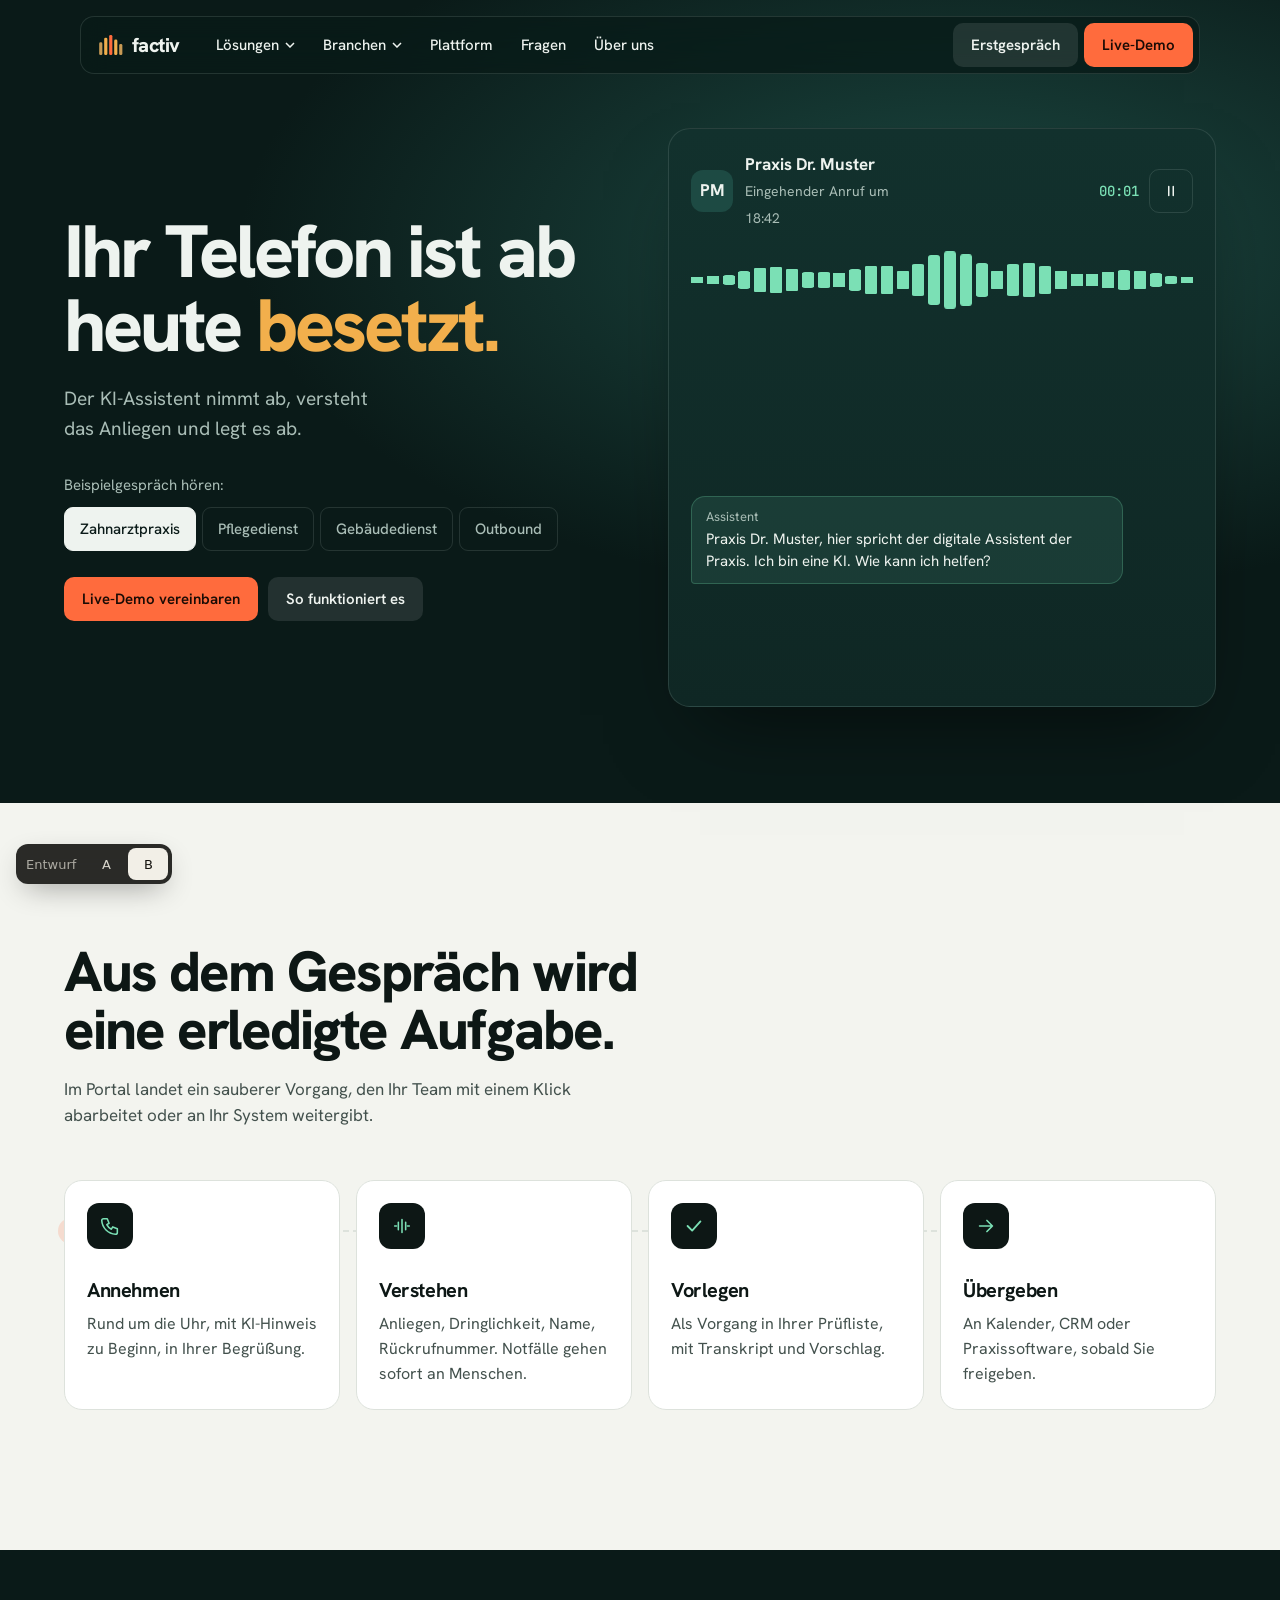
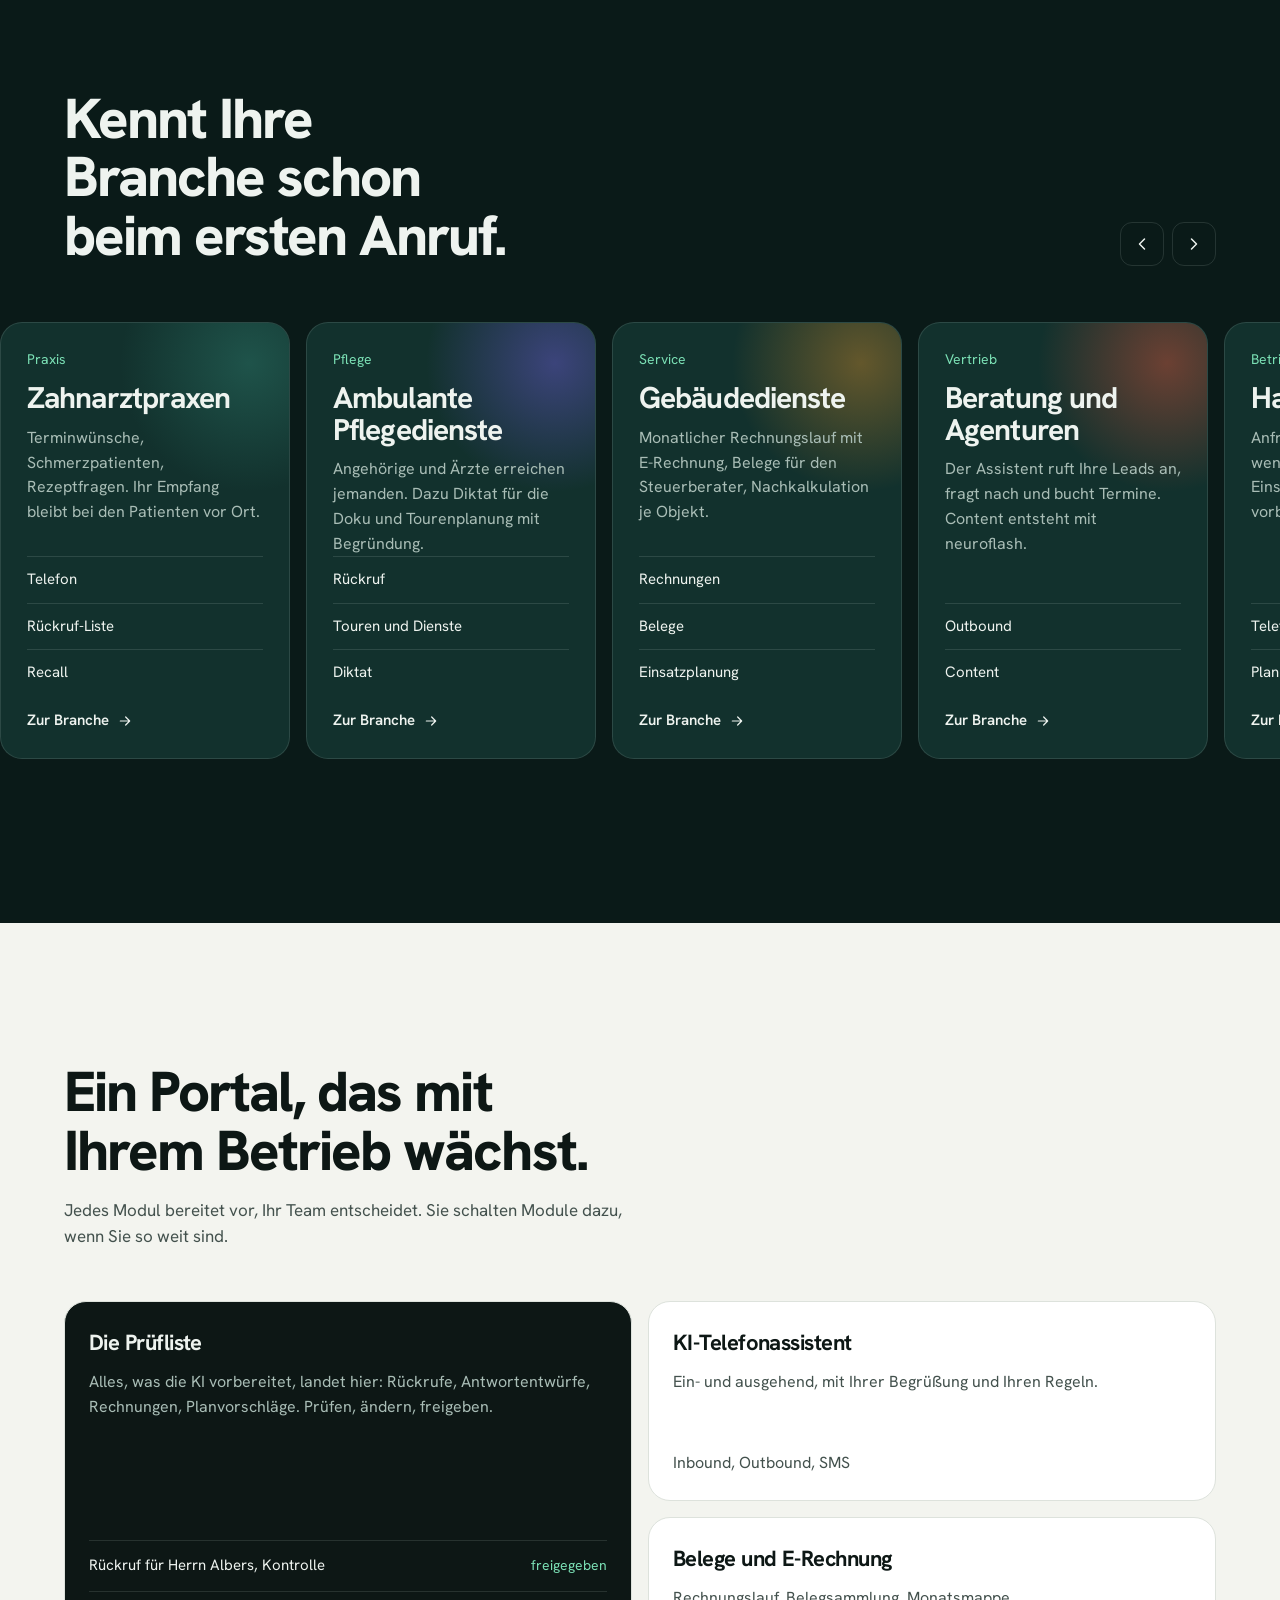
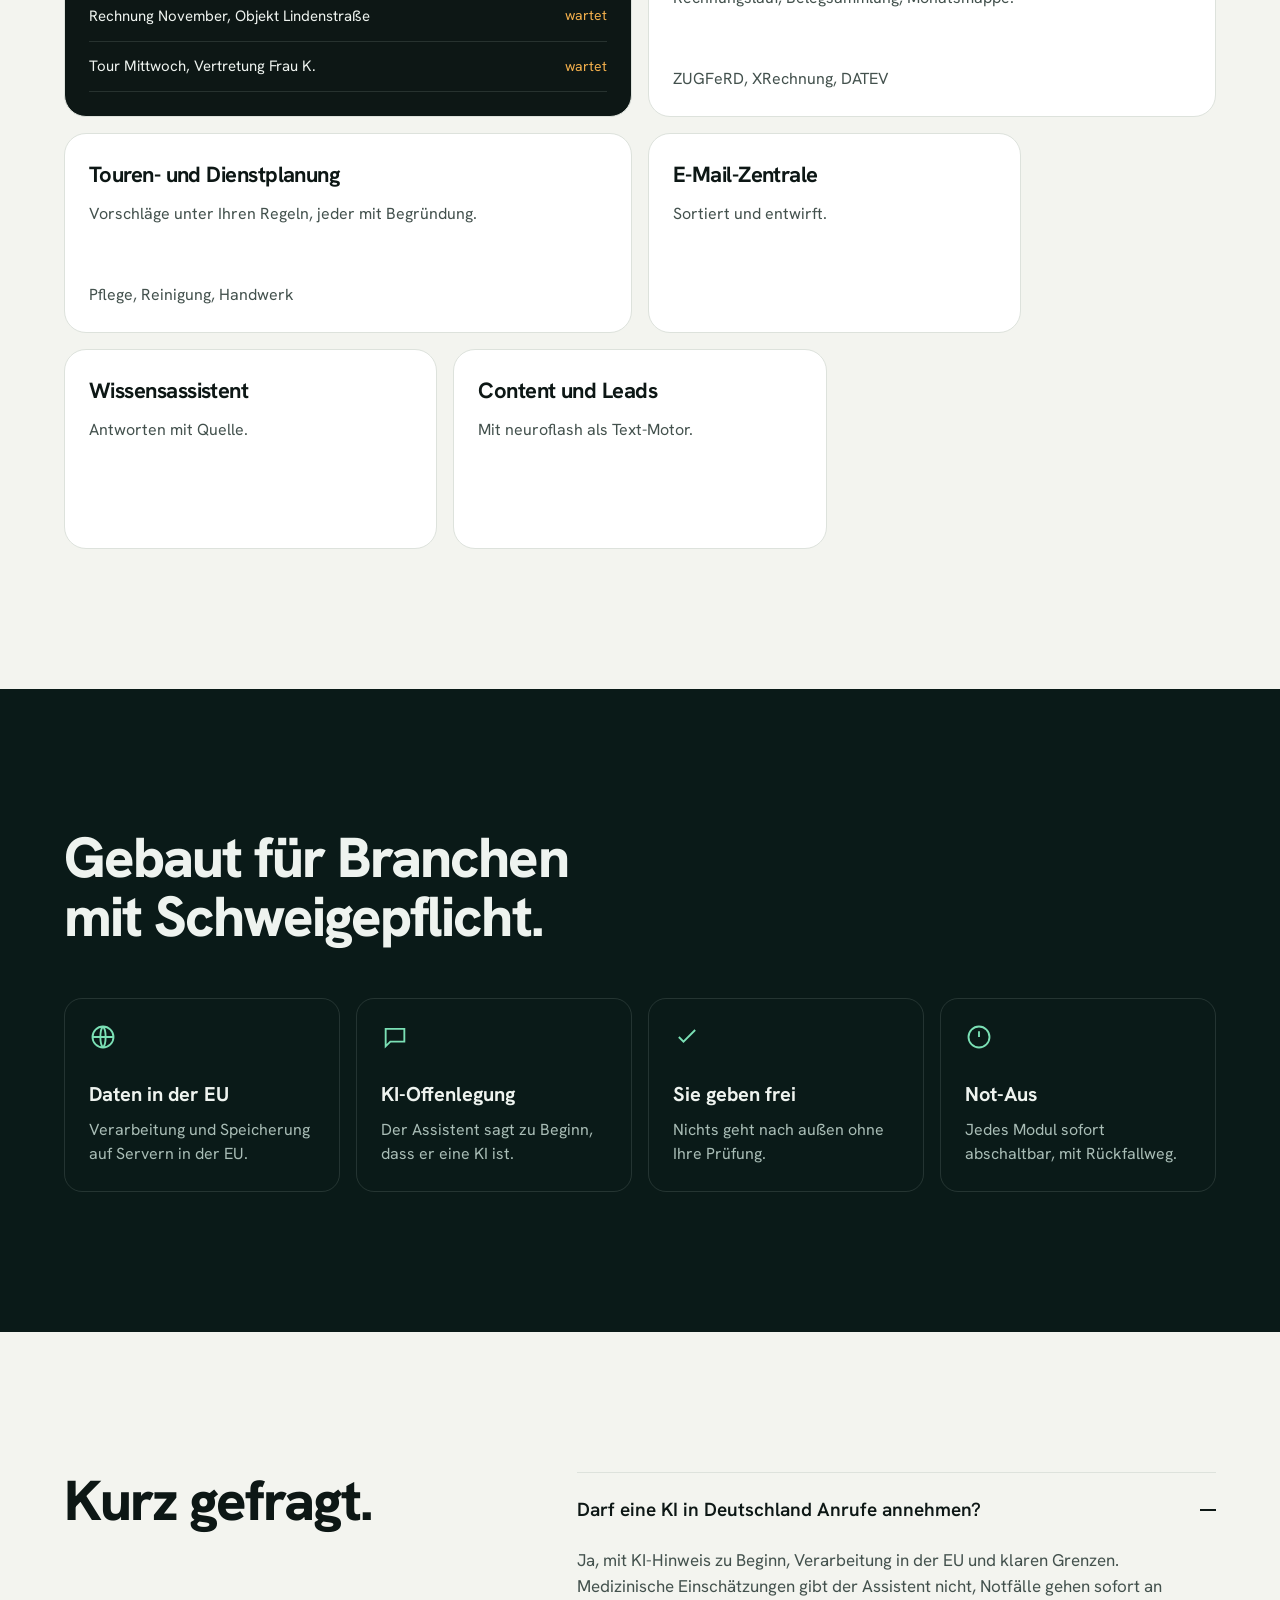
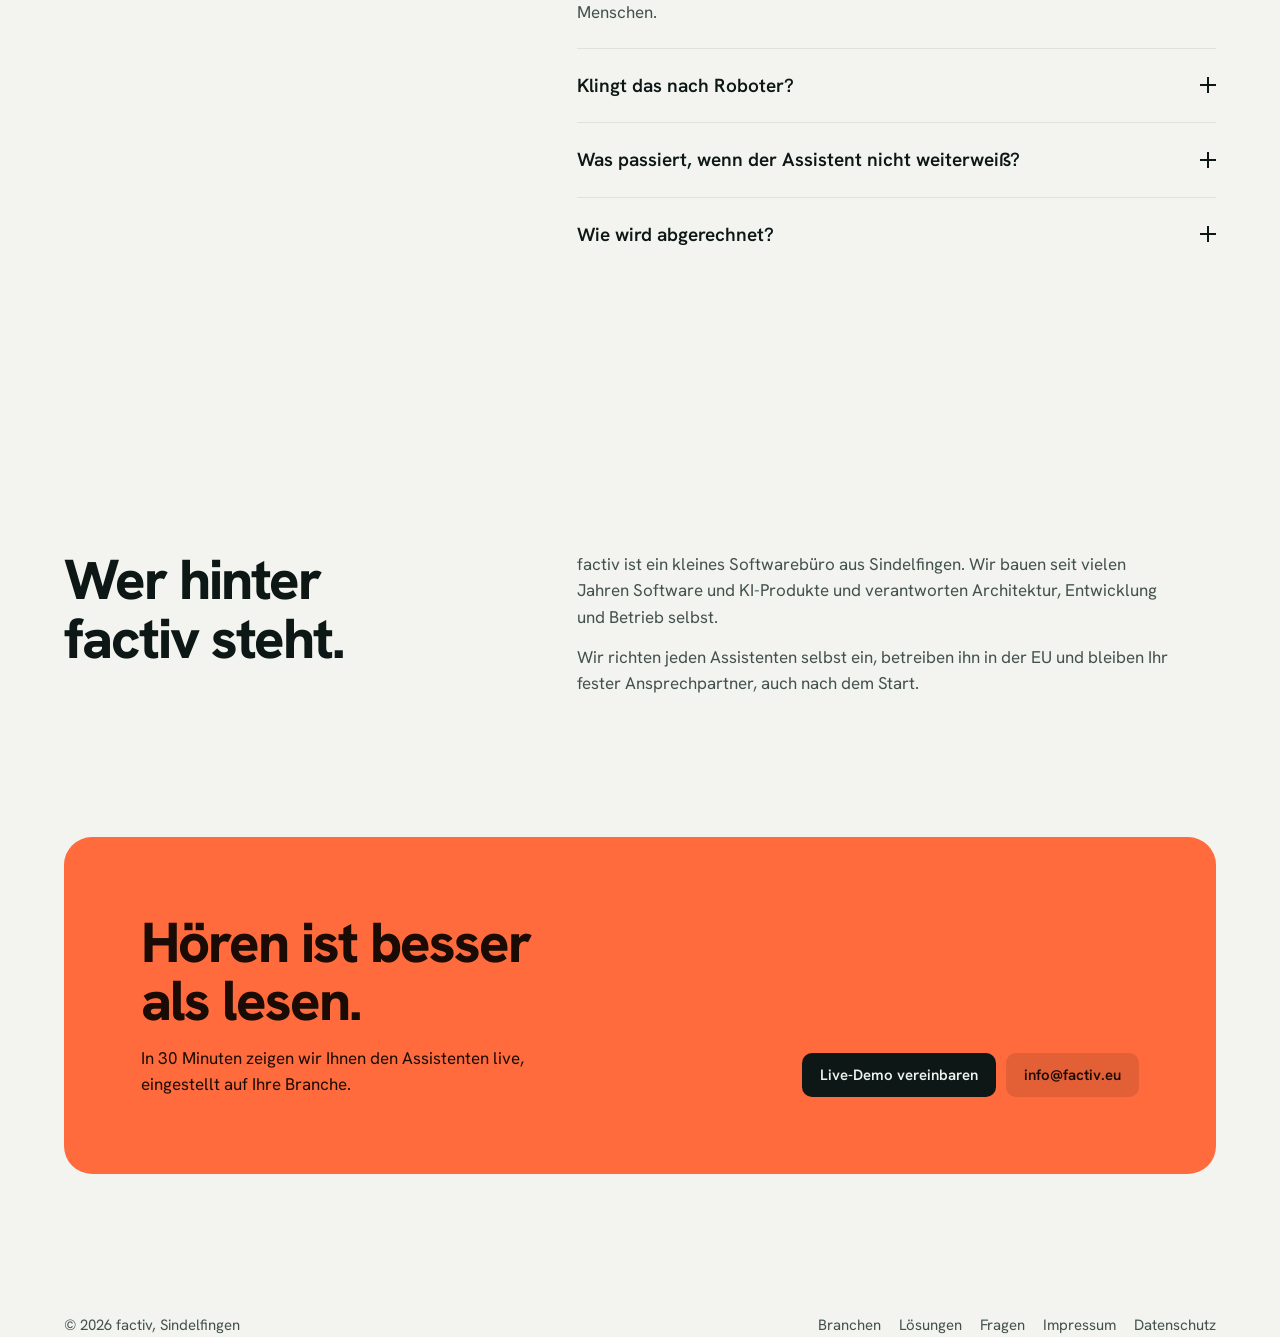
<file: index.html>
<!DOCTYPE html>
<html lang="de">
<head>
<meta charset="utf-8">
<meta name="viewport" content="width=device-width, initial-scale=1">
<title>factiv – KI-Telefonassistent und Portal für Praxen, Pflege und Betriebe</title>
<link rel="canonical" href="https://factiv.eu/">
<link rel="icon" href="/assets/favicon/favicon.svg" type="image/svg+xml">
<link rel="apple-touch-icon" href="/assets/favicon/apple-touch-icon.png">
<meta name="theme-color" content="#0A1A18">
<meta property="og:type" content="website">
<meta property="og:url" content="https://factiv.eu/">
<meta property="og:title" content="factiv – KI-Telefonassistent und Portal für Praxen, Pflege und Betriebe">
<meta property="og:description" content="Der KI-Assistent nimmt ab, versteht das Anliegen und legt Rückruf oder Termin in Ihr Portal. EU-gehostet, Sie geben frei.">
<meta property="og:locale" content="de_DE">
<meta name="description" content="Der KI-Telefonassistent von factiv nimmt Anrufe an, versteht das Anliegen und legt Rückruf oder Termin in Ihrem Portal ab. Für Zahnarztpraxen, Pflegedienste, Gebäudedienste und Beratungen. EU-gehostet.">
<link rel="preload" href="/assets/fonts-v5/hanken-grotesk-latin-wght-normal.woff2" as="font" type="font/woff2" crossorigin>
<link rel="stylesheet" href="/assets/fonts-v5/fonts.css">
<script type="application/ld+json">
{"@context": "https://schema.org", "@graph": [{"@type": "Organization", "@id": "https://factiv.eu/#org", "name": "factiv", "url": "https://factiv.eu/", "email": "info@factiv.eu", "areaServed": "DE", "address": {"@type": "PostalAddress", "addressLocality": "Sindelfingen", "postalCode": "71063", "addressCountry": "DE"}, "founder": {"@type": "Person", "name": "Donald Vlahovic"}, "knowsAbout": ["KI-Telefonassistent", "Outbound-Terminierung", "E-Rechnung", "Tourenplanung", "DSGVO", "EU AI Act"]}, {"@type": "WebSite", "@id": "https://factiv.eu/#site", "url": "https://factiv.eu/", "name": "factiv", "inLanguage": "de-DE", "publisher": {"@id": "https://factiv.eu/#org"}}, {"@type": "Service", "name": "KI-Telefonassistent", "provider": {"@id": "https://factiv.eu/#org"}, "areaServed": "DE", "audience": {"@type": "BusinessAudience", "name": "Zahnarztpraxen, Arztpraxen, Pflegedienste, Gebäudedienste, Handwerk, Beratung"}}, {"@type": "FAQPage", "mainEntity": [{"@type": "Question", "name": "Darf eine KI in Deutschland Anrufe annehmen?", "acceptedAnswer": {"@type": "Answer", "text": "Ja, mit KI-Hinweis zu Beginn, Verarbeitung in der EU und klaren Grenzen. Medizinische Einschätzungen gibt der Assistent nicht, Notfälle gehen sofort an Menschen."}}, {"@type": "Question", "name": "Klingt das nach Roboter?", "acceptedAnswer": {"@type": "Answer", "text": "Rufen Sie selbst an und urteilen Sie. Stimme, Begrüßung und Tempo stellen wir auf Ihren Betrieb ein."}}, {"@type": "Question", "name": "Was passiert, wenn der Assistent nicht weiterweiß?", "acceptedAnswer": {"@type": "Answer", "text": "Er sagt es, nimmt einen Rückrufwunsch auf und legt ihn mit Transkript in Ihre Prüfliste."}}, {"@type": "Question", "name": "Wie wird abgerechnet?", "acceptedAnswer": {"@type": "Answer", "text": "Grundgebühr für das Portal, Preis je aktivem Modul, KI-Verbrauch nach Nutzung."}}]}]}
</script>
<style>
/* hallmark · custom direction "Live-Leitung" (by request) · genre atmospheric/voice · signature: the live call in the hero, ending in a real task in the portal
   critique: v1 had eyebrows, tracked caps labels, unicode icons, card-in-card rows, unbelegte Status-Badges, JS-only h1, height-animated waveform, identical reveal on every section. v2 removes them.
   waive 10 (status dot): none left · answered: hero fits 1280x800 */
:root{
  --night:#0A1A18; --deep:#0F2724; --deep-2:#12312D; --deep-3:#1D4A43; --line:rgba(225,240,232,.12); --line-2:rgba(225,240,232,.22);
  --veil:rgba(10,26,24,.78); --tint:rgba(255,255,255,.06); --tint-2:rgba(255,255,255,.10); --mint-tint:rgba(123,224,181,.10); --mint-line:rgba(123,224,181,.24);
  --mist:#A9BDB6; --snow:#EEF3EF; --fog:#F3F4EF; --paper:#FFFFFF; --rule:#DDE2DC; --chip:#E7ECE6;
  --ink:#0D1715; --ink-2:#43514D; --coral:#FF6B3D; --coral-ink:#1A0B05; --coral-soft:rgba(26,11,5,.12); --amber:#F2AF4C; --mint:#7BE0B5; --bronze:#C89A55;
  --halo:rgba(255,107,61,.18); --b-zahn:#2E7D6E; --b-pflege:#6E5BD9; --b-geb:#C7862A; --b-ber:#D9533A; --b-hand:#3A7BD9;
  --shadow-lg:0 40px 80px -32px rgba(0,0,0,.55); --shadow-md:0 20px 40px -24px rgba(13,23,21,.28);
  --f:"Hanken Grotesk",system-ui,sans-serif; --m:"JetBrains Mono",ui-monospace,monospace;
  --out:cubic-bezier(.23,1,.32,1); --in-out:cubic-bezier(.77,0,.175,1);
  --pad:clamp(20px,5vw,64px); --max:1280px;
}
*{box-sizing:border-box;margin:0;padding:0}
html,body{overflow-x:clip}
body{font-family:var(--f);background:var(--fog);color:var(--ink);font-size:17px;line-height:1.55;-webkit-font-smoothing:antialiased}
::selection{background:var(--coral);color:var(--coral-ink)}
a{color:inherit;text-decoration:none}
:focus-visible{outline:2px solid var(--coral);outline-offset:3px;border-radius:6px}
.wrap{max-width:var(--max);margin:0 auto;padding:0 var(--pad)}
.sr{position:absolute;width:1px;height:1px;overflow:hidden;clip-path:inset(50%);white-space:nowrap}
h1,h2,h3{overflow-wrap:break-word;min-width:0;text-wrap:balance}

/* NAV */
header{position:fixed;inset:16px 0 auto;z-index:50;display:flex;justify-content:center;padding:0 16px}
.nav{display:flex;align-items:center;gap:6px;padding:6px 6px 6px 18px;border-radius:14px;background:var(--veil);backdrop-filter:blur(14px) saturate(140%);border:1px solid var(--line);color:var(--snow);width:min(1120px,100%);position:relative}
.logo{display:flex;gap:9px;align-items:center;font-weight:800;font-size:20px;letter-spacing:-.03em;margin-right:18px;min-height:44px}
.nav ul{display:flex;list-style:none;gap:2px}
.nav li{position:static}
.nav li>a,.nav li>button{display:flex;align-items:center;gap:6px;min-height:44px;padding:0 13px;border-radius:9px;font:500 15px var(--f);color:var(--snow);background:none;border:0;cursor:pointer;transition:background-color .15s var(--out)}
.nav li>button svg{transition:transform .2s var(--out)}
.nav li>button[aria-expanded=true] svg{transform:rotate(180deg)}
.drop{position:absolute;top:calc(100% + 12px);left:50%;translate:-50% 0;width:680px;display:grid;grid-template-columns:1fr 1fr 210px;gap:4px;padding:8px;border-radius:14px;background:var(--deep);border:1px solid var(--line);box-shadow:var(--shadow-lg);
  opacity:0;scale:.97;transform-origin:top center;pointer-events:none;visibility:hidden;transition:opacity .16s var(--out),scale .2s var(--out),visibility 0s .2s}
.drop::before{content:"";position:absolute;inset:-14px 0 auto;height:14px}
.nav li.open .drop{opacity:1;scale:1;pointer-events:auto;visibility:visible;transition:opacity .16s var(--out),scale .2s var(--out),visibility 0s}
.drop a{display:flex;gap:12px;padding:12px;border-radius:10px;transition:background-color .15s var(--out)}
.drop .ic{flex:0 0 34px;height:34px;border-radius:9px;display:grid;place-items:center;background:var(--mint-tint);color:var(--mint)}
.drop b{display:block;font-weight:600;font-size:15px}.drop span{font-size:14px;color:var(--mist)}
.drop .promo{grid-column:3;grid-row:1/span 3;border-radius:10px;padding:18px;background:linear-gradient(160deg,var(--deep-3),var(--night));display:flex;flex-direction:column;justify-content:flex-end;gap:6px}
.drop .promo b{font-size:18px;line-height:1.25}
.nav .cta{margin-left:auto;display:flex;gap:6px}
.menu-btn{display:none;width:44px;height:44px;border-radius:10px;border:0;background:var(--tint);color:var(--snow);cursor:pointer;place-items:center}
.btn{display:inline-flex;align-items:center;justify-content:center;gap:10px;min-height:44px;padding:0 18px;border-radius:10px;font:600 15px var(--f);border:0;cursor:pointer;transition:transform .16s var(--out),background-color .2s var(--out),box-shadow .2s var(--out)}
.btn:active{transform:scale(.97)}
.btn.coral{background:var(--coral);color:var(--coral-ink)}
.btn.glass{background:var(--tint-2);color:var(--snow)}
.btn.dark{background:var(--ink);color:var(--snow)}
.btn.soft{background:var(--coral-soft);color:var(--coral-ink)}
@media (hover:hover) and (pointer:fine){
  .nav li>a:hover,.nav li>button:hover{background:var(--tint-2)}
  .drop a:hover{background:var(--tint)}
  .btn.coral:hover{box-shadow:0 8px 24px -8px var(--coral)}
  .btn.glass:hover{background:var(--line-2)}
}

/* HERO */
.hero{background:radial-gradient(1200px 600px at 75% 30%,var(--deep-3) 0%,transparent 60%),var(--night);color:var(--snow);padding:128px 0 96px;position:relative}
.hg{display:grid;grid-template-columns:minmax(0,1fr) minmax(0,1fr);gap:56px;align-items:center}
h1{font-size:clamp(44px,5.8vw,84px);line-height:1;letter-spacing:-.04em;font-weight:800;margin-bottom:22px}
h1 .w{display:inline-block;animation:w .5s var(--out) both}
h1 .w:nth-child(2){animation-delay:.05s}h1 .w:nth-child(3){animation-delay:.1s}h1 .w:nth-child(4){animation-delay:.15s}h1 .w:nth-child(5){animation-delay:.2s}h1 .w:nth-child(6){animation-delay:.25s}
@keyframes w{from{opacity:0;transform:translateY(12px);filter:blur(6px)}}
h1 .hl{color:var(--amber)}
.lede{font-size:clamp(18px,1.5vw,21px);color:var(--mist);max-width:30ch}
.tabs-label{margin:30px 0 10px;font-size:15px;color:var(--mist)}
.tabs{display:flex;gap:6px;flex-wrap:wrap}
.tab{min-height:44px;padding:0 15px;border-radius:9px;font:500 15px var(--f);color:var(--mist);background:none;border:1px solid var(--line);cursor:pointer;transition:color .2s var(--out),border-color .2s var(--out),background-color .2s var(--out)}
.tab[aria-selected=true]{color:var(--night);background:var(--snow);border-color:var(--snow)}
@media (hover:hover) and (pointer:fine){.tab:hover:not([aria-selected=true]){border-color:var(--line-2);color:var(--snow)}}
.hero .row{display:flex;gap:10px;flex-wrap:wrap;margin-top:26px}

/* call card */
.call{position:relative;border-radius:22px;background:linear-gradient(180deg,var(--deep-2),var(--deep));border:1px solid var(--line);padding:22px 22px 30px;box-shadow:var(--shadow-lg)}
.call-top{display:flex;justify-content:space-between;align-items:center;gap:12px}
.who{display:flex;gap:12px;align-items:center;min-width:0}
.av{flex:0 0 42px;height:42px;border-radius:12px;background:var(--deep-3);display:grid;place-items:center;font-weight:700}
.who b{display:block}.who span{color:var(--mist);font-size:14px}
.call-ctl{display:flex;align-items:center;gap:10px}
.timer{font:500 14px var(--m);color:var(--mint);font-variant-numeric:tabular-nums}
.pause{width:44px;height:44px;border-radius:10px;border:1px solid var(--line);background:none;color:var(--snow);cursor:pointer;display:grid;place-items:center}
.wave{display:flex;gap:4px;align-items:center;height:64px;margin:18px 0 12px}
.wave i{flex:1;height:58px;border-radius:3px;background:var(--amber);transform:scaleY(.1);transform-origin:center;will-change:transform}
.wave i:nth-child(5n+3){background:var(--coral)}
.wave.ai i{background:var(--mint)}
.ts{height:260px;overflow:hidden;mask-image:linear-gradient(transparent,#000 22%)}
.ts>div{display:flex;flex-direction:column;justify-content:flex-end;gap:10px;min-height:100%}
.bub{max-width:86%;padding:11px 14px;border-radius:14px;font-size:15px;line-height:1.45;animation:bub .26s var(--out) both}
.bub.ai{background:var(--mint-tint);border:1px solid var(--mint-line);border-bottom-left-radius:4px}
.bub.caller{align-self:flex-end;background:var(--tint);border-bottom-right-radius:4px}
.bub small{display:block;font-size:13px;color:var(--mist);margin-bottom:2px}
@keyframes bub{from{opacity:0;transform:translateY(6px) scale(.98)}}
.result{margin-top:14px;background:var(--snow);color:var(--ink);border-radius:16px;padding:14px 16px;display:grid;grid-template-columns:auto minmax(0,1fr) auto;gap:14px;align-items:center;
  opacity:0;transform:translateY(8px) scale(.98);transition:opacity .22s var(--out),transform .28s var(--out)}
.result.show{opacity:1;transform:none}
.result .ok{width:36px;height:36px;border-radius:10px;background:var(--ink);color:var(--mint);display:grid;place-items:center}
.result b{display:block;font-size:15px}.result span{font-size:14px;color:var(--ink-2)}
.result .dest{font-size:13px;padding:5px 9px;border-radius:6px;background:var(--chip)}

/* sections */
section{padding:clamp(80px,11vw,140px) 0}
.sh{max-width:760px;margin-bottom:52px}
h2{font-size:clamp(34px,4.4vw,58px);line-height:1.04;letter-spacing:-.035em;font-weight:800}
.sh p{color:var(--ink-2);margin-top:16px;max-width:58ch}
/* flow */
.flow{position:relative;display:grid;grid-template-columns:repeat(4,minmax(0,1fr));gap:16px}
.flow .track{position:absolute;left:0;right:0;top:44px;height:14px;container-type:inline-size;z-index:0}
.flow .track::before{content:"";position:absolute;inset:6px 0 auto;border-top:2px dashed var(--rule)}
.pulse{position:absolute;left:0;top:0;width:14px;height:14px;border-radius:50%;background:var(--coral);box-shadow:0 0 0 6px var(--halo);animation:travel 4.8s var(--in-out) infinite}
@keyframes travel{0%{transform:translateX(0);opacity:0}8%,88%{opacity:1}100%{transform:translateX(calc(100cqw - 14px));opacity:0}}
.step{position:relative;z-index:1;background:var(--paper);border:1px solid var(--rule);border-radius:18px;padding:22px;transition:transform .25s var(--out),box-shadow .25s var(--out)}
@media (hover:hover) and (pointer:fine){.step:hover{transform:translateY(-3px);box-shadow:var(--shadow-md)}}
.step .n{width:46px;height:46px;border-radius:12px;background:var(--ink);color:var(--mint);display:grid;place-items:center;margin-bottom:26px}
.step h3{font-size:20px;letter-spacing:-.02em;margin-bottom:6px}
.step p{font-size:16px;color:var(--ink-2)}

/* branchen scroller */
.dark{background:var(--night);color:var(--snow)}
.dark .sh p{color:var(--mist)}
.sh-row{display:flex;justify-content:space-between;align-items:end;gap:24px;flex-wrap:wrap;max-width:none}
.scroller{display:grid;grid-auto-flow:column;grid-auto-columns:minmax(290px,370px);gap:16px;overflow-x:auto;scroll-snap-type:x mandatory;padding:4px var(--pad) 24px;margin:0 calc(var(--pad)*-1);scrollbar-width:none;overscroll-behavior-x:contain}
.scroller::-webkit-scrollbar{display:none}
.bcard{scroll-snap-align:start;border-radius:22px;padding:26px;min-height:400px;display:flex;flex-direction:column;background:var(--deep-2);border:1px solid var(--line);position:relative;overflow:hidden;transition:transform .3s var(--out),border-color .2s var(--out)}
.bcard .kind{font-size:14px;color:var(--mint)}
.bcard h3{font-size:30px;letter-spacing:-.03em;line-height:1.05;margin:12px 0 12px;position:relative}
.bcard p{color:var(--mist);font-size:16px;position:relative}
.bcard ul{list-style:none;margin-top:auto;border-top:1px solid var(--line);position:relative}
.bcard li{padding:11px 0;border-bottom:1px solid var(--line);font-size:15px;display:flex;justify-content:space-between}
.bcard li:last-child{border-bottom:0}
.bcard .more{margin-top:14px;font-size:15px;font-weight:600;color:var(--snow);display:inline-flex;gap:8px;align-items:center;position:relative}
.bcard .glow{position:absolute;width:260px;height:260px;border-radius:50%;right:-90px;top:-90px;background:radial-gradient(var(--c,var(--deep-3)),transparent 70%);opacity:.45;transition:transform .5s var(--out)}
@media (hover:hover) and (pointer:fine){.bcard:hover{transform:translateY(-4px);border-color:var(--line-2)}.bcard:hover .glow{transform:scale(1.25)}}
.sc-nav{display:flex;gap:8px}
.sc-nav button{width:44px;height:44px;border-radius:12px;border:1px solid var(--line);background:none;color:var(--snow);cursor:pointer;display:grid;place-items:center;transition:transform .16s var(--out)}
.sc-nav button:active{transform:scale(.95)}

/* bento */
.bento{display:grid;grid-template-columns:repeat(6,minmax(0,1fr));gap:16px}
.b{background:var(--paper);border:1px solid var(--rule);border-radius:22px;padding:24px;display:flex;flex-direction:column;gap:10px;min-height:200px}
.b h3{font-size:22px;letter-spacing:-.025em}
.b p{color:var(--ink-2);font-size:16px}
.b1{grid-column:span 3;grid-row:span 2;background:var(--ink);color:var(--snow)}.b1 p{color:var(--mist)}
.b2,.b3,.b4{grid-column:span 3}.b5,.b6,.b7{grid-column:span 2}
.queue{margin-top:auto;list-style:none;border-top:1px solid var(--line)}
.queue li{display:flex;align-items:center;gap:12px;padding:13px 0;border-bottom:1px solid var(--line);font-size:15px}
.queue .st{margin-left:auto;font-size:14px;color:var(--mint);white-space:nowrap}
.queue .wait .st{color:var(--amber)}
.tags{margin-top:auto;font-size:15px;color:var(--ink-2)}

/* trust */
.trust{display:grid;grid-template-columns:repeat(4,minmax(0,1fr));gap:16px}
.t{padding:24px;border-radius:18px;border:1px solid var(--line)}
.t b{display:block;font-size:20px;margin-bottom:8px}
.t p{color:var(--mist);font-size:16px}
.t svg{margin-bottom:20px;color:var(--mint)}

/* faq */
.faq{display:grid;grid-template-columns:minmax(0,1fr) minmax(0,1.4fr);gap:56px}
.faq details{border-top:1px solid var(--rule)}
.faq summary{cursor:pointer;list-style:none;font-weight:600;font-size:19px;display:flex;justify-content:space-between;align-items:center;gap:20px;padding:22px 0;min-height:44px}
.faq summary::-webkit-details-marker{display:none}
.faq summary i{flex:0 0 16px;height:16px;position:relative}
.faq summary i::before,.faq summary i::after{content:"";position:absolute;left:0;right:0;top:7px;height:2px;background:var(--ink);transition:transform .2s var(--out)}
.faq summary i::after{transform:rotate(90deg)}
.faq details[open] summary i::after{transform:rotate(0)}
.faq details p{color:var(--ink-2);padding-bottom:22px;max-width:62ch}

.final{background:var(--coral);color:var(--coral-ink);border-radius:28px;padding:clamp(40px,6vw,80px);display:grid;grid-template-columns:minmax(0,1.3fr) minmax(0,1fr);gap:40px;align-items:end}
.final .acts{display:flex;gap:10px;flex-wrap:wrap;justify-content:flex-end}
footer{padding:48px 0;color:var(--ink-2);font-size:15px;display:flex;justify-content:space-between;flex-wrap:wrap;gap:12px}
footer nav{display:flex;gap:18px;flex-wrap:wrap}

.proto{position:fixed;bottom:16px;left:16px;z-index:99;font:500 13px var(--f);background:var(--coral);color:var(--coral-ink);padding:6px 10px;border-radius:6px}

@media(max-width:980px){
 .nav ul{display:none;position:absolute;top:calc(100% + 8px);left:0;right:0;flex-direction:column;background:var(--deep);border:1px solid var(--line);border-radius:14px;padding:8px}
 .nav.mopen ul{display:flex}
 .nav .drop{display:none}
 .nav .cta .glass{display:none}
 .menu-btn{display:grid}
 .hero{padding-top:112px}
 .hg,.faq,.final{grid-template-columns:minmax(0,1fr)}
 .final .acts{justify-content:flex-start}
 .flow,.trust{grid-template-columns:repeat(2,minmax(0,1fr))}.flow .track{display:none}
 .bento{grid-template-columns:minmax(0,1fr)}.bento>.b{grid-column:auto;grid-row:auto}
}
@media(max-width:560px){.flow,.trust{grid-template-columns:minmax(0,1fr)}.ts{height:230px}}
@media(prefers-reduced-motion:reduce){
 h1 .w,.bub{animation:none}
 .pulse{animation:none;opacity:0}
 .result,.drop,.step,.bcard,.bcard .glow{transition-property:opacity}
 html{scroll-behavior:auto}
}

.vswitch{position:fixed;left:16px;bottom:16px;z-index:200;display:flex;align-items:center;gap:2px;padding:4px;border-radius:12px;background:rgba(14,14,12,.88);backdrop-filter:blur(10px);-webkit-backdrop-filter:blur(10px);box-shadow:0 10px 30px -10px rgba(0,0,0,.45);font:500 13px/1 system-ui,sans-serif;color:#d9d6cc}.vswitch span{padding:0 8px 0 6px;opacity:.75}.vswitch a{display:grid;place-items:center;min-width:40px;height:32px;padding:0 10px;border-radius:8px;color:#d9d6cc;text-decoration:none;transition:background .2s cubic-bezier(.23,1,.32,1),color .2s}.vswitch a:hover{background:rgba(255,255,255,.1);color:#fff}.vswitch a[aria-current=page]{background:#f2efe7;color:#15130f}.vswitch a:focus-visible{outline:2px solid #f2af4c;outline-offset:2px}@media print{.vswitch{display:none}}[id]{scroll-margin-top:96px}
.about{display:grid;grid-template-columns:1fr 1.4fr;gap:56px;align-items:start}.about p{color:var(--ink-2);max-width:60ch}.about p+p{margin-top:14px}@media(max-width:980px){.about{grid-template-columns:1fr;gap:20px}}
</style>
</head>
<body>

<svg width="0" height="0" style="position:absolute" aria-hidden="true">
 <symbol id="i-phone" viewBox="0 0 24 24"><path d="M5 4h4l2 5-2.5 1.5a11 11 0 0 0 5 5L15 13l5 2v4a2 2 0 0 1-2 2A16 16 0 0 1 3 6a2 2 0 0 1 2-2" fill="none" stroke="currentColor" stroke-width="1.7" stroke-linejoin="round"/></symbol>
 <symbol id="i-out" viewBox="0 0 24 24"><path d="M7 17 17 7M9 7h8v8" fill="none" stroke="currentColor" stroke-width="1.7" stroke-linecap="round" stroke-linejoin="round"/></symbol>
 <symbol id="i-mail" viewBox="0 0 24 24"><rect x="3" y="5" width="18" height="14" rx="2" fill="none" stroke="currentColor" stroke-width="1.7"/><path d="m3.5 6 8.5 7 8.5-7" fill="none" stroke="currentColor" stroke-width="1.7"/></symbol>
 <symbol id="i-doc" viewBox="0 0 24 24"><path d="M7 3h7l4 4v14H7z M14 3v4h4 M10 12h5M10 16h5" fill="none" stroke="currentColor" stroke-width="1.7" stroke-linejoin="round"/></symbol>
 <symbol id="i-route" viewBox="0 0 24 24"><circle cx="6" cy="18" r="2.2" fill="none" stroke="currentColor" stroke-width="1.7"/><circle cx="18" cy="6" r="2.2" fill="none" stroke="currentColor" stroke-width="1.7"/><path d="M8 18h7a3 3 0 0 0 0-6H9a3 3 0 0 1 0-6h7" fill="none" stroke="currentColor" stroke-width="1.7"/></symbol>
 <symbol id="i-pen" viewBox="0 0 24 24"><path d="M4 20l4-1 11-11-3-3L5 16z" fill="none" stroke="currentColor" stroke-width="1.7" stroke-linejoin="round"/></symbol>
 <symbol id="i-wave" viewBox="0 0 24 24"><path d="M4 12h2M8 8v8M12 5v14M16 8v8M20 12h-2" fill="none" stroke="currentColor" stroke-width="1.7" stroke-linecap="round"/></symbol>
 <symbol id="i-check" viewBox="0 0 24 24"><path d="m5 12 5 5L19 7" fill="none" stroke="currentColor" stroke-width="2" stroke-linecap="round" stroke-linejoin="round"/></symbol>
 <symbol id="i-arrow" viewBox="0 0 24 24"><path d="M5 12h14M13 6l6 6-6 6" fill="none" stroke="currentColor" stroke-width="1.8" stroke-linecap="round" stroke-linejoin="round"/></symbol>
 <symbol id="i-left" viewBox="0 0 24 24"><path d="M15 6l-6 6 6 6" fill="none" stroke="currentColor" stroke-width="1.8" stroke-linecap="round" stroke-linejoin="round"/></symbol>
 <symbol id="i-right" viewBox="0 0 24 24"><path d="M9 6l6 6-6 6" fill="none" stroke="currentColor" stroke-width="1.8" stroke-linecap="round" stroke-linejoin="round"/></symbol>
 <symbol id="i-pause" viewBox="0 0 24 24"><path d="M9 6v12M15 6v12" fill="none" stroke="currentColor" stroke-width="2" stroke-linecap="round"/></symbol>
 <symbol id="i-play" viewBox="0 0 24 24"><path d="M8 5v14l11-7z" fill="currentColor"/></symbol>
</svg>

<header>
 <nav class="nav" aria-label="Hauptnavigation" id="nav">
  <a href="/" class="logo" aria-label="factiv Startseite"><svg width="24" height="20" viewBox="0 0 26 22" aria-hidden="true"><rect x="0" y="8" width="3.5" height="14" rx="1.5" fill="var(--bronze)"/><rect x="5.5" y="3" width="3.5" height="19" rx="1.5" fill="var(--amber)"/><rect x="11" y="0" width="3.5" height="22" rx="1.5" fill="var(--coral)"/><rect x="16.5" y="5" width="3.5" height="17" rx="1.5" fill="var(--amber)"/><rect x="22" y="10" width="3.5" height="12" rx="1.5" fill="var(--bronze)"/></svg>factiv</a>
  <ul id="menu">
   <li><button aria-expanded="false" aria-controls="drop-l">Lösungen <svg width="10" height="6" viewBox="0 0 10 6" aria-hidden="true"><path d="M1 1l4 4 4-4" stroke="currentColor" fill="none" stroke-width="1.5"/></svg></button>
    <div class="drop" id="drop-l">
     <a href="#h-plattform"><span class="ic"><svg width="18" height="18"><use href="#i-phone"/></svg></span><div><b>KI-Telefonassistent</b><span>Eingehende Anrufe, rund um die Uhr</span></div></a>
     <a href="#h-plattform"><span class="ic"><svg width="18" height="18"><use href="#i-out"/></svg></span><div><b>Outbound-Terminierung</b><span>Leads anrufen, Termine buchen</span></div></a>
     <a href="#h-plattform"><span class="ic"><svg width="18" height="18"><use href="#i-mail"/></svg></span><div><b>E-Mail-Zentrale</b><span>Sortieren, entwerfen, freigeben</span></div></a>
     <a href="#h-plattform"><span class="ic"><svg width="18" height="18"><use href="#i-doc"/></svg></span><div><b>Belege und E-Rechnung</b><span>ZUGFeRD, XRechnung, DATEV</span></div></a>
     <a href="#h-plattform"><span class="ic"><svg width="18" height="18"><use href="#i-route"/></svg></span><div><b>Touren- und Dienstplanung</b><span>Vorschläge mit Begründung</span></div></a>
     <a href="#h-plattform"><span class="ic"><svg width="18" height="18"><use href="#i-pen"/></svg></span><div><b>Content und Leads</b><span>Mit neuroflash als Text-Motor</span></div></a>
     <a class="promo" href="mailto:info@factiv.eu?subject=Live-Demo%20factiv"><b>Live-Demo vereinbaren</b><span>30 Minuten, mit Ihrer Branche</span></a>
    </div></li>
   <li><button aria-expanded="false" aria-controls="drop-b">Branchen <svg width="10" height="6" viewBox="0 0 10 6" aria-hidden="true"><path d="M1 1l4 4 4-4" stroke="currentColor" fill="none" stroke-width="1.5"/></svg></button>
    <div class="drop" id="drop-b">
     <a href="#h-branchen"><div><b>Zahnarztpraxen</b><span>Termine, Schmerzpatienten, Rezepte</span></div></a>
     <a href="#h-branchen"><div><b>Arztpraxen</b><span>Hausarzt und Facharzt</span></div></a>
     <a href="#h-branchen"><div><b>Pflegedienste</b><span>Rückruf, Diktat, Touren</span></div></a>
     <a href="#h-branchen"><div><b>Gebäudedienste</b><span>Rechnungslauf, Einsätze</span></div></a>
     <a href="#h-branchen"><div><b>Handwerk</b><span>Anfragen und Einsätze</span></div></a>
     <a href="#h-branchen"><div><b>Beratung und Agenturen</b><span>Outbound und Content</span></div></a>
     <a class="promo" href="#h-faq"><b>Darf eine KI in der Praxis ans Telefon?</b><span>Kurz beantwortet</span></a>
    </div></li>
   <li><a href="#h-plattform">Plattform</a></li>
   <li><a href="#h-faq">Fragen</a></li>
   <li><a href="#ueber-uns">Über uns</a></li>
  </ul>
  <div class="cta"><a class="btn glass" href="#kontakt">Erstgespräch</a><a class="btn coral" href="#kontakt">Live-Demo</a>
   <button class="menu-btn" aria-label="Menü öffnen" aria-expanded="false" aria-controls="menu"><svg width="20" height="20" viewBox="0 0 24 24" aria-hidden="true"><path d="M4 7h16M4 12h16M4 17h16" stroke="currentColor" stroke-width="1.8" stroke-linecap="round"/></svg></button></div>
 </nav>
</header>

<main>
<section class="hero" aria-labelledby="h1">
 <div class="wrap hg">
  <div>
   <h1 id="h1"><span class="w">Ihr</span> <span class="w">Telefon</span> <span class="w">ist</span> <span class="w">ab</span> <span class="w">heute</span> <span class="w hl">besetzt.</span></h1>
   <p class="lede">Der KI-Assistent nimmt ab, versteht das Anliegen und legt es ab.</p>
   <p class="tabs-label" id="tabs-label">Beispielgespräch hören:</p>
   <div class="tabs" role="tablist" aria-labelledby="tabs-label">
    <button class="tab" role="tab" id="t-zahn" aria-selected="true" aria-controls="callpanel" data-s="zahn">Zahnarztpraxis</button>
    <button class="tab" role="tab" id="t-pflege" aria-selected="false" aria-controls="callpanel" tabindex="-1" data-s="pflege">Pflegedienst</button>
    <button class="tab" role="tab" id="t-geb" aria-selected="false" aria-controls="callpanel" tabindex="-1" data-s="geb">Gebäudedienst</button>
    <button class="tab" role="tab" id="t-out" aria-selected="false" aria-controls="callpanel" tabindex="-1" data-s="out">Outbound</button>
   </div>
   <div class="row"><a class="btn coral" href="#kontakt">Live-Demo vereinbaren</a><a class="btn glass" href="#ablauf">So funktioniert es</a></div>
  </div>
  <div class="call" id="callpanel" role="tabpanel" aria-labelledby="t-zahn">
   <div class="call-top">
    <div class="who"><div class="av" id="av" aria-hidden="true">PM</div><div><b id="who">Praxis Dr. Muster</b><span id="sub">Eingehender Anruf um 18:42</span></div></div>
    <div class="call-ctl"><span class="timer" id="t" aria-hidden="true">00:00</span><button class="pause" id="pause" aria-label="Animation pausieren" aria-pressed="false"><svg width="18" height="18"><use href="#i-pause"/></svg></button></div>
   </div>
   <div class="wave" id="wave" aria-hidden="true"></div>
   <div class="ts" aria-hidden="true"><div id="ts"></div></div>
   <p class="sr" id="sr-summary">Beispiel: Ein Patient wünscht einen Kontrolltermin am Vormittag. Der Assistent nimmt Namen und Rückrufnummer auf und legt einen Rückruf in der Prüfliste an.</p>
   <div class="result" id="res" aria-live="polite"><span class="ok" aria-hidden="true"><svg width="18" height="18"><use href="#i-check"/></svg></span><div><b id="rt">Rückruf angelegt</b><span id="rs">Herr Albers, Kontrolltermin, vormittags</span></div><span class="dest" id="rm">Prüfliste</span></div>
  </div>
 </div>
</section>

<section id="ablauf" aria-labelledby="h-ablauf">
 <div class="wrap">
  <div class="sh"><h2 id="h-ablauf">Aus dem Gespräch wird eine erledigte Aufgabe.</h2><p>Im Portal landet ein sauberer Vorgang, den Ihr Team mit einem Klick abarbeitet oder an Ihr System weitergibt.</p></div>
  <div class="flow">
   <div class="track" aria-hidden="true"><span class="pulse"></span></div>
   <div class="step"><div class="n"><svg width="22" height="22" aria-hidden="true"><use href="#i-phone"/></svg></div><h3>Annehmen</h3><p>Rund um die Uhr, mit KI-Hinweis zu Beginn, in Ihrer Begrüßung.</p></div>
   <div class="step"><div class="n"><svg width="22" height="22" aria-hidden="true"><use href="#i-wave"/></svg></div><h3>Verstehen</h3><p>Anliegen, Dringlichkeit, Name, Rückrufnummer. Notfälle gehen sofort an Menschen.</p></div>
   <div class="step"><div class="n"><svg width="22" height="22" aria-hidden="true"><use href="#i-check"/></svg></div><h3>Vorlegen</h3><p>Als Vorgang in Ihrer Prüfliste, mit Transkript und Vorschlag.</p></div>
   <div class="step"><div class="n"><svg width="22" height="22" aria-hidden="true"><use href="#i-arrow"/></svg></div><h3>Übergeben</h3><p>An Kalender, CRM oder Praxissoftware, sobald Sie freigeben.</p></div>
  </div>
 </div>
</section>

<section class="dark" aria-labelledby="h-branchen">
 <div class="wrap">
  <div class="sh sh-row"><h2 id="h-branchen" style="max-width:16ch">Kennt Ihre Branche schon beim ersten Anruf.</h2><div class="sc-nav"><button aria-label="Vorherige Branche" data-d="-1"><svg width="20" height="20" aria-hidden="true"><use href="#i-left"/></svg></button><button aria-label="Nächste Branche" data-d="1"><svg width="20" height="20" aria-hidden="true"><use href="#i-right"/></svg></button></div></div>
  <div class="scroller" id="sc" tabindex="0" aria-label="Branchen">
   <a class="bcard" href="#kontakt" style="--c:var(--b-zahn)"><span class="glow"></span><span class="kind">Praxis</span><h3>Zahnarzt&shy;praxen</h3><p>Terminwünsche, Schmerzpatienten, Rezeptfragen. Ihr Empfang bleibt bei den Patienten vor Ort.</p><ul><li>Telefon</li><li>Rückruf-Liste</li><li>Recall</li></ul><span class="more">Zur Branche <svg width="16" height="16" aria-hidden="true"><use href="#i-arrow"/></svg></span></a>
   <a class="bcard" href="#kontakt" style="--c:var(--b-pflege)"><span class="glow"></span><span class="kind">Pflege</span><h3>Ambulante Pflegedienste</h3><p>Angehörige und Ärzte erreichen jemanden. Dazu Diktat für die Doku und Tourenplanung mit Begründung.</p><ul><li>Rückruf</li><li>Touren und Dienste</li><li>Diktat</li></ul><span class="more">Zur Branche <svg width="16" height="16" aria-hidden="true"><use href="#i-arrow"/></svg></span></a>
   <a class="bcard" href="#kontakt" style="--c:var(--b-geb)"><span class="glow"></span><span class="kind">Service</span><h3>Gebäude&shy;dienste</h3><p>Monatlicher Rechnungslauf mit E-Rechnung, Belege für den Steuerberater, Nachkalkulation je Objekt.</p><ul><li>Rechnungen</li><li>Belege</li><li>Einsatzplanung</li></ul><span class="more">Zur Branche <svg width="16" height="16" aria-hidden="true"><use href="#i-arrow"/></svg></span></a>
   <a class="bcard" href="#kontakt" style="--c:var(--b-ber)"><span class="glow"></span><span class="kind">Vertrieb</span><h3>Beratung und Agenturen</h3><p>Der Assistent ruft Ihre Leads an, fragt nach und bucht Termine. Content entsteht mit neuroflash.</p><ul><li>Outbound</li><li>Content</li></ul><span class="more">Zur Branche <svg width="16" height="16" aria-hidden="true"><use href="#i-arrow"/></svg></span></a>
   <a class="bcard" href="#kontakt" style="--c:var(--b-hand)"><span class="glow"></span><span class="kind">Betrieb</span><h3>Handwerk</h3><p>Anfragen aufnehmen, auch wenn alle auf der Baustelle sind. Einsätze planen, Angebote vorbereiten.</p><ul><li>Telefon</li><li>Planung</li></ul><span class="more">Zur Branche <svg width="16" height="16" aria-hidden="true"><use href="#i-arrow"/></svg></span></a>
  </div>
 </div>
</section>

<section aria-labelledby="h-plattform">
 <div class="wrap">
  <div class="sh"><h2 id="h-plattform">Ein Portal, das mit Ihrem Betrieb wächst.</h2><p>Jedes Modul bereitet vor, Ihr Team entscheidet. Sie schalten Module dazu, wenn Sie so weit sind.</p></div>
  <div class="bento">
   <div class="b b1"><h3>Die Prüfliste</h3><p>Alles, was die KI vorbereitet, landet hier: Rückrufe, Antwortentwürfe, Rechnungen, Planvorschläge. Prüfen, ändern, freigeben.</p>
    <ul class="queue" aria-label="Beispiel-Einträge"><li>Rückruf für Herrn Albers, Kontrolle<span class="st">freigegeben</span></li><li class="wait">Rechnung November, Objekt Lindenstraße<span class="st">wartet</span></li><li class="wait">Tour Mittwoch, Vertretung Frau K.<span class="st">wartet</span></li></ul></div>
   <div class="b b2"><h3>KI-Telefonassistent</h3><p>Ein- und ausgehend, mit Ihrer Begrüßung und Ihren Regeln.</p><p class="tags">Inbound, Outbound, SMS</p></div>
   <div class="b b3"><h3>Belege und E-Rechnung</h3><p>Rechnungslauf, Belegsammlung, Monatsmappe.</p><p class="tags">ZUGFeRD, XRechnung, DATEV</p></div>
   <div class="b b4"><h3>Touren- und Dienstplanung</h3><p>Vorschläge unter Ihren Regeln, jeder mit Begründung.</p><p class="tags">Pflege, Reinigung, Handwerk</p></div>
   <div class="b b5"><h3>E-Mail-Zentrale</h3><p>Sortiert und entwirft.</p></div>
   <div class="b b6"><h3>Wissensassistent</h3><p>Antworten mit Quelle.</p></div>
   <div class="b b7"><h3>Content und Leads</h3><p>Mit neuroflash als Text-Motor.</p></div>
  </div>
 </div>
</section>

<section class="dark" aria-labelledby="h-sicher">
 <div class="wrap">
  <div class="sh"><h2 id="h-sicher">Gebaut für Branchen mit Schweigepflicht.</h2></div>
  <div class="trust">
   <div class="t"><svg width="28" height="28" viewBox="0 0 24 24" fill="none" stroke="currentColor" stroke-width="1.6" aria-hidden="true"><circle cx="12" cy="12" r="9"/><path d="M3 12h18M12 3c3 3 3 15 0 18M12 3c-3 3-3 15 0 18"/></svg><b>Daten in der EU</b><p>Verarbeitung und Speicherung auf Servern in der EU.</p></div>
   <div class="t"><svg width="28" height="28" viewBox="0 0 24 24" fill="none" stroke="currentColor" stroke-width="1.6" aria-hidden="true"><path d="M4 5h16v11H8l-4 4z"/></svg><b>KI-Offenlegung</b><p>Der Assistent sagt zu Beginn, dass er eine KI ist.</p></div>
   <div class="t"><svg width="28" height="28" viewBox="0 0 24 24" fill="none" stroke="currentColor" stroke-width="1.6" aria-hidden="true"><path d="M5 12l4 4 10-10"/></svg><b>Sie geben frei</b><p>Nichts geht nach außen ohne Ihre Prüfung.</p></div>
   <div class="t"><svg width="28" height="28" viewBox="0 0 24 24" fill="none" stroke="currentColor" stroke-width="1.6" aria-hidden="true"><circle cx="12" cy="12" r="9"/><path d="M12 7v5"/></svg><b>Not-Aus</b><p>Jedes Modul sofort abschaltbar, mit Rückfallweg.</p></div>
  </div>
 </div>
</section>

<section aria-labelledby="h-faq">
 <div class="wrap faq">
  <div><h2 id="h-faq">Kurz gefragt.</h2></div>
  <div>
   <details open><summary>Darf eine KI in Deutschland Anrufe annehmen?<i aria-hidden="true"></i></summary><p>Ja, mit KI-Hinweis zu Beginn, Verarbeitung in der EU und klaren Grenzen. Medizinische Einschätzungen gibt der Assistent nicht, Notfälle gehen sofort an Menschen.</p></details>
   <details><summary>Klingt das nach Roboter?<i aria-hidden="true"></i></summary><p>Rufen Sie selbst an und urteilen Sie. Stimme, Begrüßung und Tempo stellen wir auf Ihren Betrieb ein.</p></details>
   <details><summary>Was passiert, wenn der Assistent nicht weiterweiß?<i aria-hidden="true"></i></summary><p>Er sagt es, nimmt einen Rückrufwunsch auf und legt ihn mit Transkript in Ihre Prüfliste.</p></details>
   <details><summary>Wie wird abgerechnet?<i aria-hidden="true"></i></summary><p>Grundgebühr für das Portal, Preis je aktivem Modul, KI-Verbrauch nach Nutzung.</p></details>
  </div>
 </div>
</section>

<section id="ueber-uns" aria-labelledby="h-about">
 <div class="wrap about">
  <h2 id="h-about">Wer hinter factiv steht.</h2>
  <div><p>factiv ist ein kleines Softwarebüro aus Sindelfingen. Wir bauen seit vielen Jahren Software und KI-Produkte und verantworten Architektur, Entwicklung und Betrieb selbst.</p>
  <p>Wir richten jeden Assistenten selbst ein, betreiben ihn in der EU und bleiben Ihr fester Ansprechpartner, auch nach dem Start.</p></div>
 </div>
</section>
<section id="kontakt" style="padding-top:0" aria-labelledby="h-kontakt">
 <div class="wrap"><div class="final"><div><h2 id="h-kontakt">Hören ist besser als lesen.</h2><p style="margin-top:14px;max-width:44ch">In 30 Minuten zeigen wir Ihnen den Assistenten live, eingestellt auf Ihre Branche.</p></div><div class="acts"><a class="btn dark" href="mailto:info@factiv.eu?subject=Live-Demo%20factiv">Live-Demo vereinbaren</a><a class="btn soft" href="mailto:info@factiv.eu">info@factiv.eu</a></div></div></div>
</section>
</main>
<footer class="wrap"><span>© 2026 factiv, Sindelfingen</span><nav aria-label="Fußzeile"><a href="#h-branchen">Branchen</a><a href="#h-plattform">Lösungen</a><a href="#h-faq">Fragen</a><a href="/de/impressum.html">Impressum</a><a href="/de/datenschutz.html">Datenschutz</a></nav></footer>

<script>
const reduce=matchMedia('(prefers-reduced-motion: reduce)').matches;
const $=id=>document.getElementById(id);

/* nav: click/keyboard disclosure, hover only with a fine pointer, Escape closes */
const items=[...document.querySelectorAll('.nav li')].filter(li=>li.querySelector('.drop'));
function setOpen(li,open){li.classList.toggle('open',open);li.querySelector('button').setAttribute('aria-expanded',open)}
items.forEach(li=>{
 const btn=li.querySelector('button');let t;
 btn.addEventListener('click',()=>{const o=!li.classList.contains('open');items.forEach(x=>setOpen(x,false));setOpen(li,o)});
 if(matchMedia('(hover:hover) and (pointer:fine)').matches){
  li.addEventListener('pointerenter',()=>{clearTimeout(t);items.forEach(x=>x!==li&&setOpen(x,false));setOpen(li,true)});
  li.addEventListener('pointerleave',()=>{t=setTimeout(()=>setOpen(li,false),120)});
 }
 li.addEventListener('focusout',e=>{if(!li.contains(e.relatedTarget))setOpen(li,false)});
});
addEventListener('keydown',e=>{if(e.key==='Escape'){const o=items.find(li=>li.classList.contains('open'));if(o){setOpen(o,false);o.querySelector('button').focus()}}});
const mb=document.querySelector('.menu-btn');
mb.addEventListener('click',()=>{const o=!$('nav').classList.contains('mopen');$('nav').classList.toggle('mopen',o);mb.setAttribute('aria-expanded',o);mb.setAttribute('aria-label',o?'Menü schließen':'Menü öffnen')});

/* waveform: fixed-height bars, transform only, rAF runs only while visible and playing */
const wave=$('wave');const N=32;for(let i=0;i<N;i++)wave.appendChild(document.createElement('i'));
const bars=[...wave.children];let speaking=null,ph=0,raf=0,visible=true,paused=false;
function frame(){ph+=.16;for(let i=0;i<N;i++){const env=Math.sin((i+.5)/N*Math.PI);const v=speaking?(.22+.78*Math.abs(Math.sin(ph+i*.55)*Math.cos(ph*.7+i*.21)))*env:.08;bars[i].style.transform=`scaleY(${.08+v*.92})`}raf=requestAnimationFrame(frame)}
function startWave(){if(!raf&&!reduce&&visible&&!paused&&!document.hidden)raf=requestAnimationFrame(frame)}
function stopWave(){cancelAnimationFrame(raf);raf=0}
if(reduce)bars.forEach((b,i)=>b.style.transform=`scaleY(${.15+Math.sin((i+.5)/N*Math.PI)*.5})`);

/* call simulation */
const S={
 zahn:{tab:'t-zahn',who:'Praxis Dr. Muster',av:'PM',sub:'Eingehender Anruf um 18:42',lines:[['ai','Praxis Dr. Muster, hier spricht der digitale Assistent der Praxis. Ich bin eine KI. Wie kann ich helfen?'],['caller','Ich bräuchte einen Kontrolltermin, gern vormittags.'],['ai','Gern. Darf ich Ihren Namen und eine Rückrufnummer notieren?'],['caller','Albers, 0171 …'],['ai','Danke, Herr Albers. Die Praxis meldet sich morgen mit einem Vormittagstermin.']],r:['Rückruf angelegt','Herr Albers, Kontrolltermin, vormittags','Prüfliste']},
 pflege:{tab:'t-pflege',who:'Pflegedienst Sonnenhof',av:'PS',sub:'Eingehender Anruf um 07:10',lines:[['ai','Pflegedienst Sonnenhof, Sie sprechen mit der KI-Assistenz. Worum geht es?'],['caller','Meine Mutter braucht morgen den Einsatz eine Stunde später.'],['ai','Verstanden. Wie heißt Ihre Mutter, und unter welcher Nummer erreicht Sie die Pflegedienstleitung?'],['caller','Erika Brandt, 07031 …'],['ai','Ich gebe das an die Einsatzplanung weiter. Sie bekommen heute eine Bestätigung.']],r:['Tourenänderung vorgeschlagen','Frau Brandt, Donnerstag eine Stunde später, Tour 3','Planung']},
 geb:{tab:'t-geb',who:'Gebäudeservice Lind',av:'GL',sub:'Eingehender Anruf um 16:05',lines:[['ai','Gebäudeservice Lind, Sie sprechen mit der KI-Assistenz. Wie kann ich helfen?'],['caller','Im Objekt Lindenstraße wurde das Treppenhaus heute nicht gereinigt.'],['ai','Das tut mir leid. Ich nehme eine Reklamation für die Lindenstraße auf. Wer ist Ihr Ansprechpartner vor Ort?'],['caller','Hausverwaltung Kraus.'],['ai','Danke. Die Objektleitung meldet sich bis morgen 10 Uhr.']],r:['Reklamation erfasst','Objekt Lindenstraße, Treppenhaus','Prüfliste']},
 out:{tab:'t-out',who:'Weber GmbH',av:'WG',sub:'Ausgehender Anruf um 10:20',lines:[['ai','Guten Tag, hier ist die KI-Assistenz der Energieberatung. Sie hatten sich für eine Beratung interessiert. Passt es kurz?'],['caller','Ja, kurz.'],['ai','Geht es um Ihr Firmengebäude oder um Privat?'],['caller','Um die Halle in Böblingen.'],['ai','Dann buche ich Ihnen einen Termin mit dem Berater. Passt Dienstag um 10 Uhr?'],['caller','Ja, passt.']],r:['Termin gebucht','Weber GmbH, Dienstag 10 Uhr, Halle','CRM']}
};
const ts=$('ts'),res=$('res'),panel=$('callpanel');
let run=0,sec=0,cur='zahn';
setInterval(()=>{if(paused||!visible||document.hidden||reduce)return;sec++;$('t').textContent=String(Math.floor(sec/60)).padStart(2,'0')+':'+String(sec%60).padStart(2,'0')},1000);
const sleep=ms=>new Promise(r=>setTimeout(r,ms));
async function wait(ms,my){let left=ms;while(left>0){if(my!==run)return false;await sleep(100);if(!paused&&visible&&!document.hidden)left-=100}return my===run}
function header(s){$('who').textContent=s.who;$('av').textContent=s.av;$('sub').textContent=s.sub;panel.setAttribute('aria-labelledby',s.tab)}
function bubble(k,txt){const d=document.createElement('div');d.className='bub '+k;d.innerHTML=`<small>${k==='ai'?'Assistent':'Anrufer'}</small>`;d.append(txt);ts.appendChild(d)}
function showResult(s){$('rt').textContent=s.r[0];$('rs').textContent=s.r[1];$('rm').textContent=s.r[2];res.classList.add('show')}
async function play(key,auto){
 const my=++run,s=S[key];cur=key;sec=0;ts.innerHTML='';res.classList.remove('show');header(s);
 if(reduce){s.lines.forEach(([k,t])=>bubble(k,t));showResult(s);return}
 for(const [k,txt] of s.lines){
  speaking=k;wave.classList.toggle('ai',k==='ai');bubble(k,txt);
  if(!await wait(700+txt.length*26,my))return;speaking=null;if(!await wait(300,my))return;
 }
 showResult(s);
 if(!await wait(4200,my))return;
 const keys=Object.keys(S);select(keys[(keys.indexOf(key)+1)%keys.length],false);
}
const tabs=[...document.querySelectorAll('.tab')];
function select(key,focus){tabs.forEach(t=>{const on=t.dataset.s===key;t.setAttribute('aria-selected',on);t.tabIndex=on?0:-1;if(on&&focus)t.focus()});play(key)}
tabs.forEach((t,i)=>{
 t.addEventListener('click',()=>select(t.dataset.s,false));
 t.addEventListener('keydown',e=>{let j=null;if(e.key==='ArrowRight')j=(i+1)%tabs.length;if(e.key==='ArrowLeft')j=(i-1+tabs.length)%tabs.length;if(e.key==='Home')j=0;if(e.key==='End')j=tabs.length-1;if(j!==null){e.preventDefault();select(tabs[j].dataset.s,true)}});
});
const pb=$('pause');
pb.addEventListener('click',()=>{paused=!paused;pb.setAttribute('aria-pressed',paused);pb.setAttribute('aria-label',paused?'Animation fortsetzen':'Animation pausieren');pb.querySelector('use').setAttribute('href',paused?'#i-play':'#i-pause');paused?stopWave():startWave()});
if(reduce)pb.hidden=true;
new IntersectionObserver(([e])=>{visible=e.isIntersecting;visible?startWave():stopWave()}).observe(panel);
document.addEventListener('visibilitychange',()=>document.hidden?stopWave():startWave());
startWave();play('zahn');

/* scroller buttons */
document.querySelectorAll('.sc-nav button').forEach(b=>b.addEventListener('click',()=>$('sc').scrollBy({left:+b.dataset.d*386,behavior:reduce?'auto':'smooth'})));
</script>
<nav class="vswitch" aria-label="Entwurf wählen"><span>Entwurf</span><a href="/a/">A</a><a href="/" aria-current="page">B</a></nav>
</body>
</html>
</file>
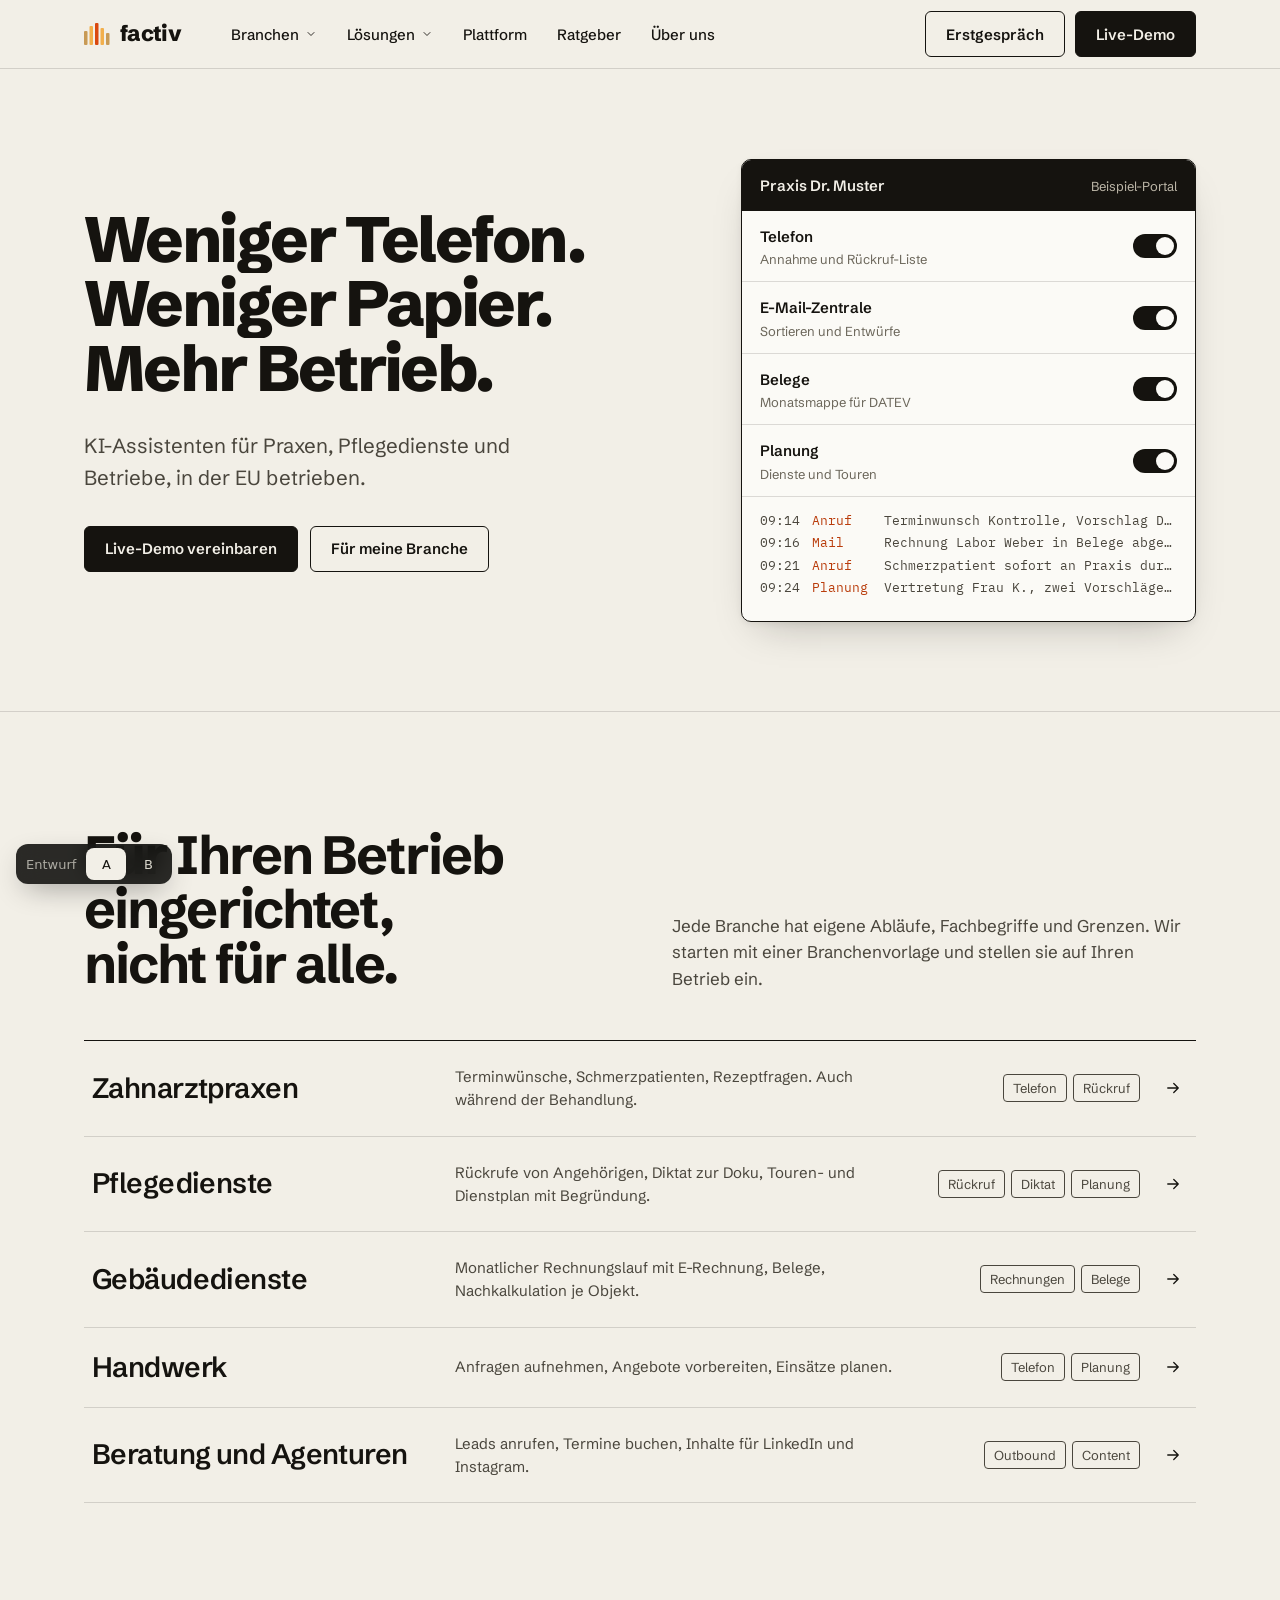
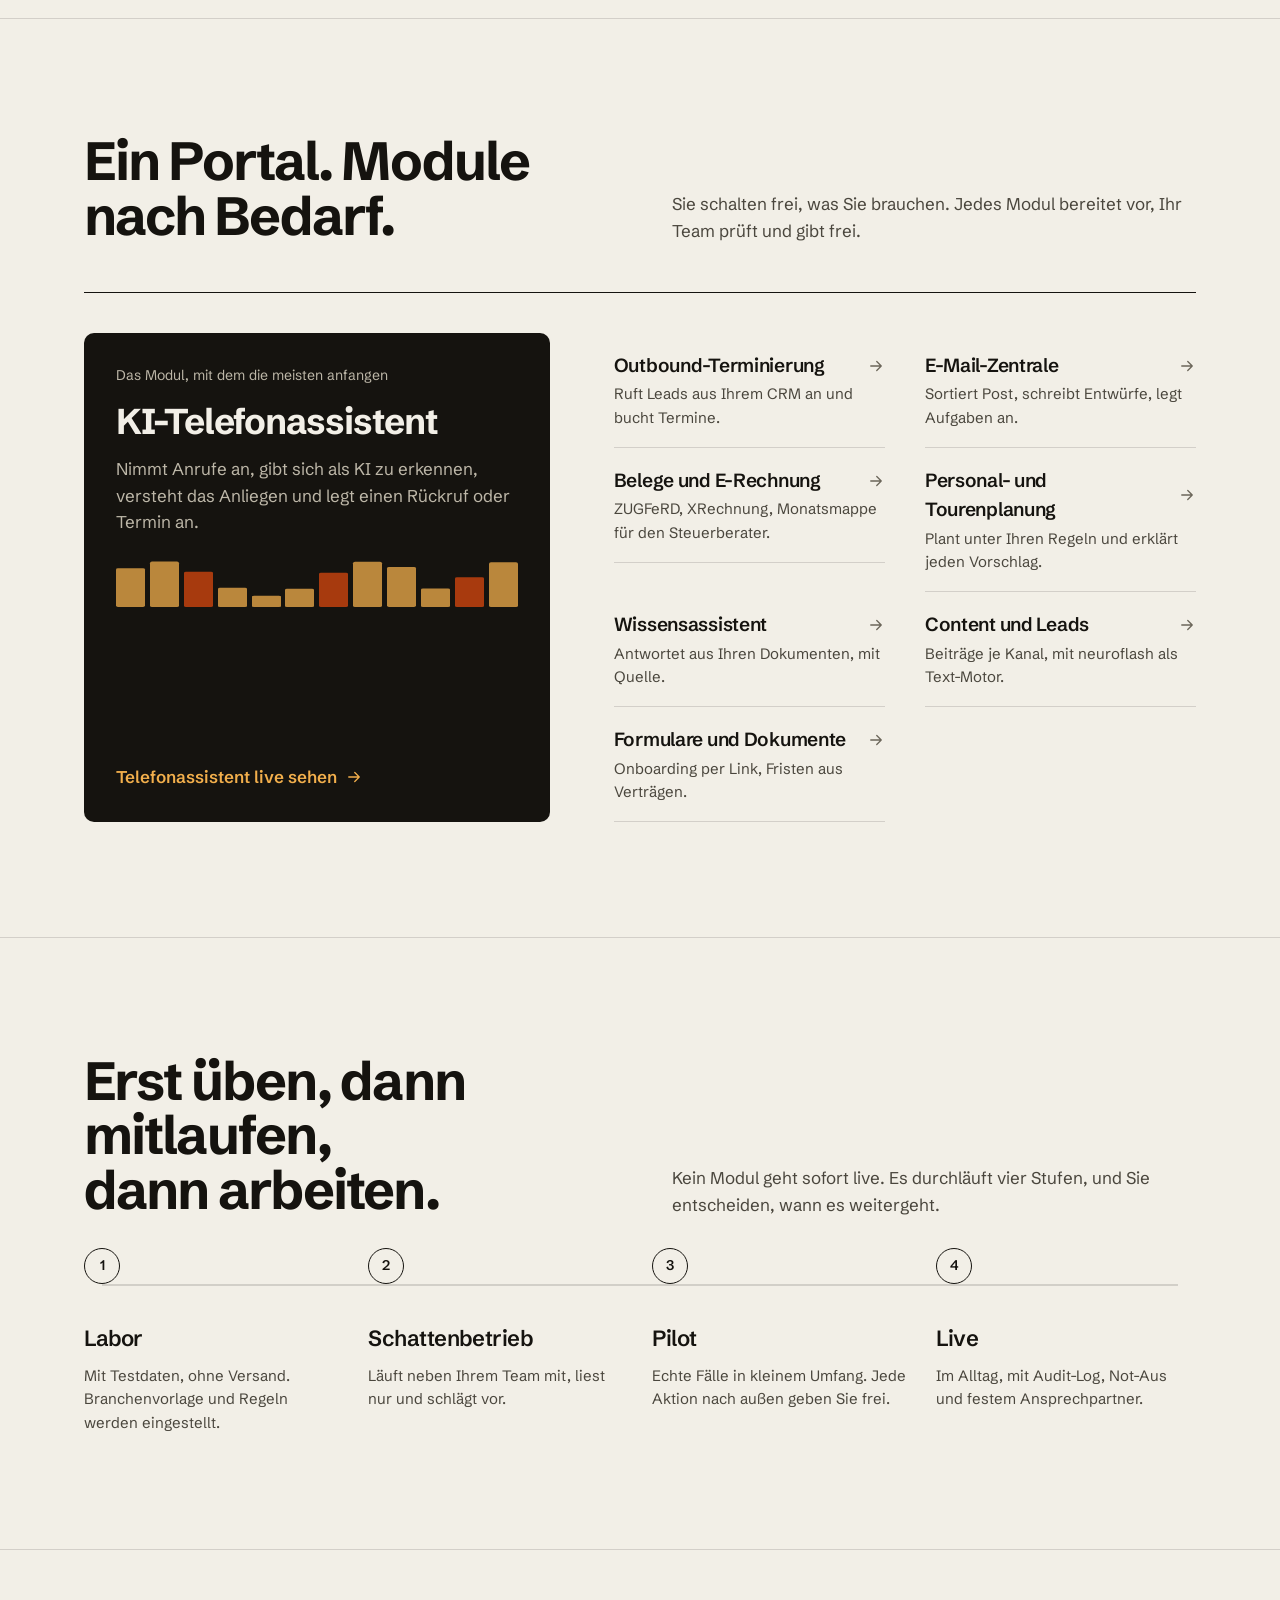
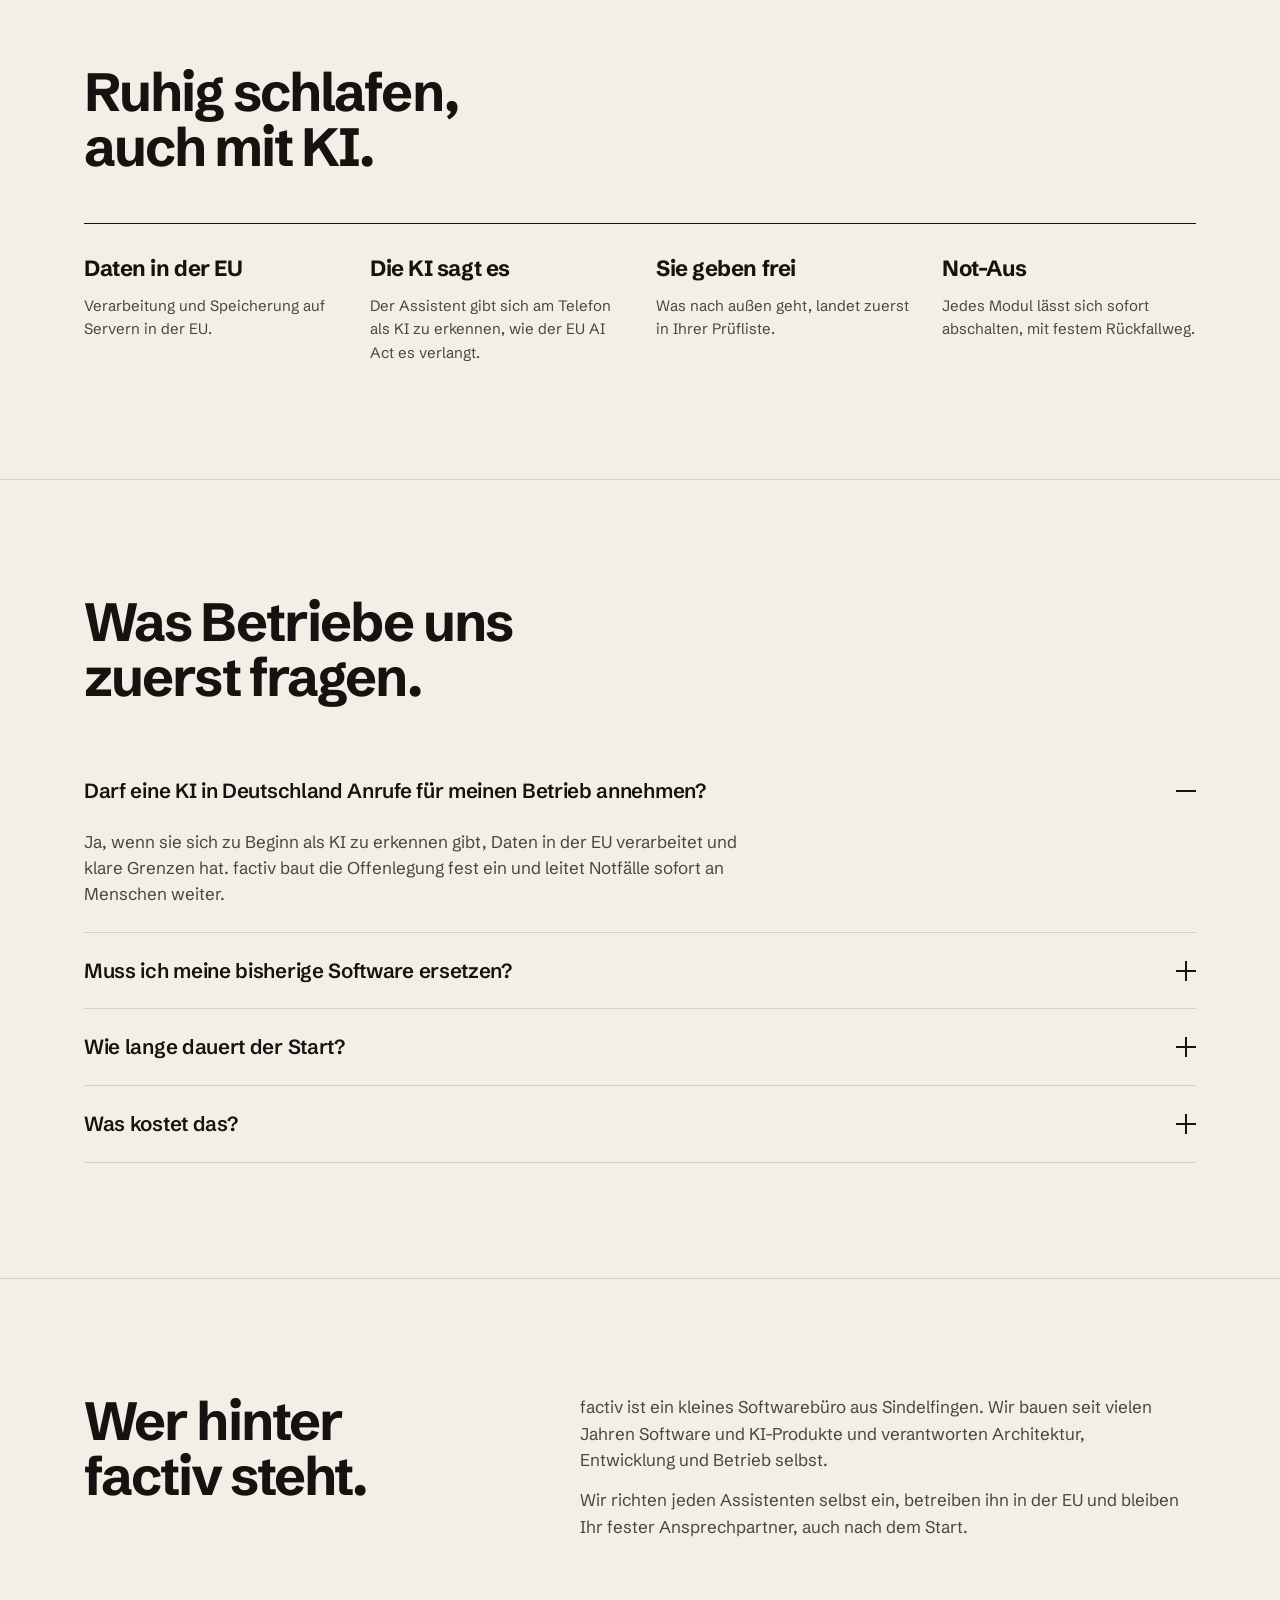
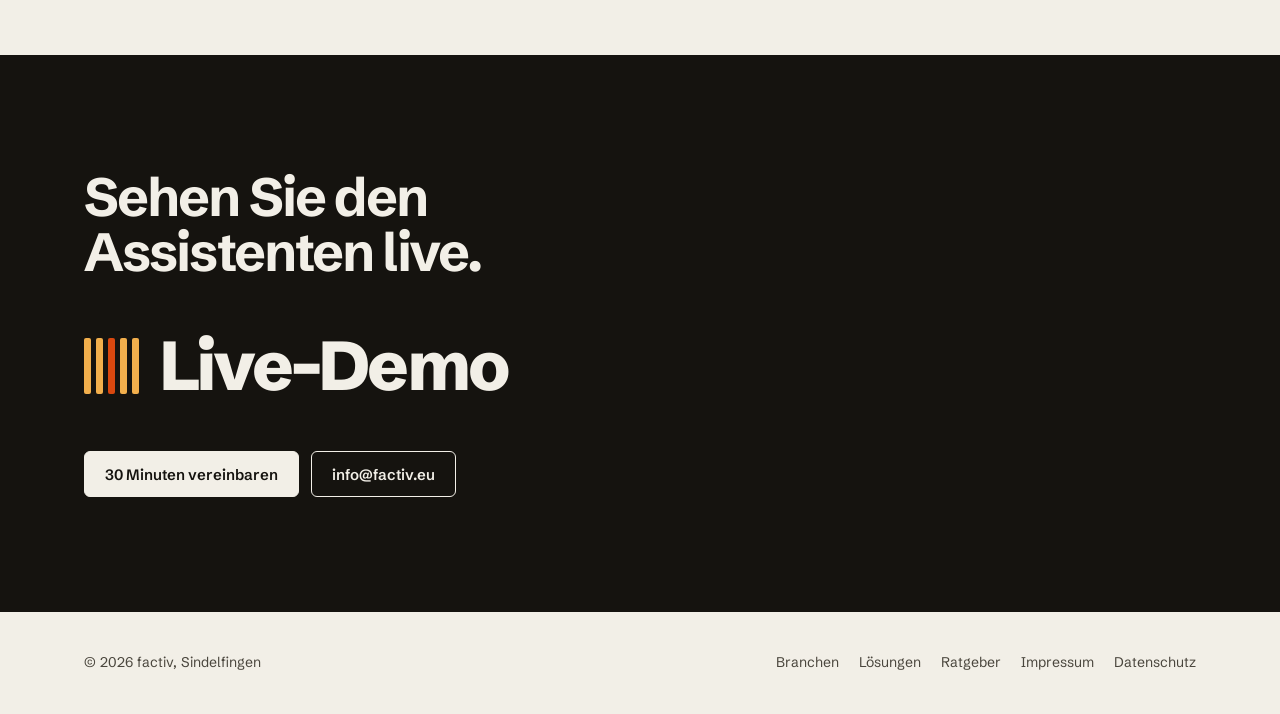
<file: a/index.html>
<!DOCTYPE html>
<html lang="de">
<head>
<meta charset="utf-8">
<meta name="viewport" content="width=device-width, initial-scale=1">
<title>factiv – KI-Assistenten für Praxen, Pflegedienste und Betriebe | EU-gehostet</title>
<meta name="description" content="factiv richtet KI-Assistenten für kleine und mittlere Betriebe in Deutschland ein: Telefon, E-Mail, Belege, Einsatzplanung. Branchenspezifisch, EU-gehostet, jede Aktion von Ihnen freigegeben.">
<link rel="canonical" href="https://factiv.eu/">
<meta name="robots" content="noindex, follow">
<link rel="icon" href="/assets/favicon/favicon.svg" type="image/svg+xml">
<link rel="preload" href="/assets/fonts-v5/schibsted-grotesk-latin-wght-normal.woff2" as="font" type="font/woff2" crossorigin>
<link rel="stylesheet" href="/assets/fonts-v5/fonts.css">
<script>document.documentElement.classList.add('js')</script>
<script type="application/ld+json">
{"@context":"https://schema.org","@graph":[
 {"@type":"Organization","@id":"https://factiv.eu/#org","name":"factiv","url":"https://factiv.eu/","email":"info@factiv.eu","areaServed":"DE","knowsAbout":["KI-Telefonassistent","Outbound-Terminierung","E-Rechnung","Tourenplanung","DSGVO","EU AI Act"],"founder":{"@type":"Person","name":"Donald Vlahovic"},"sameAs":["https://linkedin.com/company/factiv"]},
 {"@type":"FAQPage","mainEntity":[
  {"@type":"Question","name":"Darf eine KI in Deutschland Anrufe für meinen Betrieb annehmen?","acceptedAnswer":{"@type":"Answer","text":"Ja, wenn sie sich zu Beginn als KI zu erkennen gibt, Daten in der EU verarbeitet und klare Grenzen hat. factiv baut die Offenlegung nach EU AI Act fest ein und leitet Notfälle sofort an Menschen weiter."}},
  {"@type":"Question","name":"Wo werden die Daten gespeichert?","acceptedAnswer":{"@type":"Answer","text":"Auf Servern in der EU."}}
 ]}
]}
</script>
<style>
/* hallmark: audit-fix v2 · theme: custom „Betriebsanleitung“ (paper, ink, one signal) · genre: modern-minimal · signature: Portal-Schalttafel im Hero */
/* critique: eyebrow, Abschnittsnummern, Karten-Raster, Block-Schatten, Status-Punkt und Mono-Kostüm entfernt; eine Bewegung pro Bildschirm */
/* waive 9 (mono): nur im Protokoll der Schalttafel, dort sind es Uhrzeiten und Daten */
:root{
  --paper:#F2EFE7; --paper-2:#E9E5DA; --paper-hi:#FBFAF6; --ink:#15130F; --ink-2:#4A463D; --ink-3:#6B665A;
  --on-ink:#F2EFE7; --on-ink-2:#BDB7A8;
  --rule:rgba(21,19,15,.14); --rule-strong:rgba(21,19,15,.32);
  --signal:#B93C0B; --signal-bright:#D9480F; --amber:#F2AF4C; --bronze:#C89A55; --ok:#3F7D3A;
  --shadow:0 18px 40px -18px rgba(21,19,15,.28),0 2px 6px rgba(21,19,15,.06);
  --f-display:"Schibsted Grotesk",system-ui,sans-serif; --f-mono:"IBM Plex Mono",ui-monospace,monospace;
  --ease-out:cubic-bezier(.23,1,.32,1); --ease-in-out:cubic-bezier(.77,0,.175,1); --spring:cubic-bezier(.34,1.4,.64,1);
  --pad:clamp(20px,5vw,72px); --max:1240px;
}
*{box-sizing:border-box;margin:0;padding:0}
html,body{overflow-x:clip}
html{scroll-behavior:smooth;-webkit-text-size-adjust:100%}
body{background:var(--paper);color:var(--ink);font-family:var(--f-display);font-size:17px;line-height:1.55;-webkit-font-smoothing:antialiased}
::selection{background:var(--ink);color:var(--paper)}
a{color:inherit;text-decoration:none}
:focus-visible{outline:2px solid var(--signal);outline-offset:3px;border-radius:4px;transition:none}
.wrap{max-width:var(--max);margin:0 auto;padding-inline:var(--pad)}
.label{font-size:14px;color:var(--ink-3)}
.sr{position:absolute;width:1px;height:1px;overflow:hidden;clip:rect(0 0 0 0);white-space:nowrap}
.ico{width:18px;height:18px;flex:0 0 18px;stroke:currentColor;fill:none;stroke-width:1.75;stroke-linecap:round;stroke-linejoin:round}
.logo-mark .b1,.logo-mark .b5{fill:var(--bronze)}.logo-mark .b2,.logo-mark .b4{fill:var(--amber)}.logo-mark .b3{fill:var(--signal-bright)}

/* NAV */
header{position:sticky;top:0;z-index:50;background:color-mix(in srgb,var(--paper) 90%,transparent);backdrop-filter:blur(10px);border-bottom:1px solid var(--rule)}
.nav{display:flex;align-items:center;gap:28px;height:68px}
.logo{display:flex;align-items:center;gap:10px;font-weight:800;font-size:22px;letter-spacing:-.03em}
.menu{display:flex;gap:2px;list-style:none;margin-left:8px}
.menu>li{position:relative}
.menu>li>a,.menu>li>button{display:flex;align-items:center;gap:6px;min-height:44px;padding:0 14px;font:500 15px var(--f-display);color:var(--ink);background:none;border:0;cursor:pointer;border-radius:6px;transition:background-color .15s var(--ease-out)}
.menu>li>button .ico{width:12px;height:12px;flex-basis:12px;transition:transform .2s var(--ease-out)}
.menu>li>button[aria-expanded=true] .ico{transform:rotate(180deg)}
.mega{position:absolute;top:calc(100% + 8px);left:-8px;width:620px;background:var(--paper-hi);border:1px solid var(--rule);border-radius:10px;padding:8px;display:grid;grid-template-columns:minmax(0,1fr) minmax(0,1fr);gap:2px;box-shadow:var(--shadow);
  opacity:0;transform:translateY(-4px) scale(.98);transform-origin:top left;visibility:hidden;transition:opacity .16s var(--ease-out),transform .2s var(--ease-out),visibility 0s .2s}
.menu>li.open .mega{opacity:1;transform:none;visibility:visible;transition:opacity .16s var(--ease-out),transform .2s var(--ease-out)}
.mega::before{content:"";position:absolute;inset:-10px 0 auto;height:10px}
.mega a{display:block;padding:12px 14px;border-radius:6px;transition:background-color .15s var(--ease-out)}
.mega b{display:block;font-weight:600;font-size:15px}
.mega span{font-size:14px;color:var(--ink-2)}
.mega .all{grid-column:1/-1;border-top:1px solid var(--rule);margin-top:6px;padding-top:12px;font-weight:600;font-size:14px;color:var(--signal);display:flex;align-items:center;gap:8px}
.nav-cta{margin-left:auto;display:flex;gap:10px;align-items:center}
.btn{display:inline-flex;align-items:center;gap:10px;min-height:46px;padding:0 20px;border-radius:6px;font:600 15px var(--f-display);border:1px solid var(--ink);cursor:pointer;transition:transform .15s var(--ease-out),background-color .2s var(--ease-out),color .2s var(--ease-out),border-color .2s var(--ease-out)}
.btn:active{transform:scale(.97)}
.btn.solid{background:var(--ink);color:var(--paper)}
.btn.ghost{background:transparent;color:var(--ink)}
@media (hover:hover) and (pointer:fine){
  .menu>li>a:hover,.menu>li>button:hover,.mega a:hover{background:var(--paper-2)}
  .btn.solid:hover{background:var(--signal);border-color:var(--signal)}
  .btn.ghost:hover{background:var(--ink);color:var(--paper)}
}
/* mobile menu */
.mnav{display:none;margin-left:auto}
.mnav summary{list-style:none;display:flex;align-items:center;gap:8px;min-height:44px;padding:0 14px;border:1px solid var(--ink);border-radius:6px;font-weight:600;cursor:pointer}
.mnav summary::-webkit-details-marker{display:none}
.mnav .sheet{position:absolute;left:0;right:0;top:68px;background:var(--paper-hi);border-bottom:1px solid var(--rule);padding:12px var(--pad) 24px;box-shadow:var(--shadow);max-height:calc(100dvh - 68px);overflow:auto}
.mnav[open] .sheet{animation:sheet .22s var(--ease-out)}
@keyframes sheet{from{opacity:0;transform:translateY(-6px)}}
.mnav h3{font-size:14px;font-weight:500;color:var(--ink-3);margin:14px 0 4px}
.mnav a{display:flex;min-height:44px;align-items:center;font-size:18px;font-weight:600;border-bottom:1px solid var(--rule)}
.mnav .btn{margin-top:16px;width:100%;justify-content:center;border-bottom:1px solid var(--ink)}

/* HERO */
.hero{padding-block:clamp(48px,7vw,104px) clamp(56px,7vw,96px);display:grid;grid-template-columns:minmax(0,1.2fr) minmax(0,.9fr);gap:clamp(32px,4vw,64px);align-items:center}
h1{font-size:clamp(40px,5vw,72px);line-height:.95;letter-spacing:-.04em;font-weight:800;overflow-wrap:break-word;min-width:0;text-wrap:balance}
h1 .line{display:block;overflow:hidden;padding-bottom:.06em;white-space:nowrap}
h1 .line>span{display:block}
.js h1 .line>span{transform:translateY(105%);animation:up .7s var(--ease-out) forwards}
.js h1 .line:nth-child(2)>span{animation-delay:.07s}.js h1 .line:nth-child(3)>span{animation-delay:.14s}
@keyframes up{to{transform:none}}
.lede{max-width:34ch;margin-top:28px;font-size:clamp(19px,1.6vw,22px);color:var(--ink-2)}
.hero-cta{display:flex;gap:12px;margin-top:32px;flex-wrap:wrap}
.js .lede,.js .hero-cta{opacity:0;animation:fade .5s .35s var(--ease-out) forwards}
.js .hero-cta{animation-delay:.42s}
@keyframes fade{from{opacity:0;transform:translateY(8px)}to{opacity:1;transform:none}}

/* Schalttafel = signature */
.plate{background:var(--paper-hi);border:1px solid var(--ink);border-radius:10px;overflow:hidden;box-shadow:var(--shadow)}
.plate-head{display:flex;justify-content:space-between;align-items:baseline;padding:14px 18px;background:var(--ink);color:var(--on-ink)}
.plate-head b{font-weight:600;font-size:15px}
.plate-head span{font-size:13px;color:var(--on-ink-2)}
.sw{display:flex;align-items:center;justify-content:space-between;gap:16px;padding:12px 18px;border-bottom:1px solid var(--rule)}
.sw b{font-weight:600;font-size:15px}.sw small{display:block;font-size:13px;color:var(--ink-3)}
.toggle{width:44px;height:24px;border-radius:12px;background:var(--paper-2);border:1px solid var(--rule-strong);position:relative;flex:0 0 44px;transition:background-color .2s var(--ease-out)}
.toggle::after{content:"";position:absolute;top:2px;left:2px;width:18px;height:18px;border-radius:50%;background:var(--paper-hi);box-shadow:0 1px 2px rgba(21,19,15,.3);transition:transform .28s var(--spring)}
.sw.on .toggle{background:var(--ink)}.sw.on .toggle::after{transform:translateX(20px)}
.log{list-style:none;padding:12px 18px 14px;min-height:124px;font:12.5px/1.8 var(--f-mono);color:var(--ink-2);font-variant-numeric:tabular-nums}
.log li{display:grid;grid-template-columns:44px 64px minmax(0,1fr);gap:8px}
.log li.new{animation:logIn .26s var(--ease-out)}
.log em{font-style:normal;color:var(--signal)}
.log span{overflow:hidden;text-overflow:ellipsis;white-space:nowrap}
@keyframes logIn{from{opacity:0;transform:translateY(4px)}}

/* sections */
section{padding-block:clamp(72px,9vw,128px);border-top:1px solid var(--rule)}
.sec-head{display:grid;grid-template-columns:minmax(0,1fr) minmax(0,1fr);gap:24px 64px;align-items:end;margin-bottom:48px}
h2{font-size:clamp(32px,4.2vw,56px);line-height:1.02;letter-spacing:-.035em;font-weight:700;max-width:16ch;text-wrap:balance;overflow-wrap:break-word;min-width:0}
.sec-head p{color:var(--ink-2);max-width:52ch}

/* branchen list */
.rows{border-top:1px solid var(--ink)}
.row{display:grid;grid-template-columns:minmax(0,1fr) minmax(0,1.3fr) 220px 24px;gap:24px;align-items:center;padding:24px 8px;border-bottom:1px solid var(--rule);position:relative;isolation:isolate;transition:color .2s var(--ease-out)}
.row::before{content:"";position:absolute;inset:0;background:var(--ink);z-index:-1;clip-path:inset(0 100% 0 0);transition:clip-path .28s var(--ease-out)}
.row h3{font-size:clamp(22px,2.2vw,30px);letter-spacing:-.02em;font-weight:600;line-height:1.1}
.row p{color:var(--ink-2);font-size:15px;transition:color .2s var(--ease-out)}
.tags{display:flex;gap:6px;flex-wrap:wrap;justify-content:flex-end}
.tag{font-size:13px;padding:3px 9px;border:1px solid currentColor;border-radius:4px;color:var(--ink-2);transition:color .2s var(--ease-out)}
.row .ico{transition:transform .2s var(--ease-out)}
@media (hover:hover) and (pointer:fine){
  .row:hover::before{clip-path:inset(0 0 0 0)}
  .row:hover,.row:hover .tag{color:var(--on-ink)}.row:hover p{color:var(--on-ink-2)}
  .row:hover .ico{transform:translateX(4px);color:var(--amber)}
}

/* Lösungen: ein Hauptmodul + Katalogliste statt Karten-Raster */
.catalog{display:grid;grid-template-columns:minmax(0,1fr) minmax(0,1.25fr);gap:clamp(32px,5vw,72px);border-top:1px solid var(--ink);padding-top:40px}
.lead-mod{background:var(--ink);color:var(--on-ink);border-radius:10px;padding:32px;display:flex;flex-direction:column;gap:16px;min-height:380px}
.lead-mod .label{color:var(--on-ink-2)}
.lead-mod h3{font-size:clamp(28px,2.8vw,38px);letter-spacing:-.03em;line-height:1.05;font-weight:700}
.lead-mod p{color:var(--on-ink-2);max-width:40ch}
.lead-mod a{margin-top:auto;display:inline-flex;align-items:center;gap:8px;font-weight:600;color:var(--amber)}
.meter{display:flex;align-items:flex-end;gap:5px;height:56px}
.meter i{flex:1;height:100%;border-radius:2px;background:var(--amber);transform-origin:bottom;transform:scaleY(.25);opacity:.75}
.meter i:nth-child(4n+3){background:var(--signal-bright)}
.mods{list-style:none;display:grid;grid-template-columns:minmax(0,1fr) minmax(0,1fr);gap:0 40px}
.mods li a{display:block;padding:18px 0;border-bottom:1px solid var(--rule)}
.mods b{display:flex;align-items:center;justify-content:space-between;gap:8px;font-weight:600;font-size:19px;letter-spacing:-.015em}
.mods span{display:block;font-size:15px;color:var(--ink-2);margin-top:2px}
.mods .ico{color:var(--ink-3);transition:transform .2s var(--ease-out),color .2s var(--ease-out)}
@media (hover:hover) and (pointer:fine){.mods a:hover .ico{transform:translateX(4px);color:var(--signal)}}

/* process */
.proc{position:relative;display:grid;grid-template-columns:repeat(4,minmax(0,1fr));gap:24px;padding-top:56px}
.proc-line{position:absolute;top:18px;left:18px;right:18px;height:2px;background:var(--rule)}
.proc-line i{position:absolute;inset:0;background:var(--signal);transform-origin:left;transform:scaleX(var(--p,1))}
.stage .n{position:relative;width:36px;height:36px;border-radius:50%;border:1px solid var(--ink);display:grid;place-items:center;font-weight:600;font-size:14px;background:var(--paper);margin:-74px 0 38px;transition:background-color .25s var(--ease-out),color .25s var(--ease-out)}
.stage.lit .n{background:var(--ink);color:var(--paper)}
.stage h3{font-size:22px;font-weight:600;letter-spacing:-.02em;margin-bottom:8px}
.stage p{font-size:15px;color:var(--ink-2);max-width:30ch}

/* trust */
.trust{display:grid;grid-template-columns:repeat(4,minmax(0,1fr));gap:32px;border-top:1px solid var(--ink);padding-top:28px}
.trust b{display:block;font-size:22px;letter-spacing:-.02em;font-weight:700;margin-bottom:8px}
.trust p{font-size:15px;color:var(--ink-2);max-width:30ch}

/* faq: kein Höhen-Tween, nur Inhalt blendet ein */
.faq details{border-bottom:1px solid var(--rule)}
.faq summary{list-style:none;cursor:pointer;display:flex;justify-content:space-between;align-items:center;gap:24px;min-height:44px;padding:22px 0;font-size:clamp(19px,1.6vw,22px);font-weight:600;letter-spacing:-.015em}
.faq summary::-webkit-details-marker{display:none}
.faq summary .pm{flex:0 0 20px;height:20px;position:relative}
.faq summary .pm::before,.faq summary .pm::after{content:"";position:absolute;left:0;right:0;top:9px;height:2px;background:var(--ink);transition:transform .22s var(--ease-out)}
.faq summary .pm::after{transform:rotate(90deg)}
.faq details[open] summary .pm::after{transform:rotate(0)}
.faq details p{color:var(--ink-2);max-width:68ch;padding-bottom:24px}
.faq details[open] p{animation:fade .24s var(--ease-out)}

/* cta */
.cta{background:var(--ink);color:var(--on-ink);border:0}
.cta h2{max-width:18ch;color:var(--on-ink)}
.cta .phone{font-size:clamp(36px,5.4vw,80px);font-weight:800;letter-spacing:-.04em;margin:32px 0;display:inline-flex;align-items:center;gap:20px}
.wave{display:flex;gap:5px;align-items:center;height:56px}
.wave i{width:7px;height:56px;border-radius:2px;background:var(--amber);transform-origin:center;animation:eq 1.1s var(--ease-in-out) infinite alternate}
.wave i:nth-child(2){animation-delay:-.3s}.wave i:nth-child(3){animation-delay:-.6s;background:var(--signal-bright)}.wave i:nth-child(4){animation-delay:-.9s}.wave i:nth-child(5){animation-delay:-.45s}
@keyframes eq{from{transform:scaleY(.2)}to{transform:scaleY(1)}}
.cta .btn{border-color:var(--on-ink);color:var(--on-ink);background:transparent}
.cta .btn.solid{background:var(--on-ink);color:var(--ink)}
@media (hover:hover) and (pointer:fine){.cta .btn.solid:hover{background:var(--amber);border-color:var(--amber)}.cta .btn:not(.solid):hover{background:var(--on-ink);color:var(--ink)}}
footer{padding-block:40px;font-size:14px;color:var(--ink-2);display:flex;justify-content:space-between;flex-wrap:wrap;gap:16px}
footer nav{display:flex;gap:20px;flex-wrap:wrap}
@media (hover:hover){footer a:hover{color:var(--ink);text-decoration:underline;text-underline-offset:3px}}

/* eine Einblendung, nur mit JS */
.js .rv{opacity:0;transform:translateY(14px);transition:opacity .5s var(--ease-out),transform .5s var(--ease-out)}
.js .rv.in{opacity:1;transform:none}

@media (max-width:980px){
  .menu,.nav-cta{display:none}.mnav{display:block}
  .hero,.sec-head,.catalog{grid-template-columns:minmax(0,1fr)}
  .row{grid-template-columns:minmax(0,1fr) 24px}.row p,.row .tags{display:none}
  .mods{grid-template-columns:minmax(0,1fr)}
  .trust{grid-template-columns:minmax(0,1fr) minmax(0,1fr)}
  .proc{grid-template-columns:minmax(0,1fr) minmax(0,1fr);row-gap:72px}.proc-line{display:none}
  .stage .n{margin:-56px 0 20px}
}
@media (max-width:520px){.trust{grid-template-columns:minmax(0,1fr)}.cta .phone{gap:14px}.wave{height:40px}.wave i{height:40px;width:5px}}
@media (prefers-reduced-motion:reduce){
  html{scroll-behavior:auto}
  .js h1 .line>span{transform:none;animation:none}
  .js .lede,.js .hero-cta{animation:fadeOnly .3s forwards}
  @keyframes fadeOnly{from{opacity:0}to{opacity:1}}
  .js .rv{transform:none;transition:opacity .3s}
  .wave i{animation:none;transform:scaleY(.6)}
  .row::before,.toggle::after,.row .ico,.mods .ico{transition:none}
  .log li.new{animation:none}
}
.proto{position:fixed;bottom:16px;left:16px;z-index:99;font-size:12px;font-weight:600;background:var(--signal);color:var(--paper-hi);padding:6px 10px;border-radius:4px}

.vswitch{position:fixed;left:16px;bottom:16px;z-index:200;display:flex;align-items:center;gap:2px;padding:4px;border-radius:12px;background:rgba(14,14,12,.88);backdrop-filter:blur(10px);-webkit-backdrop-filter:blur(10px);box-shadow:0 10px 30px -10px rgba(0,0,0,.45);font:500 13px/1 system-ui,sans-serif;color:#d9d6cc}.vswitch span{padding:0 8px 0 6px;opacity:.75}.vswitch a{display:grid;place-items:center;min-width:40px;height:32px;padding:0 10px;border-radius:8px;color:#d9d6cc;text-decoration:none;transition:background .2s cubic-bezier(.23,1,.32,1),color .2s}.vswitch a:hover{background:rgba(255,255,255,.1);color:#fff}.vswitch a[aria-current=page]{background:#f2efe7;color:#15130f}.vswitch a:focus-visible{outline:2px solid #f2af4c;outline-offset:2px}@media print{.vswitch{display:none}}[id]{scroll-margin-top:96px}
.about{display:grid;grid-template-columns:1fr 1.4fr;gap:56px;align-items:start}.about h2{max-width:14ch}.about p{color:var(--ink-2);max-width:60ch}.about p+p{margin-top:14px}@media(max-width:980px){.about{grid-template-columns:1fr;gap:20px}}
</style>
</head>
<body>

<header>
 <nav class="wrap nav" aria-label="Hauptnavigation">
  <a href="/a/" class="logo" aria-label="factiv Startseite">
   <svg class="logo-mark" width="26" height="22" viewBox="0 0 26 22" aria-hidden="true"><rect class="b1" x="0" y="8" width="3.5" height="14" rx="1"/><rect class="b2" x="5.5" y="3" width="3.5" height="19" rx="1"/><rect class="b3" x="11" y="0" width="3.5" height="22" rx="1"/><rect class="b4" x="16.5" y="5" width="3.5" height="17" rx="1"/><rect class="b5" x="22" y="10" width="3.5" height="12" rx="1"/></svg>
   factiv
  </a>
  <ul class="menu">
   <li><button aria-expanded="false" aria-controls="m-branchen">Branchen <svg class="ico" viewBox="0 0 24 24" aria-hidden="true"><path d="M6 9l6 6 6-6"/></svg></button>
    <div class="mega" id="m-branchen">
     <a href="#branchen"><b>Zahnarztpraxen</b><span>Telefon besetzt, auch in der Behandlung</span></a>
     <a href="#branchen"><b>Arztpraxen</b><span>Rezepte, Termine, Rückrufe sortiert</span></a>
     <a href="#branchen"><b>Pflegedienste</b><span>Rückrufe, Diktat, Touren- und Dienstplan</span></a>
     <a href="#branchen"><b>Gebäudedienste</b><span>Rechnungslauf, Belege, Einsatzplanung</span></a>
     <a href="#branchen"><b>Handwerk</b><span>Anfragen, Angebote, Einsätze</span></a>
     <a href="#branchen"><b>Beratung und Agenturen</b><span>Outbound-Termine, Content, Leads</span></a>
     <a href="#branchen" class="all">Alle Branchen <svg class="ico" viewBox="0 0 24 24" aria-hidden="true"><path d="M5 12h14M13 6l6 6-6 6"/></svg></a>
    </div></li>
   <li><button aria-expanded="false" aria-controls="m-loesungen">Lösungen <svg class="ico" viewBox="0 0 24 24" aria-hidden="true"><path d="M6 9l6 6 6-6"/></svg></button>
    <div class="mega" id="m-loesungen">
     <a href="#loesungen"><b>KI-Telefonassistent</b><span>Nimmt an, versteht, legt ab</span></a>
     <a href="#loesungen"><b>Outbound-Terminierung</b><span>Ruft Ihre Leads an und bucht Termine</span></a>
     <a href="#loesungen"><b>E-Mail-Zentrale</b><span>Sortiert, entwirft, Sie geben frei</span></a>
     <a href="#loesungen"><b>Belege und E-Rechnung</b><span>Monatsmappe für den Steuerberater</span></a>
     <a href="#loesungen"><b>Personal- und Tourenplanung</b><span>Vorschlag mit Begründung</span></a>
     <a href="#loesungen"><b>Content und Leads</b><span>Mit neuroflash als Text-Motor</span></a>
     <a href="#loesungen" class="all">Plattform ansehen <svg class="ico" viewBox="0 0 24 24" aria-hidden="true"><path d="M5 12h14M13 6l6 6-6 6"/></svg></a>
    </div></li>
   <li><a href="#ablauf">Plattform</a></li>
   <li><a href="#faq">Ratgeber</a></li>
   <li><a href="#ueber-uns">Über uns</a></li>
  </ul>
  <div class="nav-cta"><a class="btn ghost" href="#kontakt">Erstgespräch</a><a class="btn solid" href="#kontakt">Live-Demo</a></div>
  <details class="mnav">
   <summary aria-label="Menü öffnen">Menü</summary>
   <div class="sheet">
    <h3>Branchen</h3>
    <a href="#branchen">Zahnarztpraxen</a><a href="#branchen">Pflegedienste</a><a href="#branchen">Gebäudedienste</a><a href="#branchen">Handwerk</a><a href="#branchen">Beratung und Agenturen</a>
    <h3>Mehr</h3>
    <a href="#loesungen">Lösungen</a><a href="#ablauf">Plattform</a><a href="#faq">Ratgeber</a><a href="#kontakt">Über uns</a>
    <a class="btn solid" href="#kontakt">Live-Demo</a>
   </div>
  </details>
 </nav>
</header>

<main>
<div class="wrap hero">
 <div>
  <h1><span class="line"><span>Weniger Telefon.</span></span><span class="line"><span>Weniger Papier.</span></span><span class="line"><span>Mehr Betrieb.</span></span></h1>
  <p class="lede">KI-Assistenten für Praxen, Pflegedienste und Betriebe, in der EU betrieben.</p>
  <div class="hero-cta"><a class="btn solid" href="#kontakt">Live-Demo vereinbaren</a><a class="btn ghost" href="#branchen">Für meine Branche</a></div>
 </div>
 <aside class="plate" aria-label="Beispiel: aktive Module eines Betriebs">
  <div class="plate-head"><b>Praxis Dr. Muster</b><span>Beispiel-Portal</span></div>
  <div class="sw on" data-sw><div><b>Telefon</b><small>Annahme und Rückruf-Liste</small></div><span class="toggle" aria-hidden="true"></span></div>
  <div class="sw on" data-sw><div><b>E-Mail-Zentrale</b><small>Sortieren und Entwürfe</small></div><span class="toggle" aria-hidden="true"></span></div>
  <div class="sw on" data-sw><div><b>Belege</b><small>Monatsmappe für DATEV</small></div><span class="toggle" aria-hidden="true"></span></div>
  <div class="sw on" data-sw><div><b>Planung</b><small>Dienste und Touren</small></div><span class="toggle" aria-hidden="true"></span></div>
  <ol class="log" id="log" aria-label="Beispielprotokoll">
   <li><span>09:14</span><em>Anruf</em><span>Terminwunsch Kontrolle, Vorschlag Do 9:30</span></li>
   <li><span>09:16</span><em>Mail</em><span>Rechnung Labor Weber in Belege abgelegt</span></li>
   <li><span>09:21</span><em>Anruf</em><span>Schmerzpatient sofort an Praxis durchgestellt</span></li>
   <li><span>09:24</span><em>Planung</em><span>Vertretung Frau K., zwei Vorschläge mit Begründung</span></li>
  </ol>
 </aside>
</div>

<section id="branchen">
 <div class="wrap">
  <div class="sec-head rv"><h2>Für Ihren Betrieb eingerichtet, nicht für alle.</h2><p>Jede Branche hat eigene Abläufe, Fachbegriffe und Grenzen. Wir starten mit einer Branchenvorlage und stellen sie auf Ihren Betrieb ein.</p></div>
  <div class="rows rv">
   <a class="row" href="#kontakt"><h3>Zahnarztpraxen</h3><p>Terminwünsche, Schmerzpatienten, Rezeptfragen. Auch während der Behandlung.</p><div class="tags"><span class="tag">Telefon</span><span class="tag">Rückruf</span></div><svg class="ico" viewBox="0 0 24 24" aria-hidden="true"><path d="M5 12h14M13 6l6 6-6 6"/></svg></a>
   <a class="row" href="#kontakt"><h3>Pflegedienste</h3><p>Rückrufe von Angehörigen, Diktat zur Doku, Touren- und Dienstplan mit Begründung.</p><div class="tags"><span class="tag">Rückruf</span><span class="tag">Diktat</span><span class="tag">Planung</span></div><svg class="ico" viewBox="0 0 24 24" aria-hidden="true"><path d="M5 12h14M13 6l6 6-6 6"/></svg></a>
   <a class="row" href="#kontakt"><h3>Gebäudedienste</h3><p>Monatlicher Rechnungslauf mit E-Rechnung, Belege, Nachkalkulation je Objekt.</p><div class="tags"><span class="tag">Rechnungen</span><span class="tag">Belege</span></div><svg class="ico" viewBox="0 0 24 24" aria-hidden="true"><path d="M5 12h14M13 6l6 6-6 6"/></svg></a>
   <a class="row" href="#kontakt"><h3>Handwerk</h3><p>Anfragen aufnehmen, Angebote vorbereiten, Einsätze planen.</p><div class="tags"><span class="tag">Telefon</span><span class="tag">Planung</span></div><svg class="ico" viewBox="0 0 24 24" aria-hidden="true"><path d="M5 12h14M13 6l6 6-6 6"/></svg></a>
   <a class="row" href="#kontakt"><h3>Beratung und Agenturen</h3><p>Leads anrufen, Termine buchen, Inhalte für LinkedIn und Instagram.</p><div class="tags"><span class="tag">Outbound</span><span class="tag">Content</span></div><svg class="ico" viewBox="0 0 24 24" aria-hidden="true"><path d="M5 12h14M13 6l6 6-6 6"/></svg></a>
  </div>
 </div>
</section>

<section id="loesungen">
 <div class="wrap">
  <div class="sec-head rv"><h2>Ein Portal. Module nach Bedarf.</h2><p>Sie schalten frei, was Sie brauchen. Jedes Modul bereitet vor, Ihr Team prüft und gibt frei.</p></div>
  <div class="catalog rv">
   <article class="lead-mod">
    <span class="label">Das Modul, mit dem die meisten anfangen</span>
    <h3>KI-Telefonassistent</h3>
    <p>Nimmt Anrufe an, gibt sich als KI zu erkennen, versteht das Anliegen und legt einen Rückruf oder Termin an.</p>
    <div class="meter" id="meter" aria-hidden="true"><i></i><i></i><i></i><i></i><i></i><i></i><i></i><i></i><i></i><i></i><i></i><i></i></div>
    <a href="#kontakt">Telefonassistent live sehen <svg class="ico" viewBox="0 0 24 24" aria-hidden="true"><path d="M5 12h14M13 6l6 6-6 6"/></svg></a>
   </article>
   <ul class="mods">
    <li><a href="#kontakt"><b>Outbound-Terminierung <svg class="ico" viewBox="0 0 24 24" aria-hidden="true"><path d="M5 12h14M13 6l6 6-6 6"/></svg></b><span>Ruft Leads aus Ihrem CRM an und bucht Termine.</span></a></li>
    <li><a href="#kontakt"><b>E-Mail-Zentrale <svg class="ico" viewBox="0 0 24 24" aria-hidden="true"><path d="M5 12h14M13 6l6 6-6 6"/></svg></b><span>Sortiert Post, schreibt Entwürfe, legt Aufgaben an.</span></a></li>
    <li><a href="#kontakt"><b>Belege und E-Rechnung <svg class="ico" viewBox="0 0 24 24" aria-hidden="true"><path d="M5 12h14M13 6l6 6-6 6"/></svg></b><span>ZUGFeRD, XRechnung, Monatsmappe für den Steuerberater.</span></a></li>
    <li><a href="#kontakt"><b>Personal- und Tourenplanung <svg class="ico" viewBox="0 0 24 24" aria-hidden="true"><path d="M5 12h14M13 6l6 6-6 6"/></svg></b><span>Plant unter Ihren Regeln und erklärt jeden Vorschlag.</span></a></li>
    <li><a href="#kontakt"><b>Wissensassistent <svg class="ico" viewBox="0 0 24 24" aria-hidden="true"><path d="M5 12h14M13 6l6 6-6 6"/></svg></b><span>Antwortet aus Ihren Dokumenten, mit Quelle.</span></a></li>
    <li><a href="#kontakt"><b>Content und Leads <svg class="ico" viewBox="0 0 24 24" aria-hidden="true"><path d="M5 12h14M13 6l6 6-6 6"/></svg></b><span>Beiträge je Kanal, mit neuroflash als Text-Motor.</span></a></li>
    <li><a href="#kontakt"><b>Formulare und Dokumente <svg class="ico" viewBox="0 0 24 24" aria-hidden="true"><path d="M5 12h14M13 6l6 6-6 6"/></svg></b><span>Onboarding per Link, Fristen aus Verträgen.</span></a></li>
   </ul>
  </div>
 </div>
</section>

<section id="ablauf">
 <div class="wrap">
  <div class="sec-head rv"><h2>Erst üben, dann mitlaufen, dann arbeiten.</h2><p>Kein Modul geht sofort live. Es durchläuft vier Stufen, und Sie entscheiden, wann es weitergeht.</p></div>
  <div class="proc" id="proc">
   <div class="proc-line" aria-hidden="true"><i id="procLine"></i></div>
   <div class="stage lit"><div class="n">1</div><h3>Labor</h3><p>Mit Testdaten, ohne Versand. Branchenvorlage und Regeln werden eingestellt.</p></div>
   <div class="stage lit"><div class="n">2</div><h3>Schattenbetrieb</h3><p>Läuft neben Ihrem Team mit, liest nur und schlägt vor.</p></div>
   <div class="stage lit"><div class="n">3</div><h3>Pilot</h3><p>Echte Fälle in kleinem Umfang. Jede Aktion nach außen geben Sie frei.</p></div>
   <div class="stage lit"><div class="n">4</div><h3>Live</h3><p>Im Alltag, mit Audit-Log, Not-Aus und festem Ansprechpartner.</p></div>
  </div>
 </div>
</section>

<section>
 <div class="wrap">
  <div class="sec-head rv"><h2>Ruhig schlafen, auch mit KI.</h2></div>
  <div class="trust rv">
   <div><b>Daten in der EU</b><p>Verarbeitung und Speicherung auf Servern in der EU.</p></div>
   <div><b>Die KI sagt es</b><p>Der Assistent gibt sich am Telefon als KI zu erkennen, wie der EU AI Act es verlangt.</p></div>
   <div><b>Sie geben frei</b><p>Was nach außen geht, landet zuerst in Ihrer Prüfliste.</p></div>
   <div><b>Not-Aus</b><p>Jedes Modul lässt sich sofort abschalten, mit festem Rückfallweg.</p></div>
  </div>
 </div>
</section>

<section id="faq" class="faq">
 <div class="wrap">
  <div class="sec-head rv"><h2>Was Betriebe uns zuerst fragen.</h2></div>
  <div class="rv">
   <details open><summary>Darf eine KI in Deutschland Anrufe für meinen Betrieb annehmen?<span class="pm" aria-hidden="true"></span></summary><p>Ja, wenn sie sich zu Beginn als KI zu erkennen gibt, Daten in der EU verarbeitet und klare Grenzen hat. factiv baut die Offenlegung fest ein und leitet Notfälle sofort an Menschen weiter.</p></details>
   <details><summary>Muss ich meine bisherige Software ersetzen?<span class="pm" aria-hidden="true"></span></summary><p>Nein. Die Module arbeiten neben Ihren Systemen und übergeben an Kalender, CRM oder Steuerberater. Wo es eine Schnittstelle gibt, nutzen wir sie.</p></details>
   <details><summary>Wie lange dauert der Start?<span class="pm" aria-hidden="true"></span></summary><p>Ein Modul mit fertiger Branchenvorlage ist in wenigen Tagen im Labor. Wie schnell es live geht, entscheiden Sie nach dem Schattenbetrieb.</p></details>
   <details><summary>Was kostet das?<span class="pm" aria-hidden="true"></span></summary><p>Eine monatliche Grundgebühr für das Portal, ein Preis je aktivem Modul und der tatsächliche KI-Verbrauch. Im Erstgespräch rechnen wir es für Ihren Betrieb durch.</p></details>
  </div>
 </div>
</section>

<section id="ueber-uns" aria-labelledby="h-about">
 <div class="wrap about">
  <h2 id="h-about">Wer hinter factiv steht.</h2>
  <div><p>factiv ist ein kleines Softwarebüro aus Sindelfingen. Wir bauen seit vielen Jahren Software und KI-Produkte und verantworten Architektur, Entwicklung und Betrieb selbst.</p>
  <p>Wir richten jeden Assistenten selbst ein, betreiben ihn in der EU und bleiben Ihr fester Ansprechpartner, auch nach dem Start.</p></div>
 </div>
</section>
<section id="kontakt" class="cta">
 <div class="wrap">
  <h2>Sehen Sie den Assistenten live.</h2>
  <a class="phone" href="mailto:info@factiv.eu?subject=Live-Demo%20factiv"><span class="wave" aria-hidden="true"><i></i><i></i><i></i><i></i><i></i></span>Live-Demo</a>
  <div style="display:flex;gap:12px;flex-wrap:wrap"><a class="btn solid" href="mailto:info@factiv.eu?subject=Live-Demo%20factiv">30 Minuten vereinbaren</a><a class="btn" href="mailto:info@factiv.eu">info@factiv.eu</a></div>
 </div>
</section>
</main>
<footer class="wrap"><span>© 2026 factiv, Sindelfingen</span><nav aria-label="Fußzeile"><a href="#branchen">Branchen</a><a href="#loesungen">Lösungen</a><a href="#faq">Ratgeber</a><a href="/de/impressum.html">Impressum</a><a href="/de/datenschutz.html">Datenschutz</a></nav></footer>

<script>
const reduce = matchMedia('(prefers-reduced-motion: reduce)').matches;
// Mega-Menü: Hover (Maus) + Klick + Tastatur + Escape
document.querySelectorAll('.menu>li').forEach(li=>{
  const btn=li.querySelector('button'); if(!btn) return;
  const set=o=>{li.classList.toggle('open',o);btn.setAttribute('aria-expanded',o)};
  let t; const fine=matchMedia('(hover:hover) and (pointer:fine)').matches;
  if(fine){li.addEventListener('pointerenter',()=>{clearTimeout(t);set(true)});li.addEventListener('pointerleave',()=>{t=setTimeout(()=>set(false),120)})}
  btn.addEventListener('click',()=>set(btn.getAttribute('aria-expanded')!=='true'));
  li.addEventListener('keydown',e=>{if(e.key==='Escape'){set(false);btn.focus()}});
  li.addEventListener('focusout',e=>{if(!li.contains(e.relatedTarget))set(false)});
});
// Einblendung
const io=new IntersectionObserver(es=>es.forEach(e=>{if(e.isIntersecting){e.target.classList.add('in');io.unobserve(e.target)}}),{threshold:.12});
document.querySelectorAll('.rv').forEach(el=>io.observe(el));
// Schalttafel: Module schalten nacheinander ein (die eine Hero-Bewegung)
const sws=[...document.querySelectorAll('[data-sw]')];
if(!reduce){sws.forEach(s=>s.classList.remove('on'));sws.forEach((s,i)=>setTimeout(()=>s.classList.add('on'),700+i*260))}
// Protokoll: langsam, pausiert außerhalb des Sichtfelds
const lines=[['09:31','Mail','Anfrage Prophylaxe, Antwortentwurf zur Freigabe'],['09:38','Anruf','Rezeptwunsch auf die Rückruf-Liste'],['09:44','Belege','Tankquittung aus Mail erkannt'],['09:52','Anruf','Termin verschoben, Bestätigung per SMS vorbereitet'],['10:03','Planung','Tour 2 angepasst, plus 12 Minuten Fahrzeit']];
const log=document.getElementById('log');let li=0,timer=null;
function push(){const [t,k,m]=lines[li%lines.length];const d=document.createElement('li');d.className='new';d.innerHTML=`<span>${t}</span><em>${k}</em><span>${m}</span>`;log.appendChild(d);while(log.children.length>4)log.firstElementChild.remove();li++}
if(!reduce){new IntersectionObserver(([e])=>{if(e.isIntersecting&&!timer)timer=setInterval(push,4000);else if(!e.isIntersecting){clearInterval(timer);timer=null}}).observe(log)}
// Ablauf-Linie folgt dem Scrollen (rAF, nur transform)
const proc=document.getElementById('proc'),bar=document.getElementById('procLine'),stages=[...proc.querySelectorAll('.stage')];
if(!reduce){let raf=0;const draw=()=>{raf=0;const r=proc.getBoundingClientRect();const p=Math.min(1,Math.max(0,(innerHeight*.85-r.top)/(r.height+innerHeight*.15)));bar.style.setProperty('--p',p);stages.forEach((s,i)=>s.classList.toggle('lit',p>=i/4+.02))};
 addEventListener('scroll',()=>{if(!raf)raf=requestAnimationFrame(draw)},{passive:true});draw()}
// Pegel im Telefonmodul: läuft nur sichtbar
const meter=[...document.querySelectorAll('#meter i')];
if(!reduce){let run=false,ph=0;const tick=()=>{if(!run)return;ph+=.08;meter.forEach((b,i)=>b.style.transform=`scaleY(${.2+.8*Math.abs(Math.sin(ph+i*.6)*Math.cos(ph*.5+i*.3))})`);requestAnimationFrame(tick)};
 new IntersectionObserver(([e])=>{run=e.isIntersecting;if(run)tick()}).observe(document.getElementById('meter'))}
</script>
<nav class="vswitch" aria-label="Entwurf wählen"><span>Entwurf</span><a href="/a/" aria-current="page">A</a><a href="/">B</a></nav>
</body>
</html>
</file>
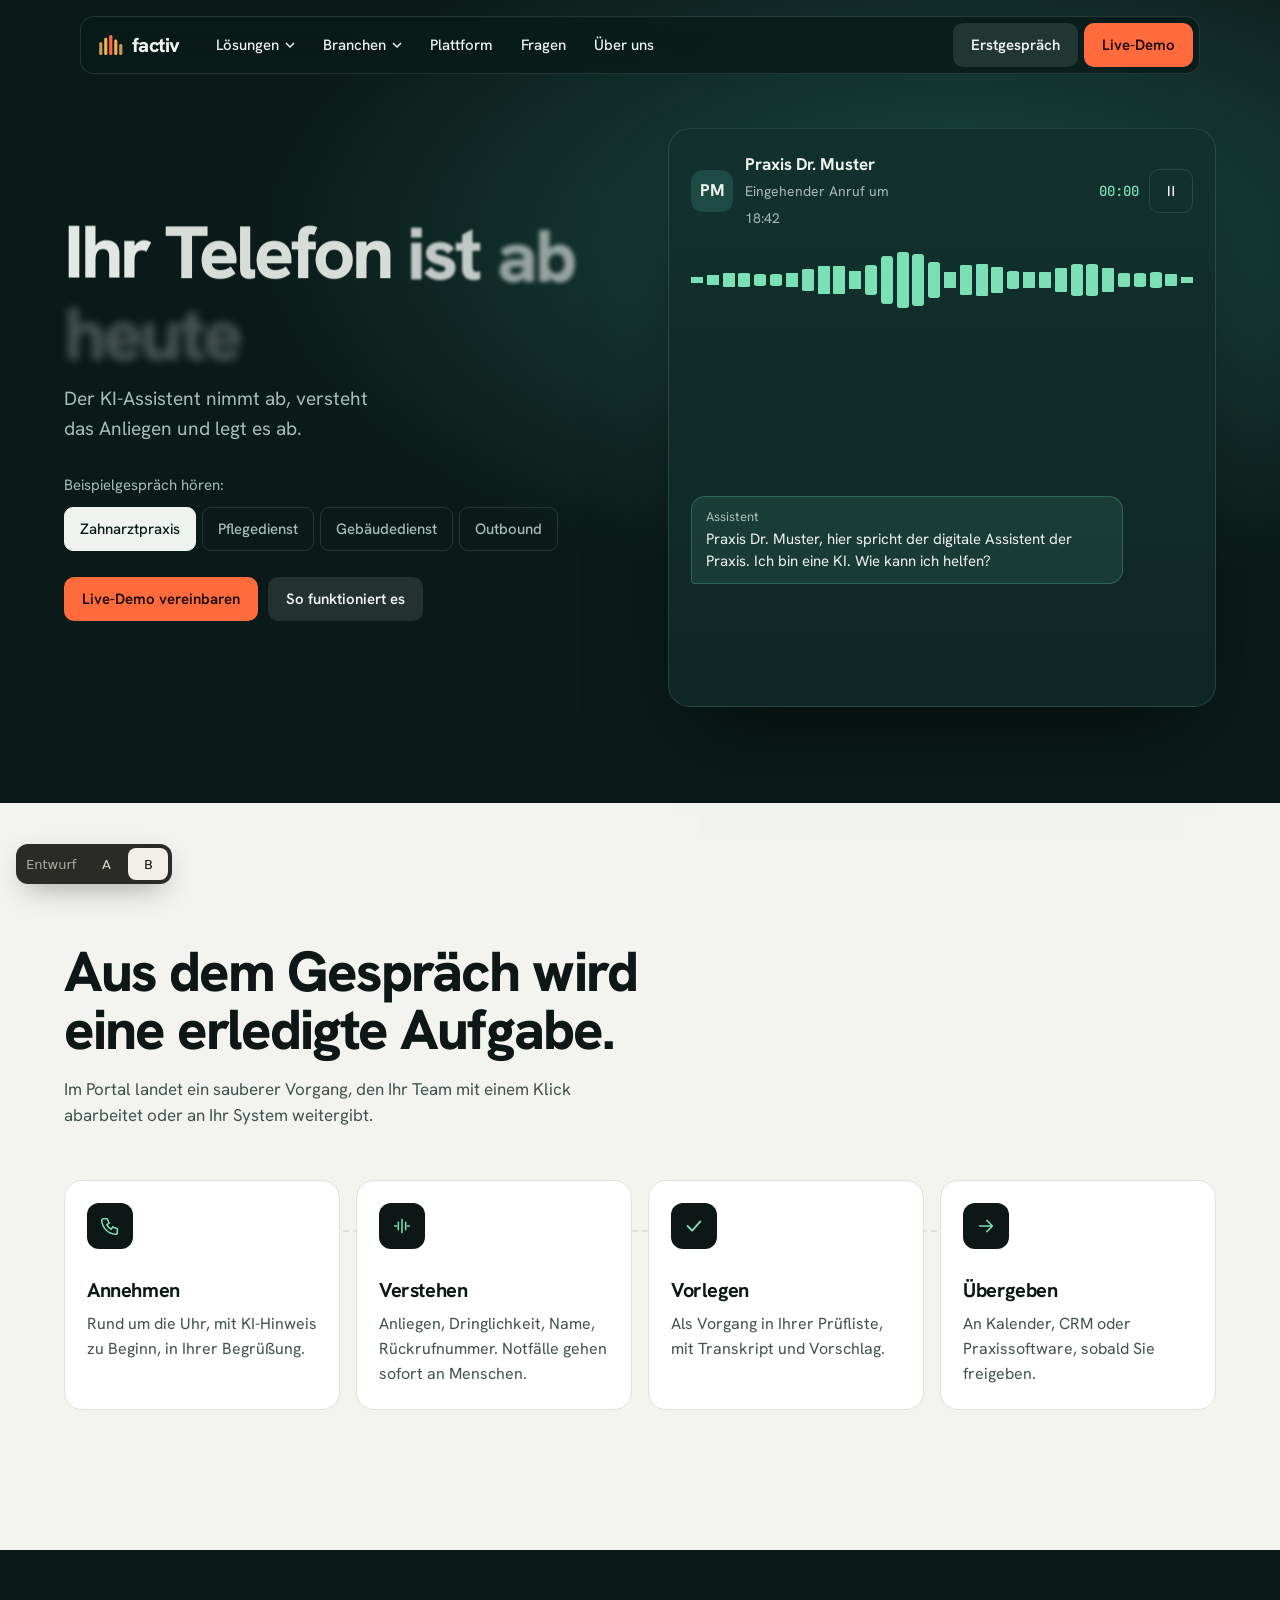
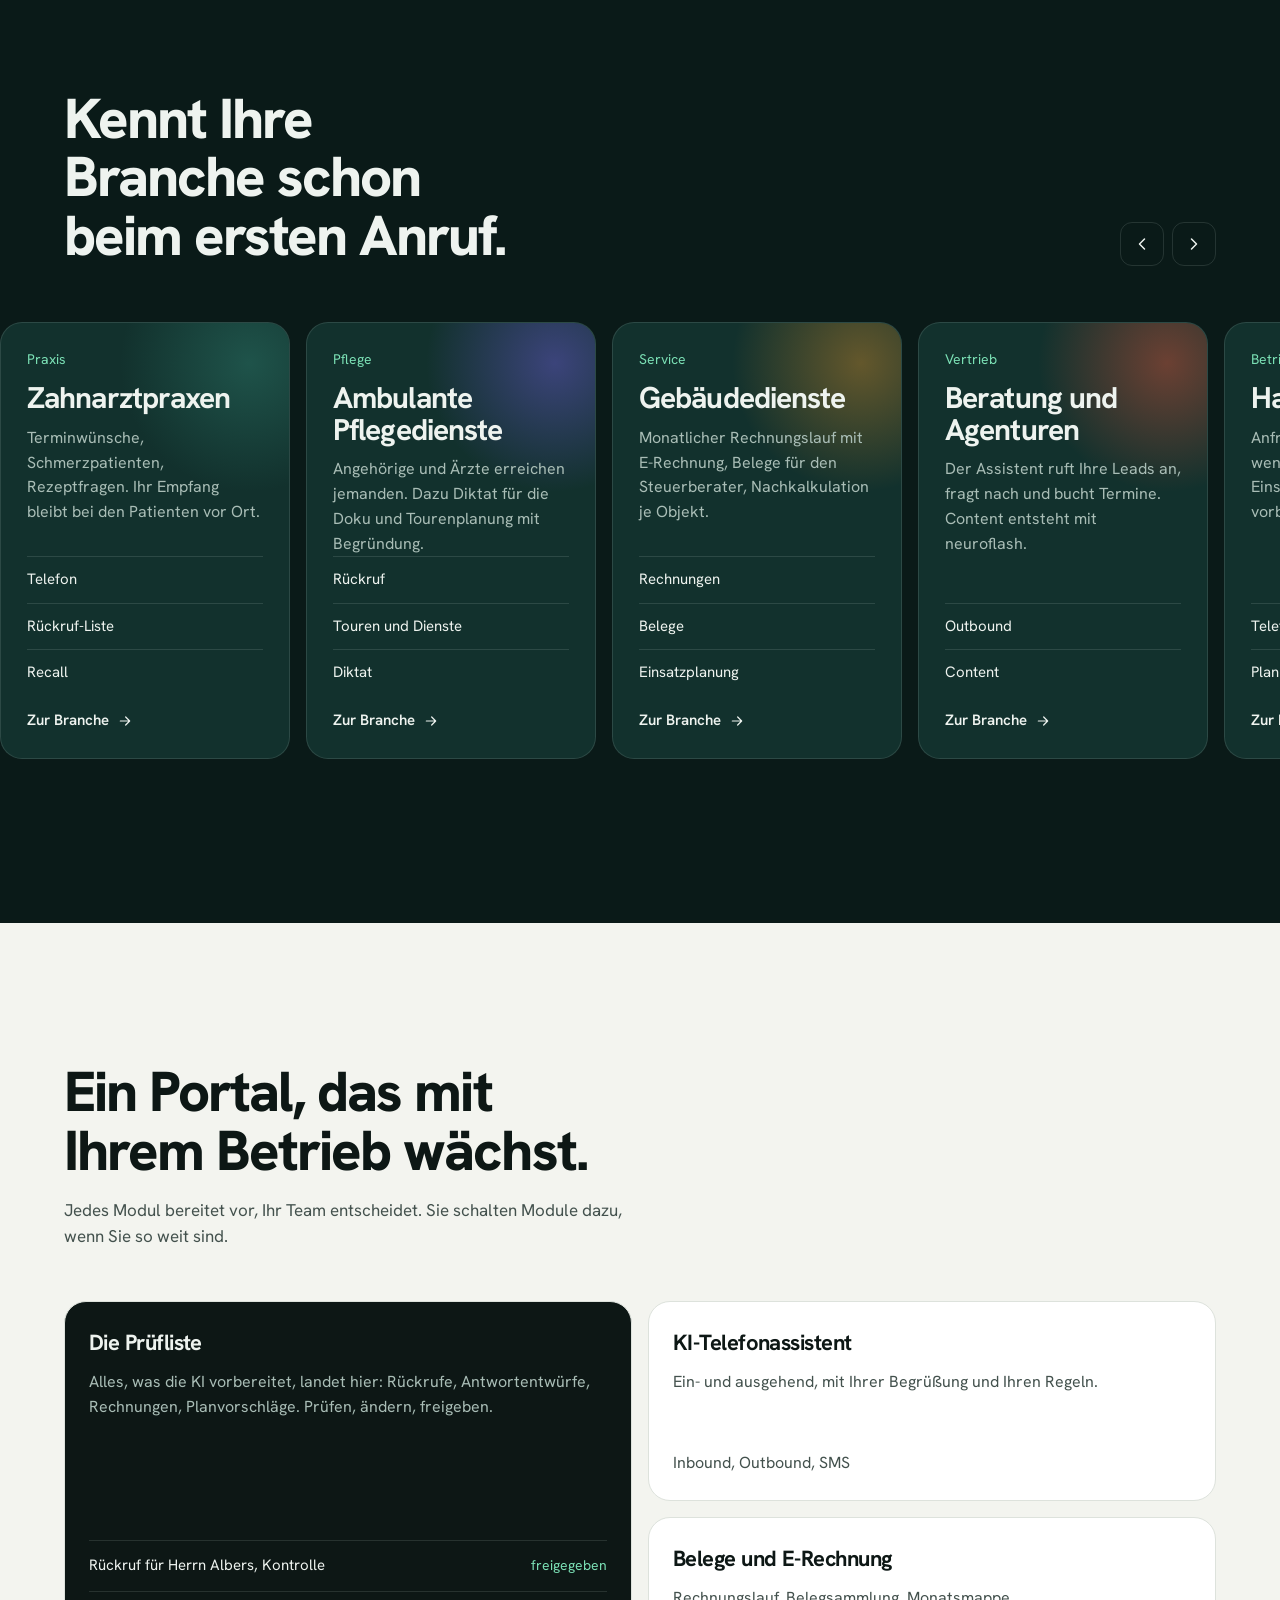
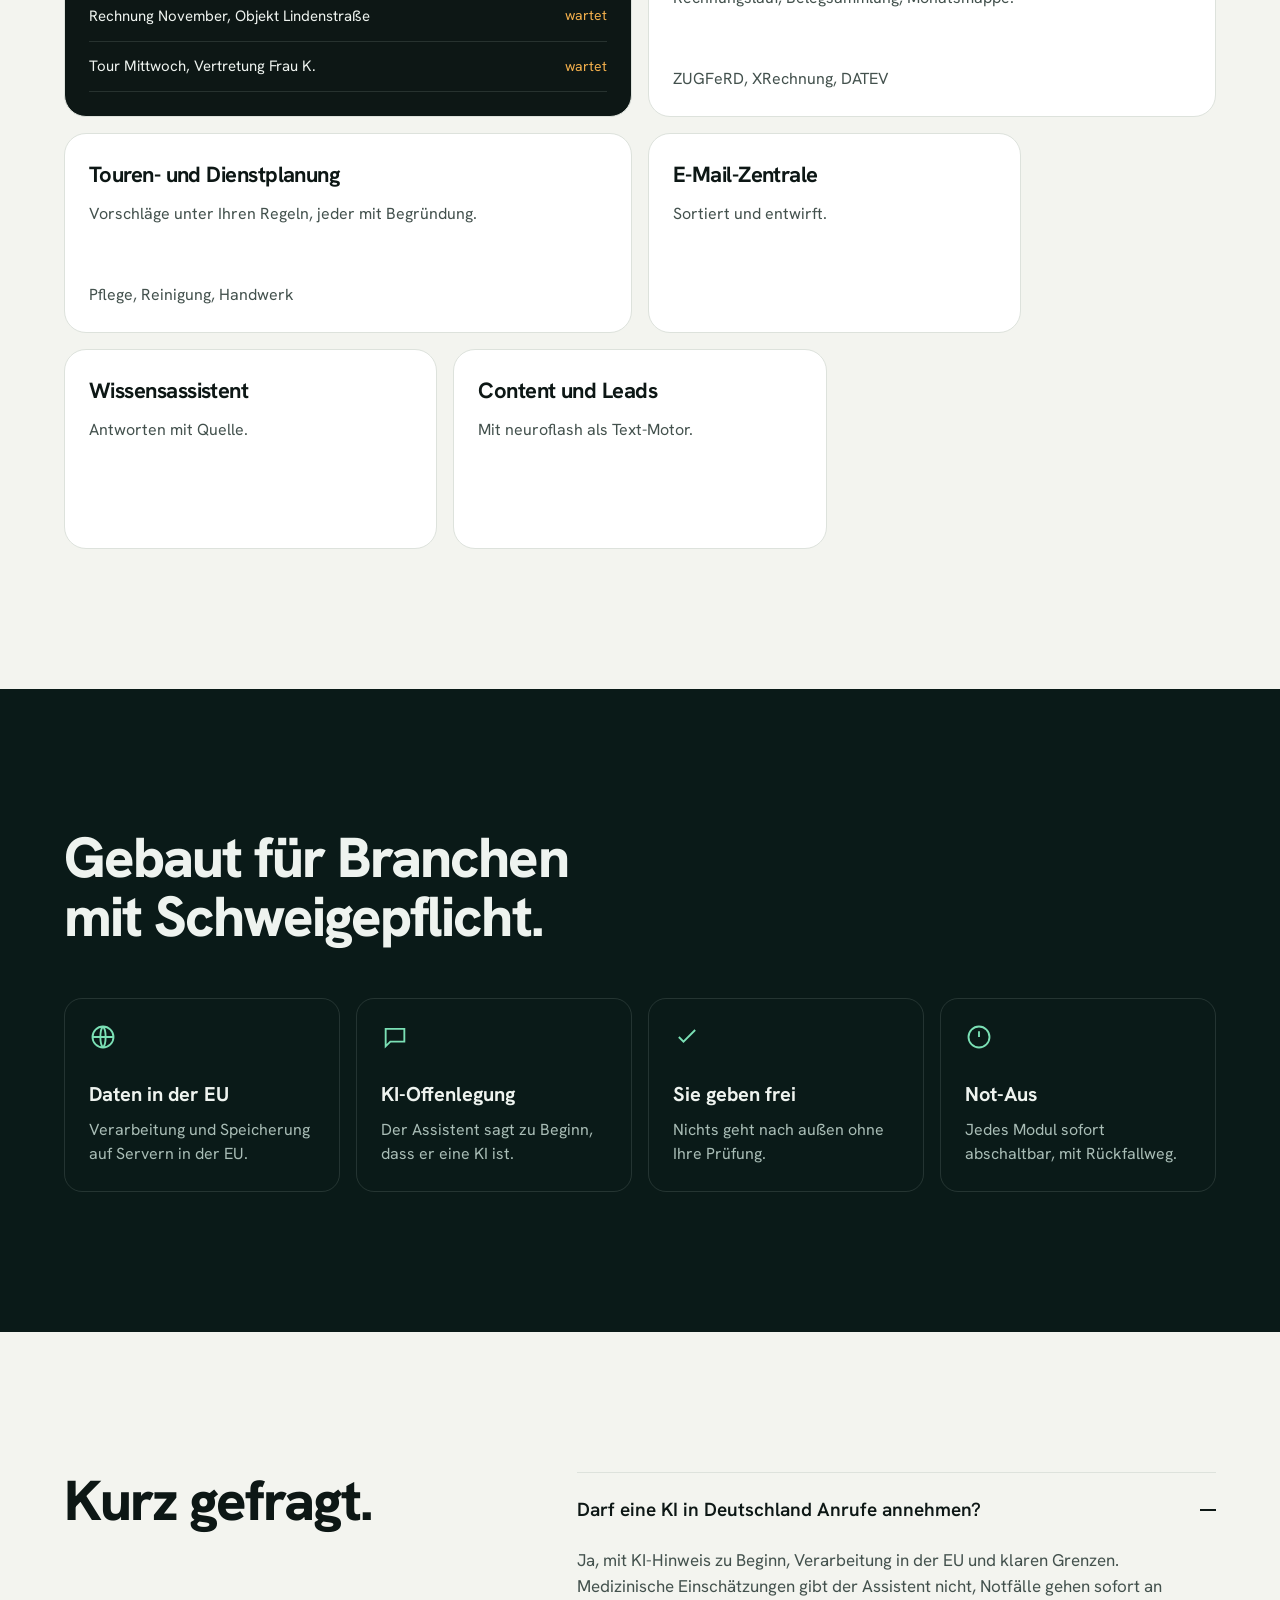
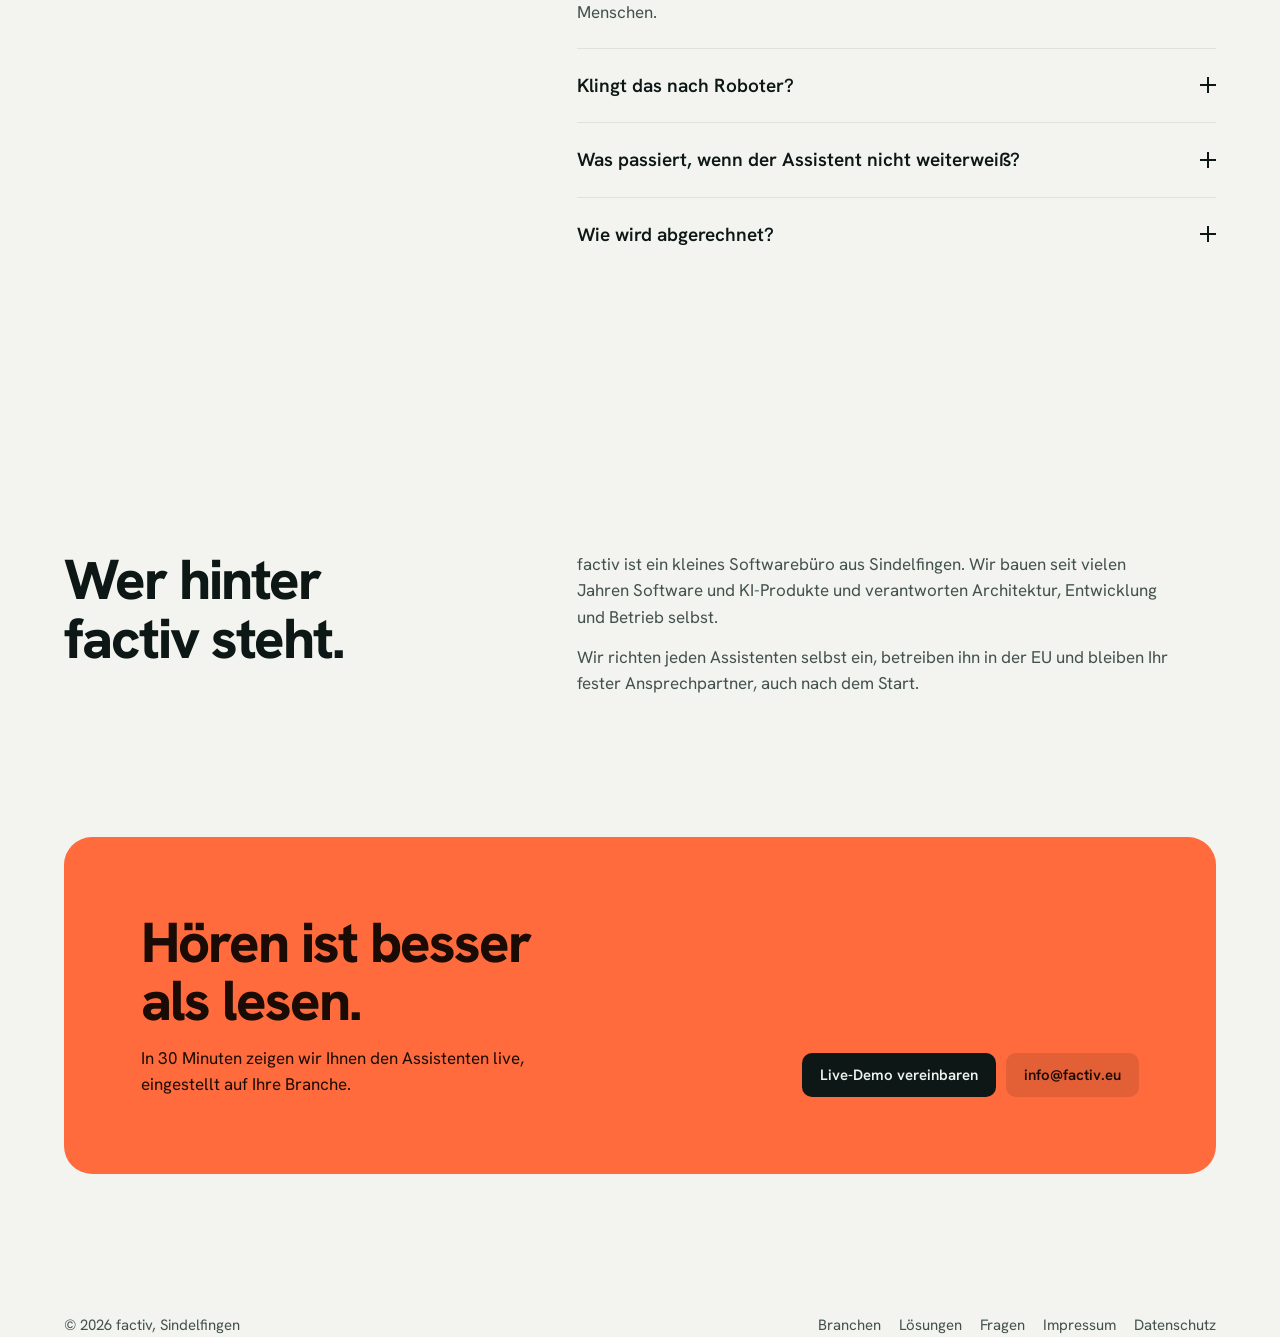
<file: de/index.html>
<!DOCTYPE html><html lang="de"><head><meta charset="utf-8"><title>factiv</title><link rel="canonical" href="https://factiv.eu/"><meta name="robots" content="noindex"><meta http-equiv="refresh" content="0; url=/"></head><body><a href="/">Weiter zu factiv.eu</a></body></html>
</file>
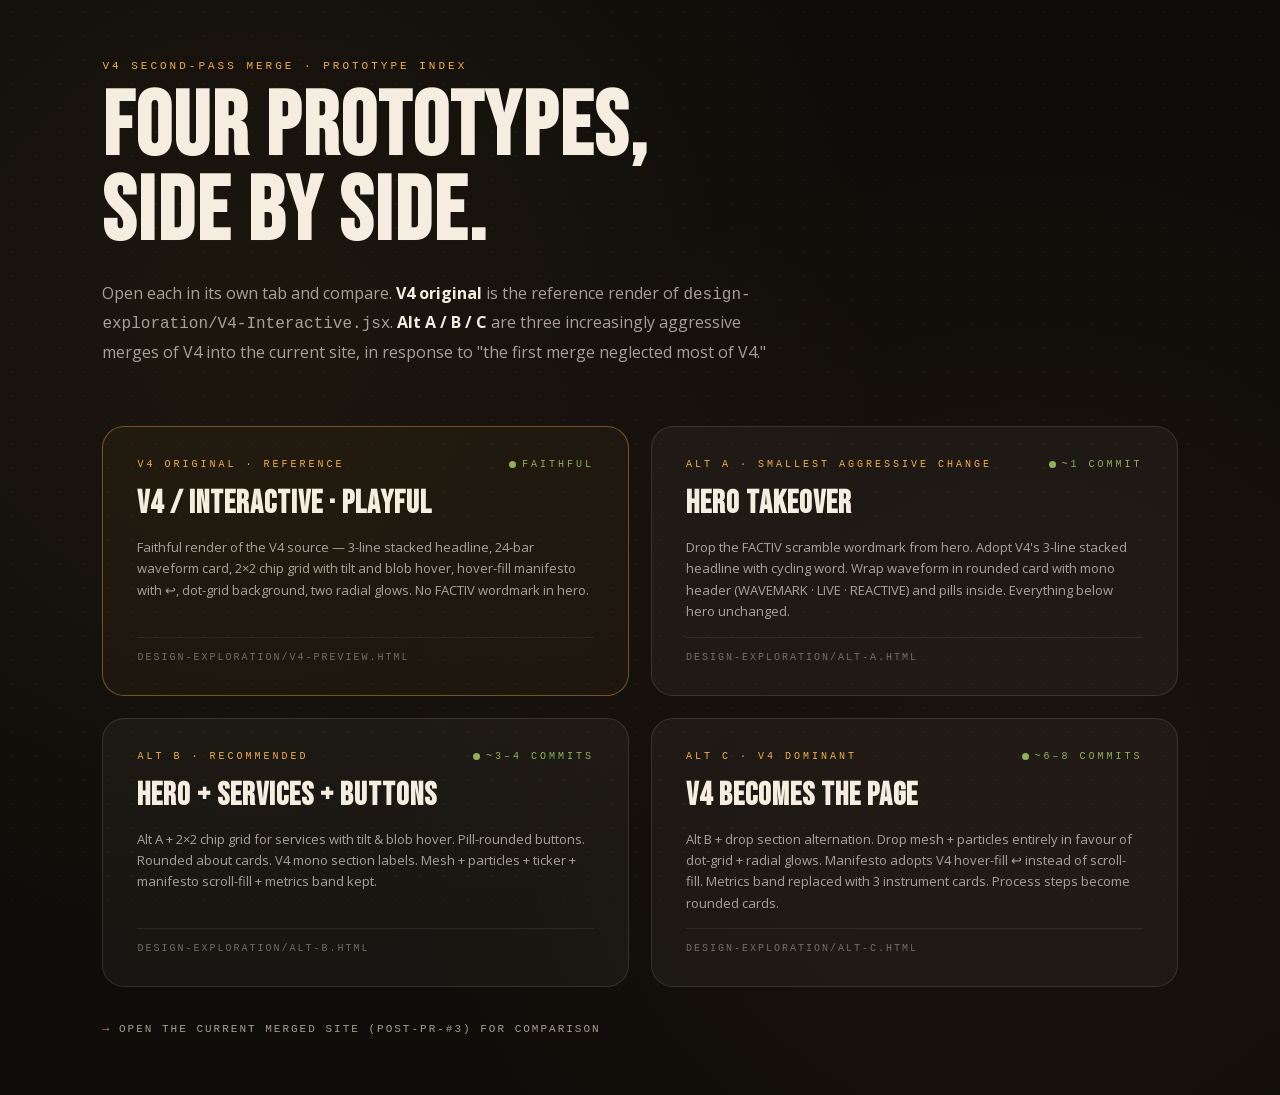
<file: design-exploration/index.html>
<!DOCTYPE html>
<html lang="en">
<head>
<meta charset="UTF-8">
<title>V4 second-pass merge — prototype index</title>
<link rel="stylesheet" href="/assets/fonts.css">
<style>
:root{
  --bg:#0f0d0a;--ink:#f4ede0;--muted:rgba(244,237,224,0.65);
  --gold:#F2AF4C;--bronze:#B89355;--coral:#F07B49;--live:#8FB15A;
  --mono:ui-monospace,'SF Mono','JetBrains Mono','Menlo',monospace;
}
*,*::before,*::after{box-sizing:border-box;margin:0;padding:0}
body{
  background:var(--bg);color:var(--ink);font-family:'Open Sans',sans-serif;
  min-height:100vh;padding:60px 8vw;position:relative;
  background-image:
    radial-gradient(circle at 20% 30%,rgba(242,175,76,0.06),transparent 50%),
    radial-gradient(circle at 80% 70%,rgba(240,123,73,0.05),transparent 50%);
}
body::before{
  content:'';position:fixed;inset:0;pointer-events:none;opacity:.5;z-index:0;
  background-image:radial-gradient(rgba(244,237,224,0.08) 1px,transparent 1px);
  background-size:24px 24px;
}
.wrap{position:relative;z-index:1;max-width:1200px;margin:0 auto}
.eyebrow{font-family:var(--mono);font-size:11px;letter-spacing:3px;text-transform:uppercase;color:var(--gold);margin-bottom:14px}
h1{font-family:'Bebas Neue',sans-serif;font-size:clamp(48px,7vw,96px);line-height:.95;letter-spacing:2px;margin-bottom:24px}
.lead{font-size:16px;line-height:1.7;color:var(--muted);max-width:680px;margin-bottom:60px}
.grid{display:grid;grid-template-columns:1fr 1fr;gap:22px}
.card{padding:32px 34px;background:rgba(244,237,224,0.04);border:1px solid rgba(244,237,224,0.12);border-radius:22px;text-decoration:none;color:inherit;transition:transform .25s cubic-bezier(.34,1.56,.64,1),background .2s,border-color .2s;display:flex;flex-direction:column;gap:14px}
.card:hover{transform:translateY(-4px);background:rgba(242,175,76,0.07);border-color:rgba(242,175,76,0.4)}
.card .tag{font-family:var(--mono);font-size:10px;letter-spacing:3px;text-transform:uppercase;color:var(--gold);display:flex;justify-content:space-between;align-items:center}
.card .tag .live{color:var(--live);display:inline-flex;align-items:center;gap:6px}
.card .tag .live::before{content:'';width:7px;height:7px;border-radius:50%;background:var(--live);animation:p 1.4s ease-in-out infinite}
@keyframes p{50%{opacity:.3}}
.card h2{font-family:'Bebas Neue',sans-serif;font-size:32px;letter-spacing:1px;color:var(--ink)}
.card p{font-size:13px;line-height:1.65;color:var(--muted)}
.card .meta{font-family:var(--mono);font-size:10px;letter-spacing:2px;text-transform:uppercase;color:rgba(244,237,224,0.4);margin-top:auto;padding-top:14px;border-top:1px solid rgba(244,237,224,0.08)}
.v4{border-color:rgba(242,175,76,0.4);background:rgba(242,175,76,0.04)}
.live-link{display:inline-flex;align-items:center;gap:8px;font-family:var(--mono);font-size:11px;letter-spacing:2px;text-transform:uppercase;color:var(--muted);text-decoration:none;margin-top:36px}
.live-link::before{content:'→';color:var(--gold)}
.live-link:hover{color:var(--gold)}
@media(max-width:768px){.grid{grid-template-columns:1fr}}
</style>
</head>
<body>
<div class="wrap">
  <div class="eyebrow">V4 second-pass merge · prototype index</div>
  <h1>Four prototypes,<br>side by side.</h1>
  <p class="lead">
    Open each in its own tab and compare. <strong style="color:var(--ink)">V4 original</strong> is the reference render of <code>design-exploration/V4-Interactive.jsx</code>. <strong style="color:var(--ink)">Alt A / B / C</strong> are three increasingly aggressive merges of V4 into the current site, in response to "the first merge neglected most of V4."
  </p>

  <div class="grid">
    <a class="card v4" href="/design-exploration/v4-preview.html" target="_blank">
      <div class="tag">V4 original · reference<span class="live">FAITHFUL</span></div>
      <h2>V4 / Interactive · playful</h2>
      <p>Faithful render of the V4 source — 3-line stacked headline, 24-bar waveform card, 2×2 chip grid with tilt and blob hover, hover-fill manifesto with ↩, dot-grid background, two radial glows. No FACTIV wordmark in hero.</p>
      <div class="meta">design-exploration/v4-preview.html</div>
    </a>

    <a class="card" href="/design-exploration/alt-a.html" target="_blank">
      <div class="tag">Alt A · smallest aggressive change<span class="live">~1 commit</span></div>
      <h2>Hero takeover</h2>
      <p>Drop the FACTIV scramble wordmark from hero. Adopt V4's 3-line stacked headline with cycling word. Wrap waveform in rounded card with mono header (WAVEMARK · LIVE · REACTIVE) and pills inside. Everything below hero unchanged.</p>
      <div class="meta">design-exploration/alt-a.html</div>
    </a>

    <a class="card" href="/design-exploration/alt-b.html" target="_blank">
      <div class="tag">Alt B · recommended<span class="live">~3–4 commits</span></div>
      <h2>Hero + services + buttons</h2>
      <p>Alt A + 2×2 chip grid for services with tilt &amp; blob hover. Pill-rounded buttons. Rounded about cards. V4 mono section labels. Mesh + particles + ticker + manifesto scroll-fill + metrics band kept.</p>
      <div class="meta">design-exploration/alt-b.html</div>
    </a>

    <a class="card" href="/design-exploration/alt-c.html" target="_blank">
      <div class="tag">Alt C · V4 dominant<span class="live">~6–8 commits</span></div>
      <h2>V4 becomes the page</h2>
      <p>Alt B + drop section alternation. Drop mesh + particles entirely in favour of dot-grid + radial glows. Manifesto adopts V4 hover-fill ↩ instead of scroll-fill. Metrics band replaced with 3 instrument cards. Process steps become rounded cards.</p>
      <div class="meta">design-exploration/alt-c.html</div>
    </a>
  </div>

  <a class="live-link" href="/" target="_blank">Open the current merged site (post-PR-#3) for comparison</a>
</div>
</body>
</html>
</file>
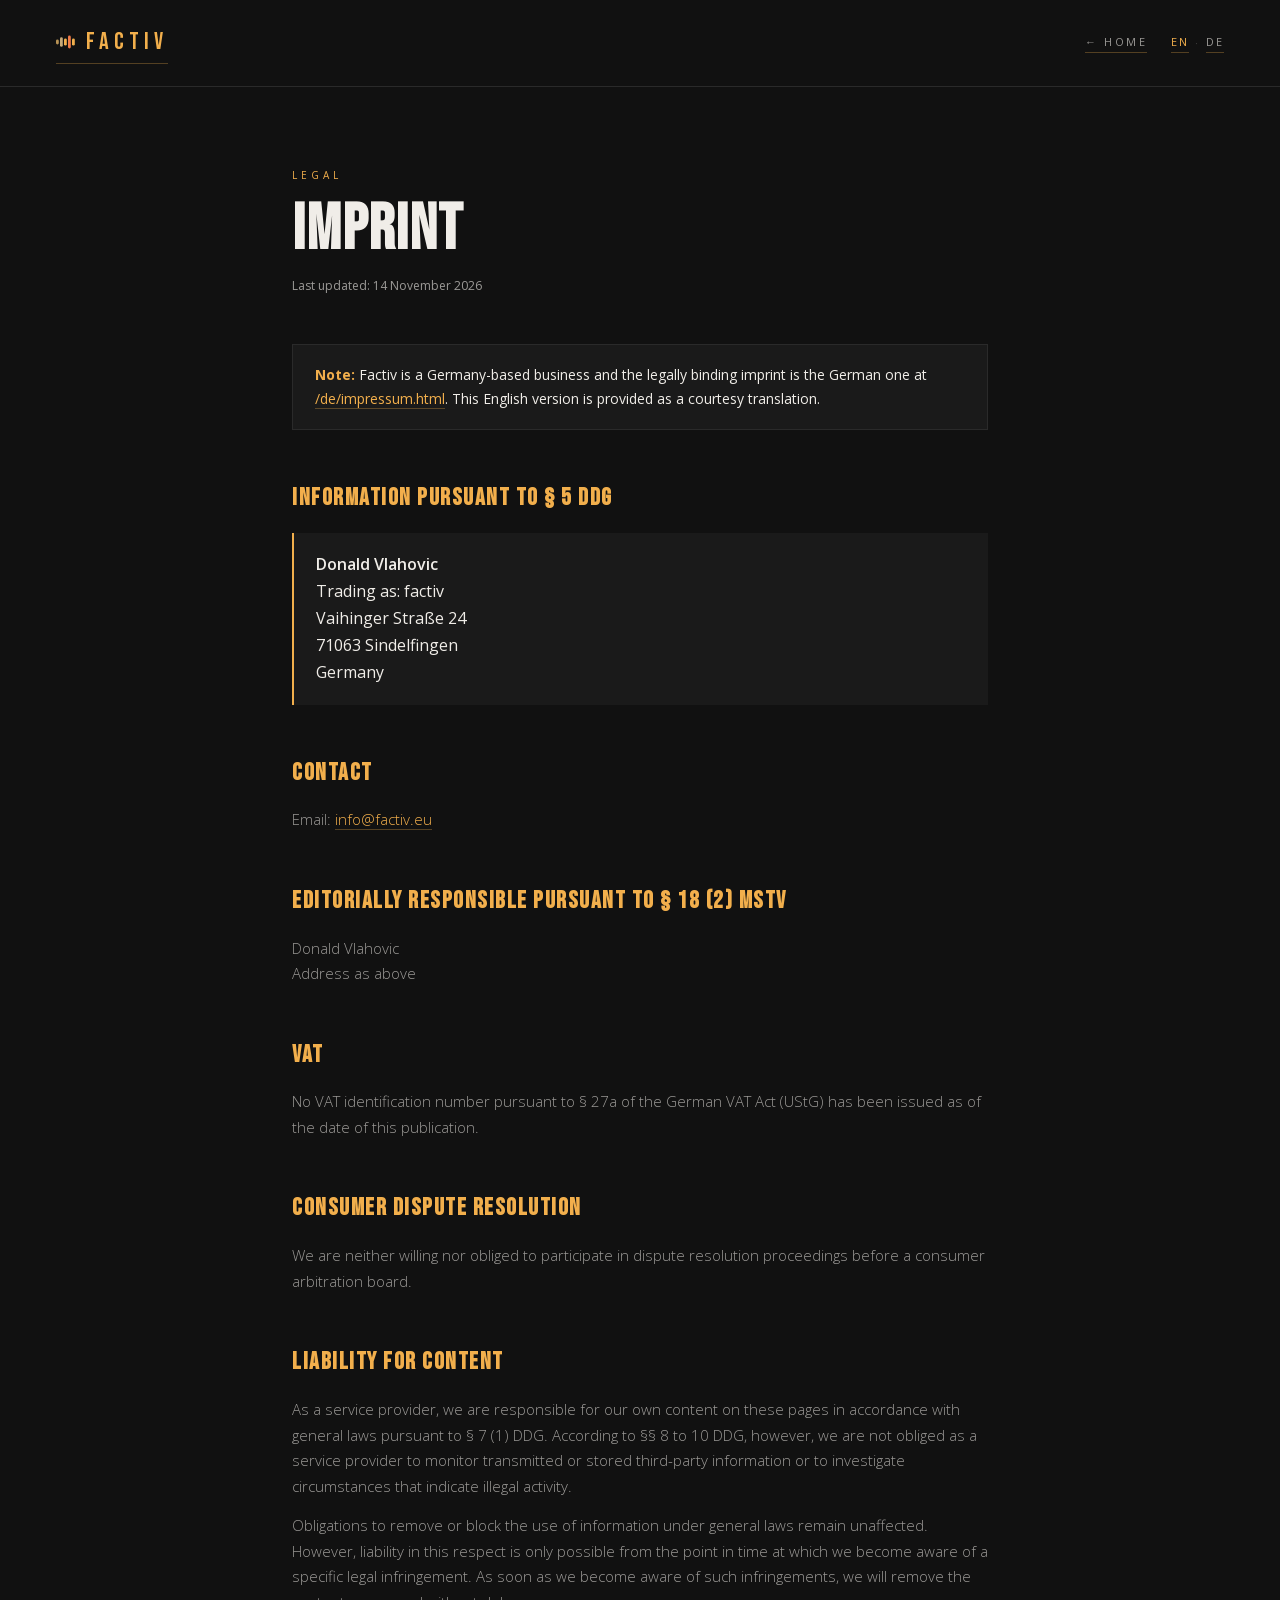
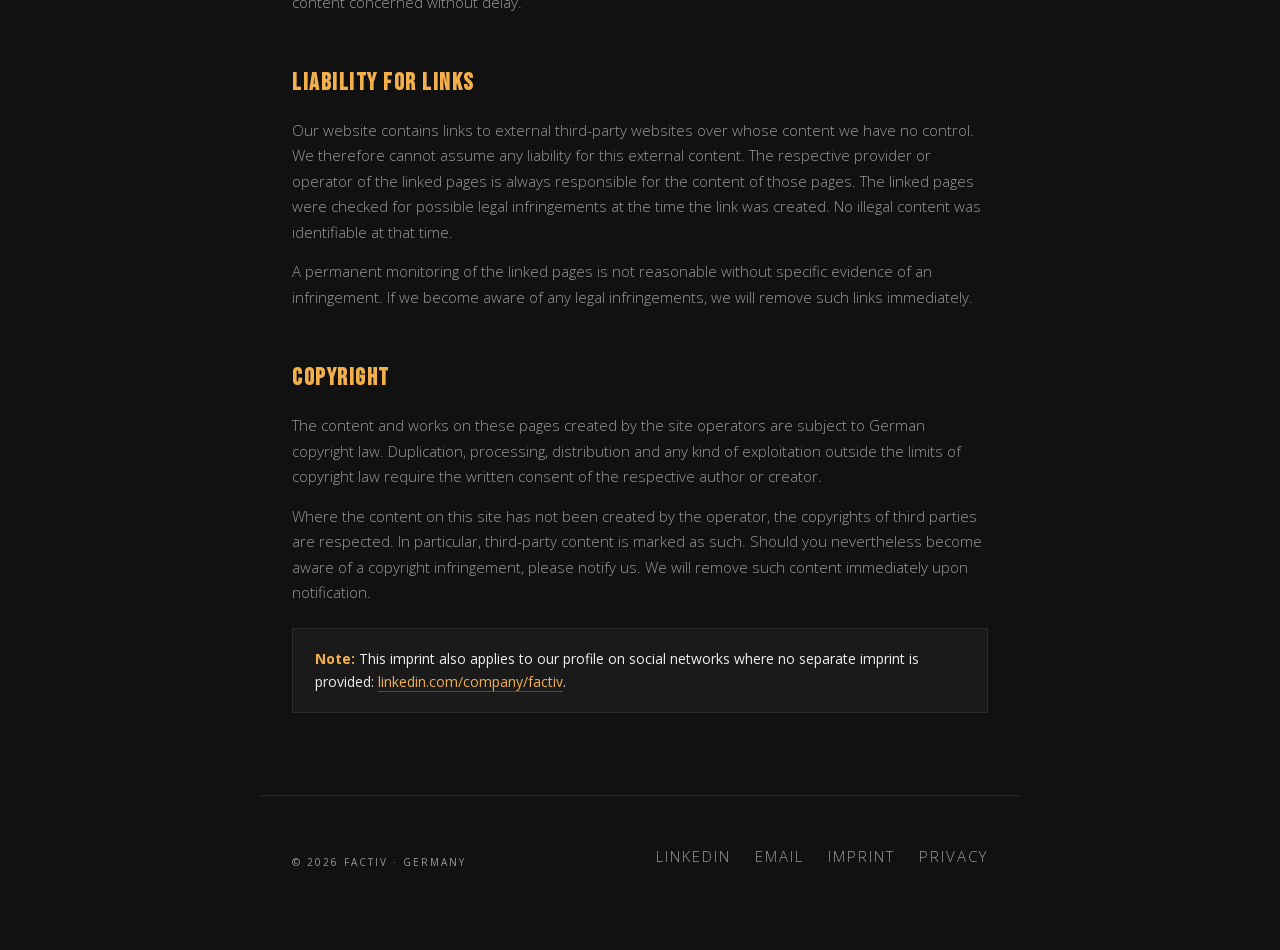
<file: imprint.html>
<!DOCTYPE html>
<html lang="en">
<head>
<meta charset="UTF-8">
<meta name="viewport" content="width=device-width, initial-scale=1.0">
<title>Imprint — Factiv</title>
<meta name="description" content="Imprint and legal notice for factiv (Donald Vlahovic), in accordance with § 5 of the German Digital Services Act (DDG).">
<meta name="robots" content="index,follow">
<link rel="canonical" href="https://factiv.eu/imprint.html">
<link rel="alternate" hreflang="en" href="https://factiv.eu/imprint.html">
<link rel="alternate" hreflang="de" href="https://factiv.eu/de/impressum.html">
<link rel="alternate" hreflang="x-default" href="https://factiv.eu/imprint.html">
<link rel="icon" type="image/svg+xml" href="assets/favicon/favicon.svg">
<link rel="icon" type="image/png" sizes="32x32" href="assets/favicon/favicon-32.png">
<link rel="apple-touch-icon" sizes="180x180" href="assets/favicon/apple-touch-icon.png">
<link rel="stylesheet" href="assets/fonts.css">
<link rel="stylesheet" href="assets/legal.css">
</head>
<body>

<nav>
  <a href="/" class="nav-logo">
    <svg width="20" height="14" viewBox="0 0 50 32" fill="none" aria-hidden="true">
      <rect x="0"  y="10" width="7" height="12" rx="3.5" fill="#B89355"/>
      <rect x="10" y="4"  width="7" height="24" rx="3.5" fill="#C7AA79"/>
      <rect x="20" y="7"  width="7" height="18" rx="3.5" fill="#F2AF4C"/>
      <rect x="30" y="0"  width="7" height="32" rx="3.5" fill="#F07B49"/>
      <rect x="40" y="7"  width="7" height="18" rx="3.5" fill="#F2AF4C"/>
    </svg>
    FACTIV
  </a>
  <div class="nav-right">
    <a href="/" class="nav-back">← Home</a>
    <div class="lang-switch" aria-label="Language">
      <a href="/imprint.html" class="active" aria-current="page">EN</a>
      <span>·</span>
      <a href="/de/impressum.html" hreflang="de">DE</a>
    </div>
  </div>
</nav>

<main>
  <span class="page-eyebrow">Legal</span>
  <h1 class="page-title">Imprint</h1>
  <span class="page-updated">Last updated: 14 November 2026</span>

  <div class="notice">
    <strong>Note:</strong> Factiv is a Germany-based business and the legally
    binding imprint is the German one at
    <a href="/de/impressum.html">/de/impressum.html</a>. This English version is
    provided as a courtesy translation.
  </div>

  <h2>Information pursuant to § 5 DDG</h2>
  <div class="addr-block">
    <strong>Donald Vlahovic</strong><br>
    Trading as: factiv<br>
    Vaihinger Straße 24<br>
    71063 Sindelfingen<br>
    Germany
  </div>

  <h2>Contact</h2>
  <p>
    Email: <a href="mailto:info@factiv.eu">info@factiv.eu</a>
  </p>

  <h2>Editorially responsible pursuant to § 18 (2) MStV</h2>
  <p>
    Donald Vlahovic<br>
    Address as above
  </p>

  <h2>VAT</h2>
  <p>
    No VAT identification number pursuant to § 27a of the German VAT Act
    (UStG) has been issued as of the date of this publication.
  </p>

  <h2>Consumer dispute resolution</h2>
  <p>
    We are neither willing nor obliged to participate in dispute resolution
    proceedings before a consumer arbitration board.
  </p>

  <h2>Liability for content</h2>
  <p>
    As a service provider, we are responsible for our own content on these
    pages in accordance with general laws pursuant to § 7 (1) DDG. According
    to §§ 8 to 10 DDG, however, we are not obliged as a service provider to
    monitor transmitted or stored third-party information or to investigate
    circumstances that indicate illegal activity.
  </p>
  <p>
    Obligations to remove or block the use of information under general laws
    remain unaffected. However, liability in this respect is only possible
    from the point in time at which we become aware of a specific legal
    infringement. As soon as we become aware of such infringements, we will
    remove the content concerned without delay.
  </p>

  <h2>Liability for links</h2>
  <p>
    Our website contains links to external third-party websites over whose
    content we have no control. We therefore cannot assume any liability for
    this external content. The respective provider or operator of the linked
    pages is always responsible for the content of those pages. The linked
    pages were checked for possible legal infringements at the time the link
    was created. No illegal content was identifiable at that time.
  </p>
  <p>
    A permanent monitoring of the linked pages is not reasonable without
    specific evidence of an infringement. If we become aware of any legal
    infringements, we will remove such links immediately.
  </p>

  <h2>Copyright</h2>
  <p>
    The content and works on these pages created by the site operators are
    subject to German copyright law. Duplication, processing, distribution and
    any kind of exploitation outside the limits of copyright law require the
    written consent of the respective author or creator.
  </p>
  <p>
    Where the content on this site has not been created by the operator, the
    copyrights of third parties are respected. In particular, third-party
    content is marked as such. Should you nevertheless become aware of a
    copyright infringement, please notify us. We will remove such content
    immediately upon notification.
  </p>

  <div class="notice">
    <strong>Note:</strong> This imprint also applies to our profile on social
    networks where no separate imprint is provided:
    <a href="https://linkedin.com/company/factiv" target="_blank" rel="noopener noreferrer">linkedin.com/company/factiv</a>.
  </div>
</main>

<footer>
  <span>© 2026 Factiv · Germany</span>
  <ul class="footer-links">
    <li><a href="https://linkedin.com/company/factiv" target="_blank" rel="noopener">LinkedIn</a></li>
    <li><a href="mailto:info@factiv.eu">Email</a></li>
    <li><span>Imprint</span></li>
    <li><a href="/privacy.html">Privacy</a></li>
  </ul>
</footer>

</body>
</html>
</file>
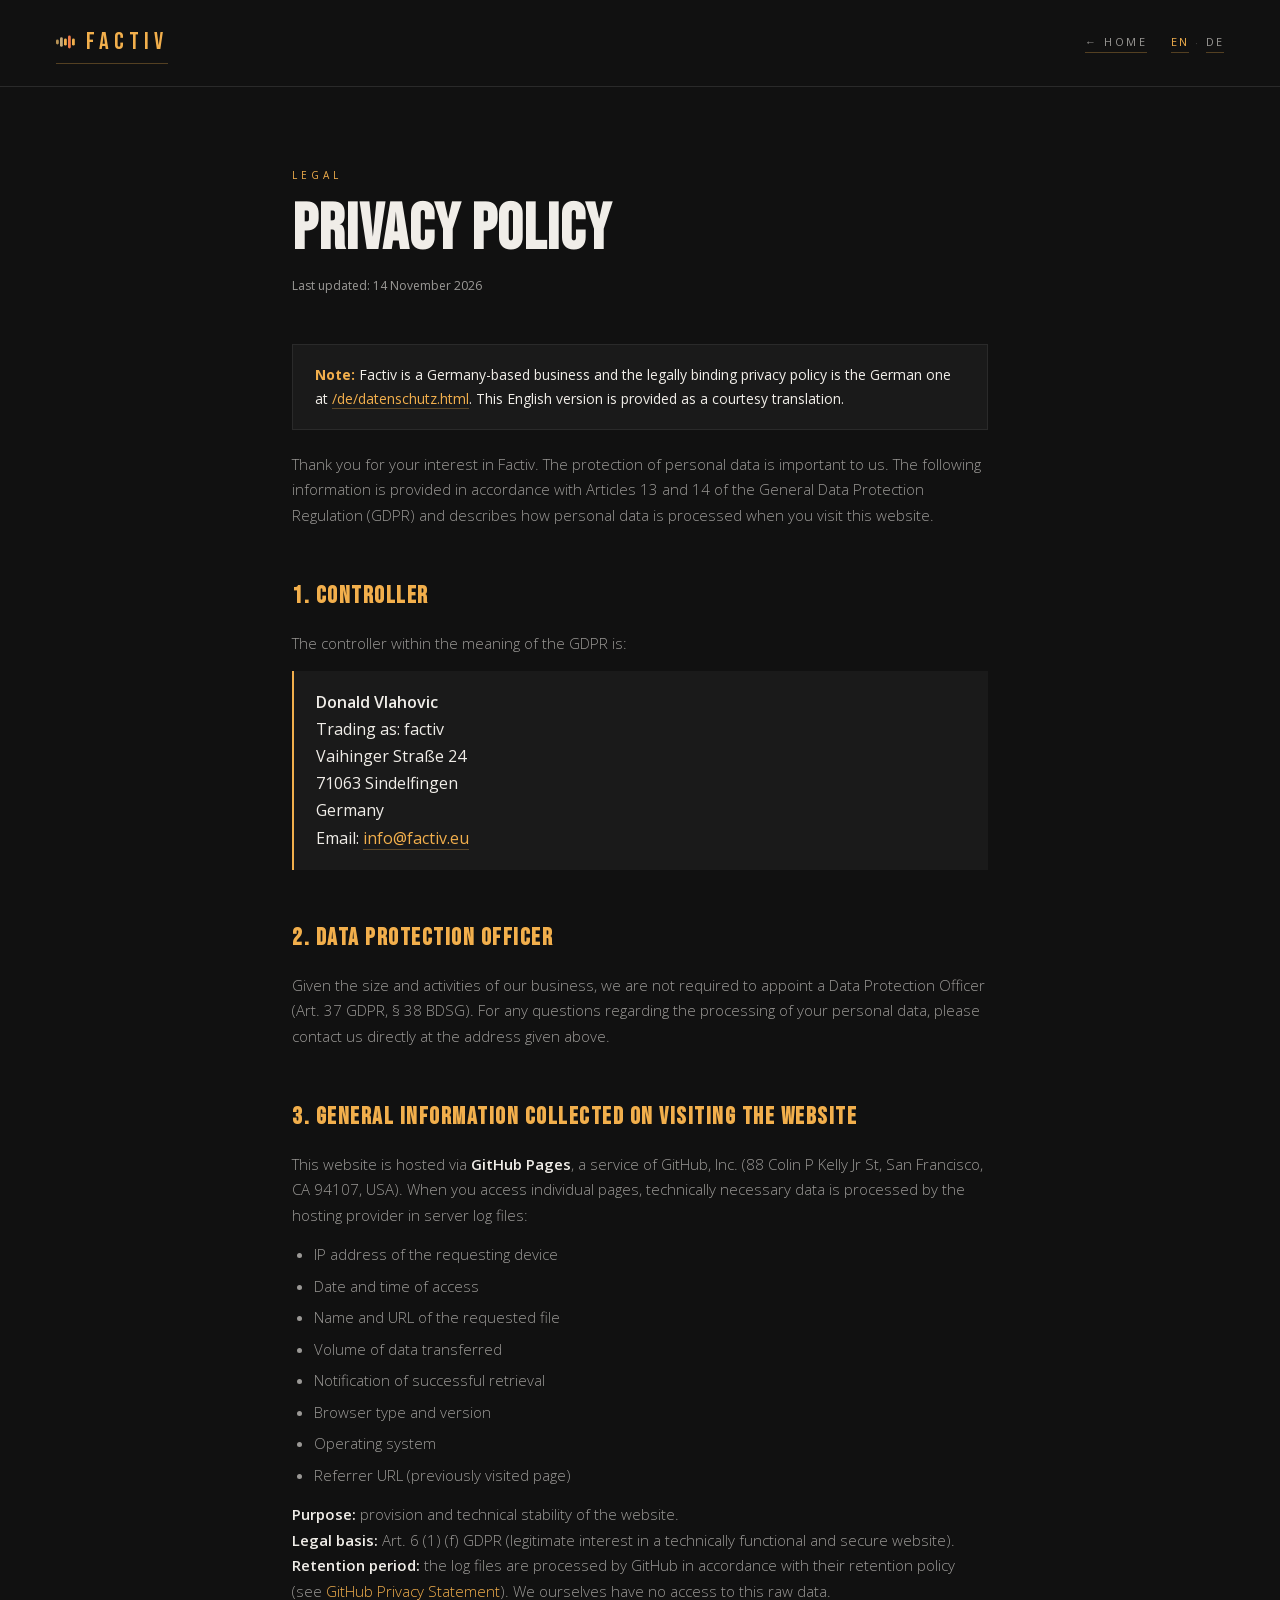
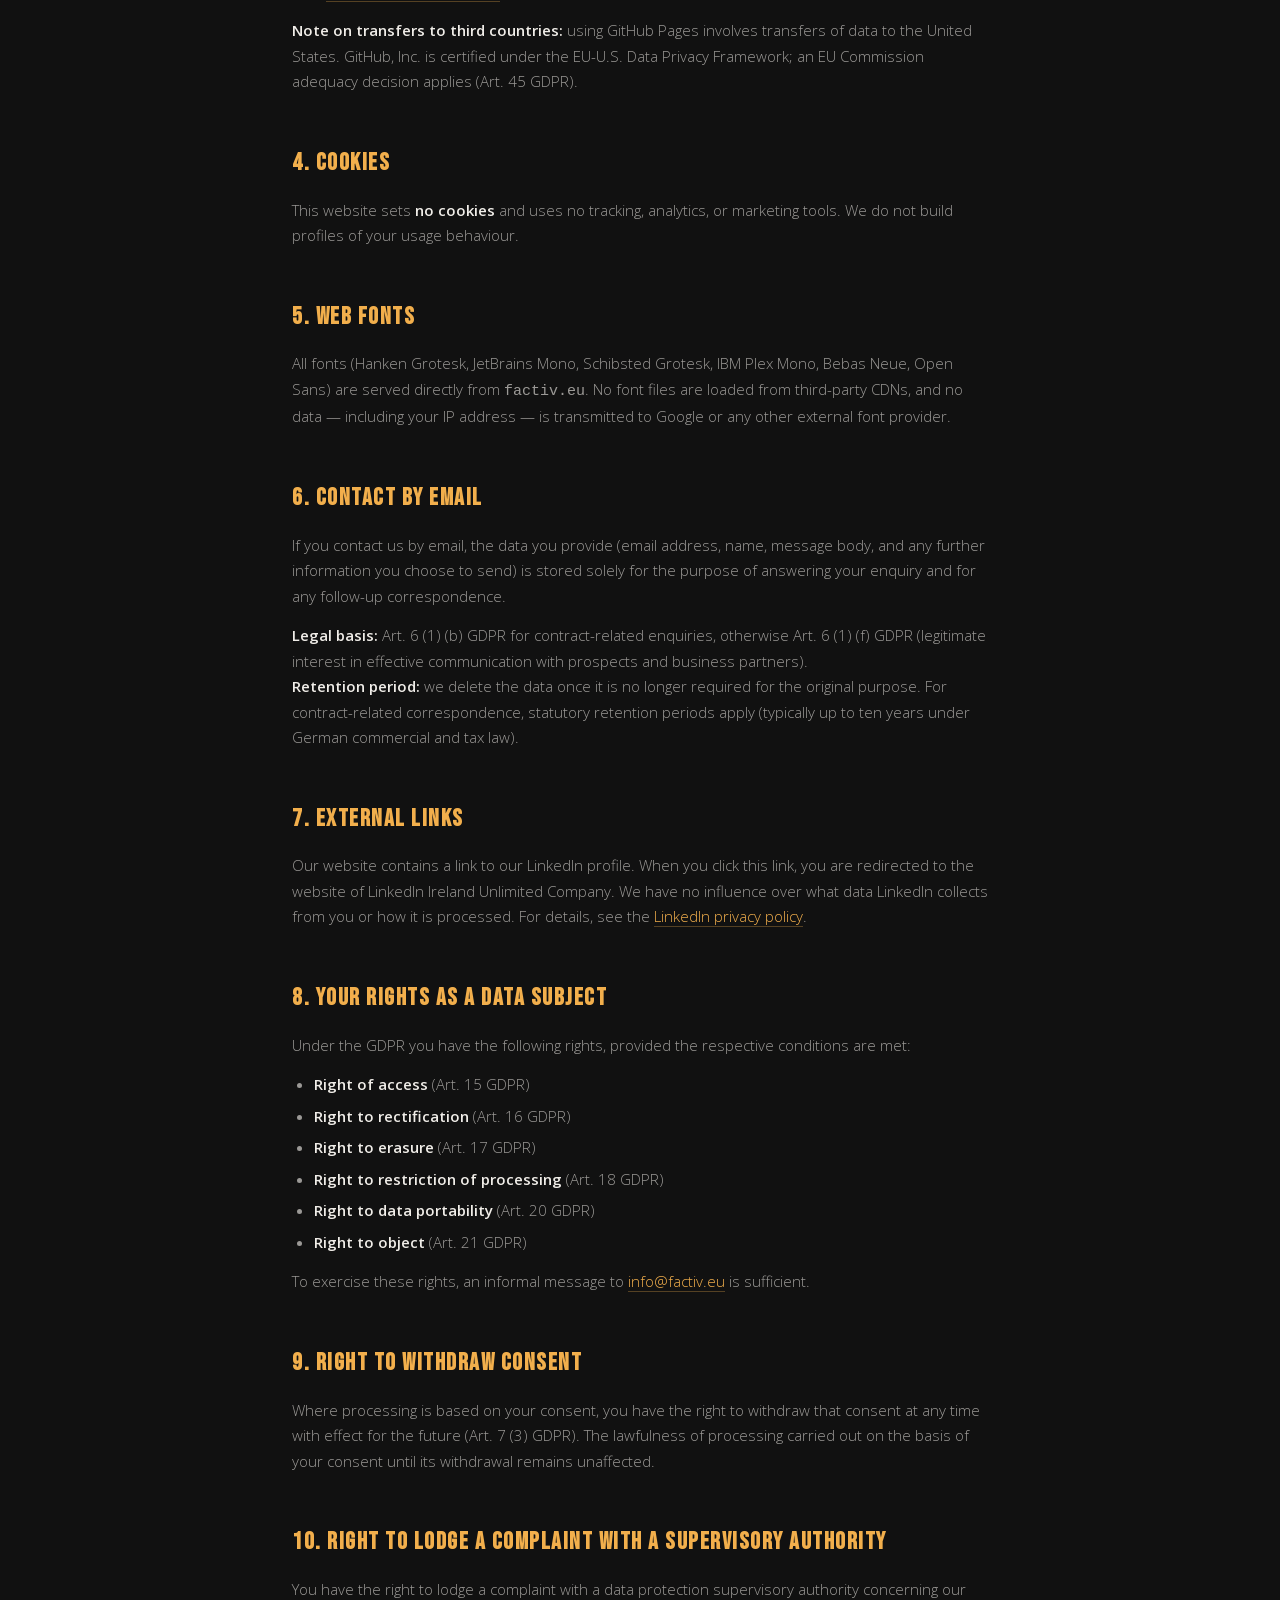
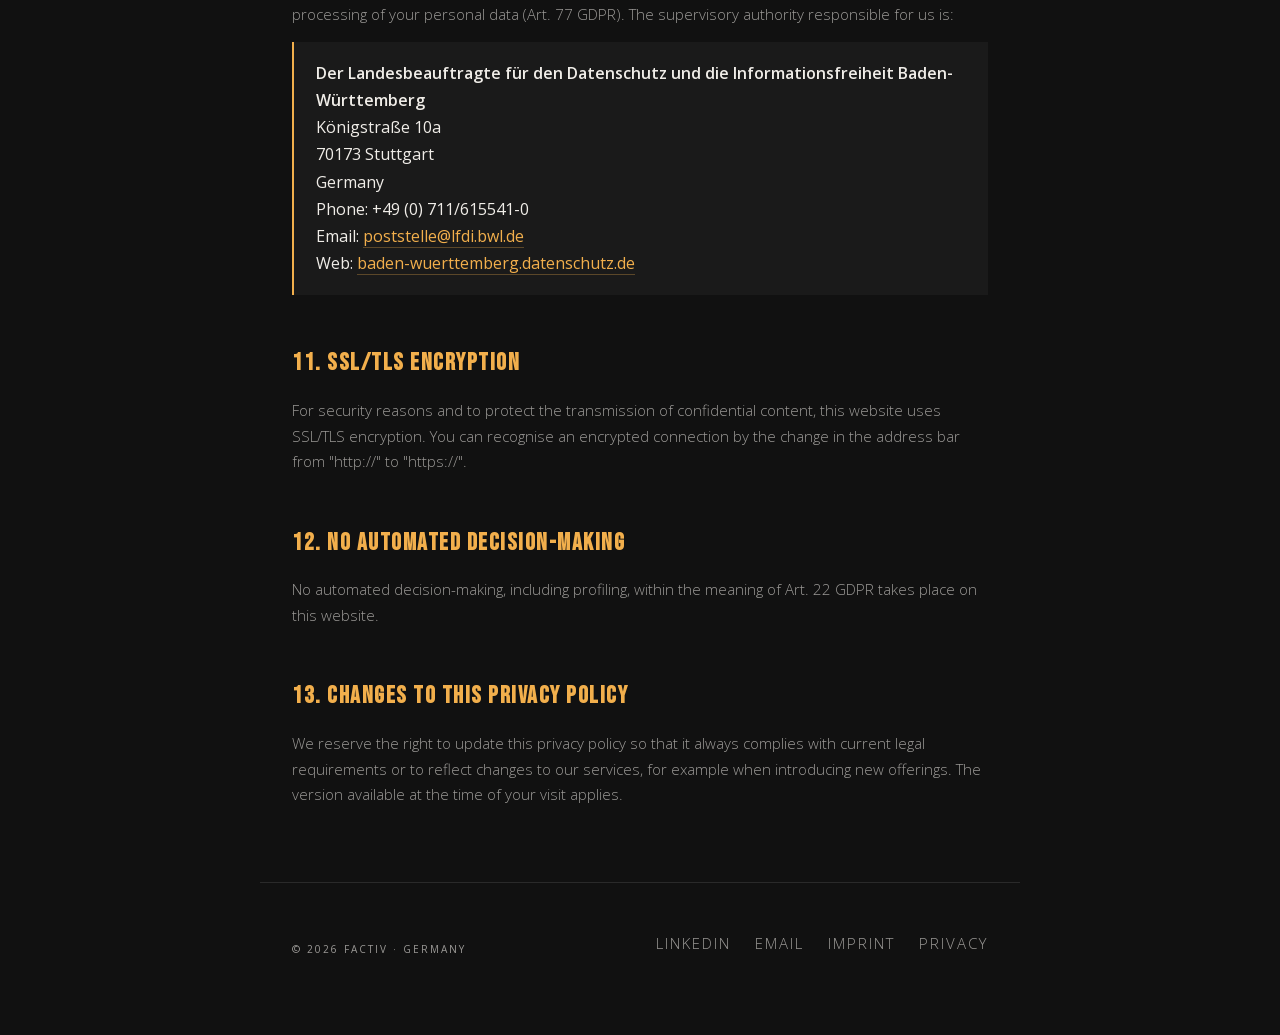
<file: privacy.html>
<!DOCTYPE html>
<html lang="en">
<head>
<meta charset="UTF-8">
<meta name="viewport" content="width=device-width, initial-scale=1.0">
<title>Privacy Policy — Factiv</title>
<meta name="description" content="Privacy policy of factiv (Donald Vlahovic) in accordance with Art. 13 GDPR.">
<meta name="robots" content="index,follow">
<link rel="canonical" href="https://factiv.eu/privacy.html">
<link rel="alternate" hreflang="en" href="https://factiv.eu/privacy.html">
<link rel="alternate" hreflang="de" href="https://factiv.eu/de/datenschutz.html">
<link rel="alternate" hreflang="x-default" href="https://factiv.eu/privacy.html">
<link rel="icon" type="image/svg+xml" href="assets/favicon/favicon.svg">
<link rel="icon" type="image/png" sizes="32x32" href="assets/favicon/favicon-32.png">
<link rel="apple-touch-icon" sizes="180x180" href="assets/favicon/apple-touch-icon.png">
<link rel="stylesheet" href="assets/fonts.css">
<link rel="stylesheet" href="assets/legal.css">
</head>
<body>

<nav>
  <a href="/" class="nav-logo">
    <svg width="20" height="14" viewBox="0 0 50 32" fill="none" aria-hidden="true">
      <rect x="0"  y="10" width="7" height="12" rx="3.5" fill="#B89355"/>
      <rect x="10" y="4"  width="7" height="24" rx="3.5" fill="#C7AA79"/>
      <rect x="20" y="7"  width="7" height="18" rx="3.5" fill="#F2AF4C"/>
      <rect x="30" y="0"  width="7" height="32" rx="3.5" fill="#F07B49"/>
      <rect x="40" y="7"  width="7" height="18" rx="3.5" fill="#F2AF4C"/>
    </svg>
    FACTIV
  </a>
  <div class="nav-right">
    <a href="/" class="nav-back">← Home</a>
    <div class="lang-switch" aria-label="Language">
      <a href="/privacy.html" class="active" aria-current="page">EN</a>
      <span>·</span>
      <a href="/de/datenschutz.html" hreflang="de">DE</a>
    </div>
  </div>
</nav>

<main>
  <span class="page-eyebrow">Legal</span>
  <h1 class="page-title">Privacy policy</h1>
  <span class="page-updated">Last updated: 14 November 2026</span>

  <div class="notice">
    <strong>Note:</strong> Factiv is a Germany-based business and the legally
    binding privacy policy is the German one at
    <a href="/de/datenschutz.html">/de/datenschutz.html</a>. This English version
    is provided as a courtesy translation.
  </div>

  <p>
    Thank you for your interest in Factiv. The protection of personal data is
    important to us. The following information is provided in accordance with
    Articles 13 and 14 of the General Data Protection Regulation (GDPR) and
    describes how personal data is processed when you visit this website.
  </p>

  <h2>1. Controller</h2>
  <p>The controller within the meaning of the GDPR is:</p>
  <div class="addr-block">
    <strong>Donald Vlahovic</strong><br>
    Trading as: factiv<br>
    Vaihinger Straße 24<br>
    71063 Sindelfingen<br>
    Germany<br>
    Email: <a href="mailto:info@factiv.eu">info@factiv.eu</a>
  </div>

  <h2>2. Data Protection Officer</h2>
  <p>
    Given the size and activities of our business, we are not required to
    appoint a Data Protection Officer (Art. 37 GDPR, § 38 BDSG). For any
    questions regarding the processing of your personal data, please contact
    us directly at the address given above.
  </p>

  <h2>3. General information collected on visiting the website</h2>
  <p>
    This website is hosted via <strong>GitHub Pages</strong>, a service of
    GitHub, Inc. (88 Colin P Kelly Jr St, San Francisco, CA 94107, USA).
    When you access individual pages, technically necessary data is processed
    by the hosting provider in server log files:
  </p>
  <ul>
    <li>IP address of the requesting device</li>
    <li>Date and time of access</li>
    <li>Name and URL of the requested file</li>
    <li>Volume of data transferred</li>
    <li>Notification of successful retrieval</li>
    <li>Browser type and version</li>
    <li>Operating system</li>
    <li>Referrer URL (previously visited page)</li>
  </ul>
  <p>
    <strong>Purpose:</strong> provision and technical stability of the
    website.<br>
    <strong>Legal basis:</strong> Art. 6 (1) (f) GDPR (legitimate interest in
    a technically functional and secure website).<br>
    <strong>Retention period:</strong> the log files are processed by GitHub
    in accordance with their retention policy (see
    <a href="https://docs.github.com/site-policy/privacy-policies/github-general-privacy-statement" target="_blank" rel="noopener noreferrer">GitHub Privacy Statement</a>).
    We ourselves have no access to this raw data.
  </p>
  <p>
    <strong>Note on transfers to third countries:</strong> using GitHub Pages
    involves transfers of data to the United States. GitHub, Inc. is
    certified under the EU-U.S. Data Privacy Framework; an EU Commission
    adequacy decision applies (Art. 45 GDPR).
  </p>

  <h2>4. Cookies</h2>
  <p>
    This website sets <strong>no cookies</strong> and uses no tracking,
    analytics, or marketing tools. We do not build profiles of your usage
    behaviour.
  </p>

  <h2>5. Web fonts</h2>
  <p>
    All fonts (Hanken Grotesk, JetBrains Mono, Schibsted Grotesk, IBM Plex Mono, Bebas Neue, Open Sans) are served directly from
    <code>factiv.eu</code>. No font files are loaded from third-party CDNs,
    and no data &mdash; including your IP address &mdash; is transmitted to
    Google or any other external font provider.
  </p>

  <h2>6. Contact by email</h2>
  <p>
    If you contact us by email, the data you provide (email address, name,
    message body, and any further information you choose to send) is stored
    solely for the purpose of answering your enquiry and for any follow-up
    correspondence.
  </p>
  <p>
    <strong>Legal basis:</strong> Art. 6 (1) (b) GDPR for contract-related
    enquiries, otherwise Art. 6 (1) (f) GDPR (legitimate interest in
    effective communication with prospects and business partners).<br>
    <strong>Retention period:</strong> we delete the data once it is no
    longer required for the original purpose. For contract-related
    correspondence, statutory retention periods apply (typically up to ten
    years under German commercial and tax law).
  </p>

  <h2>7. External links</h2>
  <p>
    Our website contains a link to our LinkedIn profile. When you click this
    link, you are redirected to the website of LinkedIn Ireland Unlimited
    Company. We have no influence over what data LinkedIn collects from you
    or how it is processed. For details, see the
    <a href="https://www.linkedin.com/legal/privacy-policy" target="_blank" rel="noopener noreferrer">LinkedIn privacy policy</a>.
  </p>

  <h2>8. Your rights as a data subject</h2>
  <p>
    Under the GDPR you have the following rights, provided the respective
    conditions are met:
  </p>
  <ul>
    <li><strong>Right of access</strong> (Art. 15 GDPR)</li>
    <li><strong>Right to rectification</strong> (Art. 16 GDPR)</li>
    <li><strong>Right to erasure</strong> (Art. 17 GDPR)</li>
    <li><strong>Right to restriction of processing</strong> (Art. 18 GDPR)</li>
    <li><strong>Right to data portability</strong> (Art. 20 GDPR)</li>
    <li><strong>Right to object</strong> (Art. 21 GDPR)</li>
  </ul>
  <p>
    To exercise these rights, an informal message to
    <a href="mailto:info@factiv.eu">info@factiv.eu</a> is sufficient.
  </p>

  <h2>9. Right to withdraw consent</h2>
  <p>
    Where processing is based on your consent, you have the right to withdraw
    that consent at any time with effect for the future (Art. 7 (3) GDPR).
    The lawfulness of processing carried out on the basis of your consent
    until its withdrawal remains unaffected.
  </p>

  <h2>10. Right to lodge a complaint with a supervisory authority</h2>
  <p>
    You have the right to lodge a complaint with a data protection
    supervisory authority concerning our processing of your personal data
    (Art. 77 GDPR). The supervisory authority responsible for us is:
  </p>
  <div class="addr-block">
    <strong>Der Landesbeauftragte für den Datenschutz und die
    Informationsfreiheit Baden-Württemberg</strong><br>
    Königstraße 10a<br>
    70173 Stuttgart<br>
    Germany<br>
    Phone: +49 (0) 711/615541-0<br>
    Email: <a href="mailto:poststelle@lfdi.bwl.de">poststelle@lfdi.bwl.de</a><br>
    Web: <a href="https://www.baden-wuerttemberg.datenschutz.de/" target="_blank" rel="noopener noreferrer">baden-wuerttemberg.datenschutz.de</a>
  </div>

  <h2>11. SSL/TLS encryption</h2>
  <p>
    For security reasons and to protect the transmission of confidential
    content, this website uses SSL/TLS encryption. You can recognise an
    encrypted connection by the change in the address bar from "http://" to
    "https://".
  </p>

  <h2>12. No automated decision-making</h2>
  <p>
    No automated decision-making, including profiling, within the meaning of
    Art. 22 GDPR takes place on this website.
  </p>

  <h2>13. Changes to this privacy policy</h2>
  <p>
    We reserve the right to update this privacy policy so that it always
    complies with current legal requirements or to reflect changes to our
    services, for example when introducing new offerings. The version
    available at the time of your visit applies.
  </p>
</main>

<footer>
  <span>© 2026 Factiv · Germany</span>
  <ul class="footer-links">
    <li><a href="https://linkedin.com/company/factiv" target="_blank" rel="noopener">LinkedIn</a></li>
    <li><a href="mailto:info@factiv.eu">Email</a></li>
    <li><a href="/imprint.html">Imprint</a></li>
    <li><span>Privacy</span></li>
  </ul>
</footer>

</body>
</html>
</file>
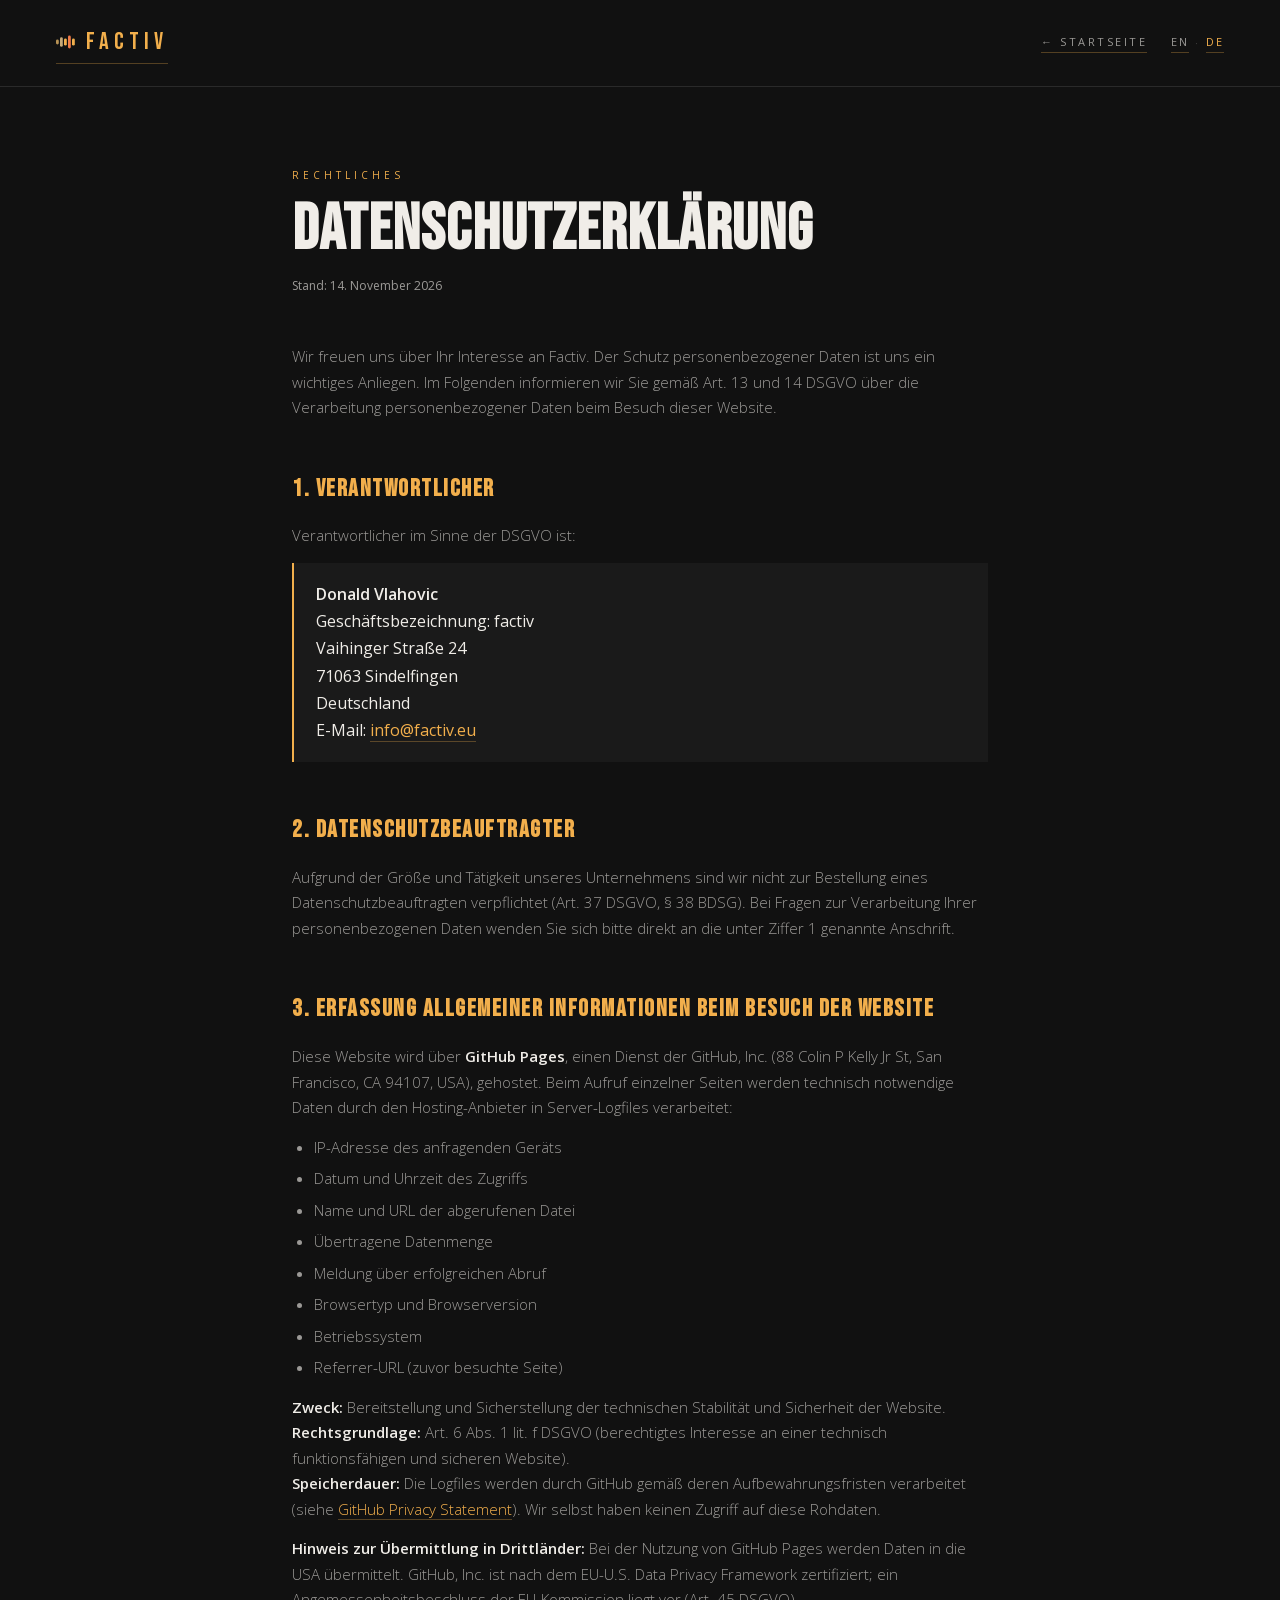
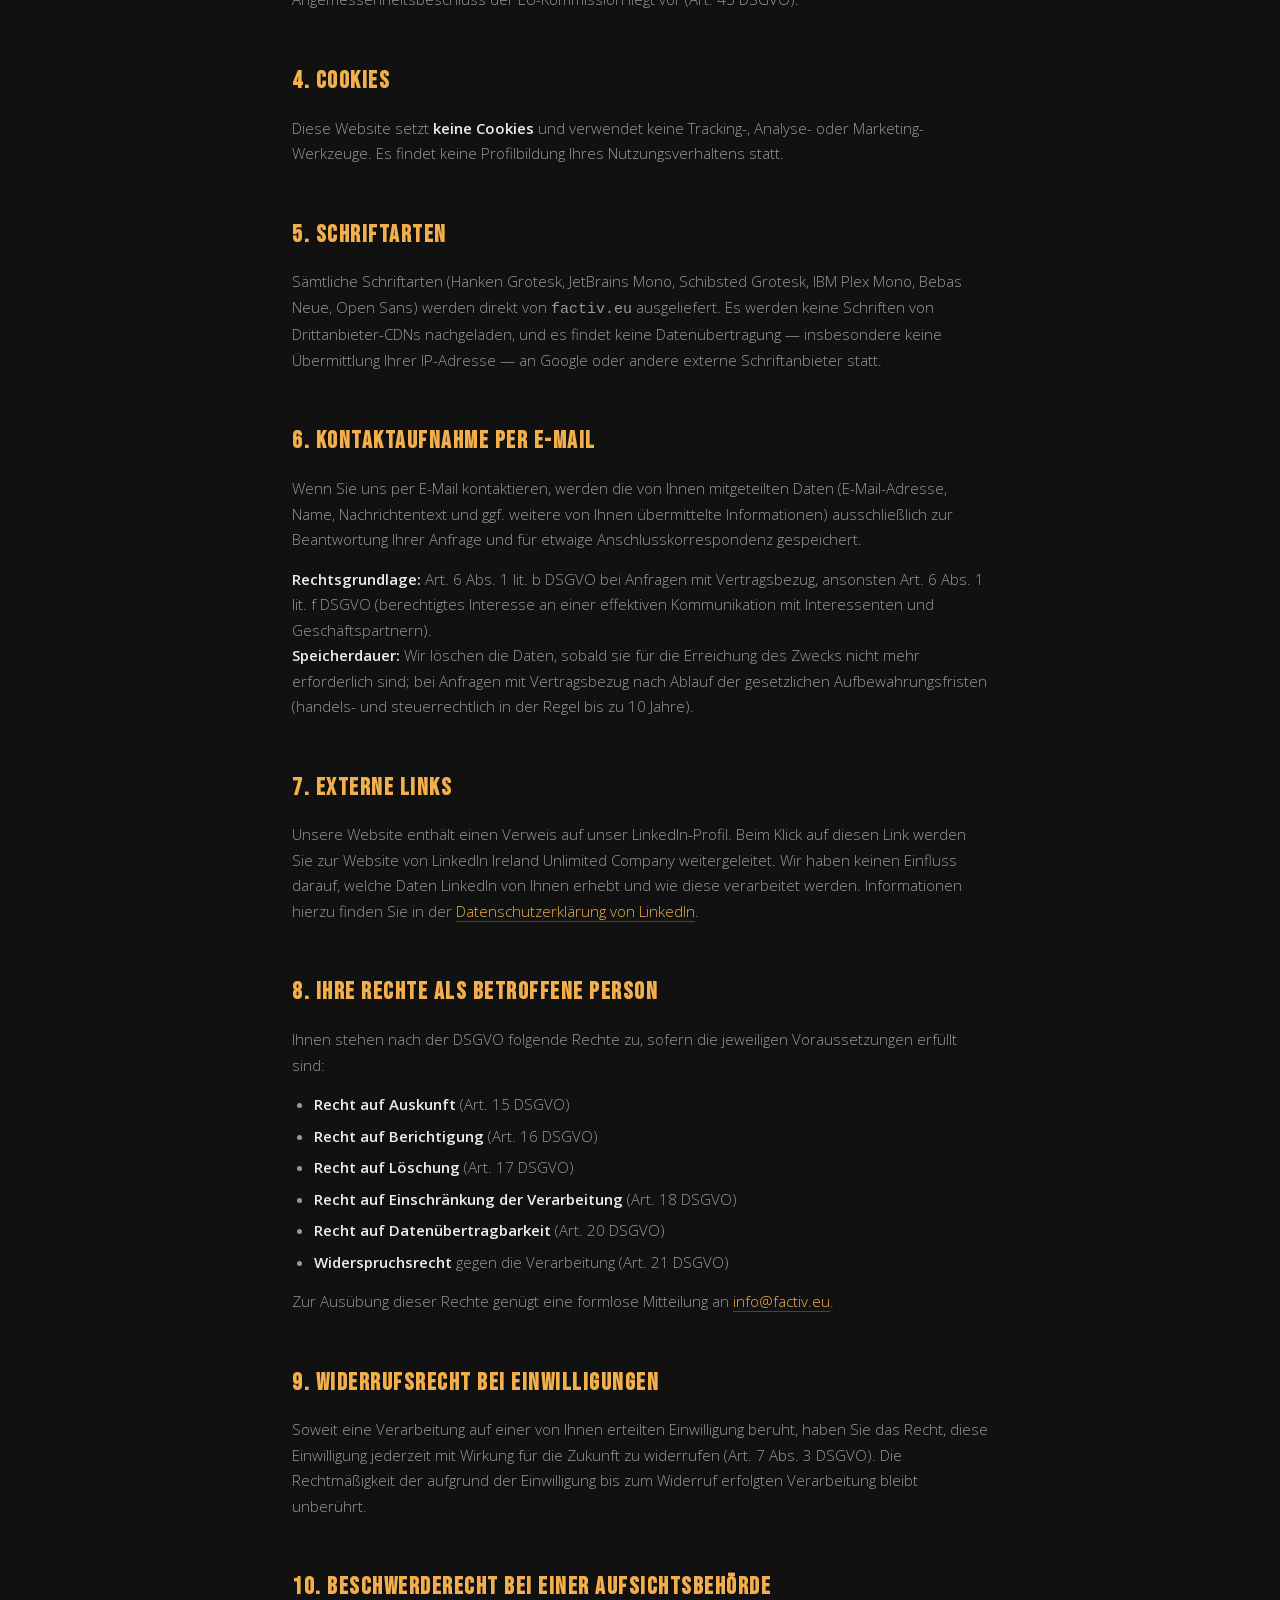
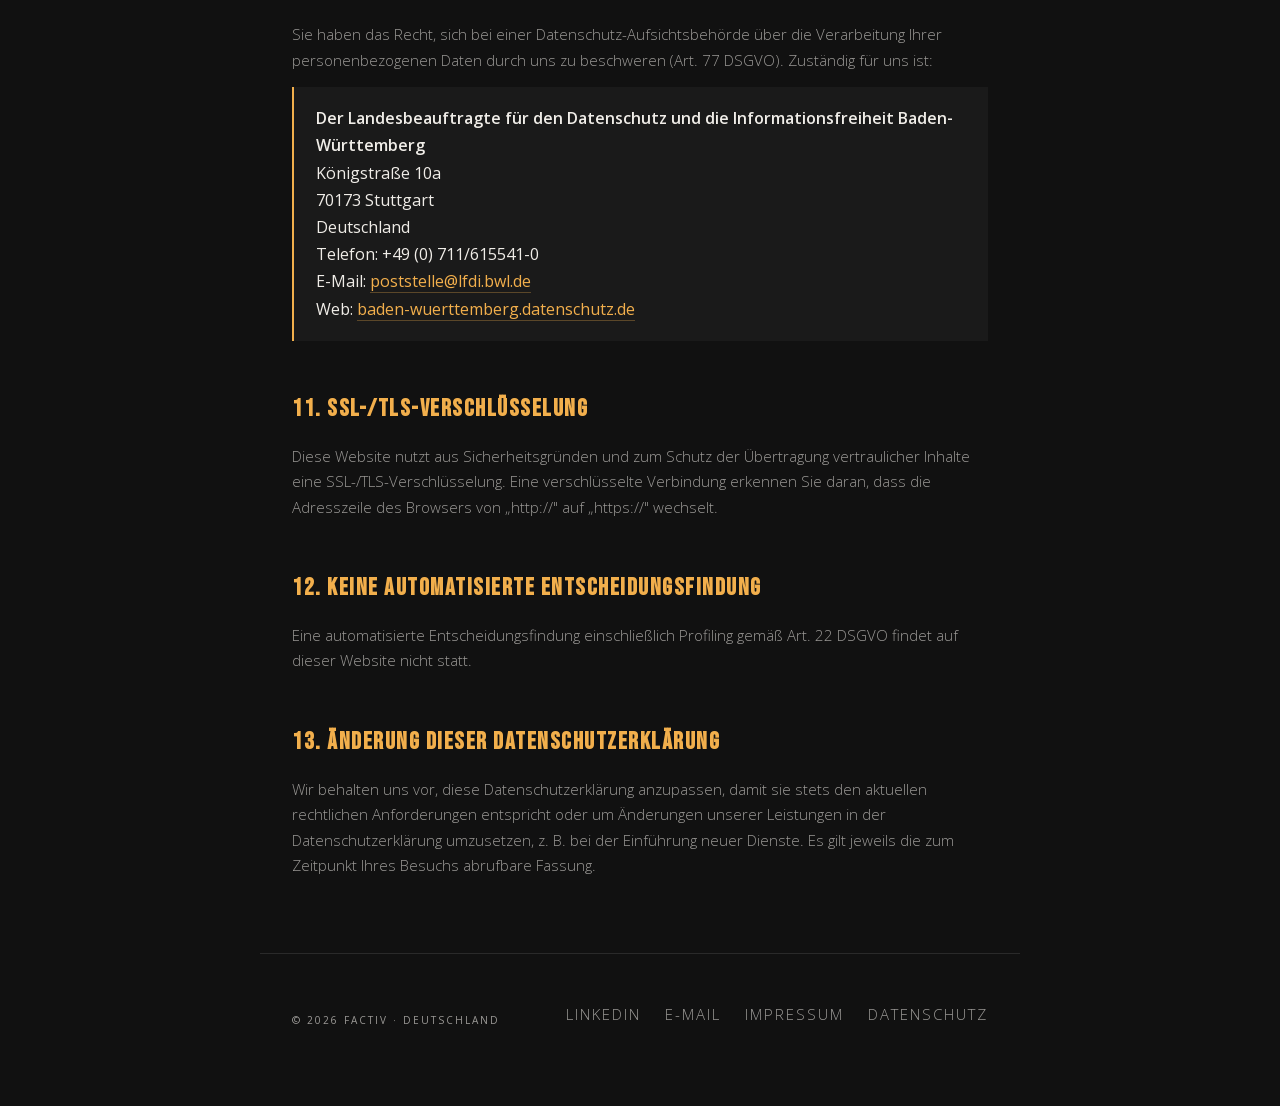
<file: de/datenschutz.html>
<!DOCTYPE html>
<html lang="de">
<head>
<meta charset="UTF-8">
<meta name="viewport" content="width=device-width, initial-scale=1.0">
<title>Datenschutzerklärung — Factiv</title>
<meta name="description" content="Datenschutzerklärung von factiv (Donald Vlahovic) gemäß Art. 13 DSGVO.">
<meta name="robots" content="index,follow">
<link rel="canonical" href="https://factiv.eu/de/datenschutz.html">
<link rel="alternate" hreflang="de" href="https://factiv.eu/de/datenschutz.html">
<link rel="alternate" hreflang="en" href="https://factiv.eu/privacy.html">
<link rel="alternate" hreflang="x-default" href="https://factiv.eu/privacy.html">
<link rel="icon" type="image/svg+xml" href="../assets/favicon/favicon.svg">
<link rel="icon" type="image/png" sizes="32x32" href="../assets/favicon/favicon-32.png">
<link rel="apple-touch-icon" sizes="180x180" href="../assets/favicon/apple-touch-icon.png">
<link rel="stylesheet" href="../assets/fonts.css">
<link rel="stylesheet" href="../assets/legal.css">
</head>
<body>

<nav>
  <a href="/de/" class="nav-logo">
    <svg width="20" height="14" viewBox="0 0 50 32" fill="none" aria-hidden="true">
      <rect x="0"  y="10" width="7" height="12" rx="3.5" fill="#B89355"/>
      <rect x="10" y="4"  width="7" height="24" rx="3.5" fill="#C7AA79"/>
      <rect x="20" y="7"  width="7" height="18" rx="3.5" fill="#F2AF4C"/>
      <rect x="30" y="0"  width="7" height="32" rx="3.5" fill="#F07B49"/>
      <rect x="40" y="7"  width="7" height="18" rx="3.5" fill="#F2AF4C"/>
    </svg>
    FACTIV
  </a>
  <div class="nav-right">
    <a href="/de/" class="nav-back">← Startseite</a>
    <div class="lang-switch" aria-label="Sprache">
      <a href="/privacy.html" hreflang="en">EN</a>
      <span>·</span>
      <a href="/de/datenschutz.html" class="active" aria-current="page">DE</a>
    </div>
  </div>
</nav>

<main>
  <span class="page-eyebrow">Rechtliches</span>
  <h1 class="page-title">Datenschutzerklärung</h1>
  <span class="page-updated">Stand: 14. November 2026</span>

  <p>
    Wir freuen uns über Ihr Interesse an Factiv. Der Schutz personenbezogener
    Daten ist uns ein wichtiges Anliegen. Im Folgenden informieren wir Sie
    gemäß Art. 13 und 14 DSGVO über die Verarbeitung personenbezogener Daten
    beim Besuch dieser Website.
  </p>

  <h2>1. Verantwortlicher</h2>
  <p>
    Verantwortlicher im Sinne der DSGVO ist:
  </p>
  <div class="addr-block">
    <strong>Donald Vlahovic</strong><br>
    Geschäftsbezeichnung: factiv<br>
    Vaihinger Straße 24<br>
    71063 Sindelfingen<br>
    Deutschland<br>
    E-Mail: <a href="mailto:info@factiv.eu">info@factiv.eu</a>
  </div>

  <h2>2. Datenschutzbeauftragter</h2>
  <p>
    Aufgrund der Größe und Tätigkeit unseres Unternehmens sind wir nicht zur
    Bestellung eines Datenschutzbeauftragten verpflichtet (Art. 37 DSGVO,
    § 38 BDSG). Bei Fragen zur Verarbeitung Ihrer personenbezogenen Daten
    wenden Sie sich bitte direkt an die unter Ziffer 1 genannte Anschrift.
  </p>

  <h2>3. Erfassung allgemeiner Informationen beim Besuch der Website</h2>
  <p>
    Diese Website wird über <strong>GitHub Pages</strong>, einen Dienst der
    GitHub, Inc. (88 Colin P Kelly Jr St, San Francisco, CA 94107, USA),
    gehostet. Beim Aufruf einzelner Seiten werden technisch notwendige Daten
    durch den Hosting-Anbieter in Server-Logfiles verarbeitet:
  </p>
  <ul>
    <li>IP-Adresse des anfragenden Geräts</li>
    <li>Datum und Uhrzeit des Zugriffs</li>
    <li>Name und URL der abgerufenen Datei</li>
    <li>Übertragene Datenmenge</li>
    <li>Meldung über erfolgreichen Abruf</li>
    <li>Browsertyp und Browserversion</li>
    <li>Betriebssystem</li>
    <li>Referrer-URL (zuvor besuchte Seite)</li>
  </ul>
  <p>
    <strong>Zweck:</strong> Bereitstellung und Sicherstellung der technischen
    Stabilität und Sicherheit der Website.<br>
    <strong>Rechtsgrundlage:</strong> Art. 6 Abs. 1 lit. f DSGVO
    (berechtigtes Interesse an einer technisch funktionsfähigen und sicheren
    Website).<br>
    <strong>Speicherdauer:</strong> Die Logfiles werden durch GitHub gemäß
    deren Aufbewahrungsfristen verarbeitet (siehe
    <a href="https://docs.github.com/site-policy/privacy-policies/github-general-privacy-statement" target="_blank" rel="noopener noreferrer">GitHub Privacy Statement</a>).
    Wir selbst haben keinen Zugriff auf diese Rohdaten.
  </p>
  <p>
    <strong>Hinweis zur Übermittlung in Drittländer:</strong> Bei der Nutzung
    von GitHub Pages werden Daten in die USA übermittelt. GitHub, Inc. ist
    nach dem EU-U.S. Data Privacy Framework zertifiziert; ein
    Angemessenheitsbeschluss der EU-Kommission liegt vor (Art. 45 DSGVO).
  </p>

  <h2>4. Cookies</h2>
  <p>
    Diese Website setzt <strong>keine Cookies</strong> und verwendet keine
    Tracking-, Analyse- oder Marketing-Werkzeuge. Es findet keine
    Profilbildung Ihres Nutzungsverhaltens statt.
  </p>

  <h2>5. Schriftarten</h2>
  <p>
    Sämtliche Schriftarten (Hanken Grotesk, JetBrains Mono, Schibsted Grotesk, IBM Plex Mono, Bebas Neue, Open Sans) werden direkt von
    <code>factiv.eu</code> ausgeliefert. Es werden keine Schriften von
    Drittanbieter-CDNs nachgeladen, und es findet keine Datenübertragung
    &mdash; insbesondere keine Übermittlung Ihrer IP-Adresse &mdash; an
    Google oder andere externe Schriftanbieter statt.
  </p>

  <h2>6. Kontaktaufnahme per E-Mail</h2>
  <p>
    Wenn Sie uns per E-Mail kontaktieren, werden die von Ihnen mitgeteilten
    Daten (E-Mail-Adresse, Name, Nachrichtentext und ggf. weitere von Ihnen
    übermittelte Informationen) ausschließlich zur Beantwortung Ihrer Anfrage
    und für etwaige Anschlusskorrespondenz gespeichert.
  </p>
  <p>
    <strong>Rechtsgrundlage:</strong> Art. 6 Abs. 1 lit. b DSGVO bei
    Anfragen mit Vertragsbezug, ansonsten Art. 6 Abs. 1 lit. f DSGVO
    (berechtigtes Interesse an einer effektiven Kommunikation mit
    Interessenten und Geschäftspartnern).<br>
    <strong>Speicherdauer:</strong> Wir löschen die Daten, sobald sie für die
    Erreichung des Zwecks nicht mehr erforderlich sind; bei Anfragen mit
    Vertragsbezug nach Ablauf der gesetzlichen Aufbewahrungsfristen
    (handels- und steuerrechtlich in der Regel bis zu 10 Jahre).
  </p>

  <h2>7. Externe Links</h2>
  <p>
    Unsere Website enthält einen Verweis auf unser LinkedIn-Profil. Beim
    Klick auf diesen Link werden Sie zur Website von LinkedIn Ireland
    Unlimited Company weitergeleitet. Wir haben keinen Einfluss darauf,
    welche Daten LinkedIn von Ihnen erhebt und wie diese verarbeitet werden.
    Informationen hierzu finden Sie in der
    <a href="https://www.linkedin.com/legal/privacy-policy" target="_blank" rel="noopener noreferrer">Datenschutzerklärung von LinkedIn</a>.
  </p>

  <h2>8. Ihre Rechte als betroffene Person</h2>
  <p>
    Ihnen stehen nach der DSGVO folgende Rechte zu, sofern die jeweiligen
    Voraussetzungen erfüllt sind:
  </p>
  <ul>
    <li><strong>Recht auf Auskunft</strong> (Art. 15 DSGVO)</li>
    <li><strong>Recht auf Berichtigung</strong> (Art. 16 DSGVO)</li>
    <li><strong>Recht auf Löschung</strong> (Art. 17 DSGVO)</li>
    <li><strong>Recht auf Einschränkung der Verarbeitung</strong> (Art. 18 DSGVO)</li>
    <li><strong>Recht auf Datenübertragbarkeit</strong> (Art. 20 DSGVO)</li>
    <li><strong>Widerspruchsrecht</strong> gegen die Verarbeitung
        (Art. 21 DSGVO)</li>
  </ul>
  <p>
    Zur Ausübung dieser Rechte genügt eine formlose Mitteilung an
    <a href="mailto:info@factiv.eu">info@factiv.eu</a>.
  </p>

  <h2>9. Widerrufsrecht bei Einwilligungen</h2>
  <p>
    Soweit eine Verarbeitung auf einer von Ihnen erteilten Einwilligung
    beruht, haben Sie das Recht, diese Einwilligung jederzeit mit Wirkung für
    die Zukunft zu widerrufen (Art. 7 Abs. 3 DSGVO). Die Rechtmäßigkeit der
    aufgrund der Einwilligung bis zum Widerruf erfolgten Verarbeitung bleibt
    unberührt.
  </p>

  <h2>10. Beschwerderecht bei einer Aufsichtsbehörde</h2>
  <p>
    Sie haben das Recht, sich bei einer Datenschutz-Aufsichtsbehörde über die
    Verarbeitung Ihrer personenbezogenen Daten durch uns zu beschweren
    (Art. 77 DSGVO). Zuständig für uns ist:
  </p>
  <div class="addr-block">
    <strong>Der Landesbeauftragte für den Datenschutz und die
    Informationsfreiheit Baden-Württemberg</strong><br>
    Königstraße 10a<br>
    70173 Stuttgart<br>
    Deutschland<br>
    Telefon: +49 (0) 711/615541-0<br>
    E-Mail: <a href="mailto:poststelle@lfdi.bwl.de">poststelle@lfdi.bwl.de</a><br>
    Web: <a href="https://www.baden-wuerttemberg.datenschutz.de/" target="_blank" rel="noopener noreferrer">baden-wuerttemberg.datenschutz.de</a>
  </div>

  <h2>11. SSL-/TLS-Verschlüsselung</h2>
  <p>
    Diese Website nutzt aus Sicherheitsgründen und zum Schutz der Übertragung
    vertraulicher Inhalte eine SSL-/TLS-Verschlüsselung. Eine verschlüsselte
    Verbindung erkennen Sie daran, dass die Adresszeile des Browsers von
    „http://" auf „https://" wechselt.
  </p>

  <h2>12. Keine automatisierte Entscheidungsfindung</h2>
  <p>
    Eine automatisierte Entscheidungsfindung einschließlich Profiling gemäß
    Art. 22 DSGVO findet auf dieser Website nicht statt.
  </p>

  <h2>13. Änderung dieser Datenschutzerklärung</h2>
  <p>
    Wir behalten uns vor, diese Datenschutzerklärung anzupassen, damit sie
    stets den aktuellen rechtlichen Anforderungen entspricht oder um
    Änderungen unserer Leistungen in der Datenschutzerklärung umzusetzen,
    z. B. bei der Einführung neuer Dienste. Es gilt jeweils die zum Zeitpunkt
    Ihres Besuchs abrufbare Fassung.
  </p>
</main>

<footer>
  <span>© 2026 Factiv · Deutschland</span>
  <ul class="footer-links">
    <li><a href="https://linkedin.com/company/factiv" target="_blank" rel="noopener">LinkedIn</a></li>
    <li><a href="mailto:info@factiv.eu">E-Mail</a></li>
    <li><a href="/de/impressum.html">Impressum</a></li>
    <li><span>Datenschutz</span></li>
  </ul>
</footer>

</body>
</html>
</file>
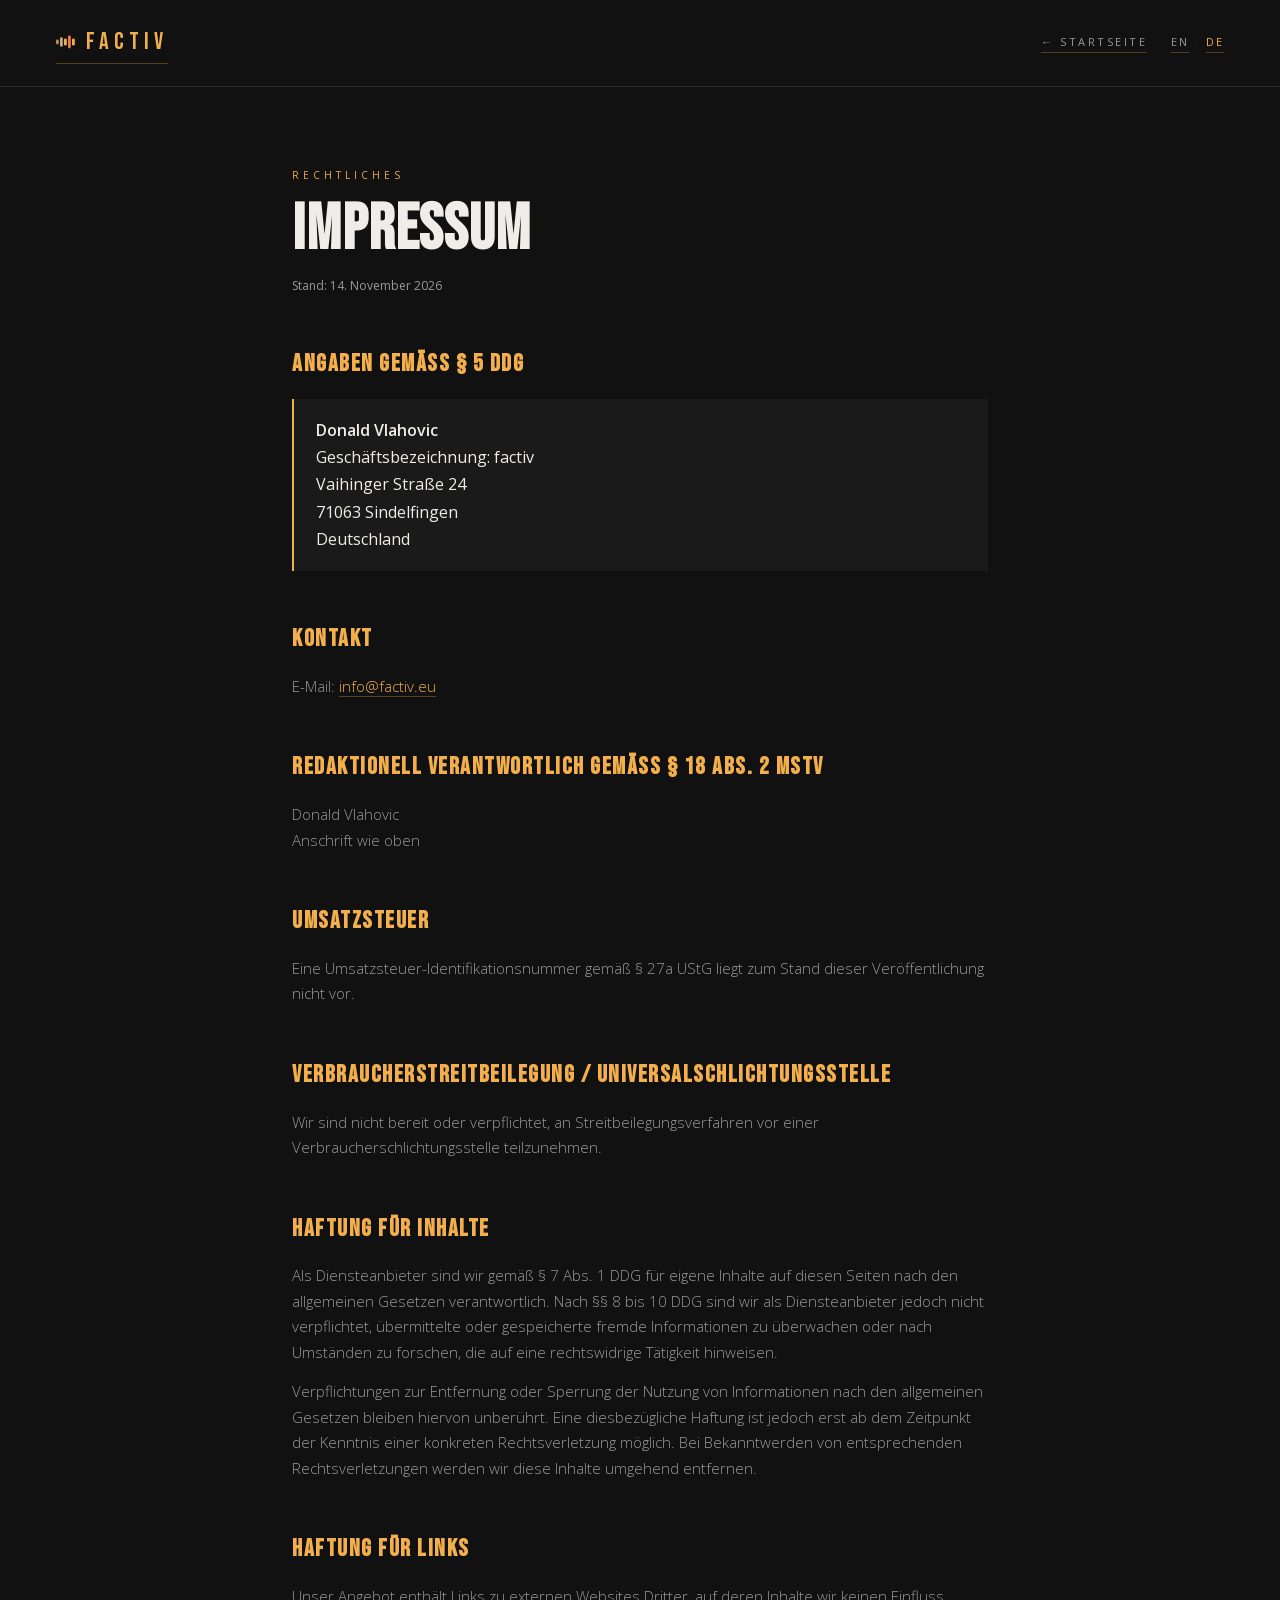
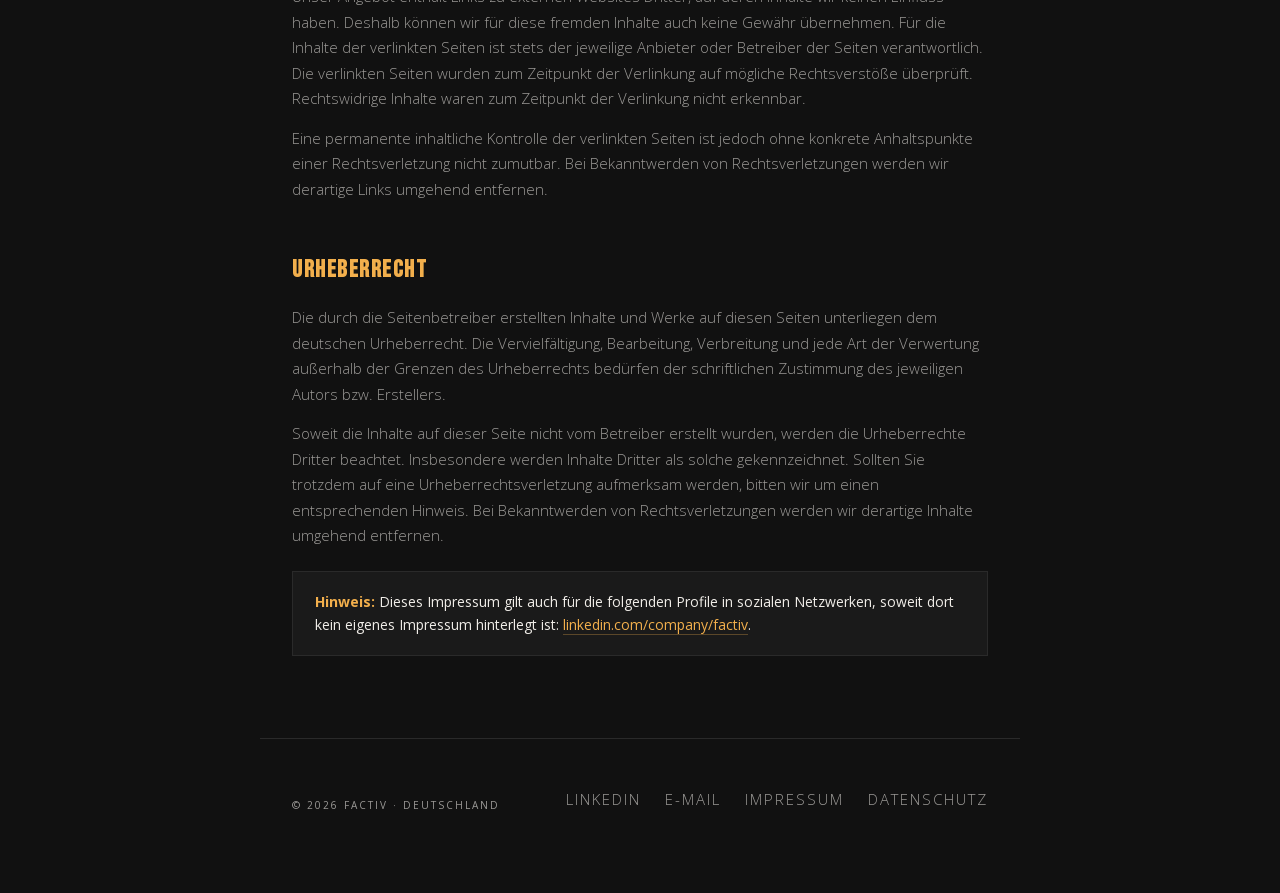
<file: de/impressum.html>
<!DOCTYPE html>
<html lang="de">
<head>
<meta charset="UTF-8">
<meta name="viewport" content="width=device-width, initial-scale=1.0">
<title>Impressum — Factiv</title>
<meta name="description" content="Impressum von factiv (Donald Vlahovic). Anbieterkennzeichnung gemäß § 5 DDG.">
<meta name="robots" content="index,follow">
<link rel="canonical" href="https://factiv.eu/de/impressum.html">
<link rel="alternate" hreflang="de" href="https://factiv.eu/de/impressum.html">
<link rel="alternate" hreflang="en" href="https://factiv.eu/imprint.html">
<link rel="alternate" hreflang="x-default" href="https://factiv.eu/imprint.html">
<link rel="icon" type="image/svg+xml" href="../assets/favicon/favicon.svg">
<link rel="icon" type="image/png" sizes="32x32" href="../assets/favicon/favicon-32.png">
<link rel="apple-touch-icon" sizes="180x180" href="../assets/favicon/apple-touch-icon.png">
<link rel="stylesheet" href="../assets/fonts.css">
<link rel="stylesheet" href="../assets/legal.css">
</head>
<body>

<nav>
  <a href="/de/" class="nav-logo">
    <svg width="20" height="14" viewBox="0 0 50 32" fill="none" aria-hidden="true">
      <rect x="0"  y="10" width="7" height="12" rx="3.5" fill="#B89355"/>
      <rect x="10" y="4"  width="7" height="24" rx="3.5" fill="#C7AA79"/>
      <rect x="20" y="7"  width="7" height="18" rx="3.5" fill="#F2AF4C"/>
      <rect x="30" y="0"  width="7" height="32" rx="3.5" fill="#F07B49"/>
      <rect x="40" y="7"  width="7" height="18" rx="3.5" fill="#F2AF4C"/>
    </svg>
    FACTIV
  </a>
  <div class="nav-right">
    <a href="/de/" class="nav-back">← Startseite</a>
    <div class="lang-switch" aria-label="Sprache">
      <a href="/imprint.html" hreflang="en">EN</a>
      <span>·</span>
      <a href="/de/impressum.html" class="active" aria-current="page">DE</a>
    </div>
  </div>
</nav>

<main>
  <span class="page-eyebrow">Rechtliches</span>
  <h1 class="page-title">Impressum</h1>
  <span class="page-updated">Stand: 14. November 2026</span>

  <h2>Angaben gemäß § 5 DDG</h2>
  <div class="addr-block">
    <strong>Donald Vlahovic</strong><br>
    Geschäftsbezeichnung: factiv<br>
    Vaihinger Straße 24<br>
    71063 Sindelfingen<br>
    Deutschland
  </div>

  <h2>Kontakt</h2>
  <p>
    E-Mail: <a href="mailto:info@factiv.eu">info@factiv.eu</a>
  </p>

  <h2>Redaktionell verantwortlich gemäß § 18 Abs. 2 MStV</h2>
  <p>
    Donald Vlahovic<br>
    Anschrift wie oben
  </p>

  <h2>Umsatzsteuer</h2>
  <p>
    Eine Umsatzsteuer-Identifikationsnummer gemäß § 27a UStG liegt zum Stand
    dieser Veröffentlichung nicht vor.
  </p>

  <h2>Verbraucherstreitbeilegung / Universalschlichtungsstelle</h2>
  <p>
    Wir sind nicht bereit oder verpflichtet, an Streitbeilegungsverfahren vor
    einer Verbraucherschlichtungsstelle teilzunehmen.
  </p>

  <h2>Haftung für Inhalte</h2>
  <p>
    Als Diensteanbieter sind wir gemäß § 7 Abs. 1 DDG für eigene Inhalte auf
    diesen Seiten nach den allgemeinen Gesetzen verantwortlich. Nach §§ 8 bis
    10 DDG sind wir als Diensteanbieter jedoch nicht verpflichtet, übermittelte
    oder gespeicherte fremde Informationen zu überwachen oder nach Umständen
    zu forschen, die auf eine rechtswidrige Tätigkeit hinweisen.
  </p>
  <p>
    Verpflichtungen zur Entfernung oder Sperrung der Nutzung von Informationen
    nach den allgemeinen Gesetzen bleiben hiervon unberührt. Eine
    diesbezügliche Haftung ist jedoch erst ab dem Zeitpunkt der Kenntnis einer
    konkreten Rechtsverletzung möglich. Bei Bekanntwerden von entsprechenden
    Rechtsverletzungen werden wir diese Inhalte umgehend entfernen.
  </p>

  <h2>Haftung für Links</h2>
  <p>
    Unser Angebot enthält Links zu externen Websites Dritter, auf deren Inhalte
    wir keinen Einfluss haben. Deshalb können wir für diese fremden Inhalte
    auch keine Gewähr übernehmen. Für die Inhalte der verlinkten Seiten ist
    stets der jeweilige Anbieter oder Betreiber der Seiten verantwortlich. Die
    verlinkten Seiten wurden zum Zeitpunkt der Verlinkung auf mögliche
    Rechtsverstöße überprüft. Rechtswidrige Inhalte waren zum Zeitpunkt der
    Verlinkung nicht erkennbar.
  </p>
  <p>
    Eine permanente inhaltliche Kontrolle der verlinkten Seiten ist jedoch ohne
    konkrete Anhaltspunkte einer Rechtsverletzung nicht zumutbar. Bei
    Bekanntwerden von Rechtsverletzungen werden wir derartige Links umgehend
    entfernen.
  </p>

  <h2>Urheberrecht</h2>
  <p>
    Die durch die Seitenbetreiber erstellten Inhalte und Werke auf diesen
    Seiten unterliegen dem deutschen Urheberrecht. Die Vervielfältigung,
    Bearbeitung, Verbreitung und jede Art der Verwertung außerhalb der Grenzen
    des Urheberrechts bedürfen der schriftlichen Zustimmung des jeweiligen
    Autors bzw. Erstellers.
  </p>
  <p>
    Soweit die Inhalte auf dieser Seite nicht vom Betreiber erstellt wurden,
    werden die Urheberrechte Dritter beachtet. Insbesondere werden Inhalte
    Dritter als solche gekennzeichnet. Sollten Sie trotzdem auf eine
    Urheberrechtsverletzung aufmerksam werden, bitten wir um einen
    entsprechenden Hinweis. Bei Bekanntwerden von Rechtsverletzungen werden
    wir derartige Inhalte umgehend entfernen.
  </p>

  <div class="notice">
    <strong>Hinweis:</strong> Dieses Impressum gilt auch für die folgenden
    Profile in sozialen Netzwerken, soweit dort kein eigenes Impressum
    hinterlegt ist:
    <a href="https://linkedin.com/company/factiv" target="_blank" rel="noopener noreferrer">linkedin.com/company/factiv</a>.
  </div>
</main>

<footer>
  <span>© 2026 Factiv · Deutschland</span>
  <ul class="footer-links">
    <li><a href="https://linkedin.com/company/factiv" target="_blank" rel="noopener">LinkedIn</a></li>
    <li><a href="mailto:info@factiv.eu">E-Mail</a></li>
    <li><span>Impressum</span></li>
    <li><a href="/de/datenschutz.html">Datenschutz</a></li>
  </ul>
</footer>

</body>
</html>
</file>
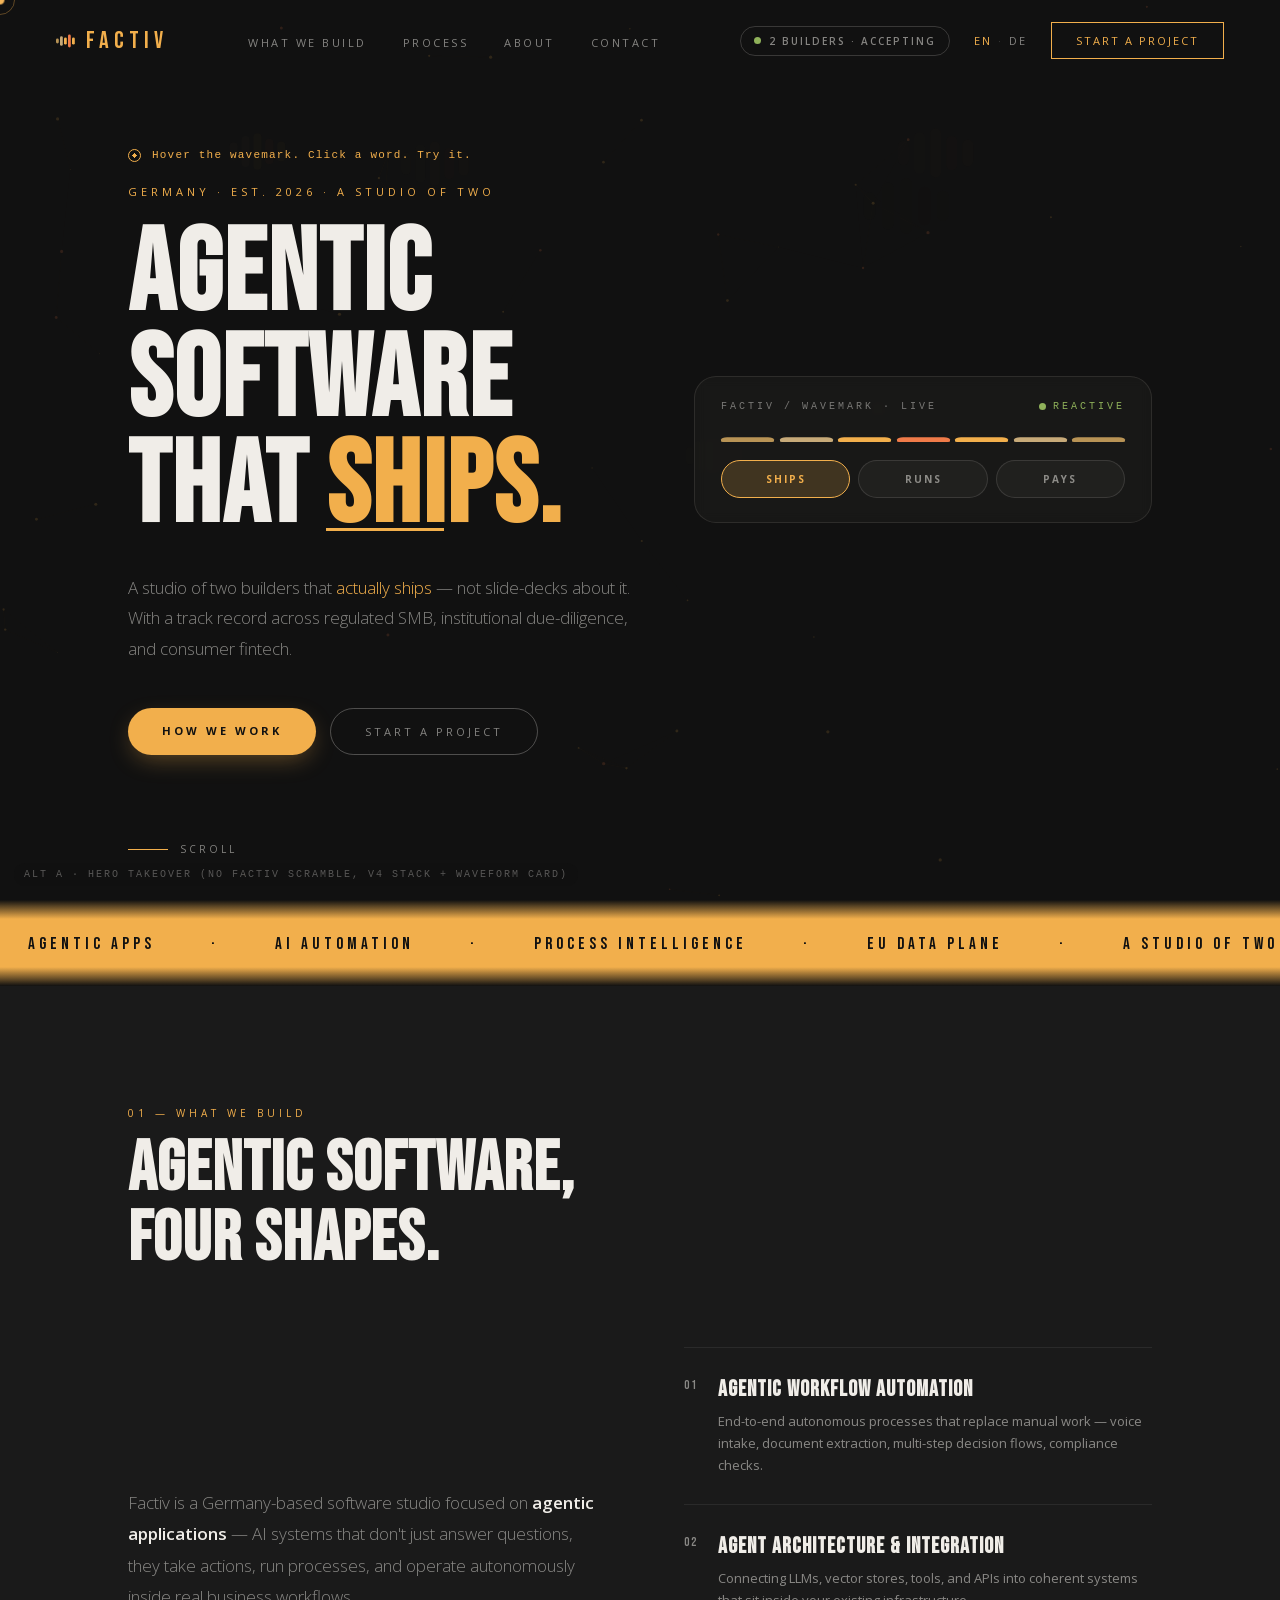
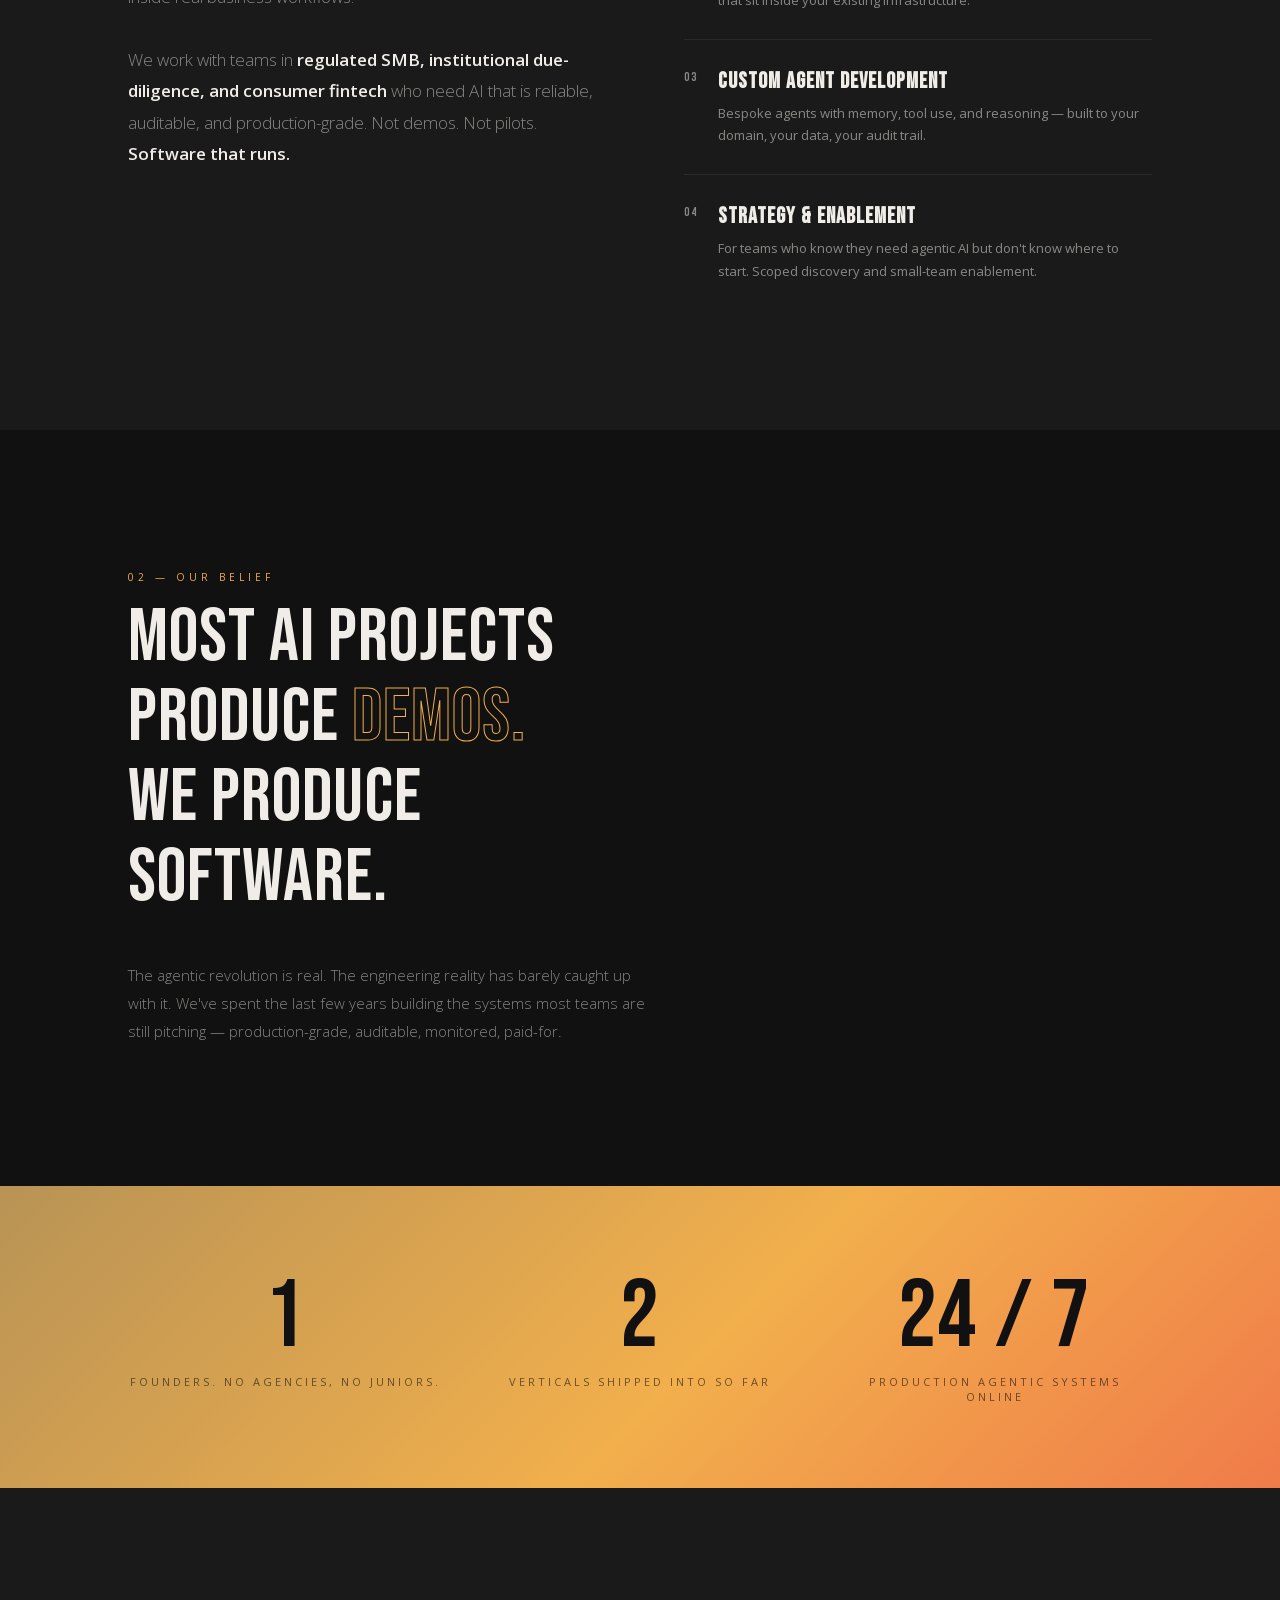
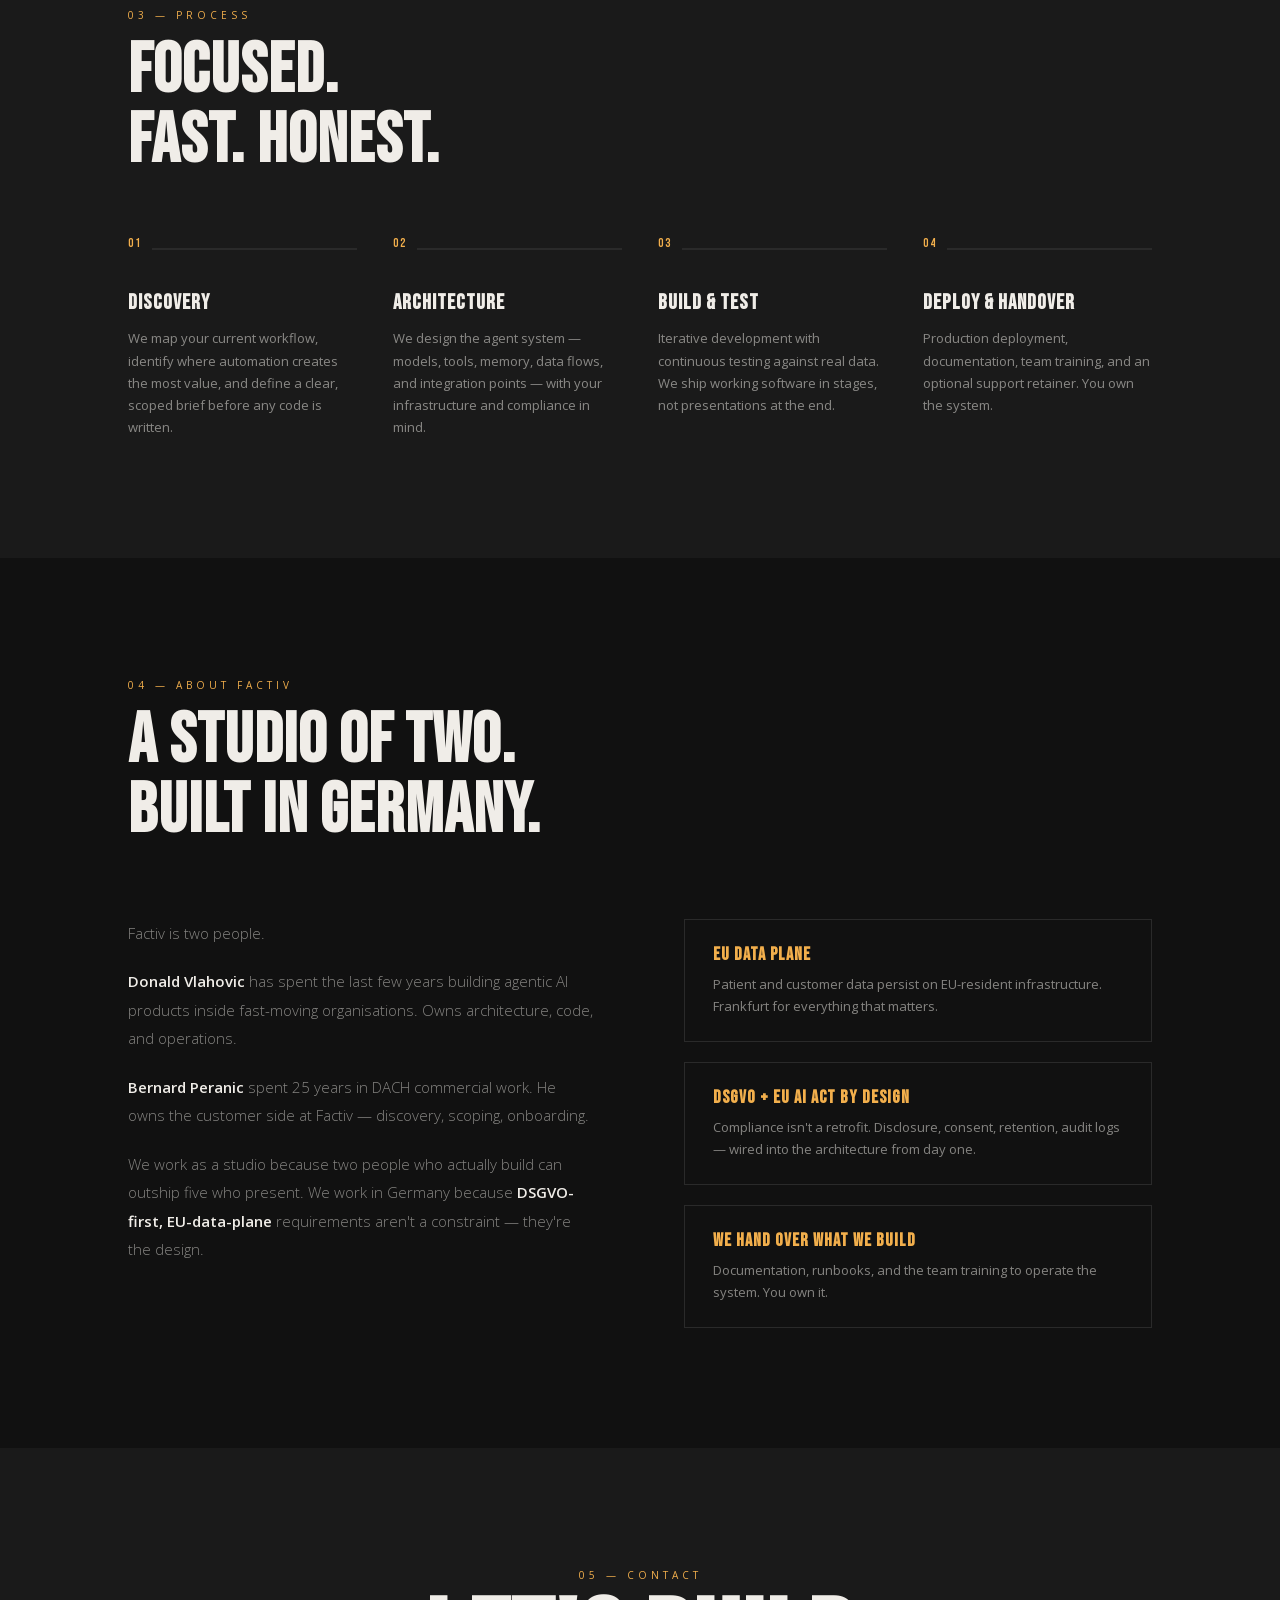
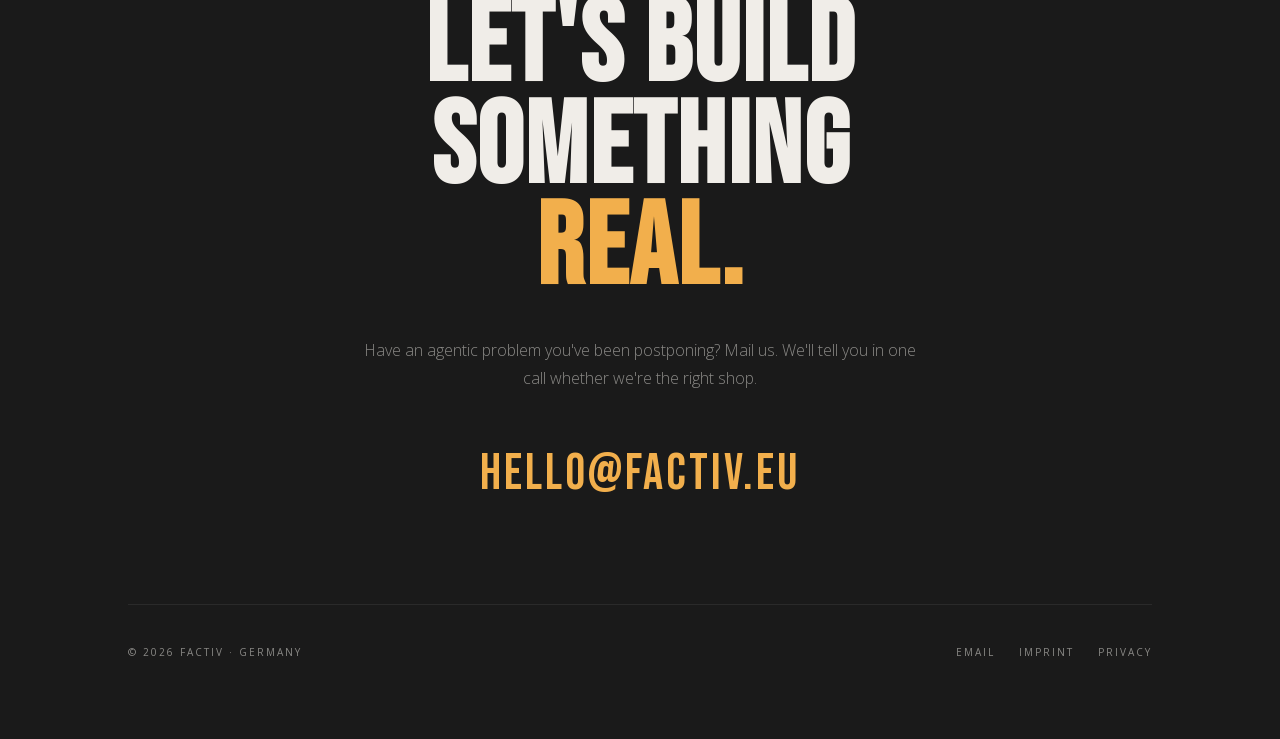
<file: design-exploration/alt-a.html>
<!DOCTYPE html>
<html lang="en">
<head>
<meta charset="UTF-8">
<meta name="viewport" content="width=device-width, initial-scale=1.0">
<title>Alt A · Hero takeover — Factiv prototype</title>
<link rel="stylesheet" href="/assets/fonts.css">
<style>
:root{
  --bg:#111111;--bg-mid:#1A1A1A;--bg-light:#242424;--border:#2A2A2A;
  --gold:#F2AF4C;--gold-dark:#B89355;--coral:#F07B49;--gold-lt:#C7AA79;
  --white:#F0EDE8;--muted:rgba(240,237,232,0.52);--faint:rgba(240,237,232,0.06);
  --accent-live:#8FB15A;
}
*,*::before,*::after{box-sizing:border-box;margin:0;padding:0}
html{scroll-behavior:smooth}
body{background:var(--bg);color:var(--white);font-family:'Open Sans',sans-serif;overflow-x:hidden;cursor:none}
#cur{position:fixed;width:9px;height:9px;background:var(--gold);border-radius:50%;pointer-events:none;z-index:9999;transform:translate(-50%,-50%);mix-blend-mode:screen;transition:width .15s,height .15s}
#cur-ring{position:fixed;width:30px;height:30px;border:1px solid rgba(242,175,76,.35);border-radius:50%;pointer-events:none;z-index:9998;transform:translate(-50%,-50%);transition:all .1s linear}
#bg-canvas{position:fixed;inset:0;z-index:0;opacity:.5}
nav{position:fixed;top:0;left:0;right:0;z-index:100;display:flex;justify-content:space-between;align-items:center;padding:22px 56px;transition:background .3s}
nav.scrolled{background:rgba(17,17,17,.96);backdrop-filter:blur(12px)}
.nav-logo{font-family:'Bebas Neue',sans-serif;font-size:24px;letter-spacing:5px;color:var(--gold);text-decoration:none;display:flex;align-items:center;gap:10px}
.nav-links{display:flex;gap:36px;list-style:none}
.nav-links a{color:var(--muted);font-size:11px;letter-spacing:2.5px;text-transform:uppercase;text-decoration:none;transition:color .2s}
.nav-links a:hover{color:var(--gold)}
.nav-cta{background:transparent;border:1px solid var(--gold);color:var(--gold);padding:10px 24px;font-size:11px;letter-spacing:2px;text-transform:uppercase;font-family:'Open Sans',sans-serif;text-decoration:none;transition:background .2s,color .2s}
.nav-cta:hover{background:var(--gold);color:var(--bg)}
.nav-right{display:flex;align-items:center;gap:24px}
.status-pill{display:inline-flex;align-items:center;gap:8px;padding:7px 13px;border:1px solid rgba(240,237,232,0.18);border-radius:999px;font-family:'Open Sans',sans-serif;font-size:10px;font-weight:600;letter-spacing:2px;text-transform:uppercase;color:var(--muted);white-space:nowrap}
.status-dot{width:7px;height:7px;border-radius:50%;background:var(--accent-live);box-shadow:0 0 0 0 rgba(143,177,90,0.55);animation:statusPulse 2.4s ease-in-out infinite}
@keyframes statusPulse{0%,100%{box-shadow:0 0 0 0 rgba(143,177,90,0.55)}50%{box-shadow:0 0 0 5px rgba(143,177,90,0)}}
.lang-switch{display:flex;align-items:center;gap:6px;font-size:11px;letter-spacing:2px;text-transform:uppercase;color:var(--muted)}
.lang-switch a{color:var(--muted);text-decoration:none;transition:color .2s}
.lang-switch a.active{color:var(--gold)}
.lang-switch a:hover{color:var(--gold)}
.lang-switch span{opacity:.4}

/* ============ HERO — V4 takeover ============ */
#hero{position:relative;z-index:1;min-height:100vh;display:flex;flex-direction:column;justify-content:center;align-items:flex-start;padding:0 10vw;overflow:hidden}
.hero-grid{display:grid;grid-template-columns:1.05fr .95fr;gap:60px;align-items:center;width:100%;max-width:1400px}
.hero-left{position:relative}
.hero-hint{display:inline-flex;align-items:center;gap:11px;font-family:ui-monospace,'SF Mono','JetBrains Mono',Menlo,monospace;font-size:11px;letter-spacing:1.2px;color:var(--gold);margin-bottom:22px;opacity:0;transform:translateY(20px);animation:fadeUp .6s .1s forwards}
.hero-hint::before{content:'';width:13px;height:13px;border:1.5px solid var(--gold);border-radius:50%;background:radial-gradient(circle,var(--gold) 0%,var(--gold) 26%,transparent 27%)}
@media(hover:none){.hero-hint{display:none}}
.hero-eyebrow{font-size:11px;letter-spacing:4px;text-transform:uppercase;color:var(--gold);margin-bottom:24px;opacity:0;transform:translateY(20px);animation:fadeUp .7s .3s forwards}

/* V4-style stacked headline */
.hero-stack{font-family:'Bebas Neue',sans-serif;line-height:.92;letter-spacing:2px;color:var(--white);opacity:0;transform:translateY(40px);animation:fadeUp .9s .5s forwards}
.hero-stack .word{display:block;font-size:clamp(64px,9vw,128px)}
.hero-stack .row{display:flex;align-items:center;gap:18px;flex-wrap:wrap}
.hero-pivot{
  display:inline-block;font:inherit;letter-spacing:inherit;
  background:transparent;border:0;padding:0;margin:0;
  color:var(--gold);cursor:pointer;position:relative;line-height:inherit;
  font-size:clamp(64px,9vw,128px);
  -webkit-tap-highlight-color:transparent;transition:color .2s;
}
.hero-pivot::after{
  content:'';position:absolute;left:0;right:0;bottom:.08em;height:3px;background:var(--gold);
  transform-origin:left;transform:scaleX(.5);transition:transform .3s ease,background .2s;
}
.hero-pivot:hover{color:var(--gold-lt)}
.hero-pivot:hover::after{transform:scaleX(1);background:var(--gold-lt)}
.hero-pivot:focus-visible{outline:2px solid var(--gold);outline-offset:6px;border-radius:2px}

.hero-sub-pivot{color:var(--gold)}
.hero-sub{font-size:clamp(14px,1.4vw,17px);font-weight:300;color:var(--muted);max-width:520px;margin-top:32px;line-height:1.8;opacity:0;transform:translateY(20px);animation:fadeUp .8s .95s forwards}
.hero-actions{display:flex;gap:14px;margin-top:44px;opacity:0;transform:translateY(20px);animation:fadeUp .8s 1.1s forwards}
.btn-primary{background:var(--gold);color:var(--bg);padding:15px 34px;font-size:11px;letter-spacing:3px;text-transform:uppercase;font-weight:700;font-family:'Open Sans',sans-serif;text-decoration:none;transition:background .2s,transform .15s;display:inline-block;border-radius:999px;box-shadow:0 8px 24px -6px rgba(242,175,76,.4)}
.btn-primary:hover{background:var(--gold-lt);transform:translateY(-2px)}
.btn-ghost{border:1px solid rgba(240,237,232,.28);color:var(--muted);padding:15px 34px;font-size:11px;letter-spacing:3px;text-transform:uppercase;font-family:'Open Sans',sans-serif;text-decoration:none;transition:all .2s;display:inline-block;border-radius:999px}
.btn-ghost:hover{border-color:var(--gold);color:var(--gold);transform:translateY(-2px)}

/* Waveform AS A CARD — override motion.css .hero-wave absolute positioning */
.hero-wave.wave-card{
  position:relative;right:auto;top:auto;transform:none;
  width:100%;max-width:520px;
  border-radius:22px;
  background:rgba(244,237,224,0.03);
  border:1px solid rgba(244,237,224,0.1);
  padding:24px 26px;
  display:flex;flex-direction:column;gap:18px;
  opacity:0;animation:fadeUp 1s .8s forwards;
  backdrop-filter:blur(6px);
}
.wave-card-lbl{
  font-family:ui-monospace,'SF Mono','JetBrains Mono',Menlo,monospace;
  font-size:10px;letter-spacing:3px;text-transform:uppercase;
  color:rgba(240,237,232,0.45);display:flex;justify-content:space-between;align-items:center;
}
.wave-card-lbl .live{color:var(--accent-live);display:inline-flex;align-items:center;gap:7px}
.wave-card-lbl .live-dot{width:7px;height:7px;border-radius:50%;background:var(--accent-live);animation:wavePulse 1.4s ease-in-out infinite}
@keyframes wavePulse{50%{opacity:.3}}
.hero-wave-bars{display:flex;align-items:flex-end;gap:clamp(7px,.8vw,12px);width:100%;height:clamp(180px,22vw,260px);cursor:crosshair}
.hero-wave-bar{flex:1;height:100%;--scale:.4;transform:scaleY(var(--scale));transform-origin:bottom;border-radius:8px 8px 3px 3px;background:var(--bar);will-change:transform}
.hero-wave-bar[data-i="0"]{--bar:#B89355}
.hero-wave-bar[data-i="1"]{--bar:#C7AA79}
.hero-wave-bar[data-i="2"]{--bar:#F2AF4C}
.hero-wave-bar[data-i="3"]{--bar:#F07B49}
.hero-wave-bar[data-i="4"]{--bar:#F2AF4C}
.hero-wave-bar[data-i="5"]{--bar:#C7AA79}
.hero-wave-bar[data-i="6"]{--bar:#B89355}
.hero-wave-pills{display:flex;gap:8px;width:100%}
.wave-pill{flex:1;font-family:'Open Sans',sans-serif;font-size:10px;font-weight:700;letter-spacing:2px;text-transform:uppercase;color:var(--muted);background:rgba(240,237,232,0.04);border:1px solid rgba(240,237,232,0.12);border-radius:999px;padding:11px 6px;cursor:pointer;-webkit-tap-highlight-color:transparent;transition:background .2s,color .2s,border-color .2s}
.wave-pill:hover{background:rgba(242,175,76,0.10);color:var(--gold);border-color:rgba(242,175,76,0.32)}
.wave-pill[aria-pressed="true"]{background:rgba(242,175,76,0.18);color:var(--gold);border-color:var(--gold)}
.wave-pill:focus-visible{outline:2px solid var(--gold);outline-offset:2px}

.hero-scroll{position:absolute;bottom:44px;left:10vw;display:flex;align-items:center;gap:12px;font-size:10px;letter-spacing:3px;text-transform:uppercase;color:var(--muted);opacity:0;animation:fadeUp .8s 1.5s forwards}
.scroll-line{width:40px;height:1px;background:var(--gold);animation:scrollPulse 2.2s ease-in-out infinite}

/* ============ below hero — UNCHANGED ============ */
.ticker{position:relative;z-index:1;background:linear-gradient(180deg,transparent 0%,var(--gold) 22%,var(--gold) 78%,transparent 100%);padding:32px 0;overflow:hidden;white-space:nowrap}
.ticker-track{display:inline-block;animation:ticker 28s linear infinite}
.ticker-track span{font-family:'Bebas Neue',sans-serif;font-size:17px;letter-spacing:4px;color:var(--bg);padding:0 28px}
section{position:relative;z-index:1}
.section-label{font-size:10px;letter-spacing:4px;text-transform:uppercase;color:var(--gold);margin-bottom:14px;display:block}
.section-title{font-family:'Bebas Neue',sans-serif;font-size:clamp(40px,5.5vw,76px);line-height:1;letter-spacing:1px;color:var(--white)}
#what{padding:120px 10vw;background:var(--bg-mid)}
.what-grid{display:grid;grid-template-columns:1fr 1fr;gap:88px;align-items:center;margin-top:72px}
.what-intro{font-size:17px;font-weight:300;color:var(--muted);line-height:1.85}
.what-intro strong{color:var(--white);font-weight:600}
.services-list{display:flex;flex-direction:column}
.svc{border-top:1px solid var(--border);padding:28px 0;display:flex;gap:20px;align-items:flex-start;transition:padding-left .2s}
.svc:hover{padding-left:14px}.svc:hover .svc-num{color:var(--gold)}
.svc-num{font-family:'Bebas Neue',sans-serif;font-size:12px;letter-spacing:2px;color:var(--muted);flex-shrink:0;margin-top:2px;transition:color .2s}
.svc h3{font-family:'Bebas Neue',sans-serif;font-size:22px;letter-spacing:1px;color:var(--white);margin-bottom:7px}
.svc p{font-size:13px;color:var(--muted);line-height:1.7}
#manifesto{padding:140px 10vw;background:var(--bg);overflow:hidden}
.manifesto-text{font-family:'Bebas Neue',sans-serif;font-size:clamp(36px,5.8vw,82px);line-height:1.08;letter-spacing:1px;color:var(--white);max-width:1100px}
.manifesto-text .outline{color:transparent;-webkit-text-stroke:1px var(--gold)}
.manifesto-sub{font-size:15px;font-weight:300;color:var(--muted);max-width:520px;line-height:1.85;margin-top:44px}
#metrics{position:relative;z-index:1}
.metrics-inner{background:linear-gradient(135deg,var(--gold-dark) 0%,var(--gold) 55%,var(--coral) 100%);padding:84px 10vw}
.metrics-grid{display:grid;grid-template-columns:repeat(3,1fr);gap:40px}
.metric{text-align:center}
.metric-num{font-family:'Bebas Neue',sans-serif;font-size:clamp(54px,8vw,96px);letter-spacing:2px;color:var(--bg);display:block;line-height:1}
.metric-label{font-size:11px;letter-spacing:3px;text-transform:uppercase;color:rgba(17,17,17,.6);margin-top:8px;display:block}
#process{padding:120px 10vw;background:var(--bg-mid)}
.process-steps{display:grid;grid-template-columns:repeat(4,1fr);gap:36px;margin-top:72px}
.step{padding-top:40px;border-top:2px solid var(--border);position:relative;transition:border-color .3s}
.step:hover{border-color:var(--gold)}
.step-num{position:absolute;top:-14px;font-family:'Bebas Neue',sans-serif;font-size:12px;letter-spacing:2px;color:var(--gold);background:var(--bg-mid);padding-right:10px}
.step h3{font-family:'Bebas Neue',sans-serif;font-size:21px;letter-spacing:1px;color:var(--white);margin-bottom:12px}
.step p{font-size:13px;color:var(--muted);line-height:1.7}
#about{padding:120px 10vw;background:var(--bg)}
.about-grid{display:grid;grid-template-columns:1fr 1fr;gap:88px;align-items:start;margin-top:72px}
.about-text p{font-size:15px;font-weight:300;color:var(--muted);line-height:1.9;margin-bottom:20px}
.about-text strong{color:var(--white);font-weight:600}
.about-cards{display:flex;flex-direction:column;gap:20px}
.about-card{padding:24px 28px;border:1px solid var(--border);transition:border-color .2s,transform .2s}
.about-card:hover{border-color:var(--gold);transform:translateX(8px)}
.about-card h4{font-family:'Bebas Neue',sans-serif;font-size:18px;letter-spacing:1px;color:var(--gold);margin-bottom:8px}
.about-card p{font-size:13px;color:var(--muted);line-height:1.7}
#contact{padding:120px 10vw 80px;background:var(--bg-mid);text-align:center}
.contact-title{font-family:'Bebas Neue',sans-serif;font-size:clamp(52px,9vw,120px);line-height:.88;letter-spacing:2px;color:var(--white);margin-bottom:36px}
.contact-title .gold{color:var(--gold)}
.contact-sub{font-size:16px;font-weight:300;color:var(--muted);max-width:560px;margin:0 auto 52px;line-height:1.75}
.contact-email{font-family:'Bebas Neue',sans-serif;font-size:clamp(26px,4vw,50px);color:var(--gold);text-decoration:none;letter-spacing:3px;display:inline-block;position:relative}
.contact-email::after{content:'';position:absolute;bottom:-3px;left:0;width:0;height:1px;background:var(--gold);transition:width .3s}
.contact-email:hover::after{width:100%}
footer{border-top:1px solid var(--border);margin-top:100px;padding-top:40px;display:flex;justify-content:space-between;align-items:center;font-size:10px;letter-spacing:2px;text-transform:uppercase;color:var(--muted)}
.footer-links{display:flex;gap:24px;list-style:none}
.footer-links a{color:var(--muted);text-decoration:none;transition:color .2s}
.footer-links a:hover{color:var(--gold)}
.reveal{opacity:0;transform:translateY(28px);transition:opacity .75s,transform .75s}
.reveal.visible{opacity:1;transform:translateY(0)}
.reveal-l{opacity:0;transform:translateX(-28px);transition:opacity .75s,transform .75s}
.reveal-l.visible{opacity:1;transform:translateX(0)}
.reveal-r{opacity:0;transform:translateX(28px);transition:opacity .75s,transform .75s}
.reveal-r.visible{opacity:1;transform:translateX(0)}
@keyframes fadeUp{to{opacity:1;transform:translateY(0)}}
@keyframes scrollPulse{0%,100%{width:22px}50%{width:44px}}
@keyframes ticker{0%{transform:translateX(0)}100%{transform:translateX(-50%)}}

.fineprint{position:fixed;bottom:14px;left:14px;z-index:9999;font-family:ui-monospace,'SF Mono',Menlo,monospace;font-size:10px;letter-spacing:2px;text-transform:uppercase;color:rgba(240,237,232,0.32);background:rgba(17,17,17,.6);padding:6px 10px;border-radius:999px}

@media(max-width:1024px){
  .hero-grid{grid-template-columns:1fr;gap:36px}
  .wave-card{order:-1;max-width:480px}
}
@media(max-width:768px){
  body{cursor:auto}#cur,#cur-ring{display:none}
  nav{padding:18px 24px}.nav-links{display:none}.status-pill{display:none}
  #hero{padding:0 6vw}
  .hero-stack .word, .hero-pivot{font-size:64px}
  .what-grid,.about-grid{grid-template-columns:1fr;gap:48px}
  .process-steps{grid-template-columns:1fr 1fr;gap:24px}
  .metrics-grid{grid-template-columns:1fr;gap:28px}
  footer{flex-direction:column;gap:20px;text-align:center}
  .hero-wave-bars{height:140px;gap:6px}
  .wave-pill{padding:14px 8px;font-size:11px;letter-spacing:1.6px}
}
@media (prefers-reduced-motion: reduce){
  *,*::before,*::after{animation-duration:.001ms !important;animation-iteration-count:1 !important;transition-duration:.001ms !important}
  body{cursor:auto}#cur,#cur-ring{display:none}
  #bg-canvas{display:none}
  .hero-wave-bars{cursor:auto}
}
</style>
<link rel="stylesheet" href="/assets/motion.css">
</head>
<body>
<div id="cur"></div>
<div id="cur-ring"></div>
<canvas id="bg-canvas"></canvas>

<nav id="nav">
  <a href="#hero" class="nav-logo">
    <svg width="20" height="14" viewBox="0 0 50 32" fill="none">
      <rect x="0"  y="10" width="7" height="12" rx="3.5" fill="#B89355"/>
      <rect x="10" y="4"  width="7" height="24" rx="3.5" fill="#C7AA79"/>
      <rect x="20" y="7"  width="7" height="18" rx="3.5" fill="#F2AF4C"/>
      <rect x="30" y="0"  width="7" height="32" rx="3.5" fill="#F07B49"/>
      <rect x="40" y="7"  width="7" height="18" rx="3.5" fill="#F2AF4C"/>
    </svg>
    FACTIV
  </a>
  <ul class="nav-links">
    <li><a href="#what">What we build</a></li>
    <li><a href="#process">Process</a></li>
    <li><a href="#about">About</a></li>
    <li><a href="#contact">Contact</a></li>
  </ul>
  <div class="nav-right">
    <div class="status-pill"><span class="status-dot" aria-hidden="true"></span><span>2 Builders · Accepting</span></div>
    <div class="lang-switch" role="navigation" aria-label="Language">
      <a href="/" class="active" aria-current="page">EN</a><span>·</span><a href="/de/" hreflang="de">DE</a>
    </div>
    <a href="mailto:hello@factiv.eu" class="nav-cta">Start a project</a>
  </div>
</nav>

<section id="hero">
  <div class="hero-grid">
    <div class="hero-left">
      <div class="hero-hint">Hover the wavemark. Click a word. Try it.</div>
      <div class="hero-eyebrow">Germany · Est. 2026 · A studio of two</div>
      <h1 class="hero-stack">
        <span class="word">AGENTIC</span>
        <span class="word">SOFTWARE</span>
        <span class="row">
          <span class="word">THAT</span>
          <button type="button" class="hero-pivot" data-mode="ships"
              data-label-ships="SHIPS." data-label-runs="RUNS." data-label-pays="PAYS."
              aria-live="polite">SHIPS.</button>
        </span>
      </h1>
      <p class="hero-sub">A studio of two builders that <span class="hero-sub-pivot"
          data-label-ships="actually ships" data-label-runs="runs in your stack" data-label-pays="gets paid for"
          aria-live="polite">actually ships</span> — not slide-decks about it. With a track record across regulated SMB, institutional due-diligence, and consumer fintech.</p>
      <div class="hero-actions">
        <a href="#what" class="btn-primary">How we work</a>
        <a href="#contact" class="btn-ghost">Start a project</a>
      </div>
    </div>
    <div class="hero-wave wave-card">
      <div class="wave-card-lbl">
        <span>FACTIV / WAVEMARK · LIVE</span>
        <span class="live"><span class="live-dot"></span>REACTIVE</span>
      </div>
      <div class="hero-wave-bars" aria-hidden="true">
        <div class="hero-wave-bar" data-i="0"></div><div class="hero-wave-bar" data-i="1"></div>
        <div class="hero-wave-bar" data-i="2"></div><div class="hero-wave-bar" data-i="3"></div>
        <div class="hero-wave-bar" data-i="4"></div><div class="hero-wave-bar" data-i="5"></div>
        <div class="hero-wave-bar" data-i="6"></div>
      </div>
      <div class="hero-wave-pills" role="group" aria-label="Cycle the brand promise">
        <button type="button" class="wave-pill" data-mode="ships" aria-pressed="true">Ships</button>
        <button type="button" class="wave-pill" data-mode="runs"  aria-pressed="false">Runs</button>
        <button type="button" class="wave-pill" data-mode="pays"  aria-pressed="false">Pays</button>
      </div>
    </div>
  </div>
  <div class="hero-scroll"><div class="scroll-line"></div><span>Scroll</span></div>
</section>

<div class="ticker" aria-hidden="true">
  <div class="ticker-track">
    <span>Agentic Apps</span><span>·</span><span>AI Automation</span><span>·</span><span>Process Intelligence</span><span>·</span><span>EU Data Plane</span><span>·</span><span>A Studio of Two</span><span>·</span><span>Germany</span><span>·</span>
    <span>Agentic Apps</span><span>·</span><span>AI Automation</span><span>·</span><span>Process Intelligence</span><span>·</span><span>EU Data Plane</span><span>·</span><span>A Studio of Two</span><span>·</span><span>Germany</span><span>·</span>
  </div>
</div>

<section id="what">
  <div class="reveal"><span class="section-label">01 — What we build</span><h2 class="section-title">Agentic software,<br>four shapes.</h2></div>
  <div class="what-grid">
    <div class="reveal-l"><p class="what-intro">Factiv is a Germany-based software studio focused on <strong>agentic applications</strong> — AI systems that don't just answer questions, they take actions, run processes, and operate autonomously inside real business workflows.<br><br>We work with teams in <strong>regulated SMB, institutional due-diligence, and consumer fintech</strong> who need AI that is reliable, auditable, and production-grade. Not demos. Not pilots. <strong>Software that runs.</strong></p></div>
    <div class="services-list reveal-r">
      <div class="svc"><span class="svc-num">01</span><div><h3>Agentic workflow automation</h3><p>End-to-end autonomous processes that replace manual work — voice intake, document extraction, multi-step decision flows, compliance checks.</p></div></div>
      <div class="svc"><span class="svc-num">02</span><div><h3>Agent architecture &amp; integration</h3><p>Connecting LLMs, vector stores, tools, and APIs into coherent systems that sit inside your existing infrastructure.</p></div></div>
      <div class="svc"><span class="svc-num">03</span><div><h3>Custom agent development</h3><p>Bespoke agents with memory, tool use, and reasoning — built to your domain, your data, your audit trail.</p></div></div>
      <div class="svc"><span class="svc-num">04</span><div><h3>Strategy &amp; enablement</h3><p>For teams who know they need agentic AI but don't know where to start. Scoped discovery and small-team enablement.</p></div></div>
    </div>
  </div>
</section>

<section id="manifesto">
  <div class="reveal">
    <span class="section-label">02 — Our belief</span>
    <p class="manifesto-text">Most AI projects<br>produce <span class="outline">demos.</span><br>We produce<br>software.</p>
    <p class="manifesto-sub">The agentic revolution is real. The engineering reality has barely caught up with it. We've spent the last few years building the systems most teams are still pitching — production-grade, auditable, monitored, paid-for.</p>
  </div>
</section>

<section id="metrics">
  <div class="metrics-inner">
    <div class="metrics-grid">
      <div class="metric reveal"><span class="metric-num" data-target="2">0</span><span class="metric-label">Founders. No agencies, no juniors.</span></div>
      <div class="metric reveal"><span class="metric-num" data-target="3">0</span><span class="metric-label">Verticals shipped into so far</span></div>
      <div class="metric reveal"><span class="metric-num metric-static">24 / 7</span><span class="metric-label">Production agentic systems online</span></div>
    </div>
  </div>
</section>

<section id="process">
  <div class="reveal"><span class="section-label">03 — Process</span><h2 class="section-title">Focused.<br>Fast. Honest.</h2></div>
  <div class="process-steps">
    <div class="step reveal"><span class="step-num">01</span><h3>Discovery</h3><p>We map your current workflow, identify where automation creates the most value, and define a clear, scoped brief before any code is written.</p></div>
    <div class="step reveal"><span class="step-num">02</span><h3>Architecture</h3><p>We design the agent system — models, tools, memory, data flows, and integration points — with your infrastructure and compliance in mind.</p></div>
    <div class="step reveal"><span class="step-num">03</span><h3>Build &amp; Test</h3><p>Iterative development with continuous testing against real data. We ship working software in stages, not presentations at the end.</p></div>
    <div class="step reveal"><span class="step-num">04</span><h3>Deploy &amp; Handover</h3><p>Production deployment, documentation, team training, and an optional support retainer. You own the system.</p></div>
  </div>
</section>

<section id="about">
  <div class="reveal"><span class="section-label">04 — About Factiv</span><h2 class="section-title">A studio of two.<br>Built in Germany.</h2></div>
  <div class="about-grid">
    <div class="about-text reveal-l">
      <p>Factiv is two people.</p>
      <p><strong>Donald Vlahovic</strong> has spent the last few years building agentic AI products inside fast-moving organisations. Owns architecture, code, and operations.</p>
      <p><strong>Bernard Peranic</strong> spent 25 years in DACH commercial work. He owns the customer side at Factiv — discovery, scoping, onboarding.</p>
      <p>We work as a studio because two people who actually build can outship five who present. We work in Germany because <strong>DSGVO-first, EU-data-plane</strong> requirements aren't a constraint — they're the design.</p>
    </div>
    <div class="about-cards reveal-r">
      <div class="about-card"><h4>EU data plane</h4><p>Patient and customer data persist on EU-resident infrastructure. Frankfurt for everything that matters.</p></div>
      <div class="about-card"><h4>DSGVO + EU AI Act by design</h4><p>Compliance isn't a retrofit. Disclosure, consent, retention, audit logs — wired into the architecture from day one.</p></div>
      <div class="about-card"><h4>We hand over what we build</h4><p>Documentation, runbooks, and the team training to operate the system. You own it.</p></div>
    </div>
  </div>
</section>

<section id="contact">
  <span class="section-label reveal">05 — Contact</span>
  <h2 class="contact-title reveal">LET'S BUILD<br>SOMETHING<br><span class="gold">REAL.</span></h2>
  <p class="contact-sub reveal">Have an agentic problem you've been postponing? Mail us. We'll tell you in one call whether we're the right shop.</p>
  <a href="mailto:hello@factiv.eu" class="contact-email reveal">hello@factiv.eu</a>
  <footer>
    <span>© 2026 Factiv · Germany</span>
    <ul class="footer-links">
      <li><a href="mailto:hello@factiv.eu">Email</a></li>
      <li><a href="/imprint.html">Imprint</a></li>
      <li><a href="/privacy.html">Privacy</a></li>
    </ul>
  </footer>
</section>

<div class="fineprint">ALT A · Hero takeover (no FACTIV scramble, V4 stack + waveform card)</div>

<script>
const RM = window.matchMedia && window.matchMedia('(prefers-reduced-motion: reduce)').matches;
const cur=document.getElementById('cur'),ring=document.getElementById('cur-ring');
let mx=0,my=0,rx=0,ry=0;
if(!RM){
  document.addEventListener('mousemove',e=>{mx=e.clientX;my=e.clientY;cur.style.left=mx+'px';cur.style.top=my+'px'});
  (function loop(){rx+=(mx-rx)*.12;ry+=(my-ry)*.12;ring.style.left=rx+'px';ring.style.top=ry+'px';requestAnimationFrame(loop)})();
}
window.addEventListener('scroll',()=>document.getElementById('nav').classList.toggle('scrolled',scrollY>60));

const cv=document.getElementById('bg-canvas'),ctx=cv.getContext('2d');
let W,H;const resize=()=>{W=cv.width=innerWidth;H=cv.height=innerHeight};resize();addEventListener('resize',resize);
const pts=Array.from({length:55},()=>({x:Math.random()*2000,y:Math.random()*1200,vx:(Math.random()-.5)*.28,vy:(Math.random()-.5)*.28,r:Math.random()*1.3+.4,col:Math.random()>.6?'rgba(240,123,73,':'rgba(242,175,76,'}));
const waves=Array.from({length:5},()=>({x:Math.random()*2000,y:Math.random()*900,scale:Math.random()*.6+.2,speed:Math.random()*.1+.03,alpha:Math.random()*.035+.01}));
const BARS=[{h:.5,c:'#B89355'},{h:.85,c:'#C7AA79'},{h:1,c:'#F2AF4C'},{h:.7,c:'#F07B49'},{h:.55,c:'#F2AF4C'}];
function drawGhostWave(x,y,scale,alpha){
  const bw=18*scale,gap=8*scale,maxH=80*scale;ctx.globalAlpha=alpha;
  BARS.forEach((b,i)=>{const bh=maxH*b.h,bx=x+i*(bw+gap),by=y-bh/2;ctx.beginPath();ctx.roundRect(bx,by,bw,bh,bw/2);ctx.fillStyle=b.c;ctx.fill();});
  ctx.globalAlpha=1;
}
if(!RM)(function frame(){
  ctx.clearRect(0,0,W,H);
  pts.forEach(p=>{p.x=(p.x+p.vx+W)%W;p.y=(p.y+p.vy+H)%H;ctx.beginPath();ctx.arc(p.x,p.y,p.r,0,Math.PI*2);ctx.fillStyle=p.col+'.28)';ctx.fill();});
  for(let i=0;i<pts.length;i++)for(let j=i+1;j<pts.length;j++){const dx=pts[i].x-pts[j].x,dy=pts[i].y-pts[j].y,d=Math.hypot(dx,dy);if(d<120){ctx.beginPath();ctx.moveTo(pts[i].x,pts[i].y);ctx.lineTo(pts[j].x,pts[j].y);ctx.strokeStyle=`rgba(242,175,76,${.09*(1-d/120)})`;ctx.lineWidth=.5;ctx.stroke()}}
  waves.forEach(w=>{w.x=(w.x+w.speed+W)%W;drawGhostWave(w.x,w.y,w.scale,w.alpha);});
  requestAnimationFrame(frame);
})();
const obs=new IntersectionObserver(es=>es.forEach(e=>{if(e.isIntersecting)e.target.classList.add('visible')}),{threshold:.12});
document.querySelectorAll('.reveal,.reveal-l,.reveal-r').forEach(el=>obs.observe(el));
const cobs=new IntersectionObserver(es=>{
  es.forEach(e=>{
    if(!e.isIntersecting)return;
    const el=e.target,target=+el.dataset.target;
    if(RM){el.textContent=target;cobs.unobserve(el);return}
    let n=0;const step=target/55;
    const t=setInterval(()=>{n=Math.min(n+step,target);el.textContent=Math.round(n);if(n>=target)clearInterval(t)},18);
    cobs.unobserve(el);
  });
},{threshold:.4});
document.querySelectorAll('[data-target]').forEach(el=>cobs.observe(el));
</script>
<script src="/assets/motion.js" defer></script>
</body>
</html>
</file>
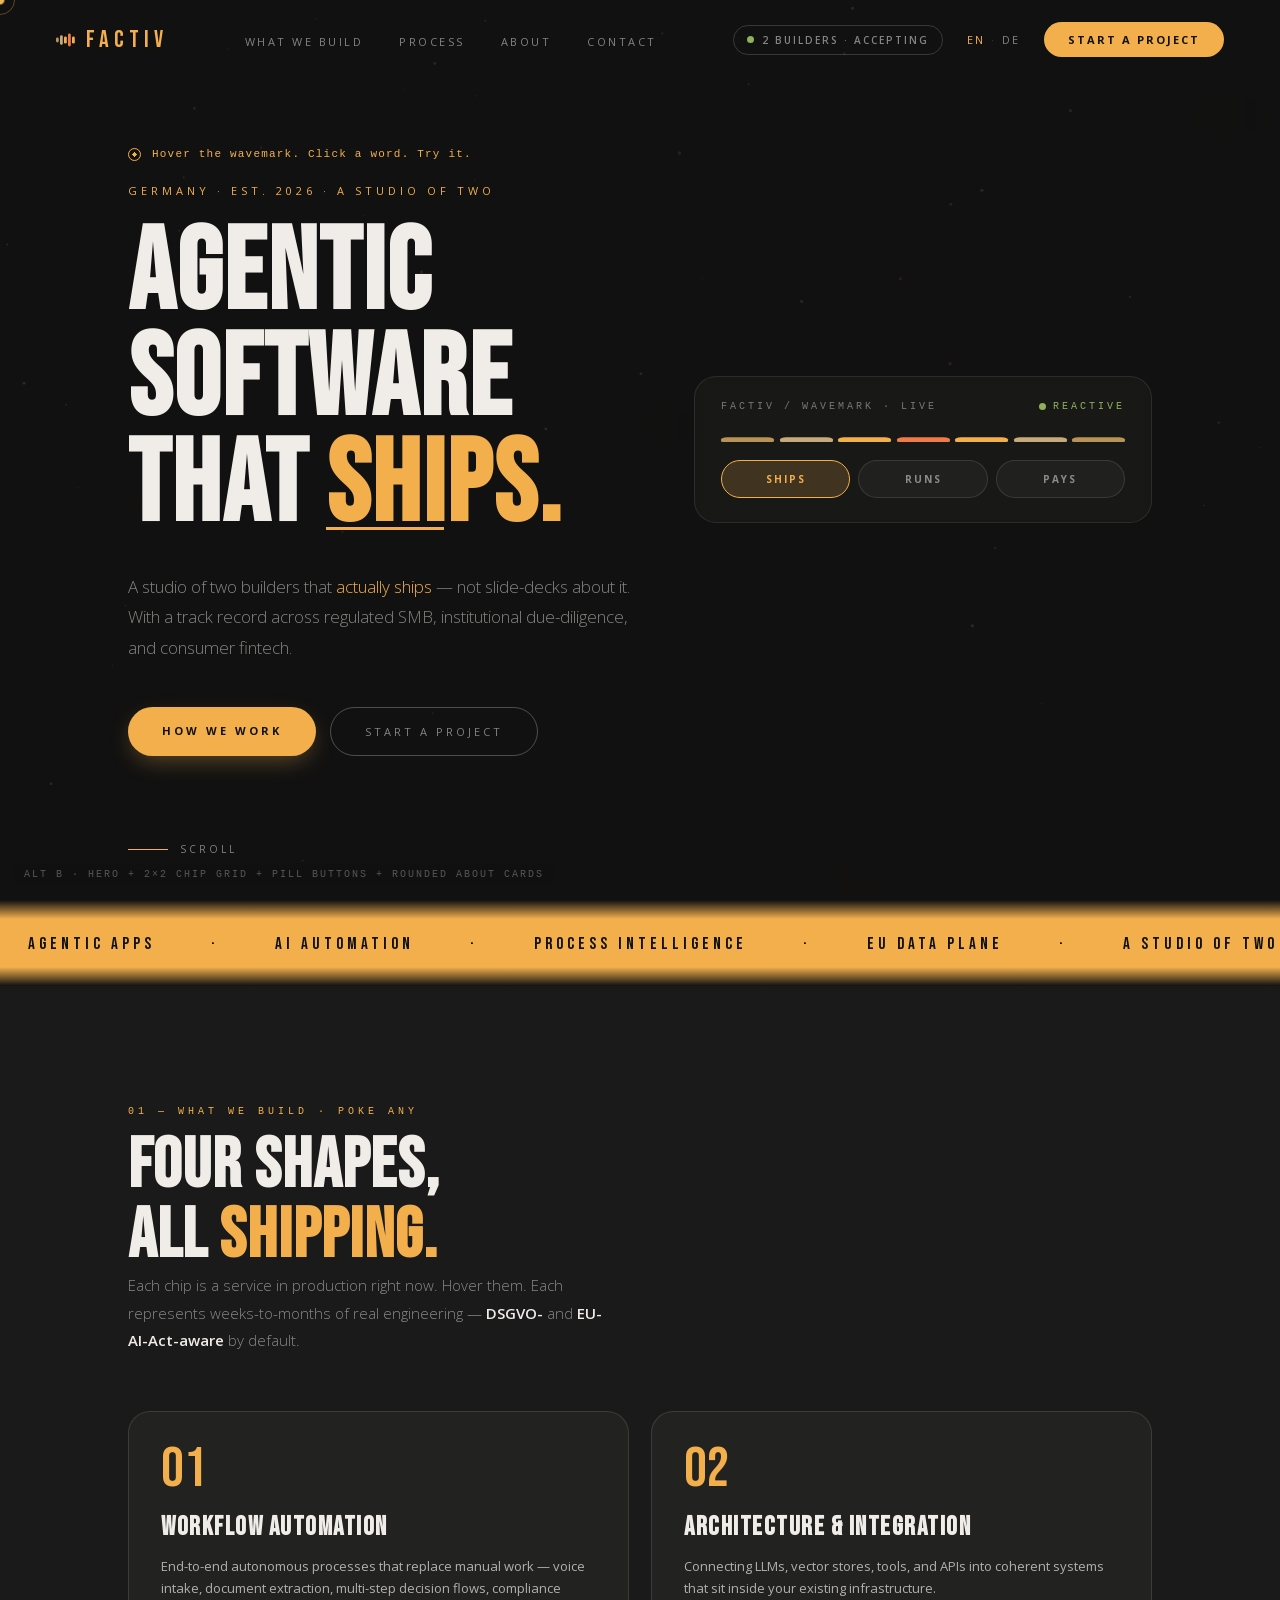
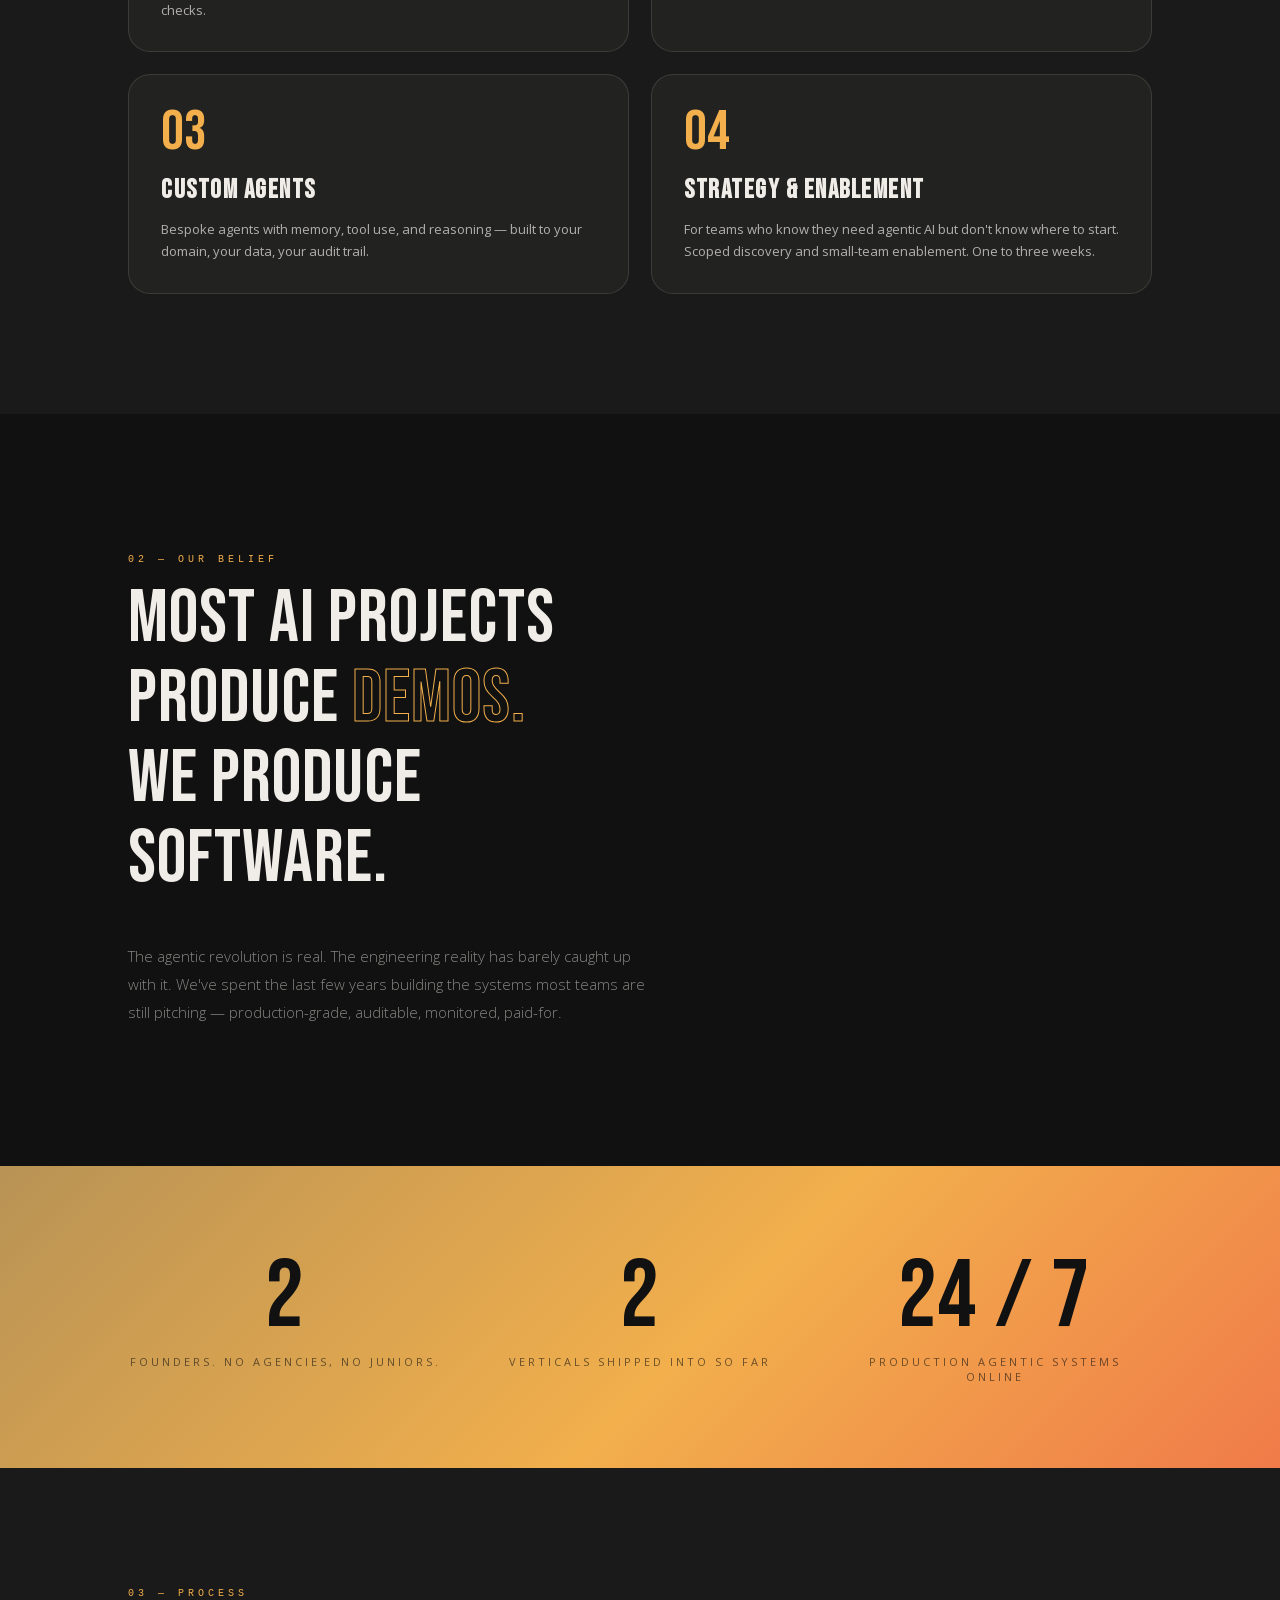
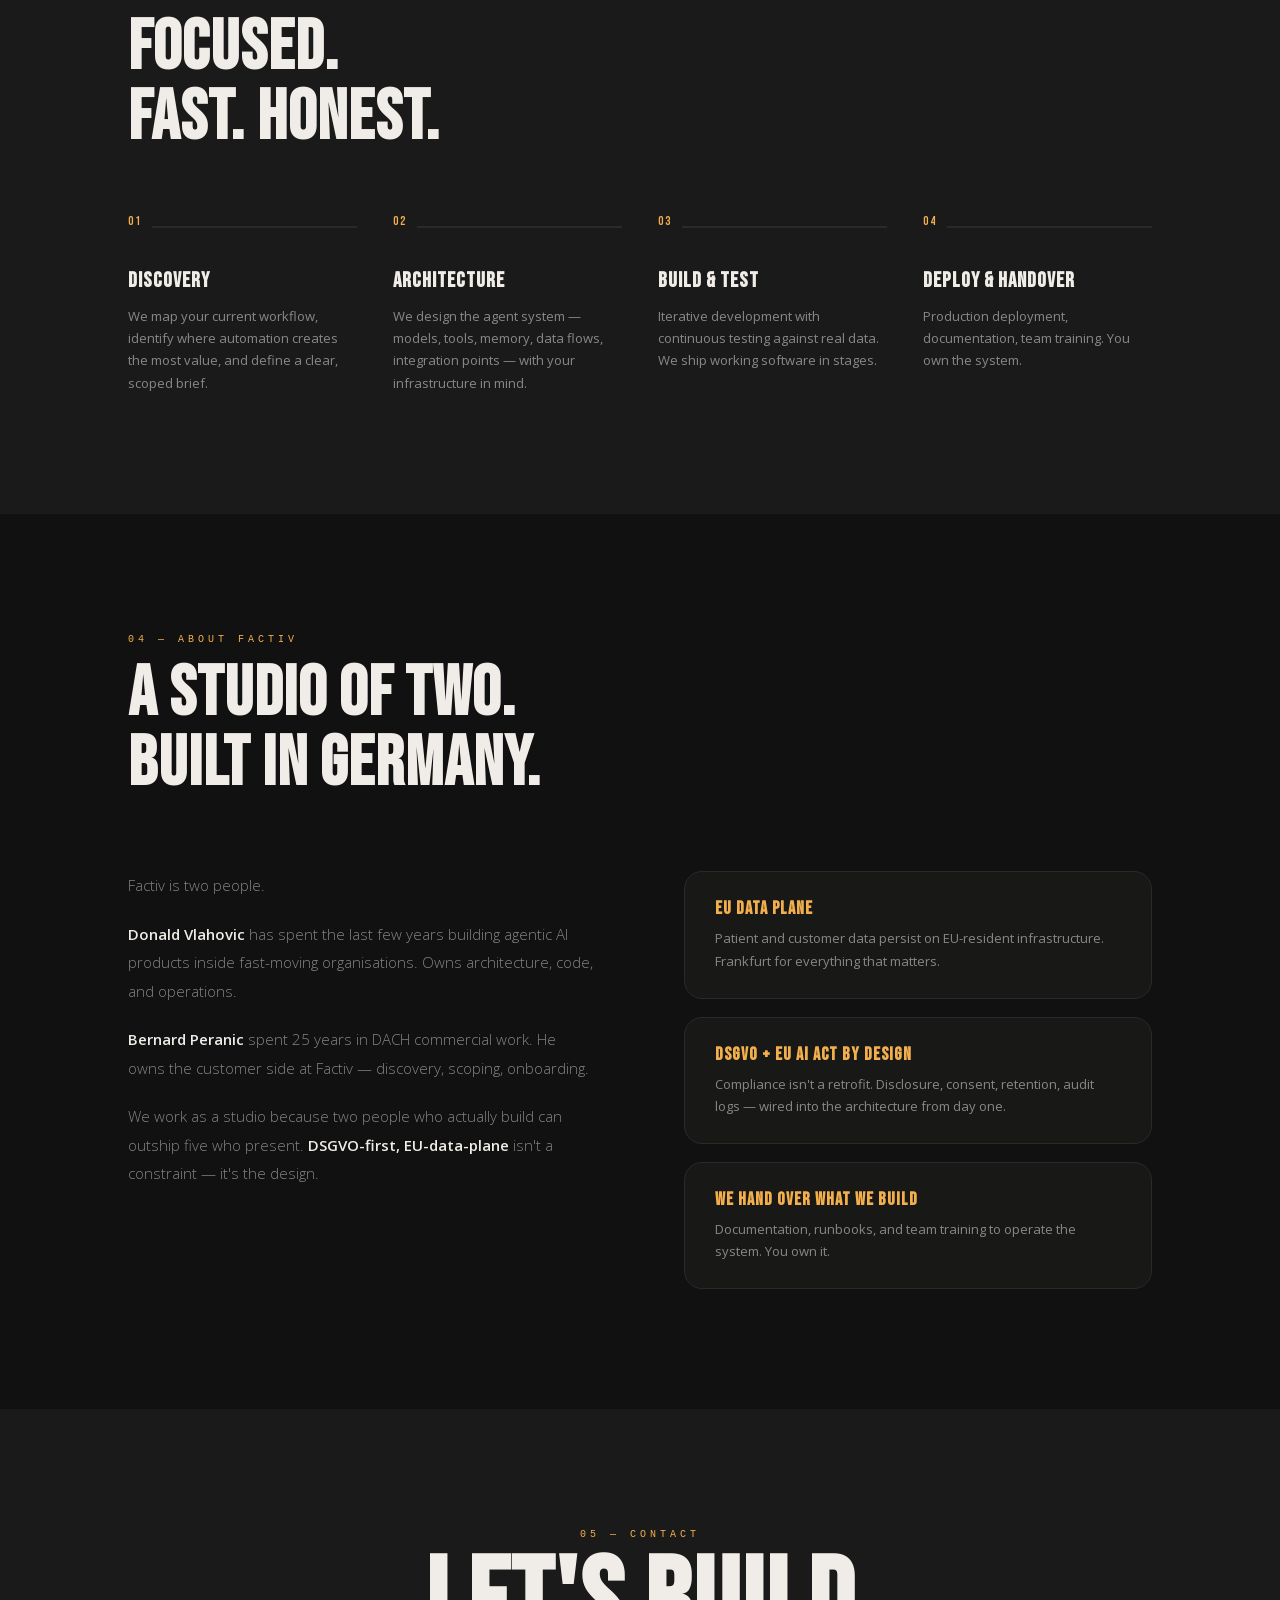
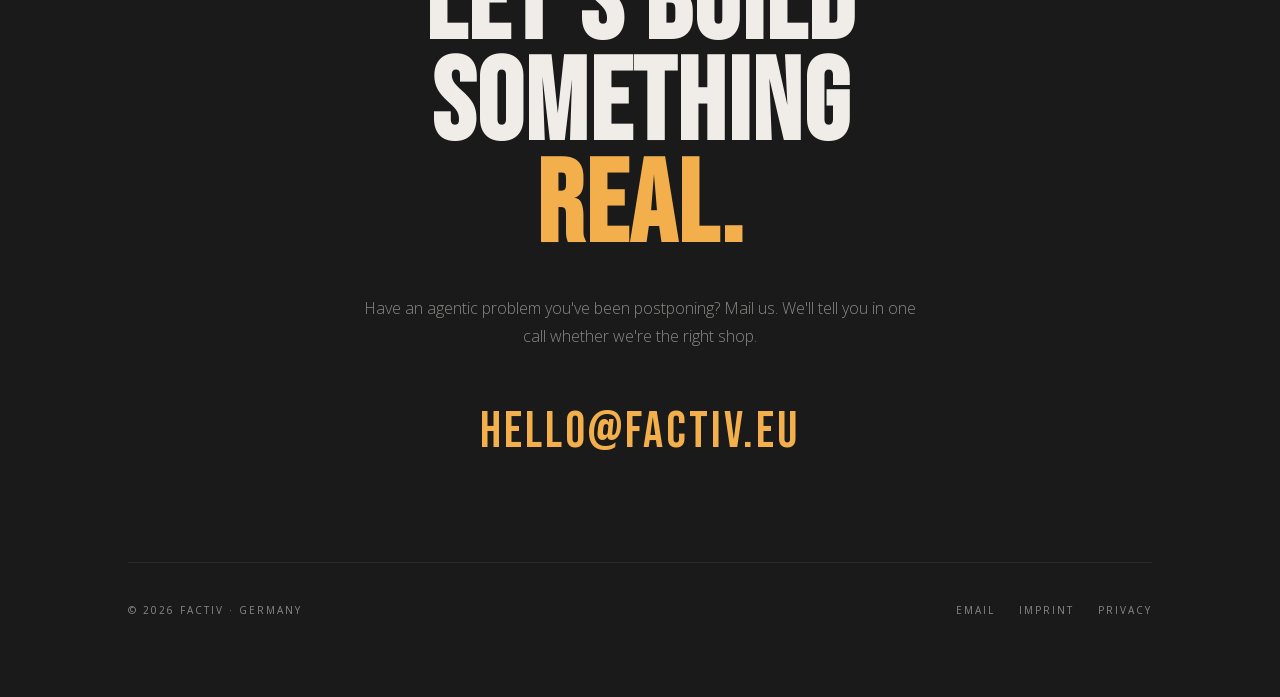
<file: design-exploration/alt-b.html>
<!DOCTYPE html>
<html lang="en">
<head>
<meta charset="UTF-8">
<meta name="viewport" content="width=device-width, initial-scale=1.0">
<title>Alt B · Hero + services + buttons — Factiv prototype</title>
<link rel="stylesheet" href="/assets/fonts.css">
<style>
:root{
  --bg:#111111;--bg-mid:#1A1A1A;--bg-light:#242424;--border:#2A2A2A;
  --gold:#F2AF4C;--gold-dark:#B89355;--coral:#F07B49;--gold-lt:#C7AA79;
  --white:#F0EDE8;--muted:rgba(240,237,232,0.52);--faint:rgba(240,237,232,0.06);
  --accent-live:#8FB15A;
}
*,*::before,*::after{box-sizing:border-box;margin:0;padding:0}
html{scroll-behavior:smooth}
body{background:var(--bg);color:var(--white);font-family:'Open Sans',sans-serif;overflow-x:hidden;cursor:none}
#cur{position:fixed;width:9px;height:9px;background:var(--gold);border-radius:50%;pointer-events:none;z-index:9999;transform:translate(-50%,-50%);mix-blend-mode:screen;transition:width .15s,height .15s}
#cur-ring{position:fixed;width:30px;height:30px;border:1px solid rgba(242,175,76,.35);border-radius:50%;pointer-events:none;z-index:9998;transform:translate(-50%,-50%);transition:all .1s linear}
#bg-canvas{position:fixed;inset:0;z-index:0;opacity:.5}
nav{position:fixed;top:0;left:0;right:0;z-index:100;display:flex;justify-content:space-between;align-items:center;padding:22px 56px;transition:background .3s}
nav.scrolled{background:rgba(17,17,17,.96);backdrop-filter:blur(12px)}
.nav-logo{font-family:'Bebas Neue',sans-serif;font-size:24px;letter-spacing:5px;color:var(--gold);text-decoration:none;display:flex;align-items:center;gap:10px}
.nav-links{display:flex;gap:36px;list-style:none}
.nav-links a{color:var(--muted);font-size:11px;letter-spacing:2.5px;text-transform:uppercase;text-decoration:none;transition:color .2s}
.nav-links a:hover{color:var(--gold)}
.nav-cta{background:var(--gold);color:var(--bg);padding:10px 24px;font-size:11px;letter-spacing:2px;text-transform:uppercase;font-family:'Open Sans',sans-serif;text-decoration:none;transition:transform .15s;border-radius:999px;font-weight:700}
.nav-cta:hover{transform:translateY(-1px)}
.nav-right{display:flex;align-items:center;gap:24px}
.status-pill{display:inline-flex;align-items:center;gap:8px;padding:7px 13px;border:1px solid rgba(240,237,232,0.18);border-radius:999px;font-family:'Open Sans',sans-serif;font-size:10px;font-weight:600;letter-spacing:2px;text-transform:uppercase;color:var(--muted);white-space:nowrap}
.status-dot{width:7px;height:7px;border-radius:50%;background:var(--accent-live);box-shadow:0 0 0 0 rgba(143,177,90,0.55);animation:statusPulse 2.4s ease-in-out infinite}
@keyframes statusPulse{0%,100%{box-shadow:0 0 0 0 rgba(143,177,90,0.55)}50%{box-shadow:0 0 0 5px rgba(143,177,90,0)}}
.lang-switch{display:flex;align-items:center;gap:6px;font-size:11px;letter-spacing:2px;text-transform:uppercase;color:var(--muted)}
.lang-switch a{color:var(--muted);text-decoration:none;transition:color .2s}
.lang-switch a.active{color:var(--gold)}
.lang-switch a:hover{color:var(--gold)}
.lang-switch span{opacity:.4}

/* ============ HERO — same as Alt A ============ */
#hero{position:relative;z-index:1;min-height:100vh;display:flex;flex-direction:column;justify-content:center;align-items:flex-start;padding:0 10vw;overflow:hidden}
.hero-grid{display:grid;grid-template-columns:1.05fr .95fr;gap:60px;align-items:center;width:100%;max-width:1400px}
.hero-left{position:relative}
.hero-hint{display:inline-flex;align-items:center;gap:11px;font-family:ui-monospace,'SF Mono','JetBrains Mono',Menlo,monospace;font-size:11px;letter-spacing:1.2px;color:var(--gold);margin-bottom:22px;opacity:0;transform:translateY(20px);animation:fadeUp .6s .1s forwards}
.hero-hint::before{content:'';width:13px;height:13px;border:1.5px solid var(--gold);border-radius:50%;background:radial-gradient(circle,var(--gold) 0%,var(--gold) 26%,transparent 27%)}
@media(hover:none){.hero-hint{display:none}}
.hero-eyebrow{font-size:11px;letter-spacing:4px;text-transform:uppercase;color:var(--gold);margin-bottom:24px;opacity:0;transform:translateY(20px);animation:fadeUp .7s .3s forwards}
.hero-stack{font-family:'Bebas Neue',sans-serif;line-height:.92;letter-spacing:2px;color:var(--white);opacity:0;transform:translateY(40px);animation:fadeUp .9s .5s forwards}
.hero-stack .word{display:block;font-size:clamp(64px,9vw,128px)}
.hero-stack .row{display:flex;align-items:center;gap:18px;flex-wrap:wrap}
.hero-pivot{display:inline-block;font:inherit;letter-spacing:inherit;background:transparent;border:0;padding:0;margin:0;color:var(--gold);cursor:pointer;position:relative;line-height:inherit;font-size:clamp(64px,9vw,128px);-webkit-tap-highlight-color:transparent;transition:color .2s}
.hero-pivot::after{content:'';position:absolute;left:0;right:0;bottom:.08em;height:3px;background:var(--gold);transform-origin:left;transform:scaleX(.5);transition:transform .3s ease,background .2s}
.hero-pivot:hover{color:var(--gold-lt)}
.hero-pivot:hover::after{transform:scaleX(1);background:var(--gold-lt)}
.hero-pivot:focus-visible{outline:2px solid var(--gold);outline-offset:6px;border-radius:2px}
.hero-sub-pivot{color:var(--gold)}
.hero-sub{font-size:clamp(14px,1.4vw,17px);font-weight:300;color:var(--muted);max-width:520px;margin-top:32px;line-height:1.8;opacity:0;transform:translateY(20px);animation:fadeUp .8s .95s forwards}

/* PILL BUTTONS — global */
.hero-actions{display:flex;gap:14px;margin-top:44px;opacity:0;transform:translateY(20px);animation:fadeUp .8s 1.1s forwards}
.btn-primary{background:var(--gold);color:var(--bg);padding:16px 34px;font-size:11px;letter-spacing:3px;text-transform:uppercase;font-weight:700;font-family:'Open Sans',sans-serif;text-decoration:none;transition:background .2s,transform .15s;display:inline-block;border-radius:999px;box-shadow:0 8px 24px -6px rgba(242,175,76,.4)}
.btn-primary:hover{background:var(--gold-lt);transform:translateY(-2px)}
.btn-ghost{border:1px solid rgba(240,237,232,.28);color:var(--muted);padding:16px 34px;font-size:11px;letter-spacing:3px;text-transform:uppercase;font-family:'Open Sans',sans-serif;text-decoration:none;transition:all .2s;display:inline-block;border-radius:999px}
.btn-ghost:hover{border-color:var(--gold);color:var(--gold);transform:translateY(-2px)}

/* Waveform card */
.hero-wave.wave-card{position:relative;right:auto;top:auto;transform:none;width:100%;max-width:520px;border-radius:22px;background:rgba(244,237,224,0.03);border:1px solid rgba(244,237,224,0.1);padding:24px 26px;display:flex;flex-direction:column;gap:18px;opacity:0;animation:fadeUp 1s .8s forwards;backdrop-filter:blur(6px)}
.wave-card-lbl{font-family:ui-monospace,'SF Mono','JetBrains Mono',Menlo,monospace;font-size:10px;letter-spacing:3px;text-transform:uppercase;color:rgba(240,237,232,0.45);display:flex;justify-content:space-between;align-items:center}
.wave-card-lbl .live{color:var(--accent-live);display:inline-flex;align-items:center;gap:7px}
.wave-card-lbl .live-dot{width:7px;height:7px;border-radius:50%;background:var(--accent-live);animation:wavePulse 1.4s ease-in-out infinite}
@keyframes wavePulse{50%{opacity:.3}}
.hero-wave-bars{display:flex;align-items:flex-end;gap:clamp(7px,.8vw,12px);width:100%;height:clamp(180px,22vw,260px);cursor:crosshair}
.hero-wave-bar{flex:1;height:100%;--scale:.4;transform:scaleY(var(--scale));transform-origin:bottom;border-radius:8px 8px 3px 3px;background:var(--bar);will-change:transform}
.hero-wave-bar[data-i="0"]{--bar:#B89355}
.hero-wave-bar[data-i="1"]{--bar:#C7AA79}
.hero-wave-bar[data-i="2"]{--bar:#F2AF4C}
.hero-wave-bar[data-i="3"]{--bar:#F07B49}
.hero-wave-bar[data-i="4"]{--bar:#F2AF4C}
.hero-wave-bar[data-i="5"]{--bar:#C7AA79}
.hero-wave-bar[data-i="6"]{--bar:#B89355}
.hero-wave-pills{display:flex;gap:8px;width:100%}
.wave-pill{flex:1;font-family:'Open Sans',sans-serif;font-size:10px;font-weight:700;letter-spacing:2px;text-transform:uppercase;color:var(--muted);background:rgba(240,237,232,0.04);border:1px solid rgba(240,237,232,0.12);border-radius:999px;padding:11px 6px;cursor:pointer;-webkit-tap-highlight-color:transparent;transition:background .2s,color .2s,border-color .2s}
.wave-pill:hover{background:rgba(242,175,76,0.10);color:var(--gold);border-color:rgba(242,175,76,0.32)}
.wave-pill[aria-pressed="true"]{background:rgba(242,175,76,0.18);color:var(--gold);border-color:var(--gold)}
.wave-pill:focus-visible{outline:2px solid var(--gold);outline-offset:2px}

.hero-scroll{position:absolute;bottom:44px;left:10vw;display:flex;align-items:center;gap:12px;font-size:10px;letter-spacing:3px;text-transform:uppercase;color:var(--muted);opacity:0;animation:fadeUp .8s 1.5s forwards}
.scroll-line{width:40px;height:1px;background:var(--gold);animation:scrollPulse 2.2s ease-in-out infinite}

/* ============ ticker (kept) ============ */
.ticker{position:relative;z-index:1;background:linear-gradient(180deg,transparent 0%,var(--gold) 22%,var(--gold) 78%,transparent 100%);padding:32px 0;overflow:hidden;white-space:nowrap}
.ticker-track{display:inline-block;animation:ticker 28s linear infinite}
.ticker-track span{font-family:'Bebas Neue',sans-serif;font-size:17px;letter-spacing:4px;color:var(--bg);padding:0 28px}

section{position:relative;z-index:1}
.section-label{font-size:10px;letter-spacing:4px;text-transform:uppercase;color:var(--gold);margin-bottom:14px;display:block;font-family:ui-monospace,'SF Mono','JetBrains Mono',Menlo,monospace}
.section-title{font-family:'Bebas Neue',sans-serif;font-size:clamp(40px,5.5vw,76px);line-height:1;letter-spacing:1px;color:var(--white)}

/* ============ WHAT — V4 2x2 chip grid ============ */
#what{padding:120px 10vw;background:var(--bg-mid)}
.what-head{display:flex;align-items:end;justify-content:space-between;gap:48px;margin-bottom:56px;flex-wrap:wrap}
.what-intro{font-size:15px;font-weight:300;color:var(--muted);line-height:1.85;max-width:480px}
.what-intro strong{color:var(--white);font-weight:600}
.chips{display:grid;grid-template-columns:1fr 1fr;gap:22px;margin-top:8px}
.chip{padding:30px 32px;background:rgba(244,237,224,0.04);border:1px solid rgba(244,237,224,0.12);border-radius:22px;cursor:pointer;transition:transform .25s cubic-bezier(.34,1.56,.64,1),background .2s,border-color .2s;position:relative;overflow:hidden}
.chip:hover{transform:translateY(-4px) rotate(-0.6deg);background:rgba(242,175,76,0.07);border-color:rgba(242,175,76,0.4)}
.chip:nth-child(2):hover{transform:translateY(-4px) rotate(0.6deg)}
.chip:nth-child(3):hover{transform:translateY(-4px) rotate(0.4deg)}
.chip:nth-child(4):hover{transform:translateY(-4px) rotate(-0.4deg)}
.chip .num{font-family:'Bebas Neue',sans-serif;font-size:56px;letter-spacing:1px;color:var(--gold);line-height:1}
.chip h3{font-family:'Bebas Neue',sans-serif;font-size:26px;letter-spacing:1.5px;color:var(--white);text-transform:uppercase;margin:14px 0 12px}
.chip p{font-size:13px;line-height:1.7;color:rgba(240,237,232,0.7)}
.chip .blob{position:absolute;right:-40px;top:-40px;width:120px;height:120px;border-radius:50%;background:radial-gradient(circle,rgba(242,175,76,0.18),transparent 70%);pointer-events:none;opacity:0;transition:opacity .3s}
.chip:hover .blob{opacity:1}

#manifesto{padding:140px 10vw;background:var(--bg);overflow:hidden}
.manifesto-text{font-family:'Bebas Neue',sans-serif;font-size:clamp(36px,5.8vw,82px);line-height:1.08;letter-spacing:1px;color:var(--white);max-width:1100px}
.manifesto-text .outline{color:transparent;-webkit-text-stroke:1px var(--gold)}
.manifesto-sub{font-size:15px;font-weight:300;color:var(--muted);max-width:520px;line-height:1.85;margin-top:44px}
#metrics{position:relative;z-index:1}
.metrics-inner{background:linear-gradient(135deg,var(--gold-dark) 0%,var(--gold) 55%,var(--coral) 100%);padding:84px 10vw}
.metrics-grid{display:grid;grid-template-columns:repeat(3,1fr);gap:40px}
.metric{text-align:center}
.metric-num{font-family:'Bebas Neue',sans-serif;font-size:clamp(54px,8vw,96px);letter-spacing:2px;color:var(--bg);display:block;line-height:1}
.metric-label{font-size:11px;letter-spacing:3px;text-transform:uppercase;color:rgba(17,17,17,.6);margin-top:8px;display:block}

#process{padding:120px 10vw;background:var(--bg-mid)}
.process-steps{display:grid;grid-template-columns:repeat(4,1fr);gap:36px;margin-top:72px}
.step{padding-top:40px;border-top:2px solid var(--border);position:relative;transition:border-color .3s}
.step:hover{border-color:var(--gold)}
.step-num{position:absolute;top:-14px;font-family:'Bebas Neue',sans-serif;font-size:12px;letter-spacing:2px;color:var(--gold);background:var(--bg-mid);padding-right:10px}
.step h3{font-family:'Bebas Neue',sans-serif;font-size:21px;letter-spacing:1px;color:var(--white);margin-bottom:12px}
.step p{font-size:13px;color:var(--muted);line-height:1.7}

/* ABOUT — rounded V4 cards */
#about{padding:120px 10vw;background:var(--bg)}
.about-grid{display:grid;grid-template-columns:1fr 1fr;gap:88px;align-items:start;margin-top:72px}
.about-text p{font-size:15px;font-weight:300;color:var(--muted);line-height:1.9;margin-bottom:20px}
.about-text strong{color:var(--white);font-weight:600}
.about-cards{display:flex;flex-direction:column;gap:18px}
.about-card{padding:26px 30px;background:rgba(244,237,224,0.03);border:1px solid var(--border);border-radius:18px;transition:all .25s cubic-bezier(.34,1.56,.64,1)}
.about-card:hover{border-color:rgba(242,175,76,0.4);background:rgba(242,175,76,0.05);transform:translateY(-3px)}
.about-card h4{font-family:'Bebas Neue',sans-serif;font-size:18px;letter-spacing:1px;color:var(--gold);margin-bottom:8px}
.about-card p{font-size:13px;color:var(--muted);line-height:1.7}

#contact{padding:120px 10vw 80px;background:var(--bg-mid);text-align:center}
.contact-title{font-family:'Bebas Neue',sans-serif;font-size:clamp(52px,9vw,120px);line-height:.88;letter-spacing:2px;color:var(--white);margin-bottom:36px}
.contact-title .gold{color:var(--gold)}
.contact-sub{font-size:16px;font-weight:300;color:var(--muted);max-width:560px;margin:0 auto 52px;line-height:1.75}
.contact-email{font-family:'Bebas Neue',sans-serif;font-size:clamp(26px,4vw,50px);color:var(--gold);text-decoration:none;letter-spacing:3px;display:inline-block;position:relative}
.contact-email::after{content:'';position:absolute;bottom:-3px;left:0;width:0;height:1px;background:var(--gold);transition:width .3s}
.contact-email:hover::after{width:100%}
footer{border-top:1px solid var(--border);margin-top:100px;padding-top:40px;display:flex;justify-content:space-between;align-items:center;font-size:10px;letter-spacing:2px;text-transform:uppercase;color:var(--muted)}
.footer-links{display:flex;gap:24px;list-style:none}
.footer-links a{color:var(--muted);text-decoration:none;transition:color .2s}
.footer-links a:hover{color:var(--gold)}

.reveal{opacity:0;transform:translateY(28px);transition:opacity .75s,transform .75s}
.reveal.visible{opacity:1;transform:translateY(0)}
.reveal-l{opacity:0;transform:translateX(-28px);transition:opacity .75s,transform .75s}
.reveal-l.visible{opacity:1;transform:translateX(0)}
.reveal-r{opacity:0;transform:translateX(28px);transition:opacity .75s,transform .75s}
.reveal-r.visible{opacity:1;transform:translateX(0)}
@keyframes fadeUp{to{opacity:1;transform:translateY(0)}}
@keyframes scrollPulse{0%,100%{width:22px}50%{width:44px}}
@keyframes ticker{0%{transform:translateX(0)}100%{transform:translateX(-50%)}}

.fineprint{position:fixed;bottom:14px;left:14px;z-index:9999;font-family:ui-monospace,'SF Mono',Menlo,monospace;font-size:10px;letter-spacing:2px;text-transform:uppercase;color:rgba(240,237,232,0.32);background:rgba(17,17,17,.6);padding:6px 10px;border-radius:999px}

@media(max-width:1024px){.hero-grid{grid-template-columns:1fr;gap:36px}.hero-wave.wave-card{order:-1;max-width:520px}.chips{grid-template-columns:1fr}}
@media(max-width:768px){
  body{cursor:auto}#cur,#cur-ring{display:none}
  nav{padding:18px 24px}.nav-links{display:none}.status-pill{display:none}
  #hero{padding:0 6vw}
  .hero-stack .word, .hero-pivot{font-size:64px}
  .about-grid{grid-template-columns:1fr;gap:48px}
  .process-steps{grid-template-columns:1fr 1fr;gap:24px}
  .metrics-grid{grid-template-columns:1fr;gap:28px}
  footer{flex-direction:column;gap:20px;text-align:center}
  .hero-wave-bars{height:140px;gap:6px}
  .wave-pill{padding:14px 8px;font-size:11px;letter-spacing:1.6px}
}
@media (prefers-reduced-motion: reduce){
  *,*::before,*::after{animation-duration:.001ms !important;animation-iteration-count:1 !important;transition-duration:.001ms !important}
  body{cursor:auto}#cur,#cur-ring{display:none}
  #bg-canvas{display:none}
  .hero-wave-bars{cursor:auto}
}
</style>
<link rel="stylesheet" href="/assets/motion.css">
</head>
<body>
<div id="cur"></div>
<div id="cur-ring"></div>
<canvas id="bg-canvas"></canvas>

<nav id="nav">
  <a href="#hero" class="nav-logo">
    <svg width="20" height="14" viewBox="0 0 50 32" fill="none">
      <rect x="0"  y="10" width="7" height="12" rx="3.5" fill="#B89355"/>
      <rect x="10" y="4"  width="7" height="24" rx="3.5" fill="#C7AA79"/>
      <rect x="20" y="7"  width="7" height="18" rx="3.5" fill="#F2AF4C"/>
      <rect x="30" y="0"  width="7" height="32" rx="3.5" fill="#F07B49"/>
      <rect x="40" y="7"  width="7" height="18" rx="3.5" fill="#F2AF4C"/>
    </svg>
    FACTIV
  </a>
  <ul class="nav-links">
    <li><a href="#what">What we build</a></li>
    <li><a href="#process">Process</a></li>
    <li><a href="#about">About</a></li>
    <li><a href="#contact">Contact</a></li>
  </ul>
  <div class="nav-right">
    <div class="status-pill"><span class="status-dot" aria-hidden="true"></span><span>2 Builders · Accepting</span></div>
    <div class="lang-switch" role="navigation" aria-label="Language">
      <a href="/" class="active" aria-current="page">EN</a><span>·</span><a href="/de/" hreflang="de">DE</a>
    </div>
    <a href="mailto:hello@factiv.eu" class="nav-cta">Start a project</a>
  </div>
</nav>

<section id="hero">
  <div class="hero-grid">
    <div class="hero-left">
      <div class="hero-hint">Hover the wavemark. Click a word. Try it.</div>
      <div class="hero-eyebrow">Germany · Est. 2026 · A studio of two</div>
      <h1 class="hero-stack">
        <span class="word">AGENTIC</span>
        <span class="word">SOFTWARE</span>
        <span class="row">
          <span class="word">THAT</span>
          <button type="button" class="hero-pivot" data-mode="ships"
              data-label-ships="SHIPS." data-label-runs="RUNS." data-label-pays="PAYS."
              aria-live="polite">SHIPS.</button>
        </span>
      </h1>
      <p class="hero-sub">A studio of two builders that <span class="hero-sub-pivot"
          data-label-ships="actually ships" data-label-runs="runs in your stack" data-label-pays="gets paid for"
          aria-live="polite">actually ships</span> — not slide-decks about it. With a track record across regulated SMB, institutional due-diligence, and consumer fintech.</p>
      <div class="hero-actions">
        <a href="#what" class="btn-primary">How we work</a>
        <a href="#contact" class="btn-ghost">Start a project</a>
      </div>
    </div>
    <div class="hero-wave wave-card">
      <div class="wave-card-lbl">
        <span>FACTIV / WAVEMARK · LIVE</span>
        <span class="live"><span class="live-dot"></span>REACTIVE</span>
      </div>
      <div class="hero-wave-bars" aria-hidden="true">
        <div class="hero-wave-bar" data-i="0"></div><div class="hero-wave-bar" data-i="1"></div>
        <div class="hero-wave-bar" data-i="2"></div><div class="hero-wave-bar" data-i="3"></div>
        <div class="hero-wave-bar" data-i="4"></div><div class="hero-wave-bar" data-i="5"></div>
        <div class="hero-wave-bar" data-i="6"></div>
      </div>
      <div class="hero-wave-pills" role="group" aria-label="Cycle the brand promise">
        <button type="button" class="wave-pill" data-mode="ships" aria-pressed="true">Ships</button>
        <button type="button" class="wave-pill" data-mode="runs"  aria-pressed="false">Runs</button>
        <button type="button" class="wave-pill" data-mode="pays"  aria-pressed="false">Pays</button>
      </div>
    </div>
  </div>
  <div class="hero-scroll"><div class="scroll-line"></div><span>Scroll</span></div>
</section>

<div class="ticker" aria-hidden="true">
  <div class="ticker-track">
    <span>Agentic Apps</span><span>·</span><span>AI Automation</span><span>·</span><span>Process Intelligence</span><span>·</span><span>EU Data Plane</span><span>·</span><span>A Studio of Two</span><span>·</span><span>Germany</span><span>·</span>
    <span>Agentic Apps</span><span>·</span><span>AI Automation</span><span>·</span><span>Process Intelligence</span><span>·</span><span>EU Data Plane</span><span>·</span><span>A Studio of Two</span><span>·</span><span>Germany</span><span>·</span>
  </div>
</div>

<section id="what">
  <div class="reveal">
    <span class="section-label">01 — What we build · poke any</span>
    <h2 class="section-title">Four shapes,<br>all <span style="color:var(--gold)">shipping.</span></h2>
  </div>
  <div class="what-head reveal-l">
    <p class="what-intro">Each chip is a service in production right now. Hover them. Each represents weeks-to-months of real engineering — <strong>DSGVO-</strong> and <strong>EU-AI-Act-aware</strong> by default.</p>
  </div>
  <div class="chips">
    <div class="chip reveal"><div class="blob"></div><div class="num">01</div><h3>Workflow automation</h3><p>End-to-end autonomous processes that replace manual work — voice intake, document extraction, multi-step decision flows, compliance checks.</p></div>
    <div class="chip reveal"><div class="blob"></div><div class="num">02</div><h3>Architecture &amp; integration</h3><p>Connecting LLMs, vector stores, tools, and APIs into coherent systems that sit inside your existing infrastructure.</p></div>
    <div class="chip reveal"><div class="blob"></div><div class="num">03</div><h3>Custom agents</h3><p>Bespoke agents with memory, tool use, and reasoning — built to your domain, your data, your audit trail.</p></div>
    <div class="chip reveal"><div class="blob"></div><div class="num">04</div><h3>Strategy &amp; enablement</h3><p>For teams who know they need agentic AI but don't know where to start. Scoped discovery and small-team enablement. One to three weeks.</p></div>
  </div>
</section>

<section id="manifesto">
  <div class="reveal">
    <span class="section-label">02 — Our belief</span>
    <p class="manifesto-text">Most AI projects<br>produce <span class="outline">demos.</span><br>We produce<br>software.</p>
    <p class="manifesto-sub">The agentic revolution is real. The engineering reality has barely caught up with it. We've spent the last few years building the systems most teams are still pitching — production-grade, auditable, monitored, paid-for.</p>
  </div>
</section>

<section id="metrics">
  <div class="metrics-inner">
    <div class="metrics-grid">
      <div class="metric reveal"><span class="metric-num" data-target="2">0</span><span class="metric-label">Founders. No agencies, no juniors.</span></div>
      <div class="metric reveal"><span class="metric-num" data-target="3">0</span><span class="metric-label">Verticals shipped into so far</span></div>
      <div class="metric reveal"><span class="metric-num metric-static">24 / 7</span><span class="metric-label">Production agentic systems online</span></div>
    </div>
  </div>
</section>

<section id="process">
  <div class="reveal"><span class="section-label">03 — Process</span><h2 class="section-title">Focused.<br>Fast. Honest.</h2></div>
  <div class="process-steps">
    <div class="step reveal"><span class="step-num">01</span><h3>Discovery</h3><p>We map your current workflow, identify where automation creates the most value, and define a clear, scoped brief.</p></div>
    <div class="step reveal"><span class="step-num">02</span><h3>Architecture</h3><p>We design the agent system — models, tools, memory, data flows, integration points — with your infrastructure in mind.</p></div>
    <div class="step reveal"><span class="step-num">03</span><h3>Build &amp; Test</h3><p>Iterative development with continuous testing against real data. We ship working software in stages.</p></div>
    <div class="step reveal"><span class="step-num">04</span><h3>Deploy &amp; Handover</h3><p>Production deployment, documentation, team training. You own the system.</p></div>
  </div>
</section>

<section id="about">
  <div class="reveal"><span class="section-label">04 — About Factiv</span><h2 class="section-title">A studio of two.<br>Built in Germany.</h2></div>
  <div class="about-grid">
    <div class="about-text reveal-l">
      <p>Factiv is two people.</p>
      <p><strong>Donald Vlahovic</strong> has spent the last few years building agentic AI products inside fast-moving organisations. Owns architecture, code, and operations.</p>
      <p><strong>Bernard Peranic</strong> spent 25 years in DACH commercial work. He owns the customer side at Factiv — discovery, scoping, onboarding.</p>
      <p>We work as a studio because two people who actually build can outship five who present. <strong>DSGVO-first, EU-data-plane</strong> isn't a constraint — it's the design.</p>
    </div>
    <div class="about-cards reveal-r">
      <div class="about-card"><h4>EU data plane</h4><p>Patient and customer data persist on EU-resident infrastructure. Frankfurt for everything that matters.</p></div>
      <div class="about-card"><h4>DSGVO + EU AI Act by design</h4><p>Compliance isn't a retrofit. Disclosure, consent, retention, audit logs — wired into the architecture from day one.</p></div>
      <div class="about-card"><h4>We hand over what we build</h4><p>Documentation, runbooks, and team training to operate the system. You own it.</p></div>
    </div>
  </div>
</section>

<section id="contact">
  <span class="section-label reveal">05 — Contact</span>
  <h2 class="contact-title reveal">LET'S BUILD<br>SOMETHING<br><span class="gold">REAL.</span></h2>
  <p class="contact-sub reveal">Have an agentic problem you've been postponing? Mail us. We'll tell you in one call whether we're the right shop.</p>
  <a href="mailto:hello@factiv.eu" class="contact-email reveal">hello@factiv.eu</a>
  <footer>
    <span>© 2026 Factiv · Germany</span>
    <ul class="footer-links">
      <li><a href="mailto:hello@factiv.eu">Email</a></li>
      <li><a href="/imprint.html">Imprint</a></li>
      <li><a href="/privacy.html">Privacy</a></li>
    </ul>
  </footer>
</section>

<div class="fineprint">ALT B · Hero + 2×2 chip grid + pill buttons + rounded about cards</div>

<script>
const RM = window.matchMedia && window.matchMedia('(prefers-reduced-motion: reduce)').matches;
const cur=document.getElementById('cur'),ring=document.getElementById('cur-ring');
let mx=0,my=0,rx=0,ry=0;
if(!RM){
  document.addEventListener('mousemove',e=>{mx=e.clientX;my=e.clientY;cur.style.left=mx+'px';cur.style.top=my+'px'});
  (function loop(){rx+=(mx-rx)*.12;ry+=(my-ry)*.12;ring.style.left=rx+'px';ring.style.top=ry+'px';requestAnimationFrame(loop)})();
}
window.addEventListener('scroll',()=>document.getElementById('nav').classList.toggle('scrolled',scrollY>60));

const cv=document.getElementById('bg-canvas'),ctx=cv.getContext('2d');
let W,H;const resize=()=>{W=cv.width=innerWidth;H=cv.height=innerHeight};resize();addEventListener('resize',resize);
const pts=Array.from({length:55},()=>({x:Math.random()*2000,y:Math.random()*1200,vx:(Math.random()-.5)*.28,vy:(Math.random()-.5)*.28,r:Math.random()*1.3+.4,col:Math.random()>.6?'rgba(240,123,73,':'rgba(242,175,76,'}));
const waves=Array.from({length:5},()=>({x:Math.random()*2000,y:Math.random()*900,scale:Math.random()*.6+.2,speed:Math.random()*.1+.03,alpha:Math.random()*.035+.01}));
const BARS=[{h:.5,c:'#B89355'},{h:.85,c:'#C7AA79'},{h:1,c:'#F2AF4C'},{h:.7,c:'#F07B49'},{h:.55,c:'#F2AF4C'}];
function drawGhostWave(x,y,scale,alpha){
  const bw=18*scale,gap=8*scale,maxH=80*scale;ctx.globalAlpha=alpha;
  BARS.forEach((b,i)=>{const bh=maxH*b.h,bx=x+i*(bw+gap),by=y-bh/2;ctx.beginPath();ctx.roundRect(bx,by,bw,bh,bw/2);ctx.fillStyle=b.c;ctx.fill();});
  ctx.globalAlpha=1;
}
if(!RM)(function frame(){
  ctx.clearRect(0,0,W,H);
  pts.forEach(p=>{p.x=(p.x+p.vx+W)%W;p.y=(p.y+p.vy+H)%H;ctx.beginPath();ctx.arc(p.x,p.y,p.r,0,Math.PI*2);ctx.fillStyle=p.col+'.28)';ctx.fill();});
  for(let i=0;i<pts.length;i++)for(let j=i+1;j<pts.length;j++){const dx=pts[i].x-pts[j].x,dy=pts[i].y-pts[j].y,d=Math.hypot(dx,dy);if(d<120){ctx.beginPath();ctx.moveTo(pts[i].x,pts[i].y);ctx.lineTo(pts[j].x,pts[j].y);ctx.strokeStyle=`rgba(242,175,76,${.09*(1-d/120)})`;ctx.lineWidth=.5;ctx.stroke()}}
  waves.forEach(w=>{w.x=(w.x+w.speed+W)%W;drawGhostWave(w.x,w.y,w.scale,w.alpha);});
  requestAnimationFrame(frame);
})();
const obs=new IntersectionObserver(es=>es.forEach(e=>{if(e.isIntersecting)e.target.classList.add('visible')}),{threshold:.12});
document.querySelectorAll('.reveal,.reveal-l,.reveal-r').forEach(el=>obs.observe(el));
const cobs=new IntersectionObserver(es=>{
  es.forEach(e=>{
    if(!e.isIntersecting)return;
    const el=e.target,target=+el.dataset.target;
    if(RM){el.textContent=target;cobs.unobserve(el);return}
    let n=0;const step=target/55;
    const t=setInterval(()=>{n=Math.min(n+step,target);el.textContent=Math.round(n);if(n>=target)clearInterval(t)},18);
    cobs.unobserve(el);
  });
},{threshold:.4});
document.querySelectorAll('[data-target]').forEach(el=>cobs.observe(el));
</script>
<script src="/assets/motion.js" defer></script>
</body>
</html>
</file>
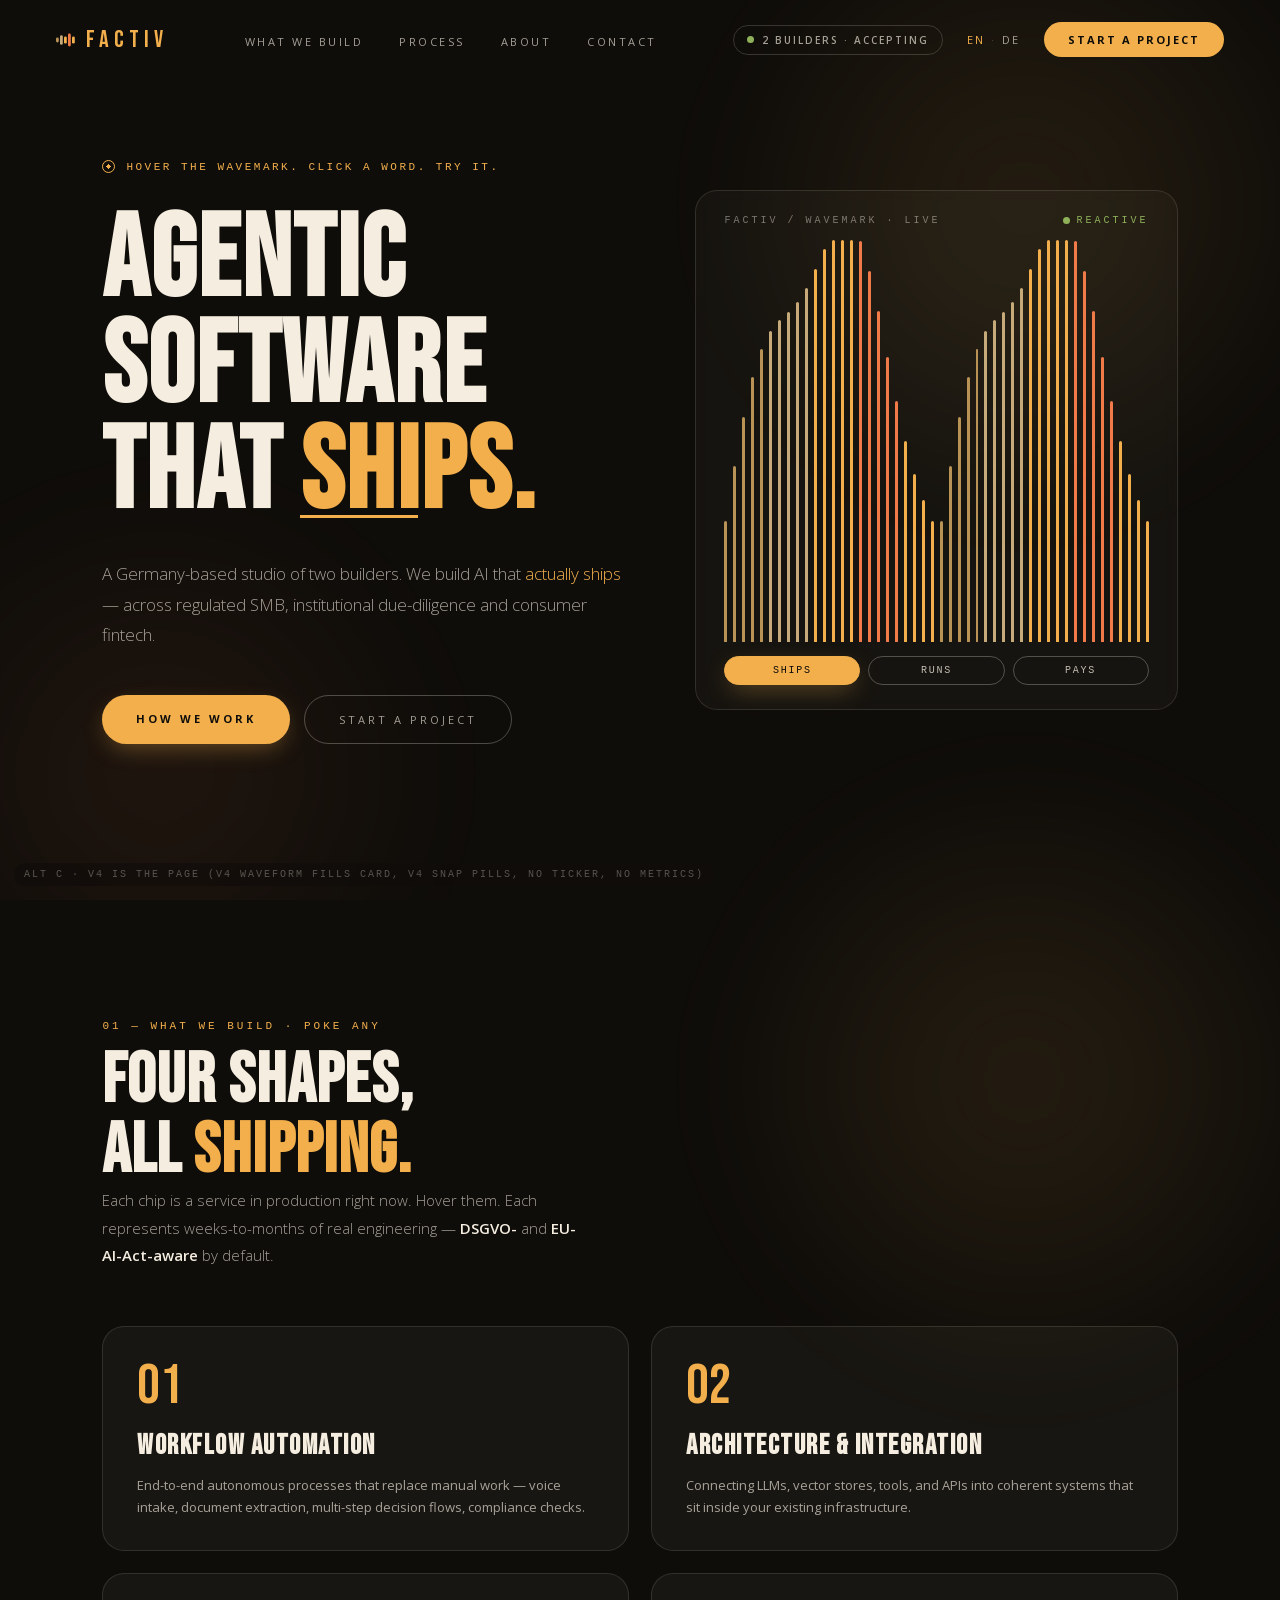
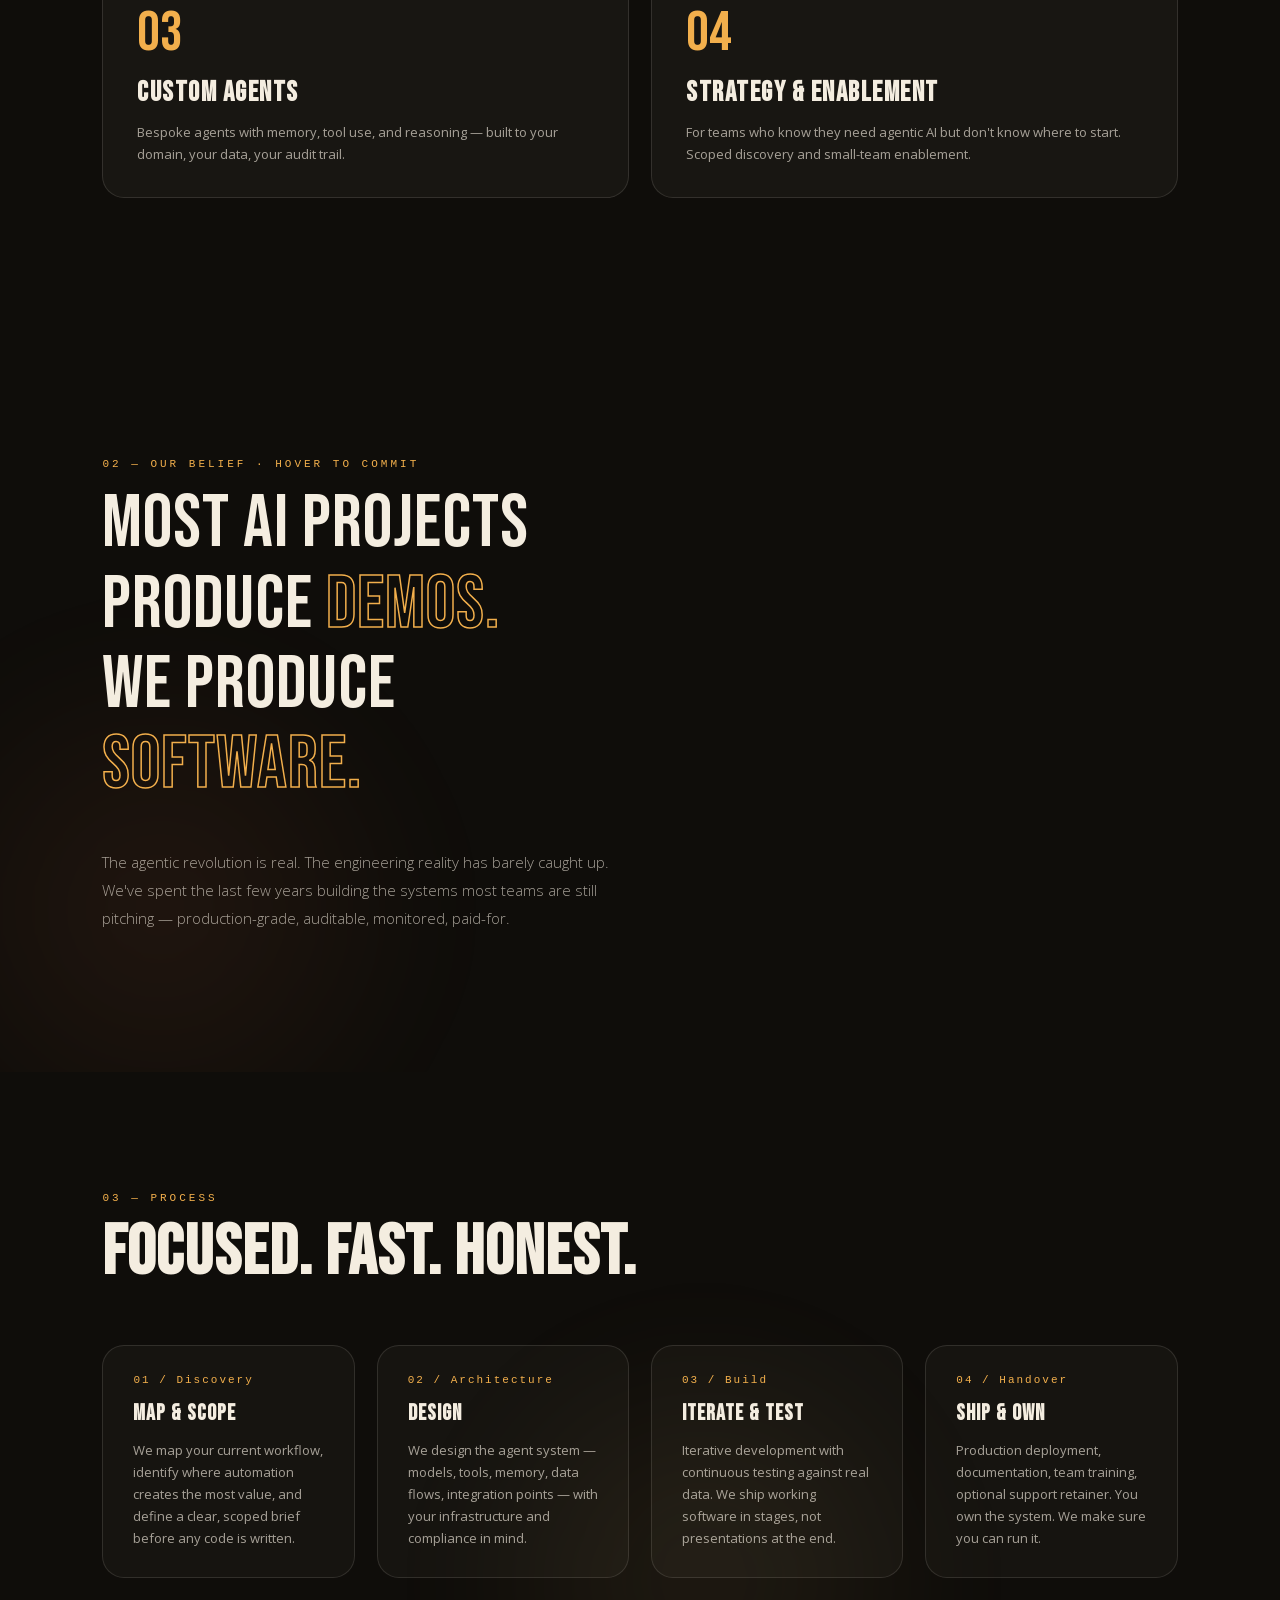
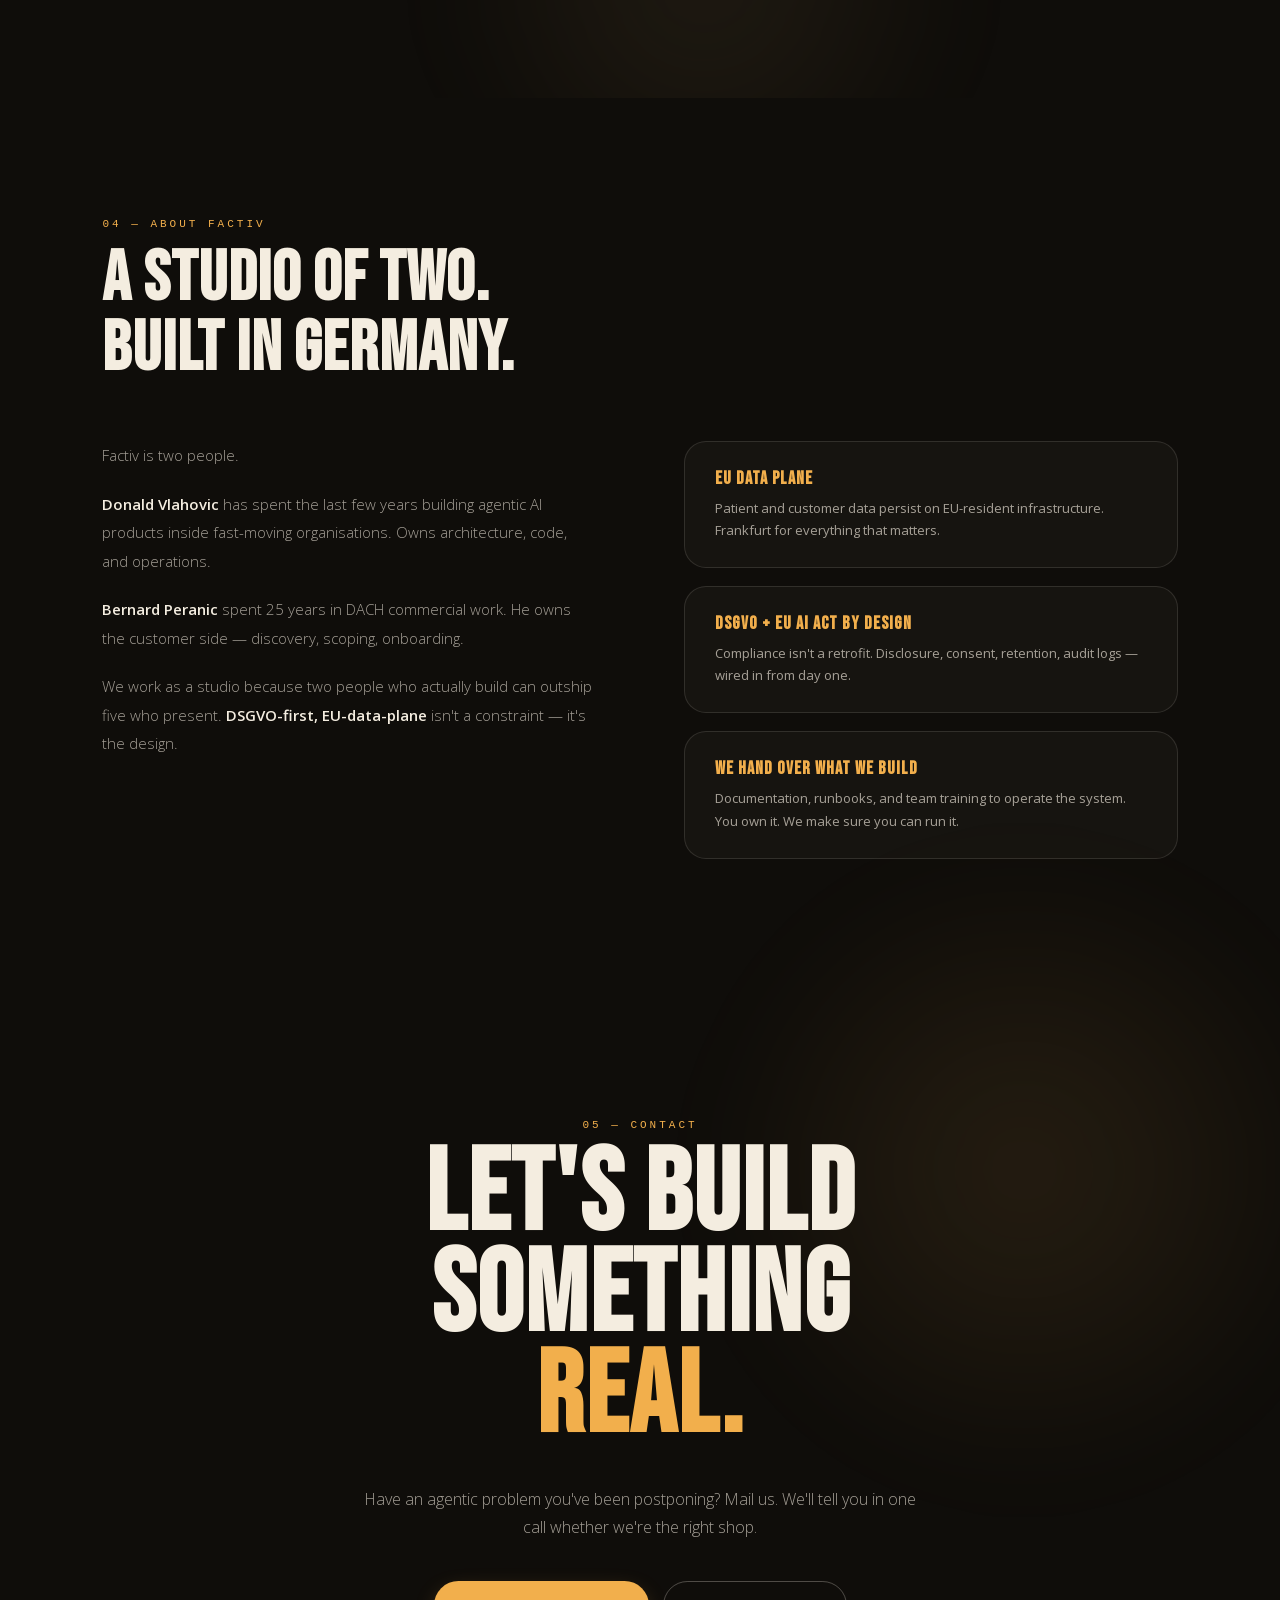
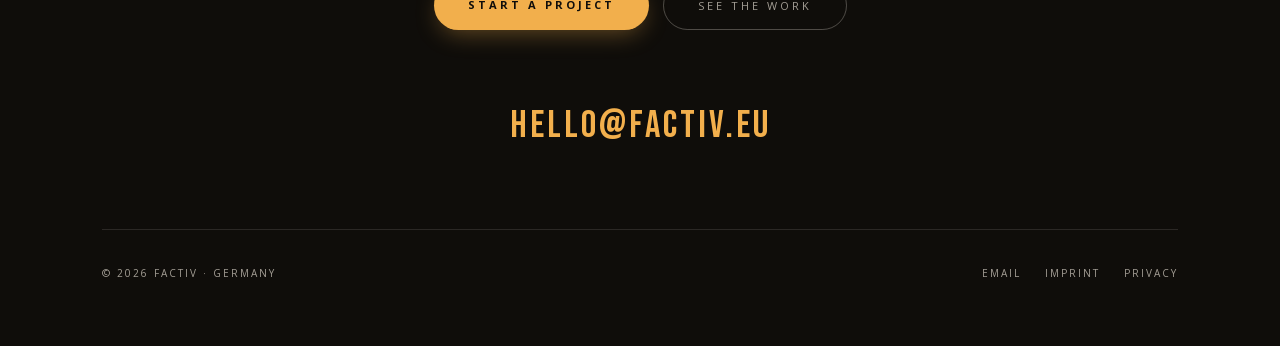
<file: design-exploration/alt-c.html>
<!DOCTYPE html>
<html lang="en">
<head>
<meta charset="UTF-8">
<meta name="viewport" content="width=device-width, initial-scale=1.0">
<title>Alt C · V4 becomes the page — Factiv prototype</title>
<link rel="stylesheet" href="/assets/fonts.css">
<link rel="stylesheet" href="/assets/motion.css">
<style>
:root{
  --bg:#0f0d0a;--bg-soft:rgba(244,237,224,0.04);--border:rgba(244,237,224,0.12);
  --gold:#F2AF4C;--gold-dark:#B89355;--coral:#F07B49;--gold-lt:#C7AA79;
  --white:#F4EDE0;--muted:rgba(244,237,224,0.65);--mute2:rgba(244,237,224,0.45);
  --accent-live:#8FB15A;
  --mono:ui-monospace,'SF Mono','JetBrains Mono','Menlo',monospace;
}
*,*::before,*::after{box-sizing:border-box;margin:0;padding:0}
html{scroll-behavior:smooth}
body{
  background:var(--bg);color:var(--white);font-family:'Open Sans',sans-serif;
  overflow-x:hidden;position:relative;
}
/* V4 dot grid overlay across the whole page */
body::before{
  content:'';position:fixed;inset:0;pointer-events:none;opacity:.45;z-index:0;
  background-image:radial-gradient(rgba(244,237,224,0.08) 1px,transparent 1px);
  background-size:24px 24px;
}
/* Section-anchored radial glows */
.glow{position:absolute;inset:0;pointer-events:none;z-index:0}
.glow::before,.glow::after{content:'';position:absolute;border-radius:50%;filter:blur(40px)}
.glow.gold-tr::before{top:-20%;right:-10%;width:60vw;height:60vw;background:radial-gradient(circle,rgba(242,175,76,0.10),transparent 60%)}
.glow.coral-bl::after{bottom:-25%;left:-15%;width:55vw;height:55vw;background:radial-gradient(circle,rgba(240,123,73,0.08),transparent 60%)}
.glow.bronze-c::before{top:30%;left:30%;width:50vw;height:50vw;background:radial-gradient(circle,rgba(184,147,85,0.10),transparent 60%)}

nav{position:fixed;top:0;left:0;right:0;z-index:100;display:flex;justify-content:space-between;align-items:center;padding:22px 56px;transition:background .3s}
nav.scrolled{background:rgba(15,13,10,.94);backdrop-filter:blur(12px)}
.nav-logo{font-family:'Bebas Neue',sans-serif;font-size:24px;letter-spacing:5px;color:var(--gold);text-decoration:none;display:flex;align-items:center;gap:10px}
.nav-links{display:flex;gap:36px;list-style:none}
.nav-links a{color:var(--muted);font-size:11px;letter-spacing:2.5px;text-transform:uppercase;text-decoration:none;transition:color .2s}
.nav-links a:hover{color:var(--gold)}
.nav-cta{background:var(--gold);color:var(--bg);padding:10px 24px;font-size:11px;letter-spacing:2px;text-transform:uppercase;font-family:'Open Sans',sans-serif;text-decoration:none;transition:transform .15s;border-radius:999px;font-weight:700}
.nav-cta:hover{transform:translateY(-1px)}
.nav-right{display:flex;align-items:center;gap:24px}
.status-pill{display:inline-flex;align-items:center;gap:8px;padding:7px 13px;border:1px solid rgba(244,237,224,0.18);border-radius:999px;font-family:'Open Sans',sans-serif;font-size:10px;font-weight:600;letter-spacing:2px;text-transform:uppercase;color:var(--muted);white-space:nowrap}
.status-dot{width:7px;height:7px;border-radius:50%;background:var(--accent-live);box-shadow:0 0 0 0 rgba(143,177,90,0.55);animation:statusPulse 2.4s ease-in-out infinite}
@keyframes statusPulse{0%,100%{box-shadow:0 0 0 0 rgba(143,177,90,0.55)}50%{box-shadow:0 0 0 5px rgba(143,177,90,0)}}
.lang-switch{display:flex;align-items:center;gap:6px;font-size:11px;letter-spacing:2px;text-transform:uppercase;color:var(--muted)}
.lang-switch a{color:var(--muted);text-decoration:none;transition:color .2s}
.lang-switch a.active{color:var(--gold)}
.lang-switch a:hover{color:var(--gold)}
.lang-switch span{opacity:.4}

/* ============ HERO ============ */
#hero{position:relative;z-index:1;min-height:100vh;display:flex;flex-direction:column;justify-content:center;align-items:flex-start;padding:0 8vw;overflow:hidden}
.hero-grid{display:grid;grid-template-columns:1.05fr .95fr;gap:60px;align-items:center;width:100%;max-width:1400px;position:relative;z-index:1}
.hero-left{position:relative}
.hero-hint{display:inline-flex;align-items:center;gap:11px;font-family:var(--mono);font-size:11px;letter-spacing:2.5px;text-transform:uppercase;color:var(--gold);margin-bottom:22px;opacity:0;transform:translateY(20px);animation:fadeUp .6s .1s forwards}
.hero-hint::before{content:'';width:13px;height:13px;border:1.5px solid var(--gold);border-radius:50%;background:radial-gradient(circle,var(--gold) 0%,var(--gold) 26%,transparent 27%)}
@media(hover:none){.hero-hint{display:none}}
.hero-stack{font-family:'Bebas Neue',sans-serif;line-height:.92;letter-spacing:2px;color:var(--white);opacity:0;transform:translateY(40px);animation:fadeUp .9s .5s forwards;margin-top:14px}
.hero-stack .word{display:block;font-size:clamp(64px,9vw,128px)}
.hero-stack .row{display:flex;align-items:center;gap:18px;flex-wrap:wrap}
.hero-pivot{display:inline-block;font:inherit;letter-spacing:inherit;background:transparent;border:0;padding:0;margin:0;color:var(--gold);cursor:pointer;position:relative;line-height:inherit;font-size:clamp(64px,9vw,128px);-webkit-tap-highlight-color:transparent;transition:color .2s}
.hero-pivot::after{content:'';position:absolute;left:0;right:0;bottom:.08em;height:3px;background:var(--gold);transform-origin:left;transform:scaleX(.5);transition:transform .3s ease,background .2s}
.hero-pivot:hover{color:var(--gold-lt)}
.hero-pivot:hover::after{transform:scaleX(1);background:var(--gold-lt)}
.hero-pivot:focus-visible{outline:2px solid var(--gold);outline-offset:6px;border-radius:2px}
.hero-sub-pivot{color:var(--gold)}
.hero-sub{font-size:clamp(14px,1.4vw,17px);font-weight:300;color:var(--muted);max-width:520px;margin-top:32px;line-height:1.8;opacity:0;transform:translateY(20px);animation:fadeUp .8s .95s forwards}

.hero-actions{display:flex;gap:14px;margin-top:44px;opacity:0;transform:translateY(20px);animation:fadeUp .8s 1.1s forwards}
.btn-primary{background:var(--gold);color:var(--bg);padding:16px 34px;font-size:11px;letter-spacing:3px;text-transform:uppercase;font-weight:700;font-family:'Open Sans',sans-serif;text-decoration:none;transition:background .2s,transform .15s;display:inline-block;border-radius:999px;box-shadow:0 8px 24px -6px rgba(242,175,76,.4)}
.btn-primary:hover{background:var(--gold-lt);transform:translateY(-2px)}
.btn-ghost{border:1px solid rgba(244,237,224,.28);color:var(--muted);padding:16px 34px;font-size:11px;letter-spacing:3px;text-transform:uppercase;font-family:'Open Sans',sans-serif;text-decoration:none;transition:all .2s;display:inline-block;border-radius:999px}
.btn-ghost:hover{border-color:var(--gold);color:var(--gold);transform:translateY(-2px)}

/* Waveform card — V4 proportions: card carries fixed height,
   bars fill all space between label and pills (flex:1) */
.hero-wave.wave-card{position:relative;right:auto;top:auto;transform:none;width:100%;max-width:520px;height:clamp(400px,44vw,520px);border-radius:22px;background:rgba(244,237,224,0.03);border:1px solid var(--border);padding:24px 28px;display:flex;flex-direction:column;gap:14px;opacity:0;animation:fadeUp 1s .8s forwards;backdrop-filter:blur(6px)}
.wave-card-lbl{font-family:var(--mono);font-size:10px;letter-spacing:3px;text-transform:uppercase;color:var(--mute2);display:flex;justify-content:space-between;align-items:center;flex-shrink:0}
.wave-card-lbl .live{color:var(--accent-live);display:inline-flex;align-items:center;gap:7px}
.wave-card-lbl .live-dot{width:7px;height:7px;border-radius:50%;background:var(--accent-live);animation:wavePulse 1.4s ease-in-out infinite}
@keyframes wavePulse{50%{opacity:.3}}
/* V4-port: bars use direct height + transition spring, fill the whole card middle */
.hero-wave-bars{display:flex;align-items:flex-end;gap:6px;width:100%;flex:1;min-height:0;cursor:crosshair}
.hero-wave-bar{flex:1;border-radius:6px 6px 2px 2px;min-height:12px;transition:height 180ms cubic-bezier(.34,1.56,.64,1),box-shadow 180ms ease}
.hero-wave-pills{display:flex;gap:8px;width:100%;flex-shrink:0}
/* Pills match the hero CTA system: pill-shape, transform 150ms lift on hover,
   solid gold fill + dark text + drop shadow when selected — same primary/ghost duality. */
.wave-pill{flex:1;padding:8px 10px;border-radius:999px;background:transparent;border:1px solid rgba(244,237,224,0.28);font-family:var(--mono);font-size:10px;letter-spacing:.18em;text-transform:uppercase;color:rgba(244,237,224,0.78);cursor:pointer;-webkit-tap-highlight-color:transparent;transition:transform 150ms}
.wave-pill:hover{border-color:var(--gold);color:var(--gold);transform:translateY(-2px)}
.wave-pill[aria-pressed="true"]{background:var(--gold);color:var(--bg);border-color:var(--gold);box-shadow:0 8px 24px -6px rgba(242,175,76,.4)}
.wave-pill[aria-pressed="true"]:hover{transform:translateY(-2px);color:var(--bg)}
.wave-pill:focus-visible{outline:2px solid var(--gold);outline-offset:2px}

section{position:relative;z-index:1;background:var(--bg)}
.section-label{font-family:var(--mono);font-size:11px;letter-spacing:3px;text-transform:uppercase;color:var(--gold);margin-bottom:14px;display:block}
.section-title{font-family:'Bebas Neue',sans-serif;font-size:clamp(40px,5.5vw,82px);line-height:1;letter-spacing:1px;color:var(--white)}

/* ============ WHAT — V4 2x2 chip grid, no section bg shift ============ */
#what{padding:120px 8vw}
.what-head{display:flex;align-items:end;justify-content:space-between;gap:48px;margin-bottom:56px;flex-wrap:wrap}
.what-intro{font-size:15px;font-weight:300;color:var(--muted);line-height:1.85;max-width:480px}
.what-intro strong{color:var(--white);font-weight:600}
.chips{display:grid;grid-template-columns:1fr 1fr;gap:22px}
.chip{padding:32px 34px;background:rgba(244,237,224,0.04);border:1px solid var(--border);border-radius:22px;cursor:pointer;transition:transform .25s cubic-bezier(.34,1.56,.64,1),background .2s,border-color .2s;position:relative;overflow:hidden}
.chip:hover{transform:translateY(-4px) rotate(-0.6deg);background:rgba(242,175,76,0.07);border-color:rgba(242,175,76,0.4)}
.chip:nth-child(2):hover{transform:translateY(-4px) rotate(0.6deg)}
.chip:nth-child(3):hover{transform:translateY(-4px) rotate(0.4deg)}
.chip:nth-child(4):hover{transform:translateY(-4px) rotate(-0.4deg)}
.chip .num{font-family:'Bebas Neue',sans-serif;font-size:56px;letter-spacing:1px;color:var(--gold);line-height:1}
.chip h3{font-family:'Bebas Neue',sans-serif;font-size:28px;letter-spacing:1.5px;color:var(--white);text-transform:uppercase;margin:14px 0 12px}
.chip p{font-size:13px;line-height:1.7;color:var(--muted)}
.chip .blob{position:absolute;right:-40px;top:-40px;width:120px;height:120px;border-radius:50%;background:radial-gradient(circle,rgba(242,175,76,0.18),transparent 70%);pointer-events:none;opacity:0;transition:opacity .3s}
.chip:hover .blob{opacity:1}

/* ============ MANIFESTO — V4 hover-fill ============ */
#manifesto{padding:140px 8vw}
.manifesto-text{font-family:'Bebas Neue',sans-serif;font-size:clamp(36px,5.8vw,82px);line-height:1.08;letter-spacing:1px;color:var(--white);max-width:1100px}
.manifesto-text .swap{display:inline-block;position:relative;cursor:pointer;color:transparent;-webkit-text-stroke:1.5px var(--gold);transition:-webkit-text-stroke .2s,color .3s}
.manifesto-text .swap:hover{color:var(--gold);-webkit-text-stroke:1.5px transparent}
.manifesto-text .swap::after{content:'↩';position:absolute;top:-10px;right:-30px;font-family:var(--mono);font-size:18px;color:var(--gold);opacity:0;transition:opacity .2s,transform .2s}
.manifesto-text .swap:hover::after{opacity:1;transform:translateY(-4px)}
.manifesto-sub{font-size:15px;font-weight:300;color:var(--muted);max-width:520px;line-height:1.85;margin-top:44px}

/* ============ PROCESS — rounded V4 cards ============ */
#process{padding:120px 8vw}
.process-cards{display:grid;grid-template-columns:repeat(4,1fr);gap:22px;margin-top:56px}
.proc-card{padding:28px 30px;background:rgba(244,237,224,0.03);border:1px solid var(--border);border-radius:22px;transition:all .25s cubic-bezier(.34,1.56,.64,1);position:relative}
.proc-card:hover{transform:translateY(-4px);border-color:rgba(242,175,76,0.4);background:rgba(242,175,76,0.05)}
.proc-card .num{font-family:var(--mono);font-size:11px;letter-spacing:2px;color:var(--gold);margin-bottom:14px;display:block}
.proc-card h3{font-family:'Bebas Neue',sans-serif;font-size:22px;letter-spacing:1px;color:var(--white);margin-bottom:12px;text-transform:uppercase}
.proc-card p{font-size:13px;color:var(--muted);line-height:1.7}

/* ============ ABOUT — rounded cards ============ */
#about{padding:120px 8vw}
.about-grid{display:grid;grid-template-columns:1fr 1fr;gap:88px;align-items:start;margin-top:56px}
.about-text p{font-size:15px;font-weight:300;color:var(--muted);line-height:1.9;margin-bottom:20px}
.about-text strong{color:var(--white);font-weight:600}
.about-cards{display:flex;flex-direction:column;gap:18px}
.about-card{padding:26px 30px;background:rgba(244,237,224,0.03);border:1px solid var(--border);border-radius:22px;transition:all .25s cubic-bezier(.34,1.56,.64,1)}
.about-card:hover{border-color:rgba(242,175,76,0.4);background:rgba(242,175,76,0.05);transform:translateY(-3px)}
.about-card h4{font-family:'Bebas Neue',sans-serif;font-size:18px;letter-spacing:1px;color:var(--gold);margin-bottom:8px}
.about-card p{font-size:13px;color:var(--muted);line-height:1.7}

#contact{padding:140px 8vw 60px;text-align:center}
.contact-title{font-family:'Bebas Neue',sans-serif;font-size:clamp(52px,9vw,120px);line-height:.88;letter-spacing:2px;color:var(--white);margin-bottom:36px}
.contact-title .gold{color:var(--gold)}
.contact-sub{font-size:16px;font-weight:300;color:var(--muted);max-width:560px;margin:0 auto 40px;line-height:1.75}
.contact-actions{display:flex;gap:14px;justify-content:center;margin-bottom:48px}
.contact-email{font-family:'Bebas Neue',sans-serif;font-size:clamp(24px,3vw,40px);color:var(--gold);text-decoration:none;letter-spacing:3px;display:inline-block;position:relative;margin-top:24px}
.contact-email::after{content:'';position:absolute;bottom:-3px;left:0;width:0;height:1px;background:var(--gold);transition:width .3s}
.contact-email:hover::after{width:100%}
footer{border-top:1px solid var(--border);margin-top:80px;padding-top:36px;display:flex;justify-content:space-between;align-items:center;font-size:10px;letter-spacing:2px;text-transform:uppercase;color:var(--muted)}
.footer-links{display:flex;gap:24px;list-style:none}
.footer-links a{color:var(--muted);text-decoration:none;transition:color .2s}
.footer-links a:hover{color:var(--gold)}

.reveal{opacity:0;transform:translateY(28px);transition:opacity .75s,transform .75s}
.reveal.visible{opacity:1;transform:translateY(0)}
.reveal-l{opacity:0;transform:translateX(-28px);transition:opacity .75s,transform .75s}
.reveal-l.visible{opacity:1;transform:translateX(0)}
.reveal-r{opacity:0;transform:translateX(28px);transition:opacity .75s,transform .75s}
.reveal-r.visible{opacity:1;transform:translateX(0)}
@keyframes fadeUp{to{opacity:1;transform:translateY(0)}}

.fineprint{position:fixed;bottom:14px;left:14px;z-index:9999;font-family:var(--mono);font-size:10px;letter-spacing:2px;text-transform:uppercase;color:rgba(244,237,224,0.32);background:rgba(15,13,10,.6);padding:6px 10px;border-radius:999px}

/* Belt-and-suspenders: defeat motion.css's older 7-bar rules.
   The killer was transform:scaleY(.4) on each bar — shrank them to 40 % regardless of inline height. */
.hero-wave-bars{height:auto !important}
.hero-wave-bar{transform:none !important;--scale:initial !important;will-change:height !important}
.wave-pill{transition:transform 150ms !important;border-radius:999px !important;padding:8px 10px !important;font-family:var(--mono) !important;font-weight:400 !important;letter-spacing:.18em !important;background:transparent !important;border-color:rgba(244,237,224,0.28) !important;color:rgba(244,237,224,0.78) !important}
.wave-pill:hover{transform:translateY(-2px) !important;border-color:var(--gold) !important;color:var(--gold) !important;background:transparent !important}
.wave-pill[aria-pressed="true"]{background:var(--gold) !important;color:var(--bg) !important;border-color:var(--gold) !important;box-shadow:0 8px 24px -6px rgba(242,175,76,.4) !important}
.wave-pill[aria-pressed="true"]:hover{transform:translateY(-2px) !important;background:var(--gold) !important;color:var(--bg) !important}
/* V4-port: hero CTAs — strictly V4. No hover bg flash. transition:transform 150ms only.
   Defeat motion.css's transition spring + motion.js's magnetic pull (kept the class but neutralized). */
#hero .btn-primary,#hero .btn-ghost{transition:transform 150ms !important}
#hero .btn-primary:hover{background:var(--gold) !important;transform:translateY(-2px) !important}
#hero .btn-ghost:hover{border-color:rgba(244,237,224,0.3) !important;color:rgba(244,237,224,0.9) !important;transform:translateY(-2px) !important}
#hero .btn-primary.magnet-active,#hero .btn-ghost.magnet-active{transform:translateY(-2px) !important;transition:transform 150ms !important}

@media(max-width:1024px){.hero-grid{grid-template-columns:1fr;gap:36px}.hero-wave.wave-card{order:-1;max-width:520px}.chips{grid-template-columns:1fr}.process-cards{grid-template-columns:1fr 1fr;gap:14px}}
@media(max-width:768px){
  nav{padding:18px 24px}.nav-links{display:none}.status-pill{display:none}
  #hero{padding:0 6vw}
  .hero-stack .word, .hero-pivot{font-size:64px}
  .about-grid{grid-template-columns:1fr;gap:36px}
  footer{flex-direction:column;gap:20px;text-align:center}
  .hero-wave-bars{height:180px;gap:4px}
}
@media (prefers-reduced-motion: reduce){
  *,*::before,*::after{animation-duration:.001ms !important;animation-iteration-count:1 !important;transition-duration:.001ms !important}
  .hero-wave-bars{cursor:auto}
  .hero-wave-bar{transition:none}
}
</style>
</head>
<body>
<nav id="nav">
  <a href="#hero" class="nav-logo">
    <svg width="20" height="14" viewBox="0 0 50 32" fill="none">
      <rect x="0"  y="10" width="7" height="12" rx="3.5" fill="#B89355"/>
      <rect x="10" y="4"  width="7" height="24" rx="3.5" fill="#C7AA79"/>
      <rect x="20" y="7"  width="7" height="18" rx="3.5" fill="#F2AF4C"/>
      <rect x="30" y="0"  width="7" height="32" rx="3.5" fill="#F07B49"/>
      <rect x="40" y="7"  width="7" height="18" rx="3.5" fill="#F2AF4C"/>
    </svg>
    FACTIV
  </a>
  <ul class="nav-links">
    <li><a href="#what">What we build</a></li>
    <li><a href="#process">Process</a></li>
    <li><a href="#about">About</a></li>
    <li><a href="#contact">Contact</a></li>
  </ul>
  <div class="nav-right">
    <div class="status-pill"><span class="status-dot" aria-hidden="true"></span><span>2 Builders · Accepting</span></div>
    <div class="lang-switch" role="navigation" aria-label="Language">
      <a href="/" class="active" aria-current="page">EN</a><span>·</span><a href="/de/" hreflang="de">DE</a>
    </div>
    <a href="mailto:hello@factiv.eu" class="nav-cta">Start a project</a>
  </div>
</nav>

<section id="hero">
  <div class="glow gold-tr coral-bl"></div>
  <div class="hero-grid">
    <div class="hero-left">
      <div class="hero-hint">Hover the wavemark. Click a word. Try it.</div>
      <h1 class="hero-stack">
        <span class="word">AGENTIC</span>
        <span class="word">SOFTWARE</span>
        <span class="row">
          <span class="word">THAT</span>
          <button type="button" class="hero-pivot" data-mode="ships"
              data-label-ships="SHIPS." data-label-runs="RUNS." data-label-pays="PAYS."
              aria-live="polite">SHIPS.</button>
        </span>
      </h1>
      <p class="hero-sub">A Germany-based studio of two builders. We build AI that <span class="hero-sub-pivot"
          data-label-ships="actually ships" data-label-runs="runs in your stack" data-label-pays="gets paid for"
          aria-live="polite">actually ships</span> — across regulated SMB, institutional due-diligence and consumer fintech.</p>
      <div class="hero-actions">
        <a href="#what" class="btn-primary">How we work</a>
        <a href="#contact" class="btn-ghost">Start a project</a>
      </div>
    </div>
    <div class="hero-wave wave-card">
      <div class="wave-card-lbl">
        <span>FACTIV / WAVEMARK · LIVE</span>
        <span class="live"><span class="live-dot"></span>REACTIVE</span>
      </div>
      <div class="hero-wave-bars" id="wavebars" aria-hidden="true"></div>
      <div class="hero-wave-pills" role="group" aria-label="Cycle the brand promise">
        <button type="button" class="wave-pill" data-mode="ships" aria-pressed="true">Ships</button>
        <button type="button" class="wave-pill" data-mode="runs"  aria-pressed="false">Runs</button>
        <button type="button" class="wave-pill" data-mode="pays"  aria-pressed="false">Pays</button>
      </div>
    </div>
  </div>
</section>

<section id="what">
  <div class="glow gold-tr"></div>
  <div class="reveal" style="position:relative;z-index:1">
    <span class="section-label">01 — What we build · poke any</span>
    <h2 class="section-title">Four shapes,<br>all <span style="color:var(--gold)">shipping.</span></h2>
  </div>
  <div class="what-head reveal-l" style="position:relative;z-index:1">
    <p class="what-intro">Each chip is a service in production right now. Hover them. Each represents weeks-to-months of real engineering — <strong>DSGVO-</strong> and <strong>EU-AI-Act-aware</strong> by default.</p>
  </div>
  <div class="chips" style="position:relative;z-index:1">
    <div class="chip reveal"><div class="blob"></div><div class="num">01</div><h3>Workflow automation</h3><p>End-to-end autonomous processes that replace manual work — voice intake, document extraction, multi-step decision flows, compliance checks.</p></div>
    <div class="chip reveal"><div class="blob"></div><div class="num">02</div><h3>Architecture &amp; integration</h3><p>Connecting LLMs, vector stores, tools, and APIs into coherent systems that sit inside your existing infrastructure.</p></div>
    <div class="chip reveal"><div class="blob"></div><div class="num">03</div><h3>Custom agents</h3><p>Bespoke agents with memory, tool use, and reasoning — built to your domain, your data, your audit trail.</p></div>
    <div class="chip reveal"><div class="blob"></div><div class="num">04</div><h3>Strategy &amp; enablement</h3><p>For teams who know they need agentic AI but don't know where to start. Scoped discovery and small-team enablement.</p></div>
  </div>
</section>

<section id="manifesto">
  <div class="glow coral-bl"></div>
  <div class="reveal" style="position:relative;z-index:1">
    <span class="section-label">02 — Our belief · hover to commit</span>
    <p class="manifesto-text">Most AI projects<br>produce <span class="swap">demos.</span><br>We produce<br><span class="swap">software.</span></p>
    <p class="manifesto-sub">The agentic revolution is real. The engineering reality has barely caught up. We've spent the last few years building the systems most teams are still pitching — production-grade, auditable, monitored, paid-for.</p>
  </div>
</section>

<section id="process">
  <div class="glow bronze-c"></div>
  <div class="reveal" style="position:relative;z-index:1"><span class="section-label">03 — Process</span><h2 class="section-title">Focused. Fast. Honest.</h2></div>
  <div class="process-cards" style="position:relative;z-index:1">
    <div class="proc-card reveal"><span class="num">01 / Discovery</span><h3>Map &amp; scope</h3><p>We map your current workflow, identify where automation creates the most value, and define a clear, scoped brief before any code is written.</p></div>
    <div class="proc-card reveal"><span class="num">02 / Architecture</span><h3>Design</h3><p>We design the agent system — models, tools, memory, data flows, integration points — with your infrastructure and compliance in mind.</p></div>
    <div class="proc-card reveal"><span class="num">03 / Build</span><h3>Iterate &amp; test</h3><p>Iterative development with continuous testing against real data. We ship working software in stages, not presentations at the end.</p></div>
    <div class="proc-card reveal"><span class="num">04 / Handover</span><h3>Ship &amp; own</h3><p>Production deployment, documentation, team training, optional support retainer. You own the system. We make sure you can run it.</p></div>
  </div>
</section>

<section id="about">
  <div class="reveal" style="position:relative;z-index:1"><span class="section-label">04 — About Factiv</span><h2 class="section-title">A studio of two.<br>Built in Germany.</h2></div>
  <div class="about-grid" style="position:relative;z-index:1">
    <div class="about-text reveal-l">
      <p>Factiv is two people.</p>
      <p><strong>Donald Vlahovic</strong> has spent the last few years building agentic AI products inside fast-moving organisations. Owns architecture, code, and operations.</p>
      <p><strong>Bernard Peranic</strong> spent 25 years in DACH commercial work. He owns the customer side — discovery, scoping, onboarding.</p>
      <p>We work as a studio because two people who actually build can outship five who present. <strong>DSGVO-first, EU-data-plane</strong> isn't a constraint — it's the design.</p>
    </div>
    <div class="about-cards reveal-r">
      <div class="about-card"><h4>EU data plane</h4><p>Patient and customer data persist on EU-resident infrastructure. Frankfurt for everything that matters.</p></div>
      <div class="about-card"><h4>DSGVO + EU AI Act by design</h4><p>Compliance isn't a retrofit. Disclosure, consent, retention, audit logs — wired in from day one.</p></div>
      <div class="about-card"><h4>We hand over what we build</h4><p>Documentation, runbooks, and team training to operate the system. You own it. We make sure you can run it.</p></div>
    </div>
  </div>
</section>

<section id="contact">
  <div class="glow gold-tr"></div>
  <span class="section-label reveal" style="position:relative;z-index:1">05 — Contact</span>
  <h2 class="contact-title reveal" style="position:relative;z-index:1">LET'S BUILD<br>SOMETHING<br><span class="gold">REAL.</span></h2>
  <p class="contact-sub reveal" style="position:relative;z-index:1">Have an agentic problem you've been postponing? Mail us. We'll tell you in one call whether we're the right shop.</p>
  <div class="contact-actions reveal" style="position:relative;z-index:1">
    <a href="mailto:hello@factiv.eu" class="btn-primary">Start a project</a>
    <a href="#what" class="btn-ghost">See the work</a>
  </div>
  <a href="mailto:hello@factiv.eu" class="contact-email reveal" style="position:relative;z-index:1">hello@factiv.eu</a>
  <footer style="position:relative;z-index:1">
    <span>© 2026 Factiv · Germany</span>
    <ul class="footer-links">
      <li><a href="mailto:hello@factiv.eu">Email</a></li>
      <li><a href="/imprint.html">Imprint</a></li>
      <li><a href="/privacy.html">Privacy</a></li>
    </ul>
  </footer>
</section>

<div class="fineprint">ALT C · V4 IS the page (V4 waveform fills card, V4 snap pills, no ticker, no metrics)</div>

<script>
const RM = window.matchMedia && window.matchMedia('(prefers-reduced-motion: reduce)').matches;
window.addEventListener('scroll',()=>document.getElementById('nav').classList.toggle('scrolled',scrollY>60));

/* V4 reactive waveform — port of V4-Interactive.jsx ReactiveWaveform.
   24 bars, sin(t*π) base envelope, cursor-driven peak with sharp falloff,
   coloured box-shadow glow on bars within 8% of cursor. No idle drift.
   transition:height handles the spring; JS just sets target heights. */
(function(){
  const host = document.getElementById('wavebars');
  if (!host) return;
  const N = 24;
  const base = Array.from({length:N}, (_,i)=>{
    const t = i/(N-1);
    const v = Math.sin(t*Math.PI)*0.7 + 0.3 + Math.sin(t*Math.PI*4)*0.08;
    return Math.max(0.15, Math.min(1, v));
  });
  const els = [];
  for (let i=0;i<N;i++){
    const d = document.createElement('div');
    d.className = 'hero-wave-bar';
    const ti = i/(N-1);
    const hue = i < N*0.2 ? '#B89355' : i < N*0.4 ? '#C7AA79' : i < N*0.6 ? '#F2AF4C' : i < N*0.8 ? '#F07B49' : '#F2AF4C';
    d.dataset.hue = hue;
    d.style.background = hue;
    d.style.height = (base[i]*100) + '%';
    host.appendChild(d);
    els.push(d);
  }
  if (RM) return;
  let hover = null;
  function paint(){
    for (let i=0;i<N;i++){
      const ti = i/(N-1);
      let scale = base[i];
      let glow = false;
      if (hover){
        const d = Math.abs(ti - hover.x);
        const peak = Math.max(0, 1 - d*6);
        scale = base[i]*0.5 + peak*hover.y*1.1;
        glow = d < 0.08;
      }
      scale = Math.max(0.06, Math.min(1, scale));
      els[i].style.height = (scale*100)+'%';
      els[i].style.boxShadow = glow ? `0 0 24px ${els[i].dataset.hue}` : 'none';
    }
  }
  function setHover(clientX, clientY){
    const r = host.getBoundingClientRect();
    hover = { x:(clientX-r.left)/r.width, y:1-(clientY-r.top)/r.height };
    paint();
  }
  host.addEventListener('mousemove', e=> setHover(e.clientX, e.clientY));
  host.addEventListener('mouseleave', ()=>{ hover=null; paint(); });
  host.addEventListener('touchstart', e=>{ if(e.touches[0]) setHover(e.touches[0].clientX, e.touches[0].clientY); }, {passive:true});
  host.addEventListener('touchmove', e=>{ if(e.touches[0]) setHover(e.touches[0].clientX, e.touches[0].clientY); }, {passive:true});
  host.addEventListener('touchend', ()=>{ hover=null; paint(); });
})();

const obs=new IntersectionObserver(es=>es.forEach(e=>{if(e.isIntersecting)e.target.classList.add('visible')}),{threshold:.12});
document.querySelectorAll('.reveal,.reveal-l,.reveal-r').forEach(el=>obs.observe(el));
</script>
<script src="/assets/motion.js" defer></script>
</body>
</html>
</file>
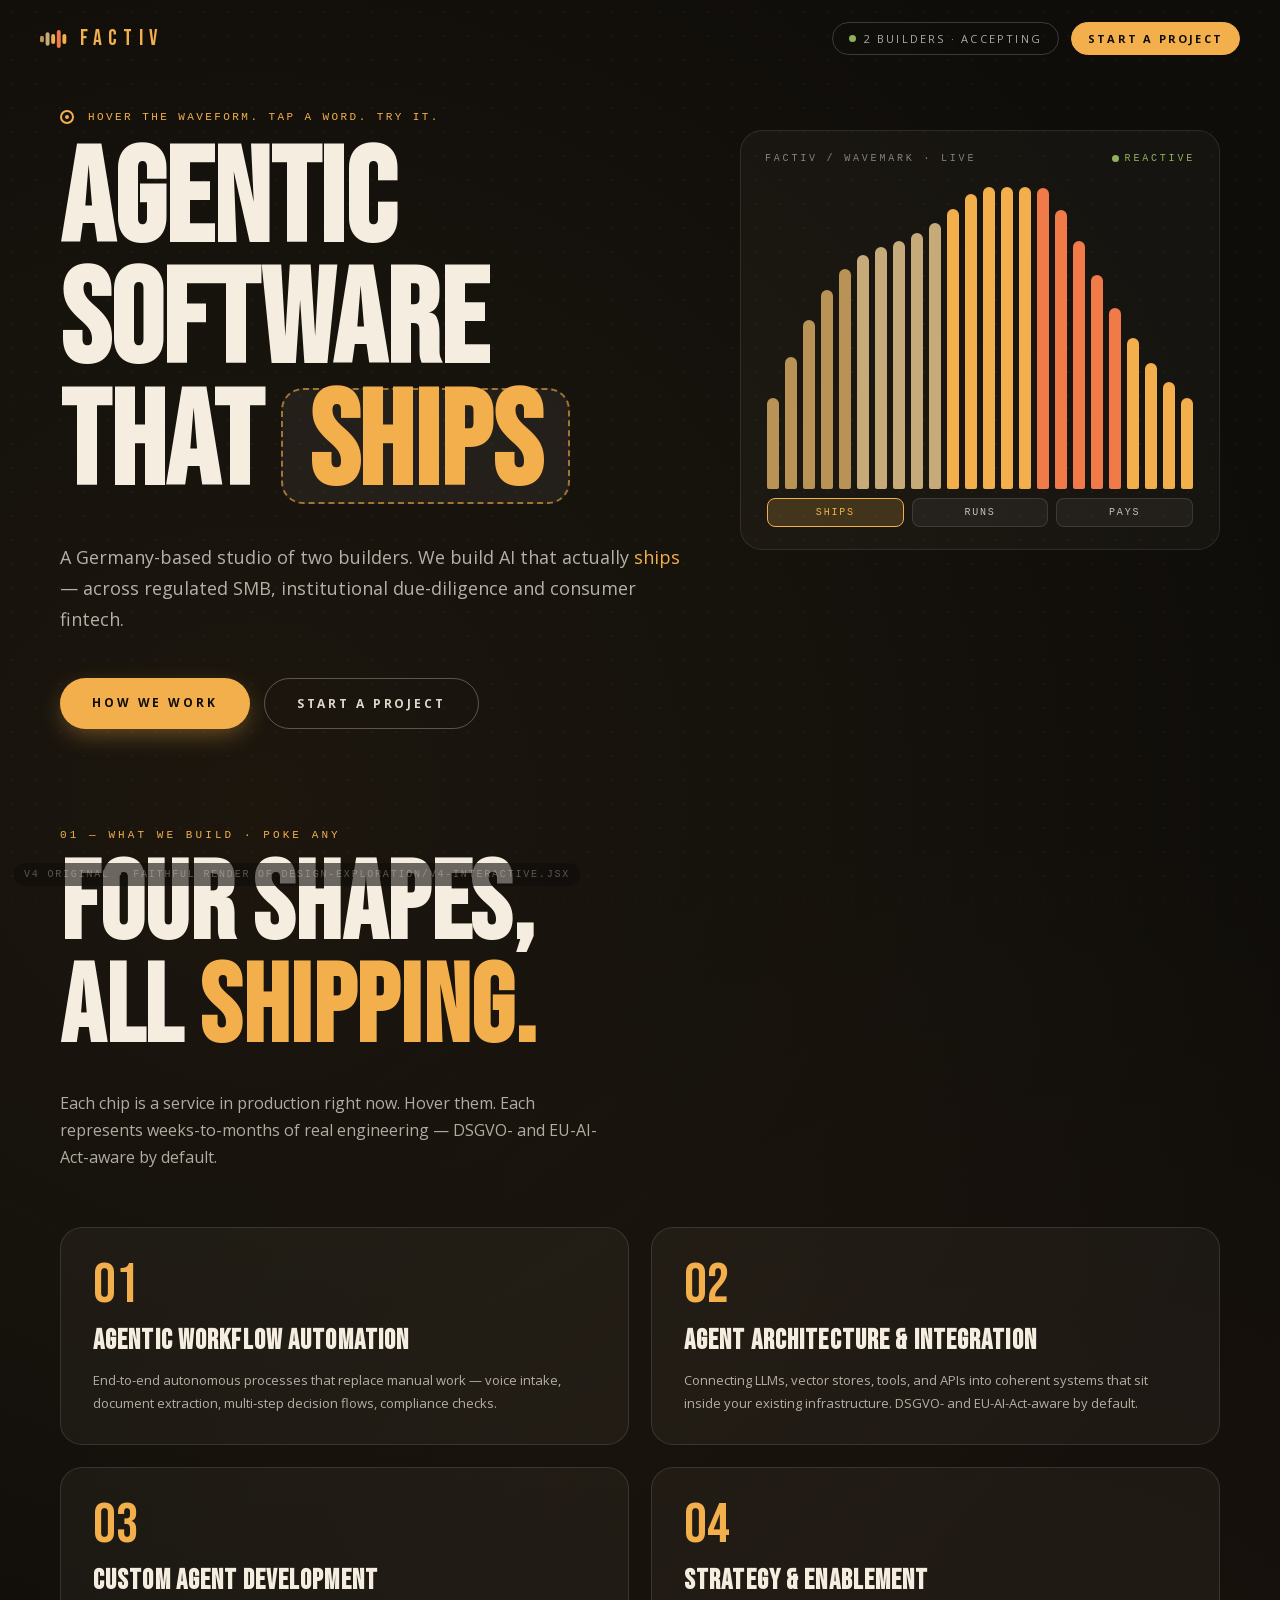
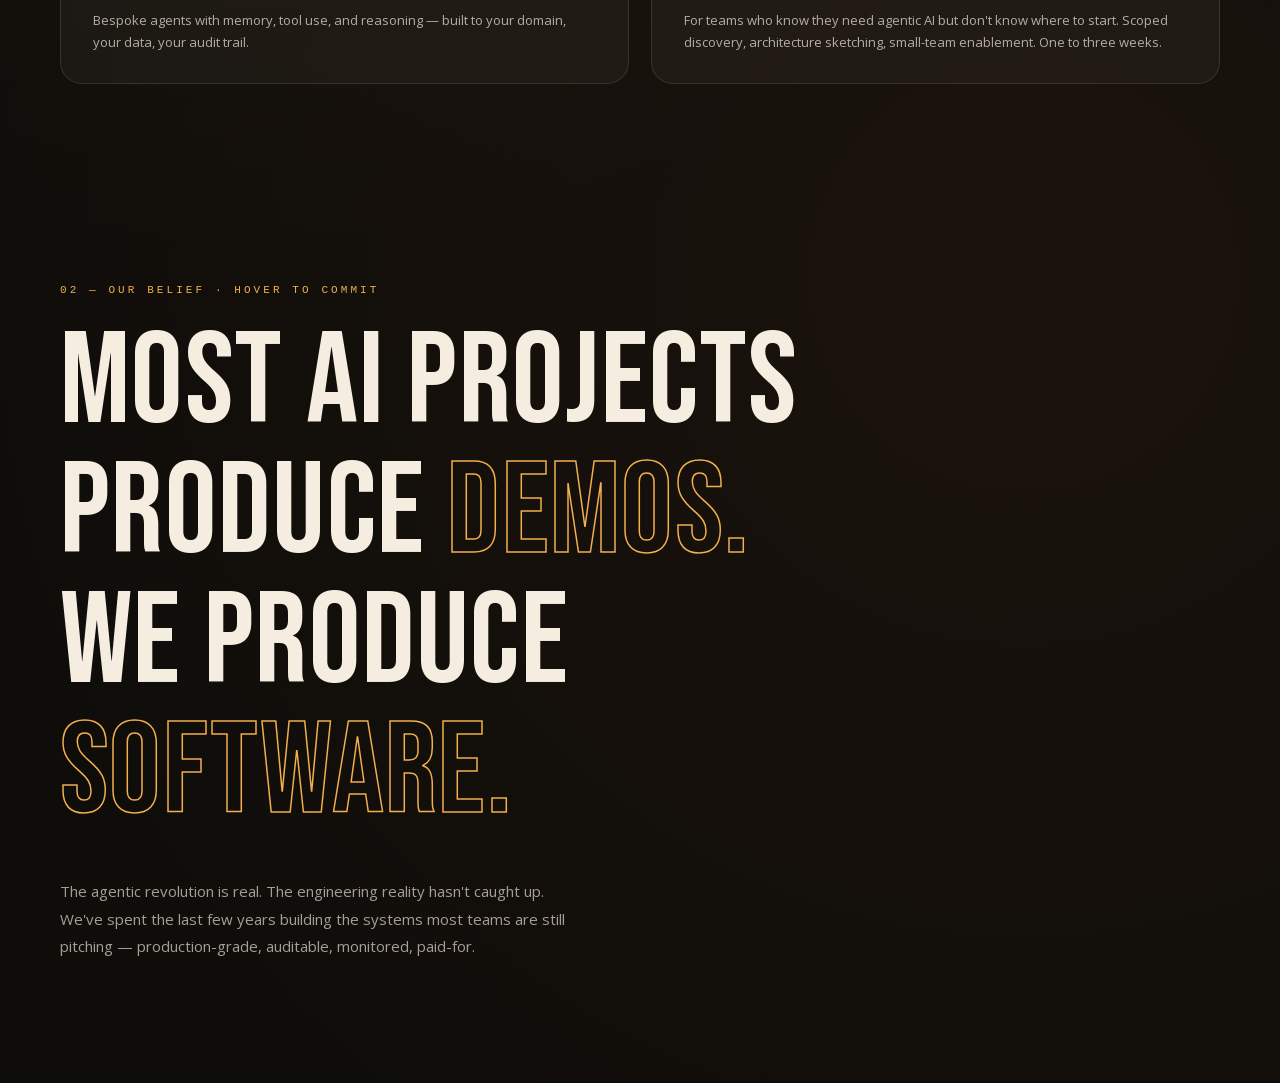
<file: design-exploration/v4-preview.html>
<!DOCTYPE html>
<html lang="en">
<head>
<meta charset="UTF-8">
<meta name="viewport" content="width=device-width,initial-scale=1.0">
<title>V4 · Interactive / playful — original variant preview</title>
<link rel="stylesheet" href="/assets/fonts.css">
<style>
:root{
  --f-bg:#0f0d0a;--f-bg-soft:rgba(244,237,224,0.06);
  --f-ink:#f4ede0;--f-muted:rgba(244,237,224,0.72);--f-mute2:rgba(244,237,224,0.5);
  --f-bronze:#B89355;--f-bronze-lt:#C7AA79;--f-gold:#F2AF4C;--f-coral:#F07B49;
  --f-live:#8FB15A;
  --f-display:'Bebas Neue','Impact',sans-serif;
  --f-body:'Open Sans',system-ui,sans-serif;
  --f-mono:ui-monospace,'SF Mono','JetBrains Mono','Menlo',monospace;
}
*,*::before,*::after{box-sizing:border-box;margin:0;padding:0}
html,body{background:var(--f-bg);color:var(--f-ink);font-family:var(--f-body)}
body{
  position:relative;overflow-x:hidden;min-height:100vh;
  background-image:
    radial-gradient(circle at 20% 30%,rgba(242,175,76,0.06),transparent 50%),
    radial-gradient(circle at 80% 70%,rgba(240,123,73,0.05),transparent 50%);
}
body::before{
  content:'';position:fixed;inset:0;pointer-events:none;opacity:.5;z-index:0;
  background-image:radial-gradient(rgba(244,237,224,0.08) 1px,transparent 1px);
  background-size:24px 24px;
}
a{color:inherit;text-decoration:none}
button{font:inherit;cursor:pointer;border:0;background:0;color:inherit}
ul{list-style:none}

/* TOPBAR */
.topbar{
  position:absolute;top:0;left:0;right:0;padding:22px 40px;z-index:10;
  display:flex;justify-content:space-between;align-items:center;
}
.topbar .logo{
  font-family:var(--f-display);font-size:22px;letter-spacing:.28em;
  color:var(--f-gold);display:flex;align-items:center;gap:12px;
}
.topbar .right{display:flex;gap:12px;align-items:center}
.topbar .right .pill{
  padding:8px 16px;border:1px solid rgba(244,237,224,0.2);border-radius:999px;
  font-size:11px;letter-spacing:.2em;text-transform:uppercase;
  color:rgba(244,237,224,0.7);display:inline-flex;align-items:center;gap:8px;
}
.topbar .right .pill .dot{width:7px;height:7px;border-radius:50%;background:var(--f-live)}
.topbar .right .pill.cta{
  background:var(--f-gold);color:#0f0d0a;border-color:var(--f-gold);font-weight:700;
}

/* HERO */
section{position:relative;z-index:1}
.hero{padding:110px 60px 0;position:relative}
.hint{
  font-family:var(--f-mono);font-size:11px;letter-spacing:.22em;text-transform:uppercase;
  color:var(--f-gold);margin-bottom:18px;display:flex;gap:14px;align-items:center;
}
.hint .cursor{width:14px;height:14px;border:2px solid var(--f-gold);border-radius:50%;position:relative}
.hint .cursor::after{
  content:'';position:absolute;left:50%;top:50%;width:4px;height:4px;
  background:var(--f-gold);border-radius:50%;transform:translate(-50%,-50%);
}

.hero h1{
  font-family:var(--f-display);font-size:132px;line-height:.92;letter-spacing:.005em;
  max-width:800px;
}
.hero h1 .word{color:var(--f-ink);display:block}
.hero h1 .row{display:flex;align-items:center;gap:18px}
.hero h1 .blank{
  display:inline-flex;align-items:center;justify-content:center;
  height:116px;padding:0 26px;background:rgba(244,237,224,0.06);
  border:2px dashed rgba(242,175,76,0.6);border-radius:22px;
  color:var(--f-gold);font-family:var(--f-display);cursor:pointer;
  transition:background .2s,transform .2s;user-select:none;
}
.hero h1 .blank:hover{background:rgba(242,175,76,0.16);transform:rotate(-1.5deg)}

.hero .sub{
  font-size:18px;line-height:1.7;color:var(--f-muted);max-width:640px;margin-top:36px;
}
.hero .sub .em{color:var(--f-gold)}

/* Reactive waveform card */
.wavebox{
  position:absolute;top:130px;right:60px;width:480px;height:420px;
  background:rgba(244,237,224,0.03);border:1px solid rgba(244,237,224,0.1);
  border-radius:22px;padding:22px 24px 70px;
}
.wavebox .lbl{
  font-family:var(--f-mono);font-size:10px;letter-spacing:.28em;text-transform:uppercase;
  color:var(--f-mute2);display:flex;justify-content:space-between;
}
.wavebox .lbl .live{color:var(--f-live);display:inline-flex;align-items:center;gap:6px}
.wavebox .lbl .live .dot{
  width:7px;height:7px;border-radius:50%;background:var(--f-live);
  animation:v4pulse 1.4s ease-in-out infinite;
}
@keyframes v4pulse{50%{opacity:.3}}
.wavebars{
  position:absolute;left:26px;right:26px;top:56px;bottom:60px;
  display:flex;align-items:flex-end;gap:6px;cursor:crosshair;
}
.wavebar{
  flex:1;border-radius:6px 6px 2px 2px;min-height:12px;
  transition:height 180ms cubic-bezier(.34,1.56,.64,1);
}
.wavebox .ctrl{
  position:absolute;left:26px;right:26px;bottom:22px;display:flex;gap:8px;
}
.wavebox .ctrl button{
  flex:1;padding:8px 10px;border-radius:8px;
  background:rgba(244,237,224,0.05);border:1px solid rgba(244,237,224,0.12);
  font-family:var(--f-mono);font-size:10px;letter-spacing:.18em;text-transform:uppercase;
  color:rgba(244,237,224,0.78);
}
.wavebox .ctrl button:hover{
  background:rgba(242,175,76,0.12);color:var(--f-gold);border-color:rgba(242,175,76,0.3);
}
.wavebox .ctrl button.active{
  background:rgba(242,175,76,0.18);color:var(--f-gold);border-color:var(--f-gold);
}

.hero .actions{display:flex;gap:14px;margin-top:44px}
.hero .actions a{
  padding:16px 32px;border-radius:999px;font-size:12px;letter-spacing:.24em;
  text-transform:uppercase;font-weight:700;transition:transform .15s;
}
.hero .actions a:hover{transform:translateY(-2px)}
.hero .actions .primary{
  background:var(--f-gold);color:#0f0d0a;box-shadow:0 8px 24px -4px rgba(242,175,76,0.4);
}
.hero .actions .ghost{border:1px solid rgba(244,237,224,0.3);color:rgba(244,237,224,0.9)}

/* WHAT */
.what{padding:100px 60px;position:relative}
.what .lbl{
  font-family:var(--f-mono);font-size:11px;letter-spacing:.28em;text-transform:uppercase;
  color:var(--f-gold);margin-bottom:14px;
}
.what h2{
  font-family:var(--f-display);font-size:110px;line-height:.94;letter-spacing:.005em;
  color:var(--f-ink);max-width:14ch;
}
.what h2 .gold{color:var(--f-gold)}
.what .intro{
  font-size:16px;line-height:1.7;color:rgba(244,237,224,0.7);max-width:540px;margin-top:28px;
}
.chips{display:grid;grid-template-columns:1fr 1fr;gap:22px;margin-top:56px}
.chip{
  padding:30px 32px;background:rgba(244,237,224,0.04);
  border:1px solid rgba(244,237,224,0.12);border-radius:22px;cursor:pointer;
  transition:transform .25s cubic-bezier(.34,1.56,.64,1),background .2s,border-color .2s;
  position:relative;overflow:hidden;
}
.chip:hover{
  transform:translateY(-4px) rotate(-0.6deg);
  background:rgba(242,175,76,0.07);border-color:rgba(242,175,76,0.4);
}
.chip:nth-child(2):hover{transform:translateY(-4px) rotate(0.6deg)}
.chip:nth-child(3):hover{transform:translateY(-4px) rotate(0.4deg)}
.chip:nth-child(4):hover{transform:translateY(-4px) rotate(-0.4deg)}
.chip .num{
  font-family:var(--f-display);font-size:56px;letter-spacing:.025em;color:var(--f-gold);
  line-height:1;
}
.chip h3{
  font-family:var(--f-display);font-size:28px;letter-spacing:.04em;color:var(--f-ink);
  text-transform:uppercase;margin:10px 0 12px;
}
.chip p{font-size:13px;line-height:1.7;color:rgba(244,237,224,0.7)}
.chip .blob{
  position:absolute;right:-40px;top:-40px;width:120px;height:120px;border-radius:50%;
  background:radial-gradient(circle,rgba(242,175,76,0.18),transparent 70%);
  pointer-events:none;opacity:0;transition:opacity .3s;
}
.chip:hover .blob{opacity:1}

/* MANIFESTO */
.manifesto{padding:100px 60px 120px;position:relative}
.manifesto .lbl{
  font-family:var(--f-mono);font-size:11px;letter-spacing:.28em;text-transform:uppercase;
  color:var(--f-gold);margin-bottom:22px;
}
.manifesto p.big{
  font-family:var(--f-display);font-size:130px;line-height:1;letter-spacing:.01em;
  color:var(--f-ink);max-width:18ch;
}
.manifesto .swap{
  display:inline-block;position:relative;cursor:pointer;
  color:transparent;-webkit-text-stroke:1.5px var(--f-gold);
  transition:-webkit-text-stroke .2s,color .3s;
}
.manifesto .swap:hover{color:var(--f-gold);-webkit-text-stroke:1.5px transparent}
.manifesto .swap::after{
  content:'↩';position:absolute;top:-10px;right:-40px;
  font-family:var(--f-mono);font-size:20px;color:var(--f-gold);
  opacity:0;transition:opacity .2s,transform .2s;
}
.manifesto .swap:hover::after{opacity:1;transform:translateY(-4px)}
.manifesto p.sub{
  font-size:15px;line-height:1.85;color:rgba(244,237,224,0.65);max-width:520px;margin-top:40px;
}

.fineprint{
  position:fixed;bottom:14px;left:14px;z-index:20;
  font-family:var(--f-mono);font-size:10px;letter-spacing:.18em;text-transform:uppercase;
  color:rgba(244,237,224,0.32);background:rgba(15,13,10,.6);padding:6px 10px;border-radius:999px;
}
</style>
</head>
<body>

<div class="topbar">
  <div class="logo">
    <svg width="28" height="20" viewBox="0 0 50 32" fill="none" aria-label="Factiv">
      <rect x="0"  y="10" width="7" height="12" rx="3.5" fill="#B89355"/>
      <rect x="10" y="4"  width="7" height="24" rx="3.5" fill="#C7AA79"/>
      <rect x="20" y="7"  width="7" height="18" rx="3.5" fill="#F2AF4C"/>
      <rect x="30" y="0"  width="7" height="32" rx="3.5" fill="#F07B49"/>
      <rect x="40" y="7"  width="7" height="18" rx="3.5" fill="#F2AF4C"/>
    </svg>
    FACTIV
  </div>
  <div class="right">
    <div class="pill"><span class="dot"></span>2 BUILDERS · ACCEPTING</div>
    <div class="pill cta">Start a project</div>
  </div>
</div>

<section class="hero">
  <div class="hint"><span class="cursor"></span>Hover the waveform. Tap a word. Try it.</div>
  <h1>
    <span class="word">AGENTIC</span>
    <span class="word">SOFTWARE</span>
    <div class="row">
      <span class="word">THAT</span>
      <span class="blank" id="hero-blank">SHIPS</span>
    </div>
  </h1>
  <p class="sub">
    A Germany-based studio of two builders. We build AI that actually
    <span class="em" id="hero-em">ships</span>
    — across regulated SMB, institutional due-diligence and consumer fintech.
  </p>

  <div class="wavebox" id="wavebox">
    <div class="lbl">
      <span>FACTIV / WAVEMARK · LIVE</span>
      <span class="live"><span class="dot"></span>REACTIVE</span>
    </div>
    <div class="wavebars" id="wavebars"></div>
    <div class="ctrl">
      <button data-mode="ship" class="active">Ships</button>
      <button data-mode="runs">Runs</button>
      <button data-mode="pays">Pays</button>
    </div>
  </div>

  <div class="actions">
    <a class="primary" href="#what">How we work</a>
    <a class="ghost" href="#">Start a project</a>
  </div>
</section>

<section class="what" id="what">
  <div class="lbl">01 — What we build · poke any</div>
  <h2>Four shapes,<br>all <span class="gold">shipping.</span></h2>
  <p class="intro">
    Each chip is a service in production right now. Hover them. Each represents
    weeks-to-months of real engineering — DSGVO- and EU-AI-Act-aware by default.
  </p>
  <div class="chips">
    <div class="chip"><div class="blob"></div><div class="num">01</div><h3>Agentic workflow automation</h3><p>End-to-end autonomous processes that replace manual work — voice intake, document extraction, multi-step decision flows, compliance checks.</p></div>
    <div class="chip"><div class="blob"></div><div class="num">02</div><h3>Agent architecture &amp; integration</h3><p>Connecting LLMs, vector stores, tools, and APIs into coherent systems that sit inside your existing infrastructure. DSGVO- and EU-AI-Act-aware by default.</p></div>
    <div class="chip"><div class="blob"></div><div class="num">03</div><h3>Custom agent development</h3><p>Bespoke agents with memory, tool use, and reasoning — built to your domain, your data, your audit trail.</p></div>
    <div class="chip"><div class="blob"></div><div class="num">04</div><h3>Strategy &amp; enablement</h3><p>For teams who know they need agentic AI but don't know where to start. Scoped discovery, architecture sketching, small-team enablement. One to three weeks.</p></div>
  </div>
</section>

<section class="manifesto">
  <div class="lbl">02 — Our belief · hover to commit</div>
  <p class="big">
    Most AI projects<br>
    produce <span class="swap">demos.</span><br>
    We produce<br>
    <span class="swap">software.</span>
  </p>
  <p class="sub">
    The agentic revolution is real. The engineering reality hasn't caught up.
    We've spent the last few years building the systems most teams are still pitching —
    production-grade, auditable, monitored, paid-for.
  </p>
</section>

<div class="fineprint">V4 original · faithful render of design-exploration/V4-Interactive.jsx</div>

<script>
(function(){
  const N = 24;
  const bars = document.getElementById('wavebars');
  const blank = document.getElementById('hero-blank');
  const em = document.getElementById('hero-em');
  const ctrlBtns = document.querySelectorAll('.wavebox .ctrl button');

  const base = Array.from({length:N},(_,i)=>{
    const t = i/(N-1);
    const v = Math.sin(t*Math.PI)*0.7 + 0.3 + Math.sin(t*Math.PI*4)*0.08;
    return Math.max(0.15, Math.min(1, v));
  });
  const els = [];
  for (let i=0;i<N;i++){
    const d = document.createElement('div');
    d.className = 'wavebar';
    const t = i/(N-1);
    const hue = i < N*0.2 ? '#B89355' : i < N*0.4 ? '#C7AA79' : i < N*0.6 ? '#F2AF4C' : i < N*0.8 ? '#F07B49' : '#F2AF4C';
    d.dataset.hue = hue;
    d.style.background = hue;
    d.style.height = (base[i]*100) + '%';
    bars.appendChild(d);
    els.push(d);
  }
  let hover = null;
  function paint(){
    for (let i=0;i<N;i++){
      const t = i/(N-1);
      let scale = base[i];
      let glow = false;
      if (hover){
        const d = Math.abs(t - hover.x);
        const peak = Math.max(0, 1 - d*6);
        scale = base[i]*0.5 + peak*hover.y*1.1;
        glow = d < 0.08;
      }
      scale = Math.max(0.06, Math.min(1, scale));
      els[i].style.height = (scale*100)+'%';
      els[i].style.boxShadow = glow ? `0 0 24px ${els[i].dataset.hue}` : 'none';
    }
  }
  bars.addEventListener('mousemove', e=>{
    const r = bars.getBoundingClientRect();
    hover = { x:(e.clientX-r.left)/r.width, y:1-(e.clientY-r.top)/r.height };
    paint();
  });
  bars.addEventListener('mouseleave', ()=>{ hover=null; paint(); });
  paint();

  const labels = { ship:['SHIPS','ships'], runs:['RUNS','runs in your stack'], pays:['PAYS','gets paid for'] };
  function setMode(m){
    blank.textContent = labels[m][0];
    em.textContent = labels[m][1];
    ctrlBtns.forEach(b=>b.classList.toggle('active', b.dataset.mode===m));
  }
  blank.addEventListener('click', ()=>{
    const order = ['ship','runs','pays'];
    const cur = Array.from(ctrlBtns).find(b=>b.classList.contains('active')).dataset.mode;
    setMode(order[(order.indexOf(cur)+1)%3]);
  });
  ctrlBtns.forEach(b=>b.addEventListener('click', ()=>setMode(b.dataset.mode)));
})();
</script>
</body>
</html>
</file>
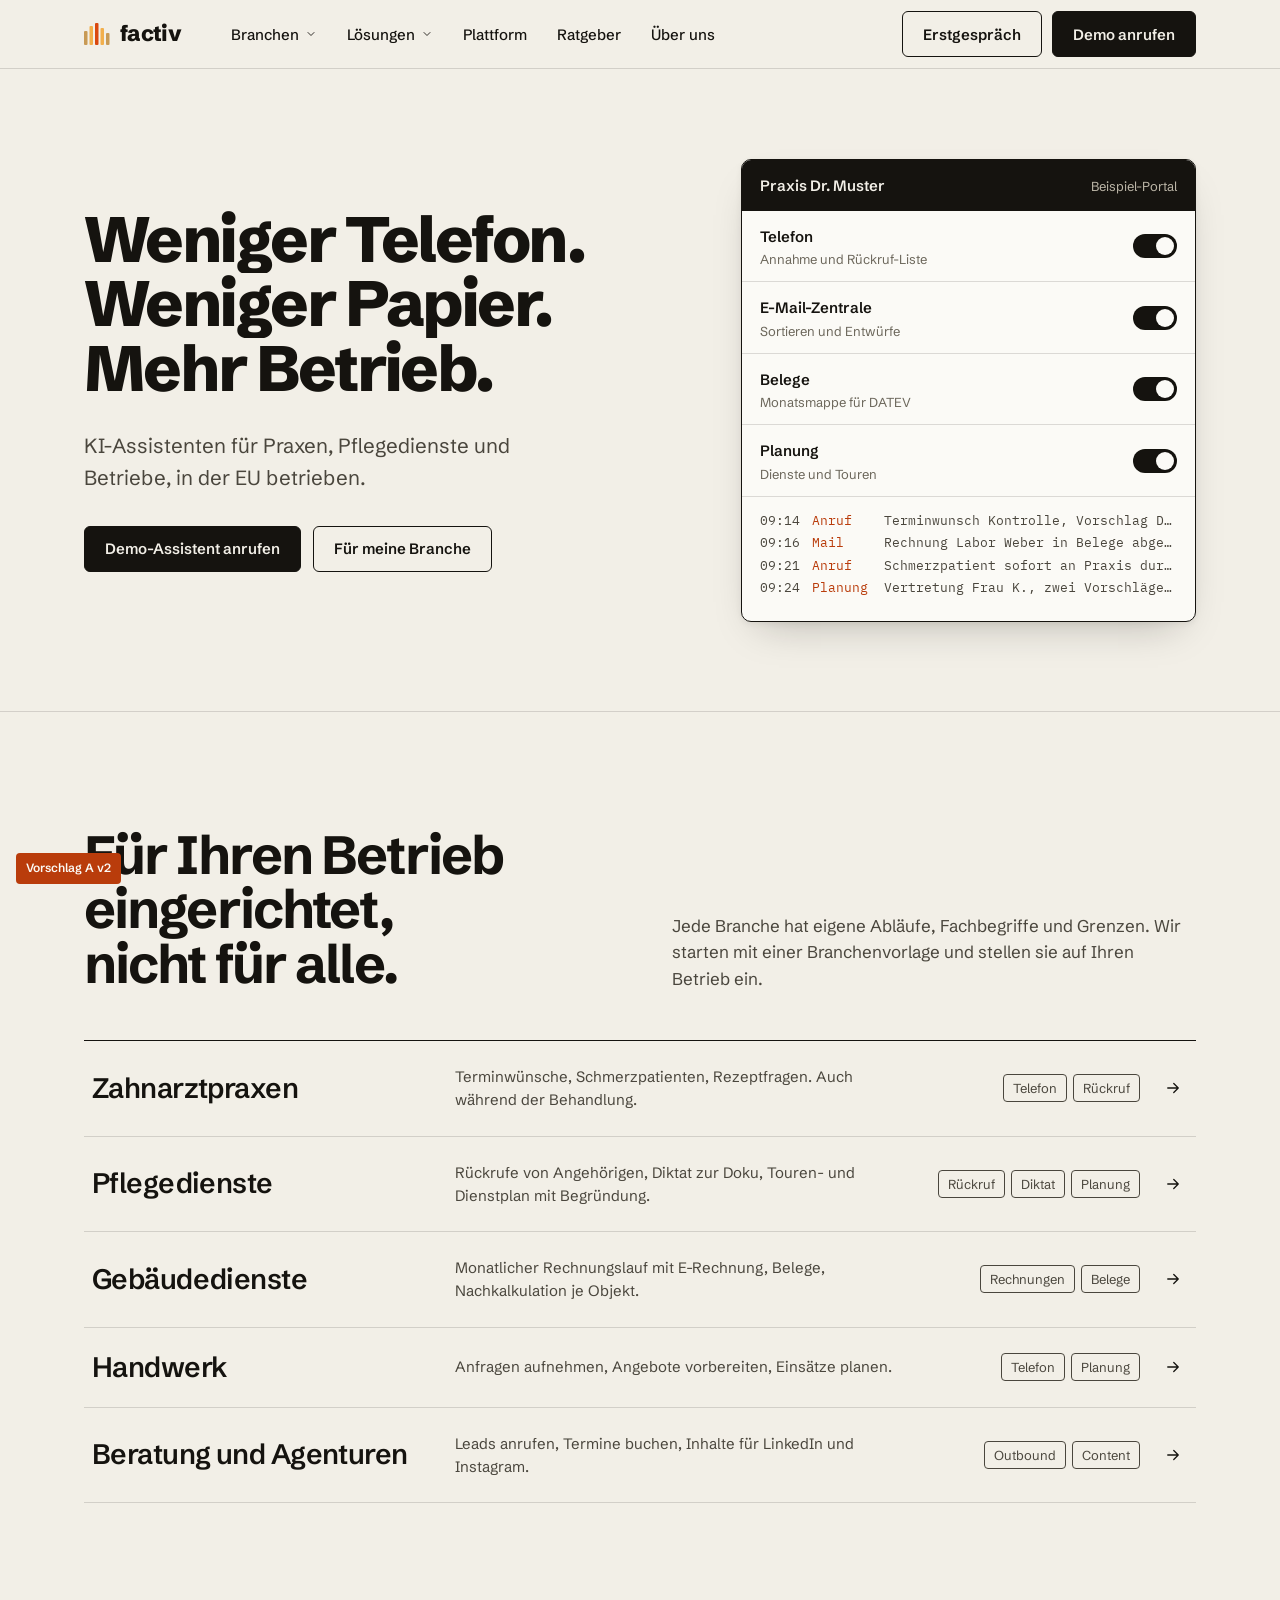
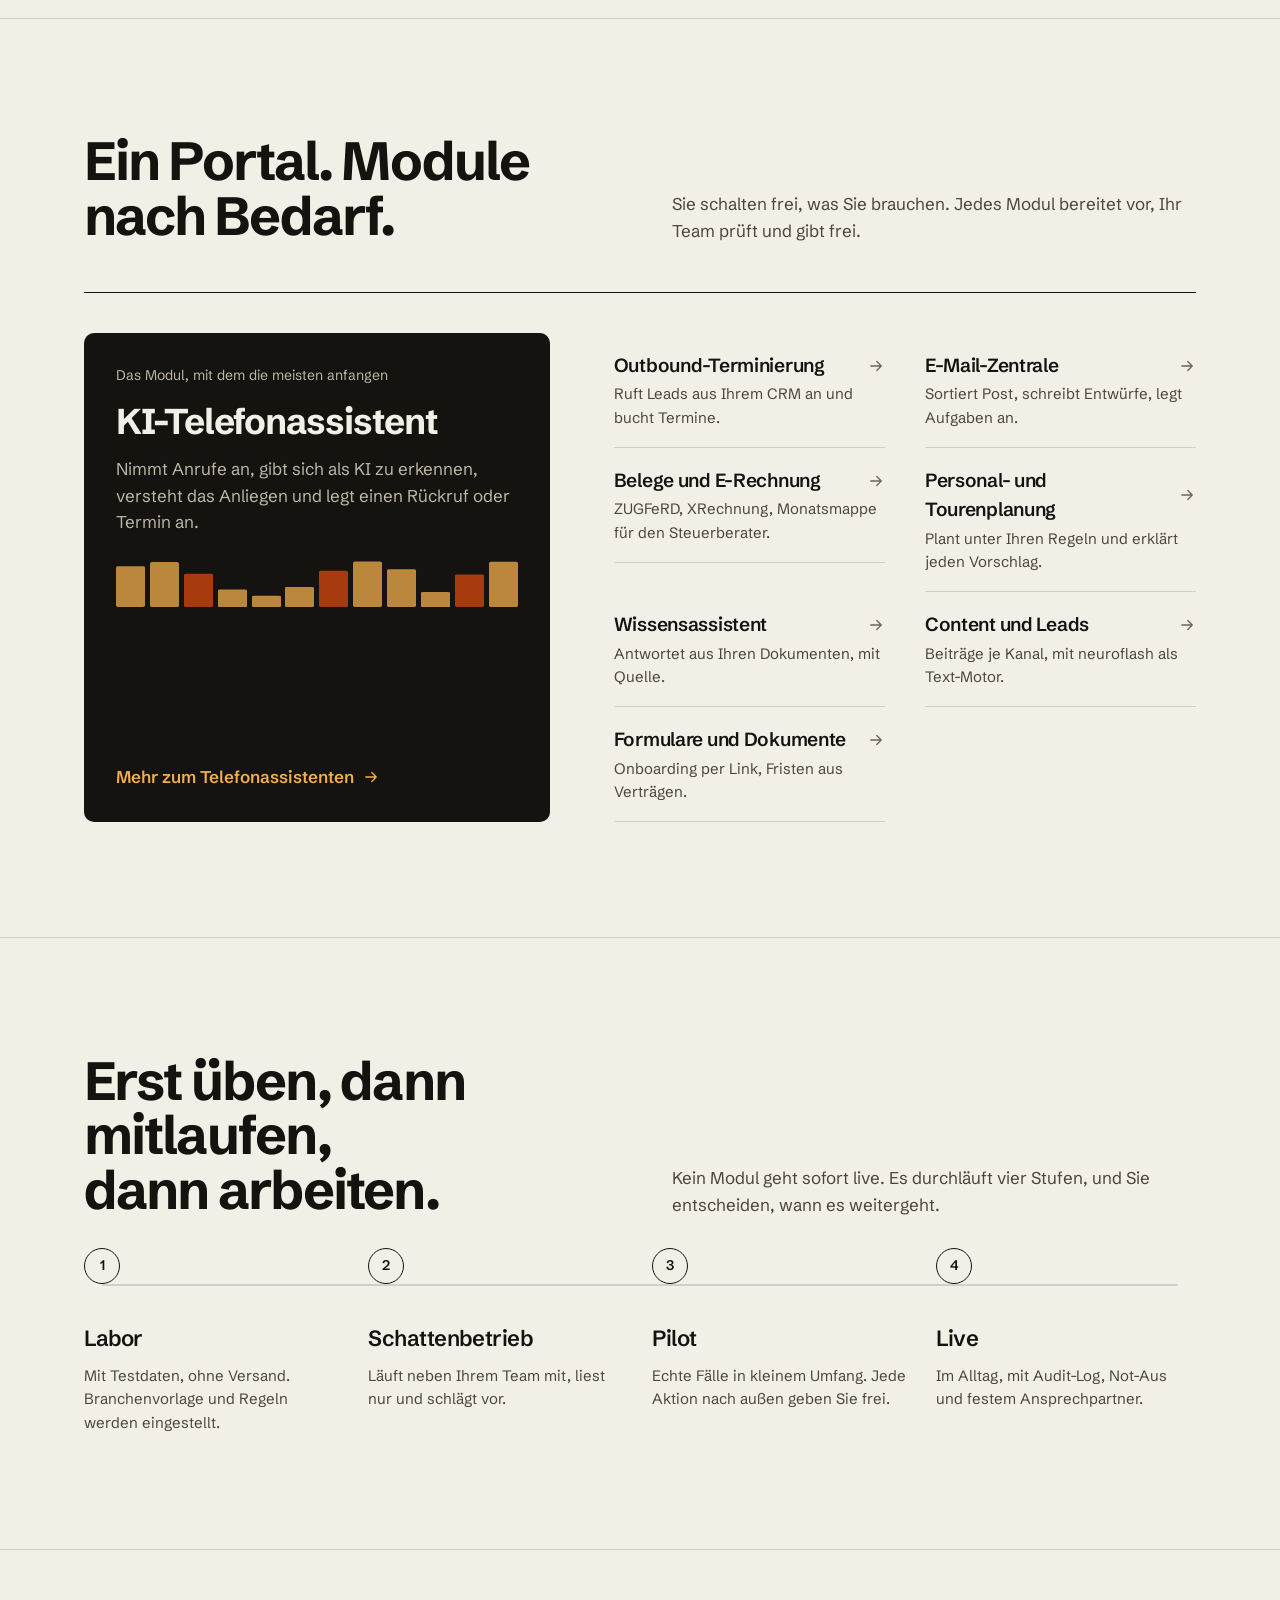
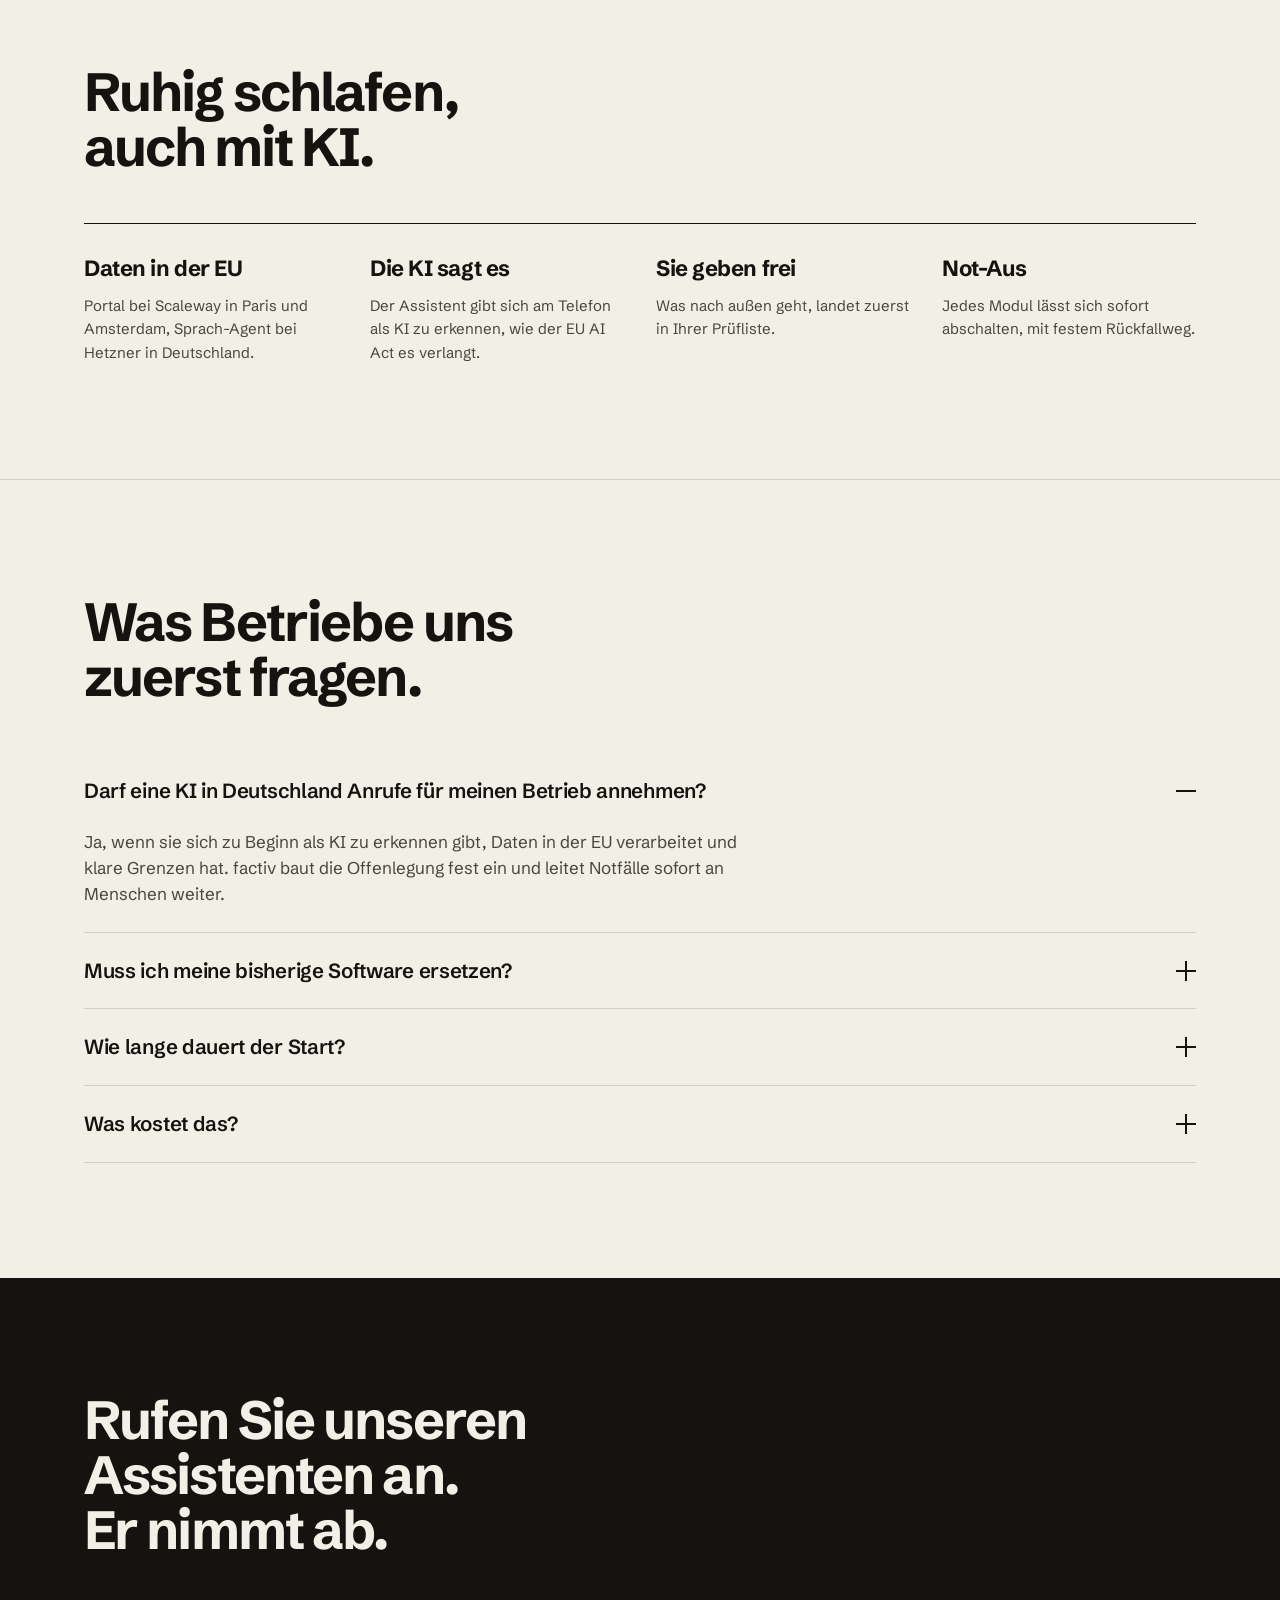
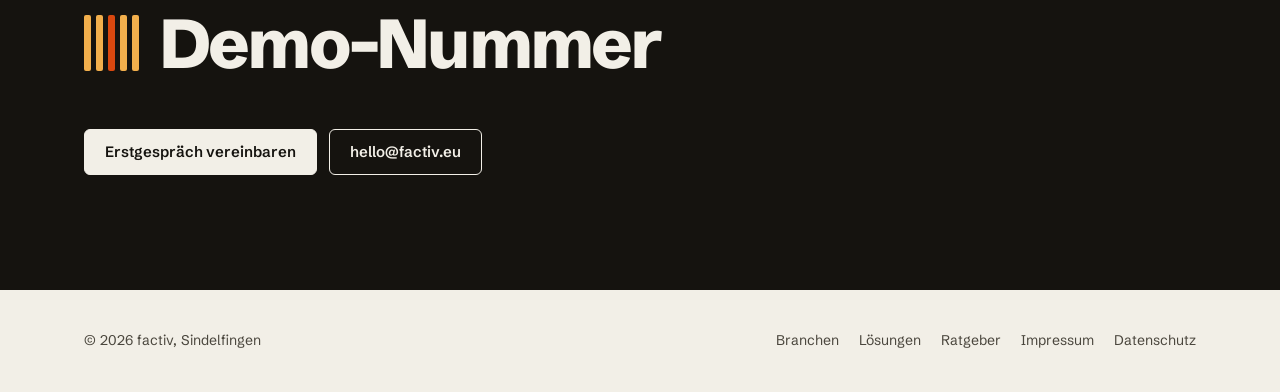
<file: design-exploration/v5-2026-11/A_betriebsanleitung_v2.html>
<!DOCTYPE html>
<html lang="de">
<head>
<meta charset="utf-8">
<meta name="viewport" content="width=device-width, initial-scale=1">
<title>factiv – KI-Assistenten für Praxen, Pflegedienste und Betriebe | EU-gehostet</title>
<meta name="description" content="factiv richtet KI-Assistenten für kleine und mittlere Betriebe in Deutschland ein: Telefon, E-Mail, Belege, Einsatzplanung. Branchenspezifisch, EU-gehostet, jede Aktion von Ihnen freigegeben.">
<link rel="canonical" href="https://factiv.eu/">
<link rel="preconnect" href="https://fonts.googleapis.com"><link rel="preconnect" href="https://fonts.gstatic.com" crossorigin>
<link href="https://fonts.googleapis.com/css2?family=Schibsted+Grotesk:wght@400;500;600;700;800&family=IBM+Plex+Mono:wght@400;500&display=swap" rel="stylesheet">
<script>document.documentElement.classList.add('js')</script>
<script type="application/ld+json">
{"@context":"https://schema.org","@graph":[
 {"@type":"Organization","@id":"https://factiv.eu/#org","name":"factiv","url":"https://factiv.eu/","email":"hello@factiv.eu","areaServed":"DE","knowsAbout":["KI-Telefonassistent","Outbound-Terminierung","E-Rechnung","Tourenplanung","DSGVO","EU AI Act"],"founder":{"@type":"Person","name":"Donald Vlahovic"},"sameAs":["https://linkedin.com/company/factiv"]},
 {"@type":"FAQPage","mainEntity":[
  {"@type":"Question","name":"Darf eine KI in Deutschland Anrufe für meinen Betrieb annehmen?","acceptedAnswer":{"@type":"Answer","text":"Ja, wenn sie sich zu Beginn als KI zu erkennen gibt, Daten in der EU verarbeitet und klare Grenzen hat. factiv baut die Offenlegung nach EU AI Act fest ein und leitet Notfälle sofort an Menschen weiter."}},
  {"@type":"Question","name":"Wo werden die Daten gespeichert?","acceptedAnswer":{"@type":"Answer","text":"Auf Servern in der EU. Das factiv Portal läuft bei Scaleway in Paris und Amsterdam, Sprach-Agenten bei Hetzner in Deutschland."}}
 ]}
]}
</script>
<style>
/* hallmark: audit-fix v2 · theme: custom „Betriebsanleitung“ (paper, ink, one signal) · genre: modern-minimal · signature: Portal-Schalttafel im Hero */
/* critique: eyebrow, Abschnittsnummern, Karten-Raster, Block-Schatten, Status-Punkt und Mono-Kostüm entfernt; eine Bewegung pro Bildschirm */
/* waive 9 (mono): nur im Protokoll der Schalttafel, dort sind es Uhrzeiten und Daten */
:root{
  --paper:#F2EFE7; --paper-2:#E9E5DA; --paper-hi:#FBFAF6; --ink:#15130F; --ink-2:#4A463D; --ink-3:#6B665A;
  --on-ink:#F2EFE7; --on-ink-2:#BDB7A8;
  --rule:rgba(21,19,15,.14); --rule-strong:rgba(21,19,15,.32);
  --signal:#B93C0B; --signal-bright:#D9480F; --amber:#F2AF4C; --bronze:#C89A55; --ok:#3F7D3A;
  --shadow:0 18px 40px -18px rgba(21,19,15,.28),0 2px 6px rgba(21,19,15,.06);
  --f-display:"Schibsted Grotesk",system-ui,sans-serif; --f-mono:"IBM Plex Mono",ui-monospace,monospace;
  --ease-out:cubic-bezier(.23,1,.32,1); --ease-in-out:cubic-bezier(.77,0,.175,1); --spring:cubic-bezier(.34,1.4,.64,1);
  --pad:clamp(20px,5vw,72px); --max:1240px;
}
*{box-sizing:border-box;margin:0;padding:0}
html,body{overflow-x:clip}
html{scroll-behavior:smooth;-webkit-text-size-adjust:100%}
body{background:var(--paper);color:var(--ink);font-family:var(--f-display);font-size:17px;line-height:1.55;-webkit-font-smoothing:antialiased}
::selection{background:var(--ink);color:var(--paper)}
a{color:inherit;text-decoration:none}
:focus-visible{outline:2px solid var(--signal);outline-offset:3px;border-radius:4px;transition:none}
.wrap{max-width:var(--max);margin:0 auto;padding-inline:var(--pad)}
.label{font-size:14px;color:var(--ink-3)}
.sr{position:absolute;width:1px;height:1px;overflow:hidden;clip:rect(0 0 0 0);white-space:nowrap}
.ico{width:18px;height:18px;flex:0 0 18px;stroke:currentColor;fill:none;stroke-width:1.75;stroke-linecap:round;stroke-linejoin:round}
.logo-mark .b1,.logo-mark .b5{fill:var(--bronze)}.logo-mark .b2,.logo-mark .b4{fill:var(--amber)}.logo-mark .b3{fill:var(--signal-bright)}

/* NAV */
header{position:sticky;top:0;z-index:50;background:color-mix(in srgb,var(--paper) 90%,transparent);backdrop-filter:blur(10px);border-bottom:1px solid var(--rule)}
.nav{display:flex;align-items:center;gap:28px;height:68px}
.logo{display:flex;align-items:center;gap:10px;font-weight:800;font-size:22px;letter-spacing:-.03em}
.menu{display:flex;gap:2px;list-style:none;margin-left:8px}
.menu>li{position:relative}
.menu>li>a,.menu>li>button{display:flex;align-items:center;gap:6px;min-height:44px;padding:0 14px;font:500 15px var(--f-display);color:var(--ink);background:none;border:0;cursor:pointer;border-radius:6px;transition:background-color .15s var(--ease-out)}
.menu>li>button .ico{width:12px;height:12px;flex-basis:12px;transition:transform .2s var(--ease-out)}
.menu>li>button[aria-expanded=true] .ico{transform:rotate(180deg)}
.mega{position:absolute;top:calc(100% + 8px);left:-8px;width:620px;background:var(--paper-hi);border:1px solid var(--rule);border-radius:10px;padding:8px;display:grid;grid-template-columns:minmax(0,1fr) minmax(0,1fr);gap:2px;box-shadow:var(--shadow);
  opacity:0;transform:translateY(-4px) scale(.98);transform-origin:top left;visibility:hidden;transition:opacity .16s var(--ease-out),transform .2s var(--ease-out),visibility 0s .2s}
.menu>li.open .mega{opacity:1;transform:none;visibility:visible;transition:opacity .16s var(--ease-out),transform .2s var(--ease-out)}
.mega::before{content:"";position:absolute;inset:-10px 0 auto;height:10px}
.mega a{display:block;padding:12px 14px;border-radius:6px;transition:background-color .15s var(--ease-out)}
.mega b{display:block;font-weight:600;font-size:15px}
.mega span{font-size:14px;color:var(--ink-2)}
.mega .all{grid-column:1/-1;border-top:1px solid var(--rule);margin-top:6px;padding-top:12px;font-weight:600;font-size:14px;color:var(--signal);display:flex;align-items:center;gap:8px}
.nav-cta{margin-left:auto;display:flex;gap:10px;align-items:center}
.btn{display:inline-flex;align-items:center;gap:10px;min-height:46px;padding:0 20px;border-radius:6px;font:600 15px var(--f-display);border:1px solid var(--ink);cursor:pointer;transition:transform .15s var(--ease-out),background-color .2s var(--ease-out),color .2s var(--ease-out),border-color .2s var(--ease-out)}
.btn:active{transform:scale(.97)}
.btn.solid{background:var(--ink);color:var(--paper)}
.btn.ghost{background:transparent;color:var(--ink)}
@media (hover:hover) and (pointer:fine){
  .menu>li>a:hover,.menu>li>button:hover,.mega a:hover{background:var(--paper-2)}
  .btn.solid:hover{background:var(--signal);border-color:var(--signal)}
  .btn.ghost:hover{background:var(--ink);color:var(--paper)}
}
/* mobile menu */
.mnav{display:none;margin-left:auto}
.mnav summary{list-style:none;display:flex;align-items:center;gap:8px;min-height:44px;padding:0 14px;border:1px solid var(--ink);border-radius:6px;font-weight:600;cursor:pointer}
.mnav summary::-webkit-details-marker{display:none}
.mnav .sheet{position:absolute;left:0;right:0;top:68px;background:var(--paper-hi);border-bottom:1px solid var(--rule);padding:12px var(--pad) 24px;box-shadow:var(--shadow);max-height:calc(100dvh - 68px);overflow:auto}
.mnav[open] .sheet{animation:sheet .22s var(--ease-out)}
@keyframes sheet{from{opacity:0;transform:translateY(-6px)}}
.mnav h3{font-size:14px;font-weight:500;color:var(--ink-3);margin:14px 0 4px}
.mnav a{display:flex;min-height:44px;align-items:center;font-size:18px;font-weight:600;border-bottom:1px solid var(--rule)}
.mnav .btn{margin-top:16px;width:100%;justify-content:center;border-bottom:1px solid var(--ink)}

/* HERO */
.hero{padding-block:clamp(48px,7vw,104px) clamp(56px,7vw,96px);display:grid;grid-template-columns:minmax(0,1.2fr) minmax(0,.9fr);gap:clamp(32px,4vw,64px);align-items:center}
h1{font-size:clamp(40px,5vw,72px);line-height:.95;letter-spacing:-.04em;font-weight:800;overflow-wrap:break-word;min-width:0;text-wrap:balance}
h1 .line{display:block;overflow:hidden;padding-bottom:.06em;white-space:nowrap}
h1 .line>span{display:block}
.js h1 .line>span{transform:translateY(105%);animation:up .7s var(--ease-out) forwards}
.js h1 .line:nth-child(2)>span{animation-delay:.07s}.js h1 .line:nth-child(3)>span{animation-delay:.14s}
@keyframes up{to{transform:none}}
.lede{max-width:34ch;margin-top:28px;font-size:clamp(19px,1.6vw,22px);color:var(--ink-2)}
.hero-cta{display:flex;gap:12px;margin-top:32px;flex-wrap:wrap}
.js .lede,.js .hero-cta{opacity:0;animation:fade .5s .35s var(--ease-out) forwards}
.js .hero-cta{animation-delay:.42s}
@keyframes fade{from{opacity:0;transform:translateY(8px)}to{opacity:1;transform:none}}

/* Schalttafel = signature */
.plate{background:var(--paper-hi);border:1px solid var(--ink);border-radius:10px;overflow:hidden;box-shadow:var(--shadow)}
.plate-head{display:flex;justify-content:space-between;align-items:baseline;padding:14px 18px;background:var(--ink);color:var(--on-ink)}
.plate-head b{font-weight:600;font-size:15px}
.plate-head span{font-size:13px;color:var(--on-ink-2)}
.sw{display:flex;align-items:center;justify-content:space-between;gap:16px;padding:12px 18px;border-bottom:1px solid var(--rule)}
.sw b{font-weight:600;font-size:15px}.sw small{display:block;font-size:13px;color:var(--ink-3)}
.toggle{width:44px;height:24px;border-radius:12px;background:var(--paper-2);border:1px solid var(--rule-strong);position:relative;flex:0 0 44px;transition:background-color .2s var(--ease-out)}
.toggle::after{content:"";position:absolute;top:2px;left:2px;width:18px;height:18px;border-radius:50%;background:var(--paper-hi);box-shadow:0 1px 2px rgba(21,19,15,.3);transition:transform .28s var(--spring)}
.sw.on .toggle{background:var(--ink)}.sw.on .toggle::after{transform:translateX(20px)}
.log{list-style:none;padding:12px 18px 14px;min-height:124px;font:12.5px/1.8 var(--f-mono);color:var(--ink-2);font-variant-numeric:tabular-nums}
.log li{display:grid;grid-template-columns:44px 64px minmax(0,1fr);gap:8px}
.log li.new{animation:logIn .26s var(--ease-out)}
.log em{font-style:normal;color:var(--signal)}
.log span{overflow:hidden;text-overflow:ellipsis;white-space:nowrap}
@keyframes logIn{from{opacity:0;transform:translateY(4px)}}

/* sections */
section{padding-block:clamp(72px,9vw,128px);border-top:1px solid var(--rule)}
.sec-head{display:grid;grid-template-columns:minmax(0,1fr) minmax(0,1fr);gap:24px 64px;align-items:end;margin-bottom:48px}
h2{font-size:clamp(32px,4.2vw,56px);line-height:1.02;letter-spacing:-.035em;font-weight:700;max-width:16ch;text-wrap:balance;overflow-wrap:break-word;min-width:0}
.sec-head p{color:var(--ink-2);max-width:52ch}

/* branchen list */
.rows{border-top:1px solid var(--ink)}
.row{display:grid;grid-template-columns:minmax(0,1fr) minmax(0,1.3fr) 220px 24px;gap:24px;align-items:center;padding:24px 8px;border-bottom:1px solid var(--rule);position:relative;isolation:isolate;transition:color .2s var(--ease-out)}
.row::before{content:"";position:absolute;inset:0;background:var(--ink);z-index:-1;clip-path:inset(0 100% 0 0);transition:clip-path .28s var(--ease-out)}
.row h3{font-size:clamp(22px,2.2vw,30px);letter-spacing:-.02em;font-weight:600;line-height:1.1}
.row p{color:var(--ink-2);font-size:15px;transition:color .2s var(--ease-out)}
.tags{display:flex;gap:6px;flex-wrap:wrap;justify-content:flex-end}
.tag{font-size:13px;padding:3px 9px;border:1px solid currentColor;border-radius:4px;color:var(--ink-2);transition:color .2s var(--ease-out)}
.row .ico{transition:transform .2s var(--ease-out)}
@media (hover:hover) and (pointer:fine){
  .row:hover::before{clip-path:inset(0 0 0 0)}
  .row:hover,.row:hover .tag{color:var(--on-ink)}.row:hover p{color:var(--on-ink-2)}
  .row:hover .ico{transform:translateX(4px);color:var(--amber)}
}

/* Lösungen: ein Hauptmodul + Katalogliste statt Karten-Raster */
.catalog{display:grid;grid-template-columns:minmax(0,1fr) minmax(0,1.25fr);gap:clamp(32px,5vw,72px);border-top:1px solid var(--ink);padding-top:40px}
.lead-mod{background:var(--ink);color:var(--on-ink);border-radius:10px;padding:32px;display:flex;flex-direction:column;gap:16px;min-height:380px}
.lead-mod .label{color:var(--on-ink-2)}
.lead-mod h3{font-size:clamp(28px,2.8vw,38px);letter-spacing:-.03em;line-height:1.05;font-weight:700}
.lead-mod p{color:var(--on-ink-2);max-width:40ch}
.lead-mod a{margin-top:auto;display:inline-flex;align-items:center;gap:8px;font-weight:600;color:var(--amber)}
.meter{display:flex;align-items:flex-end;gap:5px;height:56px}
.meter i{flex:1;height:100%;border-radius:2px;background:var(--amber);transform-origin:bottom;transform:scaleY(.25);opacity:.75}
.meter i:nth-child(4n+3){background:var(--signal-bright)}
.mods{list-style:none;display:grid;grid-template-columns:minmax(0,1fr) minmax(0,1fr);gap:0 40px}
.mods li a{display:block;padding:18px 0;border-bottom:1px solid var(--rule)}
.mods b{display:flex;align-items:center;justify-content:space-between;gap:8px;font-weight:600;font-size:19px;letter-spacing:-.015em}
.mods span{display:block;font-size:15px;color:var(--ink-2);margin-top:2px}
.mods .ico{color:var(--ink-3);transition:transform .2s var(--ease-out),color .2s var(--ease-out)}
@media (hover:hover) and (pointer:fine){.mods a:hover .ico{transform:translateX(4px);color:var(--signal)}}

/* process */
.proc{position:relative;display:grid;grid-template-columns:repeat(4,minmax(0,1fr));gap:24px;padding-top:56px}
.proc-line{position:absolute;top:18px;left:18px;right:18px;height:2px;background:var(--rule)}
.proc-line i{position:absolute;inset:0;background:var(--signal);transform-origin:left;transform:scaleX(var(--p,1))}
.stage .n{position:relative;width:36px;height:36px;border-radius:50%;border:1px solid var(--ink);display:grid;place-items:center;font-weight:600;font-size:14px;background:var(--paper);margin:-74px 0 38px;transition:background-color .25s var(--ease-out),color .25s var(--ease-out)}
.stage.lit .n{background:var(--ink);color:var(--paper)}
.stage h3{font-size:22px;font-weight:600;letter-spacing:-.02em;margin-bottom:8px}
.stage p{font-size:15px;color:var(--ink-2);max-width:30ch}

/* trust */
.trust{display:grid;grid-template-columns:repeat(4,minmax(0,1fr));gap:32px;border-top:1px solid var(--ink);padding-top:28px}
.trust b{display:block;font-size:22px;letter-spacing:-.02em;font-weight:700;margin-bottom:8px}
.trust p{font-size:15px;color:var(--ink-2);max-width:30ch}

/* faq: kein Höhen-Tween, nur Inhalt blendet ein */
.faq details{border-bottom:1px solid var(--rule)}
.faq summary{list-style:none;cursor:pointer;display:flex;justify-content:space-between;align-items:center;gap:24px;min-height:44px;padding:22px 0;font-size:clamp(19px,1.6vw,22px);font-weight:600;letter-spacing:-.015em}
.faq summary::-webkit-details-marker{display:none}
.faq summary .pm{flex:0 0 20px;height:20px;position:relative}
.faq summary .pm::before,.faq summary .pm::after{content:"";position:absolute;left:0;right:0;top:9px;height:2px;background:var(--ink);transition:transform .22s var(--ease-out)}
.faq summary .pm::after{transform:rotate(90deg)}
.faq details[open] summary .pm::after{transform:rotate(0)}
.faq details p{color:var(--ink-2);max-width:68ch;padding-bottom:24px}
.faq details[open] p{animation:fade .24s var(--ease-out)}

/* cta */
.cta{background:var(--ink);color:var(--on-ink);border:0}
.cta h2{max-width:18ch;color:var(--on-ink)}
.cta .phone{font-size:clamp(36px,5.4vw,80px);font-weight:800;letter-spacing:-.04em;margin:32px 0;display:inline-flex;align-items:center;gap:20px}
.wave{display:flex;gap:5px;align-items:center;height:56px}
.wave i{width:7px;height:56px;border-radius:2px;background:var(--amber);transform-origin:center;animation:eq 1.1s var(--ease-in-out) infinite alternate}
.wave i:nth-child(2){animation-delay:-.3s}.wave i:nth-child(3){animation-delay:-.6s;background:var(--signal-bright)}.wave i:nth-child(4){animation-delay:-.9s}.wave i:nth-child(5){animation-delay:-.45s}
@keyframes eq{from{transform:scaleY(.2)}to{transform:scaleY(1)}}
.cta .btn{border-color:var(--on-ink);color:var(--on-ink);background:transparent}
.cta .btn.solid{background:var(--on-ink);color:var(--ink)}
@media (hover:hover) and (pointer:fine){.cta .btn.solid:hover{background:var(--amber);border-color:var(--amber)}.cta .btn:not(.solid):hover{background:var(--on-ink);color:var(--ink)}}
footer{padding-block:40px;font-size:14px;color:var(--ink-2);display:flex;justify-content:space-between;flex-wrap:wrap;gap:16px}
footer nav{display:flex;gap:20px;flex-wrap:wrap}
@media (hover:hover){footer a:hover{color:var(--ink);text-decoration:underline;text-underline-offset:3px}}

/* eine Einblendung, nur mit JS */
.js .rv{opacity:0;transform:translateY(14px);transition:opacity .5s var(--ease-out),transform .5s var(--ease-out)}
.js .rv.in{opacity:1;transform:none}

@media (max-width:980px){
  .menu,.nav-cta{display:none}.mnav{display:block}
  .hero,.sec-head,.catalog{grid-template-columns:minmax(0,1fr)}
  .row{grid-template-columns:minmax(0,1fr) 24px}.row p,.row .tags{display:none}
  .mods{grid-template-columns:minmax(0,1fr)}
  .trust{grid-template-columns:minmax(0,1fr) minmax(0,1fr)}
  .proc{grid-template-columns:minmax(0,1fr) minmax(0,1fr);row-gap:72px}.proc-line{display:none}
  .stage .n{margin:-56px 0 20px}
}
@media (max-width:520px){.trust{grid-template-columns:minmax(0,1fr)}.cta .phone{gap:14px}.wave{height:40px}.wave i{height:40px;width:5px}}
@media (prefers-reduced-motion:reduce){
  html{scroll-behavior:auto}
  .js h1 .line>span{transform:none;animation:none}
  .js .lede,.js .hero-cta{animation:fadeOnly .3s forwards}
  @keyframes fadeOnly{from{opacity:0}to{opacity:1}}
  .js .rv{transform:none;transition:opacity .3s}
  .wave i{animation:none;transform:scaleY(.6)}
  .row::before,.toggle::after,.row .ico,.mods .ico{transition:none}
  .log li.new{animation:none}
}
.proto{position:fixed;bottom:16px;left:16px;z-index:99;font-size:12px;font-weight:600;background:var(--signal);color:var(--paper-hi);padding:6px 10px;border-radius:4px}
</style>
</head>
<body>
<div class="proto">Vorschlag A v2</div>

<header>
 <nav class="wrap nav" aria-label="Hauptnavigation">
  <a href="#" class="logo" aria-label="factiv Startseite">
   <svg class="logo-mark" width="26" height="22" viewBox="0 0 26 22" aria-hidden="true"><rect class="b1" x="0" y="8" width="3.5" height="14" rx="1"/><rect class="b2" x="5.5" y="3" width="3.5" height="19" rx="1"/><rect class="b3" x="11" y="0" width="3.5" height="22" rx="1"/><rect class="b4" x="16.5" y="5" width="3.5" height="17" rx="1"/><rect class="b5" x="22" y="10" width="3.5" height="12" rx="1"/></svg>
   factiv
  </a>
  <ul class="menu">
   <li><button aria-expanded="false" aria-controls="m-branchen">Branchen <svg class="ico" viewBox="0 0 24 24" aria-hidden="true"><path d="M6 9l6 6 6-6"/></svg></button>
    <div class="mega" id="m-branchen">
     <a href="#branchen"><b>Zahnarztpraxen</b><span>Telefon besetzt, auch in der Behandlung</span></a>
     <a href="#branchen"><b>Arztpraxen</b><span>Rezepte, Termine, Rückrufe sortiert</span></a>
     <a href="#branchen"><b>Pflegedienste</b><span>Rückrufe, Diktat, Touren- und Dienstplan</span></a>
     <a href="#branchen"><b>Gebäudedienste</b><span>Rechnungslauf, Belege, Einsatzplanung</span></a>
     <a href="#branchen"><b>Handwerk</b><span>Anfragen, Angebote, Einsätze</span></a>
     <a href="#branchen"><b>Beratung und Agenturen</b><span>Outbound-Termine, Content, Leads</span></a>
     <a href="#branchen" class="all">Alle Branchen <svg class="ico" viewBox="0 0 24 24" aria-hidden="true"><path d="M5 12h14M13 6l6 6-6 6"/></svg></a>
    </div></li>
   <li><button aria-expanded="false" aria-controls="m-loesungen">Lösungen <svg class="ico" viewBox="0 0 24 24" aria-hidden="true"><path d="M6 9l6 6 6-6"/></svg></button>
    <div class="mega" id="m-loesungen">
     <a href="#loesungen"><b>KI-Telefonassistent</b><span>Nimmt an, versteht, legt ab</span></a>
     <a href="#loesungen"><b>Outbound-Terminierung</b><span>Ruft Ihre Leads an und bucht Termine</span></a>
     <a href="#loesungen"><b>E-Mail-Zentrale</b><span>Sortiert, entwirft, Sie geben frei</span></a>
     <a href="#loesungen"><b>Belege und E-Rechnung</b><span>Monatsmappe für den Steuerberater</span></a>
     <a href="#loesungen"><b>Personal- und Tourenplanung</b><span>Vorschlag mit Begründung</span></a>
     <a href="#loesungen"><b>Content und Leads</b><span>Mit neuroflash als Text-Motor</span></a>
     <a href="#loesungen" class="all">Plattform ansehen <svg class="ico" viewBox="0 0 24 24" aria-hidden="true"><path d="M5 12h14M13 6l6 6-6 6"/></svg></a>
    </div></li>
   <li><a href="#ablauf">Plattform</a></li>
   <li><a href="#faq">Ratgeber</a></li>
   <li><a href="#kontakt">Über uns</a></li>
  </ul>
  <div class="nav-cta"><a class="btn ghost" href="#kontakt">Erstgespräch</a><a class="btn solid" href="#kontakt">Demo anrufen</a></div>
  <details class="mnav">
   <summary aria-label="Menü öffnen">Menü</summary>
   <div class="sheet">
    <h3>Branchen</h3>
    <a href="#branchen">Zahnarztpraxen</a><a href="#branchen">Pflegedienste</a><a href="#branchen">Gebäudedienste</a><a href="#branchen">Handwerk</a><a href="#branchen">Beratung und Agenturen</a>
    <h3>Mehr</h3>
    <a href="#loesungen">Lösungen</a><a href="#ablauf">Plattform</a><a href="#faq">Ratgeber</a><a href="#kontakt">Über uns</a>
    <a class="btn solid" href="#kontakt">Demo anrufen</a>
   </div>
  </details>
 </nav>
</header>

<main>
<div class="wrap hero">
 <div>
  <h1><span class="line"><span>Weniger Telefon.</span></span><span class="line"><span>Weniger Papier.</span></span><span class="line"><span>Mehr Betrieb.</span></span></h1>
  <p class="lede">KI-Assistenten für Praxen, Pflegedienste und Betriebe, in der EU betrieben.</p>
  <div class="hero-cta"><a class="btn solid" href="#kontakt">Demo-Assistent anrufen</a><a class="btn ghost" href="#branchen">Für meine Branche</a></div>
 </div>
 <aside class="plate" aria-label="Beispiel: aktive Module eines Betriebs">
  <div class="plate-head"><b>Praxis Dr. Muster</b><span>Beispiel-Portal</span></div>
  <div class="sw on" data-sw><div><b>Telefon</b><small>Annahme und Rückruf-Liste</small></div><span class="toggle" aria-hidden="true"></span></div>
  <div class="sw on" data-sw><div><b>E-Mail-Zentrale</b><small>Sortieren und Entwürfe</small></div><span class="toggle" aria-hidden="true"></span></div>
  <div class="sw on" data-sw><div><b>Belege</b><small>Monatsmappe für DATEV</small></div><span class="toggle" aria-hidden="true"></span></div>
  <div class="sw on" data-sw><div><b>Planung</b><small>Dienste und Touren</small></div><span class="toggle" aria-hidden="true"></span></div>
  <ol class="log" id="log" aria-label="Beispielprotokoll">
   <li><span>09:14</span><em>Anruf</em><span>Terminwunsch Kontrolle, Vorschlag Do 9:30</span></li>
   <li><span>09:16</span><em>Mail</em><span>Rechnung Labor Weber in Belege abgelegt</span></li>
   <li><span>09:21</span><em>Anruf</em><span>Schmerzpatient sofort an Praxis durchgestellt</span></li>
   <li><span>09:24</span><em>Planung</em><span>Vertretung Frau K., zwei Vorschläge mit Begründung</span></li>
  </ol>
 </aside>
</div>

<section id="branchen">
 <div class="wrap">
  <div class="sec-head rv"><h2>Für Ihren Betrieb eingerichtet, nicht für alle.</h2><p>Jede Branche hat eigene Abläufe, Fachbegriffe und Grenzen. Wir starten mit einer Branchenvorlage und stellen sie auf Ihren Betrieb ein.</p></div>
  <div class="rows rv">
   <a class="row" href="#"><h3>Zahnarztpraxen</h3><p>Terminwünsche, Schmerzpatienten, Rezeptfragen. Auch während der Behandlung.</p><div class="tags"><span class="tag">Telefon</span><span class="tag">Rückruf</span></div><svg class="ico" viewBox="0 0 24 24" aria-hidden="true"><path d="M5 12h14M13 6l6 6-6 6"/></svg></a>
   <a class="row" href="#"><h3>Pflegedienste</h3><p>Rückrufe von Angehörigen, Diktat zur Doku, Touren- und Dienstplan mit Begründung.</p><div class="tags"><span class="tag">Rückruf</span><span class="tag">Diktat</span><span class="tag">Planung</span></div><svg class="ico" viewBox="0 0 24 24" aria-hidden="true"><path d="M5 12h14M13 6l6 6-6 6"/></svg></a>
   <a class="row" href="#"><h3>Gebäudedienste</h3><p>Monatlicher Rechnungslauf mit E-Rechnung, Belege, Nachkalkulation je Objekt.</p><div class="tags"><span class="tag">Rechnungen</span><span class="tag">Belege</span></div><svg class="ico" viewBox="0 0 24 24" aria-hidden="true"><path d="M5 12h14M13 6l6 6-6 6"/></svg></a>
   <a class="row" href="#"><h3>Handwerk</h3><p>Anfragen aufnehmen, Angebote vorbereiten, Einsätze planen.</p><div class="tags"><span class="tag">Telefon</span><span class="tag">Planung</span></div><svg class="ico" viewBox="0 0 24 24" aria-hidden="true"><path d="M5 12h14M13 6l6 6-6 6"/></svg></a>
   <a class="row" href="#"><h3>Beratung und Agenturen</h3><p>Leads anrufen, Termine buchen, Inhalte für LinkedIn und Instagram.</p><div class="tags"><span class="tag">Outbound</span><span class="tag">Content</span></div><svg class="ico" viewBox="0 0 24 24" aria-hidden="true"><path d="M5 12h14M13 6l6 6-6 6"/></svg></a>
  </div>
 </div>
</section>

<section id="loesungen">
 <div class="wrap">
  <div class="sec-head rv"><h2>Ein Portal. Module nach Bedarf.</h2><p>Sie schalten frei, was Sie brauchen. Jedes Modul bereitet vor, Ihr Team prüft und gibt frei.</p></div>
  <div class="catalog rv">
   <article class="lead-mod">
    <span class="label">Das Modul, mit dem die meisten anfangen</span>
    <h3>KI-Telefonassistent</h3>
    <p>Nimmt Anrufe an, gibt sich als KI zu erkennen, versteht das Anliegen und legt einen Rückruf oder Termin an.</p>
    <div class="meter" id="meter" aria-hidden="true"><i></i><i></i><i></i><i></i><i></i><i></i><i></i><i></i><i></i><i></i><i></i><i></i></div>
    <a href="#">Mehr zum Telefonassistenten <svg class="ico" viewBox="0 0 24 24" aria-hidden="true"><path d="M5 12h14M13 6l6 6-6 6"/></svg></a>
   </article>
   <ul class="mods">
    <li><a href="#"><b>Outbound-Terminierung <svg class="ico" viewBox="0 0 24 24" aria-hidden="true"><path d="M5 12h14M13 6l6 6-6 6"/></svg></b><span>Ruft Leads aus Ihrem CRM an und bucht Termine.</span></a></li>
    <li><a href="#"><b>E-Mail-Zentrale <svg class="ico" viewBox="0 0 24 24" aria-hidden="true"><path d="M5 12h14M13 6l6 6-6 6"/></svg></b><span>Sortiert Post, schreibt Entwürfe, legt Aufgaben an.</span></a></li>
    <li><a href="#"><b>Belege und E-Rechnung <svg class="ico" viewBox="0 0 24 24" aria-hidden="true"><path d="M5 12h14M13 6l6 6-6 6"/></svg></b><span>ZUGFeRD, XRechnung, Monatsmappe für den Steuerberater.</span></a></li>
    <li><a href="#"><b>Personal- und Tourenplanung <svg class="ico" viewBox="0 0 24 24" aria-hidden="true"><path d="M5 12h14M13 6l6 6-6 6"/></svg></b><span>Plant unter Ihren Regeln und erklärt jeden Vorschlag.</span></a></li>
    <li><a href="#"><b>Wissensassistent <svg class="ico" viewBox="0 0 24 24" aria-hidden="true"><path d="M5 12h14M13 6l6 6-6 6"/></svg></b><span>Antwortet aus Ihren Dokumenten, mit Quelle.</span></a></li>
    <li><a href="#"><b>Content und Leads <svg class="ico" viewBox="0 0 24 24" aria-hidden="true"><path d="M5 12h14M13 6l6 6-6 6"/></svg></b><span>Beiträge je Kanal, mit neuroflash als Text-Motor.</span></a></li>
    <li><a href="#"><b>Formulare und Dokumente <svg class="ico" viewBox="0 0 24 24" aria-hidden="true"><path d="M5 12h14M13 6l6 6-6 6"/></svg></b><span>Onboarding per Link, Fristen aus Verträgen.</span></a></li>
   </ul>
  </div>
 </div>
</section>

<section id="ablauf">
 <div class="wrap">
  <div class="sec-head rv"><h2>Erst üben, dann mitlaufen, dann arbeiten.</h2><p>Kein Modul geht sofort live. Es durchläuft vier Stufen, und Sie entscheiden, wann es weitergeht.</p></div>
  <div class="proc" id="proc">
   <div class="proc-line" aria-hidden="true"><i id="procLine"></i></div>
   <div class="stage lit"><div class="n">1</div><h3>Labor</h3><p>Mit Testdaten, ohne Versand. Branchenvorlage und Regeln werden eingestellt.</p></div>
   <div class="stage lit"><div class="n">2</div><h3>Schattenbetrieb</h3><p>Läuft neben Ihrem Team mit, liest nur und schlägt vor.</p></div>
   <div class="stage lit"><div class="n">3</div><h3>Pilot</h3><p>Echte Fälle in kleinem Umfang. Jede Aktion nach außen geben Sie frei.</p></div>
   <div class="stage lit"><div class="n">4</div><h3>Live</h3><p>Im Alltag, mit Audit-Log, Not-Aus und festem Ansprechpartner.</p></div>
  </div>
 </div>
</section>

<section>
 <div class="wrap">
  <div class="sec-head rv"><h2>Ruhig schlafen, auch mit KI.</h2></div>
  <div class="trust rv">
   <div><b>Daten in der EU</b><p>Portal bei Scaleway in Paris und Amsterdam, Sprach-Agent bei Hetzner in Deutschland.</p></div>
   <div><b>Die KI sagt es</b><p>Der Assistent gibt sich am Telefon als KI zu erkennen, wie der EU AI Act es verlangt.</p></div>
   <div><b>Sie geben frei</b><p>Was nach außen geht, landet zuerst in Ihrer Prüfliste.</p></div>
   <div><b>Not-Aus</b><p>Jedes Modul lässt sich sofort abschalten, mit festem Rückfallweg.</p></div>
  </div>
 </div>
</section>

<section id="faq" class="faq">
 <div class="wrap">
  <div class="sec-head rv"><h2>Was Betriebe uns zuerst fragen.</h2></div>
  <div class="rv">
   <details open><summary>Darf eine KI in Deutschland Anrufe für meinen Betrieb annehmen?<span class="pm" aria-hidden="true"></span></summary><p>Ja, wenn sie sich zu Beginn als KI zu erkennen gibt, Daten in der EU verarbeitet und klare Grenzen hat. factiv baut die Offenlegung fest ein und leitet Notfälle sofort an Menschen weiter.</p></details>
   <details><summary>Muss ich meine bisherige Software ersetzen?<span class="pm" aria-hidden="true"></span></summary><p>Nein. Die Module arbeiten neben Ihren Systemen und übergeben an Kalender, CRM oder Steuerberater. Wo es eine Schnittstelle gibt, nutzen wir sie.</p></details>
   <details><summary>Wie lange dauert der Start?<span class="pm" aria-hidden="true"></span></summary><p>Ein Modul mit fertiger Branchenvorlage ist in wenigen Tagen im Labor. Wie schnell es live geht, entscheiden Sie nach dem Schattenbetrieb.</p></details>
   <details><summary>Was kostet das?<span class="pm" aria-hidden="true"></span></summary><p>Eine monatliche Grundgebühr für das Portal, ein Preis je aktivem Modul und der tatsächliche KI-Verbrauch. Im Erstgespräch rechnen wir es für Ihren Betrieb durch.</p></details>
  </div>
 </div>
</section>

<section id="kontakt" class="cta">
 <div class="wrap">
  <h2>Rufen Sie unseren Assistenten an. Er nimmt ab.</h2>
  <a class="phone" href="#"><span class="wave" aria-hidden="true"><i></i><i></i><i></i><i></i><i></i></span>Demo-Nummer</a>
  <div style="display:flex;gap:12px;flex-wrap:wrap"><a class="btn solid" href="mailto:hello@factiv.eu">Erstgespräch vereinbaren</a><a class="btn" href="mailto:hello@factiv.eu">hello@factiv.eu</a></div>
 </div>
</section>
</main>
<footer class="wrap"><span>© 2026 factiv, Sindelfingen</span><nav aria-label="Fußzeile"><a href="#branchen">Branchen</a><a href="#loesungen">Lösungen</a><a href="#faq">Ratgeber</a><a href="#">Impressum</a><a href="#">Datenschutz</a></nav></footer>

<script>
const reduce = matchMedia('(prefers-reduced-motion: reduce)').matches;
// Mega-Menü: Hover (Maus) + Klick + Tastatur + Escape
document.querySelectorAll('.menu>li').forEach(li=>{
  const btn=li.querySelector('button'); if(!btn) return;
  const set=o=>{li.classList.toggle('open',o);btn.setAttribute('aria-expanded',o)};
  let t; const fine=matchMedia('(hover:hover) and (pointer:fine)').matches;
  if(fine){li.addEventListener('pointerenter',()=>{clearTimeout(t);set(true)});li.addEventListener('pointerleave',()=>{t=setTimeout(()=>set(false),120)})}
  btn.addEventListener('click',()=>set(btn.getAttribute('aria-expanded')!=='true'));
  li.addEventListener('keydown',e=>{if(e.key==='Escape'){set(false);btn.focus()}});
  li.addEventListener('focusout',e=>{if(!li.contains(e.relatedTarget))set(false)});
});
// Einblendung
const io=new IntersectionObserver(es=>es.forEach(e=>{if(e.isIntersecting){e.target.classList.add('in');io.unobserve(e.target)}}),{threshold:.12});
document.querySelectorAll('.rv').forEach(el=>io.observe(el));
// Schalttafel: Module schalten nacheinander ein (die eine Hero-Bewegung)
const sws=[...document.querySelectorAll('[data-sw]')];
if(!reduce){sws.forEach(s=>s.classList.remove('on'));sws.forEach((s,i)=>setTimeout(()=>s.classList.add('on'),700+i*260))}
// Protokoll: langsam, pausiert außerhalb des Sichtfelds
const lines=[['09:31','Mail','Anfrage Prophylaxe, Antwortentwurf zur Freigabe'],['09:38','Anruf','Rezeptwunsch auf die Rückruf-Liste'],['09:44','Belege','Tankquittung aus Mail erkannt'],['09:52','Anruf','Termin verschoben, Bestätigung per SMS vorbereitet'],['10:03','Planung','Tour 2 angepasst, plus 12 Minuten Fahrzeit']];
const log=document.getElementById('log');let li=0,timer=null;
function push(){const [t,k,m]=lines[li%lines.length];const d=document.createElement('li');d.className='new';d.innerHTML=`<span>${t}</span><em>${k}</em><span>${m}</span>`;log.appendChild(d);while(log.children.length>4)log.firstElementChild.remove();li++}
if(!reduce){new IntersectionObserver(([e])=>{if(e.isIntersecting&&!timer)timer=setInterval(push,4000);else if(!e.isIntersecting){clearInterval(timer);timer=null}}).observe(log)}
// Ablauf-Linie folgt dem Scrollen (rAF, nur transform)
const proc=document.getElementById('proc'),bar=document.getElementById('procLine'),stages=[...proc.querySelectorAll('.stage')];
if(!reduce){let raf=0;const draw=()=>{raf=0;const r=proc.getBoundingClientRect();const p=Math.min(1,Math.max(0,(innerHeight*.85-r.top)/(r.height+innerHeight*.15)));bar.style.setProperty('--p',p);stages.forEach((s,i)=>s.classList.toggle('lit',p>=i/4+.02))};
 addEventListener('scroll',()=>{if(!raf)raf=requestAnimationFrame(draw)},{passive:true});draw()}
// Pegel im Telefonmodul: läuft nur sichtbar
const meter=[...document.querySelectorAll('#meter i')];
if(!reduce){let run=false,ph=0;const tick=()=>{if(!run)return;ph+=.08;meter.forEach((b,i)=>b.style.transform=`scaleY(${.2+.8*Math.abs(Math.sin(ph+i*.6)*Math.cos(ph*.5+i*.3))})`);requestAnimationFrame(tick)};
 new IntersectionObserver(([e])=>{run=e.isIntersecting;if(run)tick()}).observe(document.getElementById('meter'))}
</script>
</body>
</html>
</file>
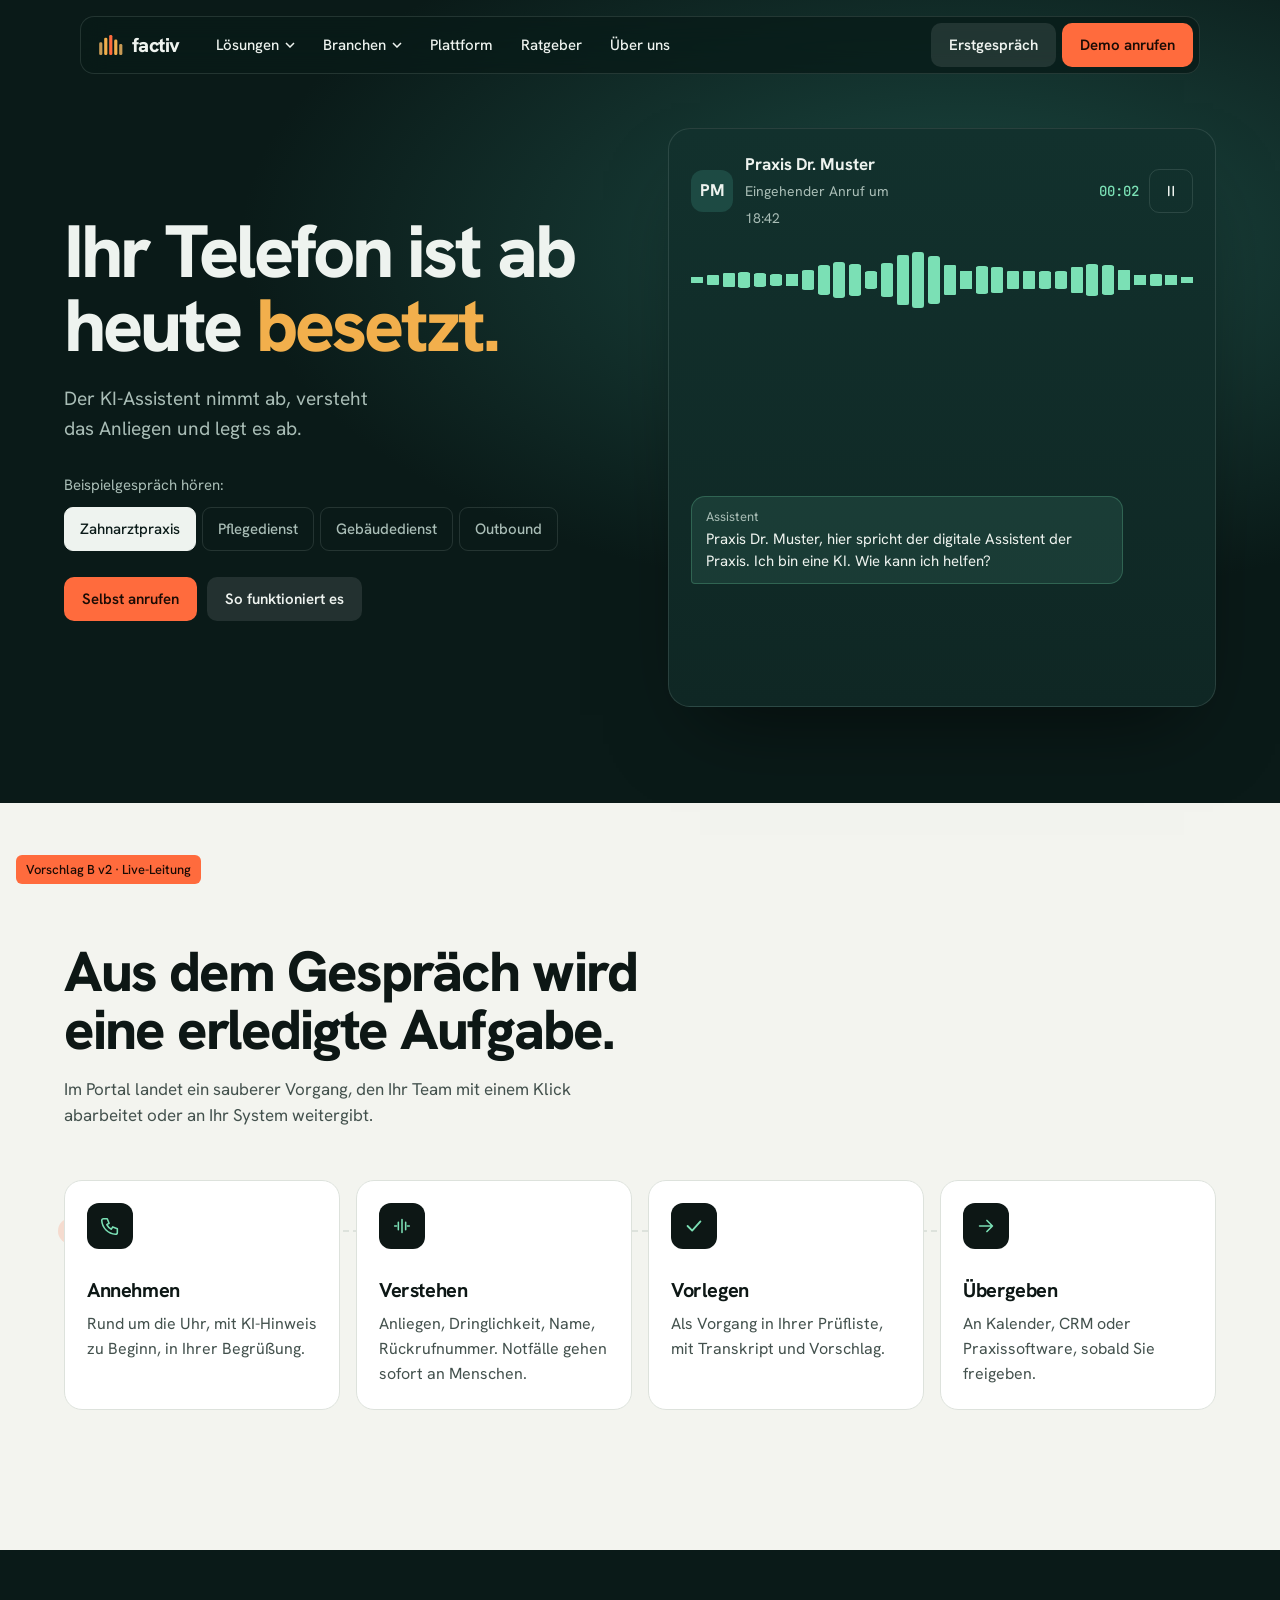
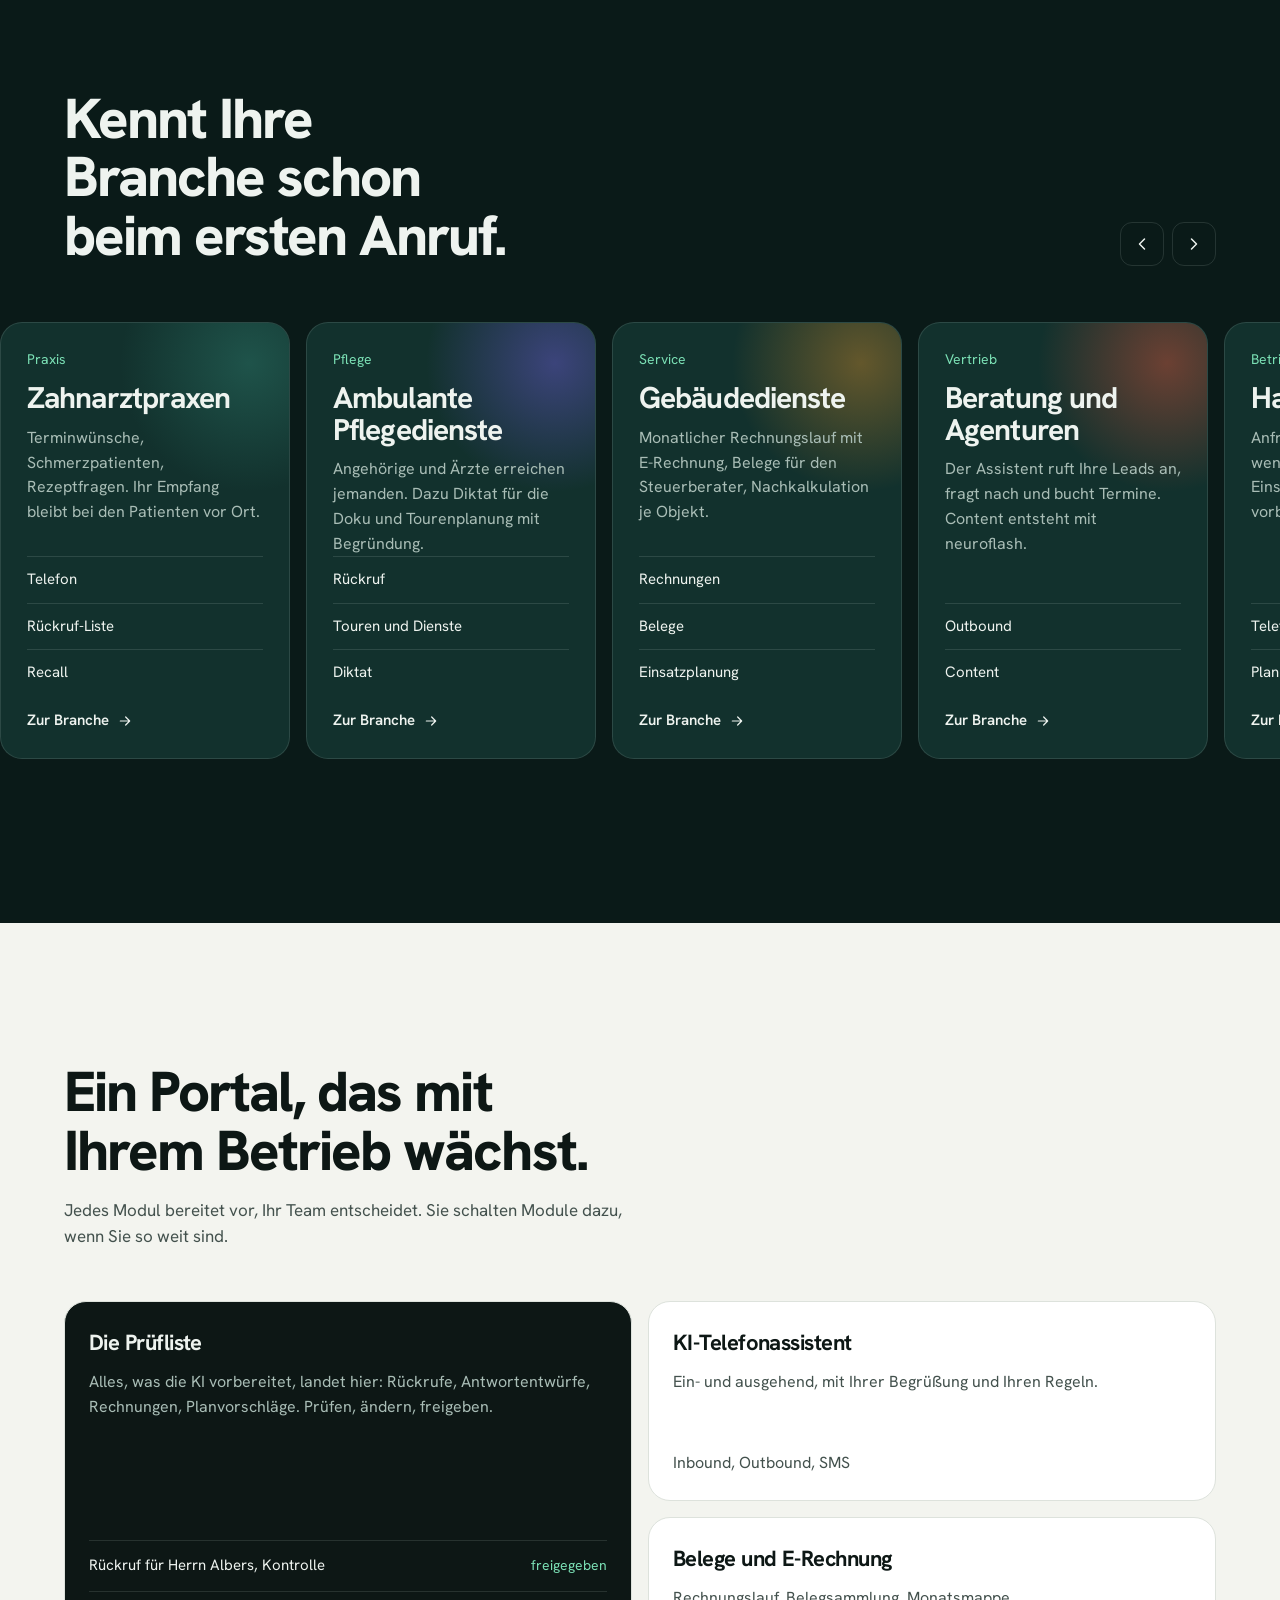
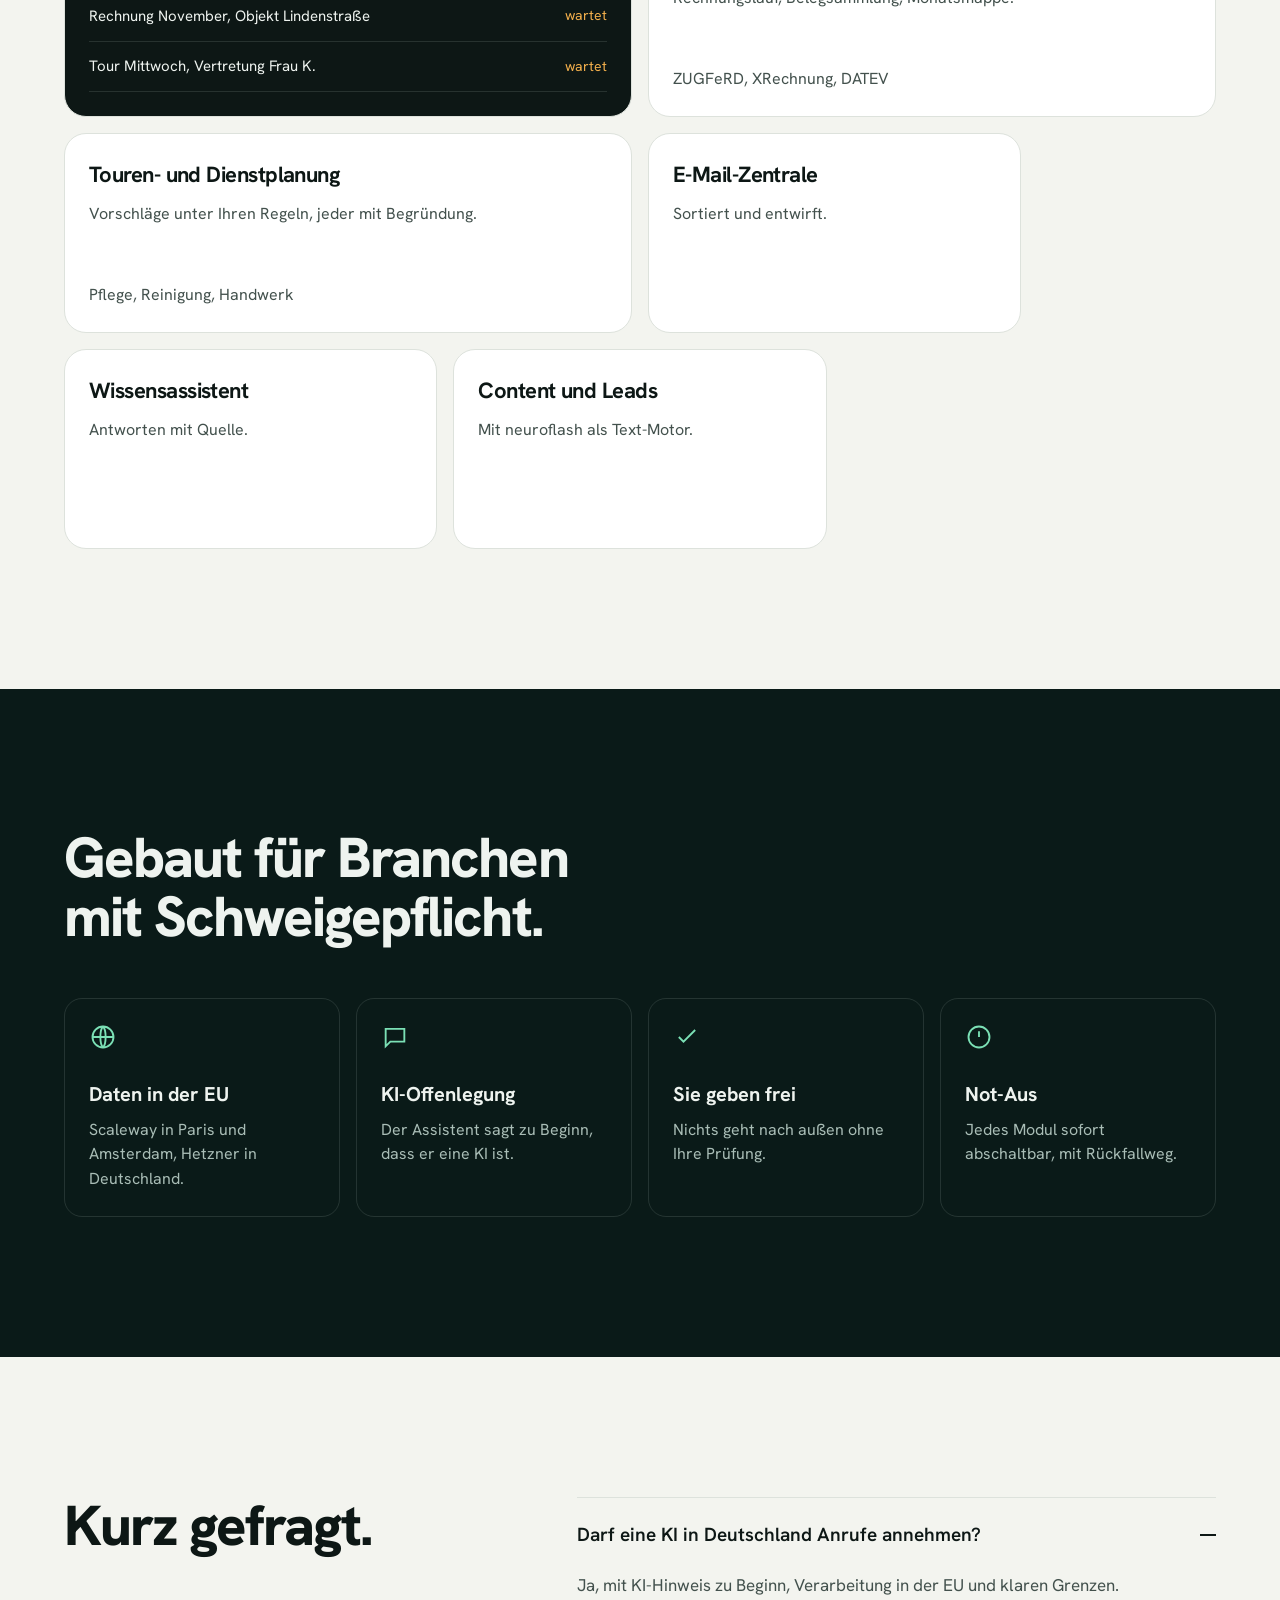
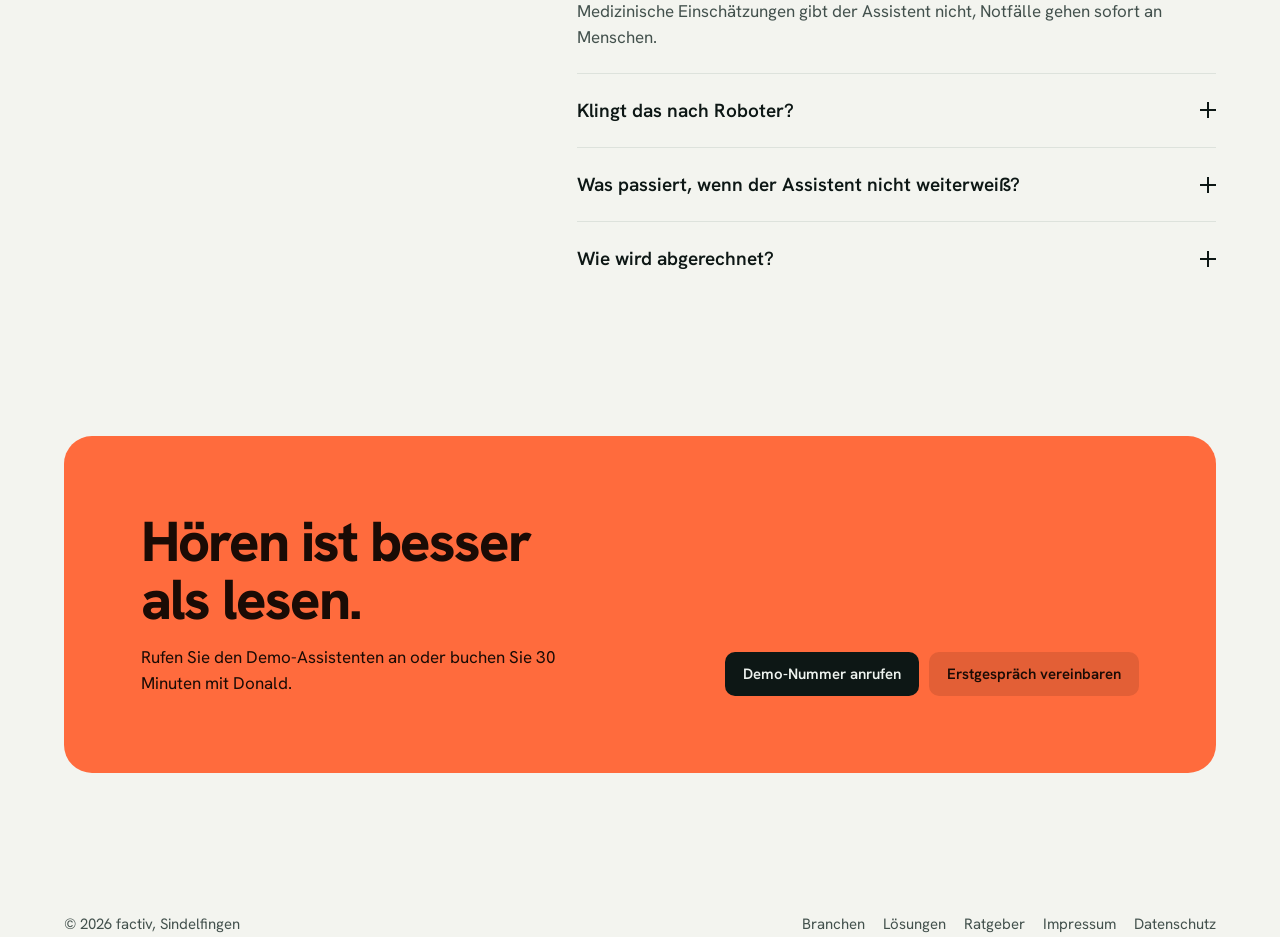
<file: design-exploration/v5-2026-11/B_live-leitung_v2.html>
<!DOCTYPE html>
<html lang="de">
<head>
<meta charset="utf-8">
<meta name="viewport" content="width=device-width, initial-scale=1">
<title>factiv – KI-Telefonassistent und Portal für Praxen, Pflege und Betriebe</title>
<meta name="description" content="Der KI-Telefonassistent von factiv nimmt Anrufe an, versteht das Anliegen und legt Rückruf oder Termin in Ihrem Portal ab. Für Zahnarztpraxen, Pflegedienste, Gebäudedienste und Beratungen. EU-gehostet.">
<link rel="preconnect" href="https://fonts.googleapis.com"><link rel="preconnect" href="https://fonts.gstatic.com" crossorigin>
<link href="https://fonts.googleapis.com/css2?family=Hanken+Grotesk:wght@400;500;600;700;800&family=JetBrains+Mono:wght@400;500&display=swap" rel="stylesheet">
<script type="application/ld+json">
{"@context":"https://schema.org","@graph":[
 {"@type":"Organization","name":"factiv","url":"https://factiv.eu/","areaServed":"DE","founder":{"@type":"Person","name":"Donald Vlahovic"}},
 {"@type":"Service","name":"KI-Telefonassistent","provider":{"@type":"Organization","name":"factiv"},"areaServed":"DE","audience":{"@type":"BusinessAudience","name":"Zahnarztpraxen, Arztpraxen, Pflegedienste, Gebäudedienste"}}
]}
</script>
<style>
/* hallmark · custom direction "Live-Leitung" (by request) · genre atmospheric/voice · signature: the live call in the hero, ending in a real task in the portal
   critique: v1 had eyebrows, tracked caps labels, unicode icons, card-in-card rows, unbelegte Status-Badges, JS-only h1, height-animated waveform, identical reveal on every section. v2 removes them.
   waive 10 (status dot): none left · answered: hero fits 1280x800 */
:root{
  --night:#0A1A18; --deep:#0F2724; --deep-2:#12312D; --deep-3:#1D4A43; --line:rgba(225,240,232,.12); --line-2:rgba(225,240,232,.22);
  --veil:rgba(10,26,24,.78); --tint:rgba(255,255,255,.06); --tint-2:rgba(255,255,255,.10); --mint-tint:rgba(123,224,181,.10); --mint-line:rgba(123,224,181,.24);
  --mist:#A9BDB6; --snow:#EEF3EF; --fog:#F3F4EF; --paper:#FFFFFF; --rule:#DDE2DC; --chip:#E7ECE6;
  --ink:#0D1715; --ink-2:#43514D; --coral:#FF6B3D; --coral-ink:#1A0B05; --coral-soft:rgba(26,11,5,.12); --amber:#F2AF4C; --mint:#7BE0B5; --bronze:#C89A55;
  --halo:rgba(255,107,61,.18); --b-zahn:#2E7D6E; --b-pflege:#6E5BD9; --b-geb:#C7862A; --b-ber:#D9533A; --b-hand:#3A7BD9;
  --shadow-lg:0 40px 80px -32px rgba(0,0,0,.55); --shadow-md:0 20px 40px -24px rgba(13,23,21,.28);
  --f:"Hanken Grotesk",system-ui,sans-serif; --m:"JetBrains Mono",ui-monospace,monospace;
  --out:cubic-bezier(.23,1,.32,1); --in-out:cubic-bezier(.77,0,.175,1);
  --pad:clamp(20px,5vw,64px); --max:1280px;
}
*{box-sizing:border-box;margin:0;padding:0}
html,body{overflow-x:clip}
body{font-family:var(--f);background:var(--fog);color:var(--ink);font-size:17px;line-height:1.55;-webkit-font-smoothing:antialiased}
::selection{background:var(--coral);color:var(--coral-ink)}
a{color:inherit;text-decoration:none}
:focus-visible{outline:2px solid var(--coral);outline-offset:3px;border-radius:6px}
.wrap{max-width:var(--max);margin:0 auto;padding:0 var(--pad)}
.sr{position:absolute;width:1px;height:1px;overflow:hidden;clip-path:inset(50%);white-space:nowrap}
h1,h2,h3{overflow-wrap:break-word;min-width:0;text-wrap:balance}

/* NAV */
header{position:fixed;inset:16px 0 auto;z-index:50;display:flex;justify-content:center;padding:0 16px}
.nav{display:flex;align-items:center;gap:6px;padding:6px 6px 6px 18px;border-radius:14px;background:var(--veil);backdrop-filter:blur(14px) saturate(140%);border:1px solid var(--line);color:var(--snow);width:min(1120px,100%);position:relative}
.logo{display:flex;gap:9px;align-items:center;font-weight:800;font-size:20px;letter-spacing:-.03em;margin-right:18px;min-height:44px}
.nav ul{display:flex;list-style:none;gap:2px}
.nav li{position:static}
.nav li>a,.nav li>button{display:flex;align-items:center;gap:6px;min-height:44px;padding:0 13px;border-radius:9px;font:500 15px var(--f);color:var(--snow);background:none;border:0;cursor:pointer;transition:background-color .15s var(--out)}
.nav li>button svg{transition:transform .2s var(--out)}
.nav li>button[aria-expanded=true] svg{transform:rotate(180deg)}
.drop{position:absolute;top:calc(100% + 12px);left:50%;translate:-50% 0;width:680px;display:grid;grid-template-columns:1fr 1fr 210px;gap:4px;padding:8px;border-radius:14px;background:var(--deep);border:1px solid var(--line);box-shadow:var(--shadow-lg);
  opacity:0;scale:.97;transform-origin:top center;pointer-events:none;visibility:hidden;transition:opacity .16s var(--out),scale .2s var(--out),visibility 0s .2s}
.drop::before{content:"";position:absolute;inset:-14px 0 auto;height:14px}
.nav li.open .drop{opacity:1;scale:1;pointer-events:auto;visibility:visible;transition:opacity .16s var(--out),scale .2s var(--out),visibility 0s}
.drop a{display:flex;gap:12px;padding:12px;border-radius:10px;transition:background-color .15s var(--out)}
.drop .ic{flex:0 0 34px;height:34px;border-radius:9px;display:grid;place-items:center;background:var(--mint-tint);color:var(--mint)}
.drop b{display:block;font-weight:600;font-size:15px}.drop span{font-size:14px;color:var(--mist)}
.drop .promo{grid-column:3;grid-row:1/span 3;border-radius:10px;padding:18px;background:linear-gradient(160deg,var(--deep-3),var(--night));display:flex;flex-direction:column;justify-content:flex-end;gap:6px}
.drop .promo b{font-size:18px;line-height:1.25}
.nav .cta{margin-left:auto;display:flex;gap:6px}
.menu-btn{display:none;width:44px;height:44px;border-radius:10px;border:0;background:var(--tint);color:var(--snow);cursor:pointer;place-items:center}
.btn{display:inline-flex;align-items:center;justify-content:center;gap:10px;min-height:44px;padding:0 18px;border-radius:10px;font:600 15px var(--f);border:0;cursor:pointer;transition:transform .16s var(--out),background-color .2s var(--out),box-shadow .2s var(--out)}
.btn:active{transform:scale(.97)}
.btn.coral{background:var(--coral);color:var(--coral-ink)}
.btn.glass{background:var(--tint-2);color:var(--snow)}
.btn.dark{background:var(--ink);color:var(--snow)}
.btn.soft{background:var(--coral-soft);color:var(--coral-ink)}
@media (hover:hover) and (pointer:fine){
  .nav li>a:hover,.nav li>button:hover{background:var(--tint-2)}
  .drop a:hover{background:var(--tint)}
  .btn.coral:hover{box-shadow:0 8px 24px -8px var(--coral)}
  .btn.glass:hover{background:var(--line-2)}
}

/* HERO */
.hero{background:radial-gradient(1200px 600px at 75% 30%,var(--deep-3) 0%,transparent 60%),var(--night);color:var(--snow);padding:128px 0 96px;position:relative}
.hg{display:grid;grid-template-columns:minmax(0,1fr) minmax(0,1fr);gap:56px;align-items:center}
h1{font-size:clamp(44px,5.8vw,84px);line-height:1;letter-spacing:-.04em;font-weight:800;margin-bottom:22px}
h1 .w{display:inline-block;animation:w .5s var(--out) both}
h1 .w:nth-child(2){animation-delay:.05s}h1 .w:nth-child(3){animation-delay:.1s}h1 .w:nth-child(4){animation-delay:.15s}h1 .w:nth-child(5){animation-delay:.2s}h1 .w:nth-child(6){animation-delay:.25s}
@keyframes w{from{opacity:0;transform:translateY(12px);filter:blur(6px)}}
h1 .hl{color:var(--amber)}
.lede{font-size:clamp(18px,1.5vw,21px);color:var(--mist);max-width:30ch}
.tabs-label{margin:30px 0 10px;font-size:15px;color:var(--mist)}
.tabs{display:flex;gap:6px;flex-wrap:wrap}
.tab{min-height:44px;padding:0 15px;border-radius:9px;font:500 15px var(--f);color:var(--mist);background:none;border:1px solid var(--line);cursor:pointer;transition:color .2s var(--out),border-color .2s var(--out),background-color .2s var(--out)}
.tab[aria-selected=true]{color:var(--night);background:var(--snow);border-color:var(--snow)}
@media (hover:hover) and (pointer:fine){.tab:hover:not([aria-selected=true]){border-color:var(--line-2);color:var(--snow)}}
.hero .row{display:flex;gap:10px;flex-wrap:wrap;margin-top:26px}

/* call card */
.call{position:relative;border-radius:22px;background:linear-gradient(180deg,var(--deep-2),var(--deep));border:1px solid var(--line);padding:22px 22px 30px;box-shadow:var(--shadow-lg)}
.call-top{display:flex;justify-content:space-between;align-items:center;gap:12px}
.who{display:flex;gap:12px;align-items:center;min-width:0}
.av{flex:0 0 42px;height:42px;border-radius:12px;background:var(--deep-3);display:grid;place-items:center;font-weight:700}
.who b{display:block}.who span{color:var(--mist);font-size:14px}
.call-ctl{display:flex;align-items:center;gap:10px}
.timer{font:500 14px var(--m);color:var(--mint);font-variant-numeric:tabular-nums}
.pause{width:44px;height:44px;border-radius:10px;border:1px solid var(--line);background:none;color:var(--snow);cursor:pointer;display:grid;place-items:center}
.wave{display:flex;gap:4px;align-items:center;height:64px;margin:18px 0 12px}
.wave i{flex:1;height:58px;border-radius:3px;background:var(--amber);transform:scaleY(.1);transform-origin:center;will-change:transform}
.wave i:nth-child(5n+3){background:var(--coral)}
.wave.ai i{background:var(--mint)}
.ts{height:260px;overflow:hidden;mask-image:linear-gradient(transparent,#000 22%)}
.ts>div{display:flex;flex-direction:column;justify-content:flex-end;gap:10px;min-height:100%}
.bub{max-width:86%;padding:11px 14px;border-radius:14px;font-size:15px;line-height:1.45;animation:bub .26s var(--out) both}
.bub.ai{background:var(--mint-tint);border:1px solid var(--mint-line);border-bottom-left-radius:4px}
.bub.caller{align-self:flex-end;background:var(--tint);border-bottom-right-radius:4px}
.bub small{display:block;font-size:13px;color:var(--mist);margin-bottom:2px}
@keyframes bub{from{opacity:0;transform:translateY(6px) scale(.98)}}
.result{margin-top:14px;background:var(--snow);color:var(--ink);border-radius:16px;padding:14px 16px;display:grid;grid-template-columns:auto minmax(0,1fr) auto;gap:14px;align-items:center;
  opacity:0;transform:translateY(8px) scale(.98);transition:opacity .22s var(--out),transform .28s var(--out)}
.result.show{opacity:1;transform:none}
.result .ok{width:36px;height:36px;border-radius:10px;background:var(--ink);color:var(--mint);display:grid;place-items:center}
.result b{display:block;font-size:15px}.result span{font-size:14px;color:var(--ink-2)}
.result .dest{font-size:13px;padding:5px 9px;border-radius:6px;background:var(--chip)}

/* sections */
section{padding:clamp(80px,11vw,140px) 0}
.sh{max-width:760px;margin-bottom:52px}
h2{font-size:clamp(34px,4.4vw,58px);line-height:1.04;letter-spacing:-.035em;font-weight:800}
.sh p{color:var(--ink-2);margin-top:16px;max-width:58ch}
/* flow */
.flow{position:relative;display:grid;grid-template-columns:repeat(4,minmax(0,1fr));gap:16px}
.flow .track{position:absolute;left:0;right:0;top:44px;height:14px;container-type:inline-size;z-index:0}
.flow .track::before{content:"";position:absolute;inset:6px 0 auto;border-top:2px dashed var(--rule)}
.pulse{position:absolute;left:0;top:0;width:14px;height:14px;border-radius:50%;background:var(--coral);box-shadow:0 0 0 6px var(--halo);animation:travel 4.8s var(--in-out) infinite}
@keyframes travel{0%{transform:translateX(0);opacity:0}8%,88%{opacity:1}100%{transform:translateX(calc(100cqw - 14px));opacity:0}}
.step{position:relative;z-index:1;background:var(--paper);border:1px solid var(--rule);border-radius:18px;padding:22px;transition:transform .25s var(--out),box-shadow .25s var(--out)}
@media (hover:hover) and (pointer:fine){.step:hover{transform:translateY(-3px);box-shadow:var(--shadow-md)}}
.step .n{width:46px;height:46px;border-radius:12px;background:var(--ink);color:var(--mint);display:grid;place-items:center;margin-bottom:26px}
.step h3{font-size:20px;letter-spacing:-.02em;margin-bottom:6px}
.step p{font-size:16px;color:var(--ink-2)}

/* branchen scroller */
.dark{background:var(--night);color:var(--snow)}
.dark .sh p{color:var(--mist)}
.sh-row{display:flex;justify-content:space-between;align-items:end;gap:24px;flex-wrap:wrap;max-width:none}
.scroller{display:grid;grid-auto-flow:column;grid-auto-columns:minmax(290px,370px);gap:16px;overflow-x:auto;scroll-snap-type:x mandatory;padding:4px var(--pad) 24px;margin:0 calc(var(--pad)*-1);scrollbar-width:none;overscroll-behavior-x:contain}
.scroller::-webkit-scrollbar{display:none}
.bcard{scroll-snap-align:start;border-radius:22px;padding:26px;min-height:400px;display:flex;flex-direction:column;background:var(--deep-2);border:1px solid var(--line);position:relative;overflow:hidden;transition:transform .3s var(--out),border-color .2s var(--out)}
.bcard .kind{font-size:14px;color:var(--mint)}
.bcard h3{font-size:30px;letter-spacing:-.03em;line-height:1.05;margin:12px 0 12px;position:relative}
.bcard p{color:var(--mist);font-size:16px;position:relative}
.bcard ul{list-style:none;margin-top:auto;border-top:1px solid var(--line);position:relative}
.bcard li{padding:11px 0;border-bottom:1px solid var(--line);font-size:15px;display:flex;justify-content:space-between}
.bcard li:last-child{border-bottom:0}
.bcard .more{margin-top:14px;font-size:15px;font-weight:600;color:var(--snow);display:inline-flex;gap:8px;align-items:center;position:relative}
.bcard .glow{position:absolute;width:260px;height:260px;border-radius:50%;right:-90px;top:-90px;background:radial-gradient(var(--c,var(--deep-3)),transparent 70%);opacity:.45;transition:transform .5s var(--out)}
@media (hover:hover) and (pointer:fine){.bcard:hover{transform:translateY(-4px);border-color:var(--line-2)}.bcard:hover .glow{transform:scale(1.25)}}
.sc-nav{display:flex;gap:8px}
.sc-nav button{width:44px;height:44px;border-radius:12px;border:1px solid var(--line);background:none;color:var(--snow);cursor:pointer;display:grid;place-items:center;transition:transform .16s var(--out)}
.sc-nav button:active{transform:scale(.95)}

/* bento */
.bento{display:grid;grid-template-columns:repeat(6,minmax(0,1fr));gap:16px}
.b{background:var(--paper);border:1px solid var(--rule);border-radius:22px;padding:24px;display:flex;flex-direction:column;gap:10px;min-height:200px}
.b h3{font-size:22px;letter-spacing:-.025em}
.b p{color:var(--ink-2);font-size:16px}
.b1{grid-column:span 3;grid-row:span 2;background:var(--ink);color:var(--snow)}.b1 p{color:var(--mist)}
.b2,.b3,.b4{grid-column:span 3}.b5,.b6,.b7{grid-column:span 2}
.queue{margin-top:auto;list-style:none;border-top:1px solid var(--line)}
.queue li{display:flex;align-items:center;gap:12px;padding:13px 0;border-bottom:1px solid var(--line);font-size:15px}
.queue .st{margin-left:auto;font-size:14px;color:var(--mint);white-space:nowrap}
.queue .wait .st{color:var(--amber)}
.tags{margin-top:auto;font-size:15px;color:var(--ink-2)}

/* trust */
.trust{display:grid;grid-template-columns:repeat(4,minmax(0,1fr));gap:16px}
.t{padding:24px;border-radius:18px;border:1px solid var(--line)}
.t b{display:block;font-size:20px;margin-bottom:8px}
.t p{color:var(--mist);font-size:16px}
.t svg{margin-bottom:20px;color:var(--mint)}

/* faq */
.faq{display:grid;grid-template-columns:minmax(0,1fr) minmax(0,1.4fr);gap:56px}
.faq details{border-top:1px solid var(--rule)}
.faq summary{cursor:pointer;list-style:none;font-weight:600;font-size:19px;display:flex;justify-content:space-between;align-items:center;gap:20px;padding:22px 0;min-height:44px}
.faq summary::-webkit-details-marker{display:none}
.faq summary i{flex:0 0 16px;height:16px;position:relative}
.faq summary i::before,.faq summary i::after{content:"";position:absolute;left:0;right:0;top:7px;height:2px;background:var(--ink);transition:transform .2s var(--out)}
.faq summary i::after{transform:rotate(90deg)}
.faq details[open] summary i::after{transform:rotate(0)}
.faq details p{color:var(--ink-2);padding-bottom:22px;max-width:62ch}

.final{background:var(--coral);color:var(--coral-ink);border-radius:28px;padding:clamp(40px,6vw,80px);display:grid;grid-template-columns:minmax(0,1.3fr) minmax(0,1fr);gap:40px;align-items:end}
.final .acts{display:flex;gap:10px;flex-wrap:wrap;justify-content:flex-end}
footer{padding:48px 0;color:var(--ink-2);font-size:15px;display:flex;justify-content:space-between;flex-wrap:wrap;gap:12px}
footer nav{display:flex;gap:18px;flex-wrap:wrap}

.proto{position:fixed;bottom:16px;left:16px;z-index:99;font:500 13px var(--f);background:var(--coral);color:var(--coral-ink);padding:6px 10px;border-radius:6px}

@media(max-width:980px){
 .nav ul{display:none;position:absolute;top:calc(100% + 8px);left:0;right:0;flex-direction:column;background:var(--deep);border:1px solid var(--line);border-radius:14px;padding:8px}
 .nav.mopen ul{display:flex}
 .nav .drop{display:none}
 .nav .cta .glass{display:none}
 .menu-btn{display:grid}
 .hero{padding-top:112px}
 .hg,.faq,.final{grid-template-columns:minmax(0,1fr)}
 .final .acts{justify-content:flex-start}
 .flow,.trust{grid-template-columns:repeat(2,minmax(0,1fr))}.flow .track{display:none}
 .bento{grid-template-columns:minmax(0,1fr)}.bento>.b{grid-column:auto;grid-row:auto}
}
@media(max-width:560px){.flow,.trust{grid-template-columns:minmax(0,1fr)}.ts{height:230px}}
@media(prefers-reduced-motion:reduce){
 h1 .w,.bub{animation:none}
 .pulse{animation:none;opacity:0}
 .result,.drop,.step,.bcard,.bcard .glow{transition-property:opacity}
 html{scroll-behavior:auto}
}
</style>
</head>
<body>
<div class="proto">Vorschlag B v2 · Live-Leitung</div>

<svg width="0" height="0" style="position:absolute" aria-hidden="true">
 <symbol id="i-phone" viewBox="0 0 24 24"><path d="M5 4h4l2 5-2.5 1.5a11 11 0 0 0 5 5L15 13l5 2v4a2 2 0 0 1-2 2A16 16 0 0 1 3 6a2 2 0 0 1 2-2" fill="none" stroke="currentColor" stroke-width="1.7" stroke-linejoin="round"/></symbol>
 <symbol id="i-out" viewBox="0 0 24 24"><path d="M7 17 17 7M9 7h8v8" fill="none" stroke="currentColor" stroke-width="1.7" stroke-linecap="round" stroke-linejoin="round"/></symbol>
 <symbol id="i-mail" viewBox="0 0 24 24"><rect x="3" y="5" width="18" height="14" rx="2" fill="none" stroke="currentColor" stroke-width="1.7"/><path d="m3.5 6 8.5 7 8.5-7" fill="none" stroke="currentColor" stroke-width="1.7"/></symbol>
 <symbol id="i-doc" viewBox="0 0 24 24"><path d="M7 3h7l4 4v14H7z M14 3v4h4 M10 12h5M10 16h5" fill="none" stroke="currentColor" stroke-width="1.7" stroke-linejoin="round"/></symbol>
 <symbol id="i-route" viewBox="0 0 24 24"><circle cx="6" cy="18" r="2.2" fill="none" stroke="currentColor" stroke-width="1.7"/><circle cx="18" cy="6" r="2.2" fill="none" stroke="currentColor" stroke-width="1.7"/><path d="M8 18h7a3 3 0 0 0 0-6H9a3 3 0 0 1 0-6h7" fill="none" stroke="currentColor" stroke-width="1.7"/></symbol>
 <symbol id="i-pen" viewBox="0 0 24 24"><path d="M4 20l4-1 11-11-3-3L5 16z" fill="none" stroke="currentColor" stroke-width="1.7" stroke-linejoin="round"/></symbol>
 <symbol id="i-wave" viewBox="0 0 24 24"><path d="M4 12h2M8 8v8M12 5v14M16 8v8M20 12h-2" fill="none" stroke="currentColor" stroke-width="1.7" stroke-linecap="round"/></symbol>
 <symbol id="i-check" viewBox="0 0 24 24"><path d="m5 12 5 5L19 7" fill="none" stroke="currentColor" stroke-width="2" stroke-linecap="round" stroke-linejoin="round"/></symbol>
 <symbol id="i-arrow" viewBox="0 0 24 24"><path d="M5 12h14M13 6l6 6-6 6" fill="none" stroke="currentColor" stroke-width="1.8" stroke-linecap="round" stroke-linejoin="round"/></symbol>
 <symbol id="i-left" viewBox="0 0 24 24"><path d="M15 6l-6 6 6 6" fill="none" stroke="currentColor" stroke-width="1.8" stroke-linecap="round" stroke-linejoin="round"/></symbol>
 <symbol id="i-right" viewBox="0 0 24 24"><path d="M9 6l6 6-6 6" fill="none" stroke="currentColor" stroke-width="1.8" stroke-linecap="round" stroke-linejoin="round"/></symbol>
 <symbol id="i-pause" viewBox="0 0 24 24"><path d="M9 6v12M15 6v12" fill="none" stroke="currentColor" stroke-width="2" stroke-linecap="round"/></symbol>
 <symbol id="i-play" viewBox="0 0 24 24"><path d="M8 5v14l11-7z" fill="currentColor"/></symbol>
</svg>

<header>
 <nav class="nav" aria-label="Hauptnavigation" id="nav">
  <a href="#" class="logo" aria-label="factiv Startseite"><svg width="24" height="20" viewBox="0 0 26 22" aria-hidden="true"><rect x="0" y="8" width="3.5" height="14" rx="1.5" fill="var(--bronze)"/><rect x="5.5" y="3" width="3.5" height="19" rx="1.5" fill="var(--amber)"/><rect x="11" y="0" width="3.5" height="22" rx="1.5" fill="var(--coral)"/><rect x="16.5" y="5" width="3.5" height="17" rx="1.5" fill="var(--amber)"/><rect x="22" y="10" width="3.5" height="12" rx="1.5" fill="var(--bronze)"/></svg>factiv</a>
  <ul id="menu">
   <li><button aria-expanded="false" aria-controls="drop-l">Lösungen <svg width="10" height="6" viewBox="0 0 10 6" aria-hidden="true"><path d="M1 1l4 4 4-4" stroke="currentColor" fill="none" stroke-width="1.5"/></svg></button>
    <div class="drop" id="drop-l">
     <a href="#"><span class="ic"><svg width="18" height="18"><use href="#i-phone"/></svg></span><div><b>KI-Telefonassistent</b><span>Eingehende Anrufe, rund um die Uhr</span></div></a>
     <a href="#"><span class="ic"><svg width="18" height="18"><use href="#i-out"/></svg></span><div><b>Outbound-Terminierung</b><span>Leads anrufen, Termine buchen</span></div></a>
     <a href="#"><span class="ic"><svg width="18" height="18"><use href="#i-mail"/></svg></span><div><b>E-Mail-Zentrale</b><span>Sortieren, entwerfen, freigeben</span></div></a>
     <a href="#"><span class="ic"><svg width="18" height="18"><use href="#i-doc"/></svg></span><div><b>Belege und E-Rechnung</b><span>ZUGFeRD, XRechnung, DATEV</span></div></a>
     <a href="#"><span class="ic"><svg width="18" height="18"><use href="#i-route"/></svg></span><div><b>Touren- und Dienstplanung</b><span>Vorschläge mit Begründung</span></div></a>
     <a href="#"><span class="ic"><svg width="18" height="18"><use href="#i-pen"/></svg></span><div><b>Content und Leads</b><span>Mit neuroflash als Text-Motor</span></div></a>
     <a class="promo" href="#kontakt"><b>Rufen Sie den Demo-Assistenten an</b><span>Zahnarzt, Pflege oder Outbound</span></a>
    </div></li>
   <li><button aria-expanded="false" aria-controls="drop-b">Branchen <svg width="10" height="6" viewBox="0 0 10 6" aria-hidden="true"><path d="M1 1l4 4 4-4" stroke="currentColor" fill="none" stroke-width="1.5"/></svg></button>
    <div class="drop" id="drop-b">
     <a href="#"><div><b>Zahnarztpraxen</b><span>Termine, Schmerzpatienten, Rezepte</span></div></a>
     <a href="#"><div><b>Arztpraxen</b><span>Hausarzt und Facharzt</span></div></a>
     <a href="#"><div><b>Pflegedienste</b><span>Rückruf, Diktat, Touren</span></div></a>
     <a href="#"><div><b>Gebäudedienste</b><span>Rechnungslauf, Einsätze</span></div></a>
     <a href="#"><div><b>Handwerk</b><span>Anfragen und Einsätze</span></div></a>
     <a href="#"><div><b>Beratung und Agenturen</b><span>Outbound und Content</span></div></a>
     <a class="promo" href="#"><b>Darf eine KI in der Praxis ans Telefon?</b><span>Aus dem Ratgeber</span></a>
    </div></li>
   <li><a href="#">Plattform</a></li>
   <li><a href="#">Ratgeber</a></li>
   <li><a href="#">Über uns</a></li>
  </ul>
  <div class="cta"><a class="btn glass" href="#kontakt">Erstgespräch</a><a class="btn coral" href="#kontakt">Demo anrufen</a>
   <button class="menu-btn" aria-label="Menü öffnen" aria-expanded="false" aria-controls="menu"><svg width="20" height="20" viewBox="0 0 24 24" aria-hidden="true"><path d="M4 7h16M4 12h16M4 17h16" stroke="currentColor" stroke-width="1.8" stroke-linecap="round"/></svg></button></div>
 </nav>
</header>

<main>
<section class="hero" aria-labelledby="h1">
 <div class="wrap hg">
  <div>
   <h1 id="h1"><span class="w">Ihr</span> <span class="w">Telefon</span> <span class="w">ist</span> <span class="w">ab</span> <span class="w">heute</span> <span class="w hl">besetzt.</span></h1>
   <p class="lede">Der KI-Assistent nimmt ab, versteht das Anliegen und legt es ab.</p>
   <p class="tabs-label" id="tabs-label">Beispielgespräch hören:</p>
   <div class="tabs" role="tablist" aria-labelledby="tabs-label">
    <button class="tab" role="tab" id="t-zahn" aria-selected="true" aria-controls="callpanel" data-s="zahn">Zahnarztpraxis</button>
    <button class="tab" role="tab" id="t-pflege" aria-selected="false" aria-controls="callpanel" tabindex="-1" data-s="pflege">Pflegedienst</button>
    <button class="tab" role="tab" id="t-geb" aria-selected="false" aria-controls="callpanel" tabindex="-1" data-s="geb">Gebäudedienst</button>
    <button class="tab" role="tab" id="t-out" aria-selected="false" aria-controls="callpanel" tabindex="-1" data-s="out">Outbound</button>
   </div>
   <div class="row"><a class="btn coral" href="#kontakt">Selbst anrufen</a><a class="btn glass" href="#ablauf">So funktioniert es</a></div>
  </div>
  <div class="call" id="callpanel" role="tabpanel" aria-labelledby="t-zahn">
   <div class="call-top">
    <div class="who"><div class="av" id="av" aria-hidden="true">PM</div><div><b id="who">Praxis Dr. Muster</b><span id="sub">Eingehender Anruf um 18:42</span></div></div>
    <div class="call-ctl"><span class="timer" id="t" aria-hidden="true">00:00</span><button class="pause" id="pause" aria-label="Animation pausieren" aria-pressed="false"><svg width="18" height="18"><use href="#i-pause"/></svg></button></div>
   </div>
   <div class="wave" id="wave" aria-hidden="true"></div>
   <div class="ts" aria-hidden="true"><div id="ts"></div></div>
   <p class="sr" id="sr-summary">Beispiel: Ein Patient wünscht einen Kontrolltermin am Vormittag. Der Assistent nimmt Namen und Rückrufnummer auf und legt einen Rückruf in der Prüfliste an.</p>
   <div class="result" id="res" aria-live="polite"><span class="ok" aria-hidden="true"><svg width="18" height="18"><use href="#i-check"/></svg></span><div><b id="rt">Rückruf angelegt</b><span id="rs">Herr Albers, Kontrolltermin, vormittags</span></div><span class="dest" id="rm">Prüfliste</span></div>
  </div>
 </div>
</section>

<section id="ablauf" aria-labelledby="h-ablauf">
 <div class="wrap">
  <div class="sh"><h2 id="h-ablauf">Aus dem Gespräch wird eine erledigte Aufgabe.</h2><p>Im Portal landet ein sauberer Vorgang, den Ihr Team mit einem Klick abarbeitet oder an Ihr System weitergibt.</p></div>
  <div class="flow">
   <div class="track" aria-hidden="true"><span class="pulse"></span></div>
   <div class="step"><div class="n"><svg width="22" height="22" aria-hidden="true"><use href="#i-phone"/></svg></div><h3>Annehmen</h3><p>Rund um die Uhr, mit KI-Hinweis zu Beginn, in Ihrer Begrüßung.</p></div>
   <div class="step"><div class="n"><svg width="22" height="22" aria-hidden="true"><use href="#i-wave"/></svg></div><h3>Verstehen</h3><p>Anliegen, Dringlichkeit, Name, Rückrufnummer. Notfälle gehen sofort an Menschen.</p></div>
   <div class="step"><div class="n"><svg width="22" height="22" aria-hidden="true"><use href="#i-check"/></svg></div><h3>Vorlegen</h3><p>Als Vorgang in Ihrer Prüfliste, mit Transkript und Vorschlag.</p></div>
   <div class="step"><div class="n"><svg width="22" height="22" aria-hidden="true"><use href="#i-arrow"/></svg></div><h3>Übergeben</h3><p>An Kalender, CRM oder Praxissoftware, sobald Sie freigeben.</p></div>
  </div>
 </div>
</section>

<section class="dark" aria-labelledby="h-branchen">
 <div class="wrap">
  <div class="sh sh-row"><h2 id="h-branchen" style="max-width:16ch">Kennt Ihre Branche schon beim ersten Anruf.</h2><div class="sc-nav"><button aria-label="Vorherige Branche" data-d="-1"><svg width="20" height="20" aria-hidden="true"><use href="#i-left"/></svg></button><button aria-label="Nächste Branche" data-d="1"><svg width="20" height="20" aria-hidden="true"><use href="#i-right"/></svg></button></div></div>
  <div class="scroller" id="sc" tabindex="0" aria-label="Branchen">
   <a class="bcard" href="#" style="--c:var(--b-zahn)"><span class="glow"></span><span class="kind">Praxis</span><h3>Zahnarzt&shy;praxen</h3><p>Terminwünsche, Schmerzpatienten, Rezeptfragen. Ihr Empfang bleibt bei den Patienten vor Ort.</p><ul><li>Telefon</li><li>Rückruf-Liste</li><li>Recall</li></ul><span class="more">Zur Branche <svg width="16" height="16" aria-hidden="true"><use href="#i-arrow"/></svg></span></a>
   <a class="bcard" href="#" style="--c:var(--b-pflege)"><span class="glow"></span><span class="kind">Pflege</span><h3>Ambulante Pflegedienste</h3><p>Angehörige und Ärzte erreichen jemanden. Dazu Diktat für die Doku und Tourenplanung mit Begründung.</p><ul><li>Rückruf</li><li>Touren und Dienste</li><li>Diktat</li></ul><span class="more">Zur Branche <svg width="16" height="16" aria-hidden="true"><use href="#i-arrow"/></svg></span></a>
   <a class="bcard" href="#" style="--c:var(--b-geb)"><span class="glow"></span><span class="kind">Service</span><h3>Gebäude&shy;dienste</h3><p>Monatlicher Rechnungslauf mit E-Rechnung, Belege für den Steuerberater, Nachkalkulation je Objekt.</p><ul><li>Rechnungen</li><li>Belege</li><li>Einsatzplanung</li></ul><span class="more">Zur Branche <svg width="16" height="16" aria-hidden="true"><use href="#i-arrow"/></svg></span></a>
   <a class="bcard" href="#" style="--c:var(--b-ber)"><span class="glow"></span><span class="kind">Vertrieb</span><h3>Beratung und Agenturen</h3><p>Der Assistent ruft Ihre Leads an, fragt nach und bucht Termine. Content entsteht mit neuroflash.</p><ul><li>Outbound</li><li>Content</li></ul><span class="more">Zur Branche <svg width="16" height="16" aria-hidden="true"><use href="#i-arrow"/></svg></span></a>
   <a class="bcard" href="#" style="--c:var(--b-hand)"><span class="glow"></span><span class="kind">Betrieb</span><h3>Handwerk</h3><p>Anfragen aufnehmen, auch wenn alle auf der Baustelle sind. Einsätze planen, Angebote vorbereiten.</p><ul><li>Telefon</li><li>Planung</li></ul><span class="more">Zur Branche <svg width="16" height="16" aria-hidden="true"><use href="#i-arrow"/></svg></span></a>
  </div>
 </div>
</section>

<section aria-labelledby="h-plattform">
 <div class="wrap">
  <div class="sh"><h2 id="h-plattform">Ein Portal, das mit Ihrem Betrieb wächst.</h2><p>Jedes Modul bereitet vor, Ihr Team entscheidet. Sie schalten Module dazu, wenn Sie so weit sind.</p></div>
  <div class="bento">
   <div class="b b1"><h3>Die Prüfliste</h3><p>Alles, was die KI vorbereitet, landet hier: Rückrufe, Antwortentwürfe, Rechnungen, Planvorschläge. Prüfen, ändern, freigeben.</p>
    <ul class="queue" aria-label="Beispiel-Einträge"><li>Rückruf für Herrn Albers, Kontrolle<span class="st">freigegeben</span></li><li class="wait">Rechnung November, Objekt Lindenstraße<span class="st">wartet</span></li><li class="wait">Tour Mittwoch, Vertretung Frau K.<span class="st">wartet</span></li></ul></div>
   <div class="b b2"><h3>KI-Telefonassistent</h3><p>Ein- und ausgehend, mit Ihrer Begrüßung und Ihren Regeln.</p><p class="tags">Inbound, Outbound, SMS</p></div>
   <div class="b b3"><h3>Belege und E-Rechnung</h3><p>Rechnungslauf, Belegsammlung, Monatsmappe.</p><p class="tags">ZUGFeRD, XRechnung, DATEV</p></div>
   <div class="b b4"><h3>Touren- und Dienstplanung</h3><p>Vorschläge unter Ihren Regeln, jeder mit Begründung.</p><p class="tags">Pflege, Reinigung, Handwerk</p></div>
   <div class="b b5"><h3>E-Mail-Zentrale</h3><p>Sortiert und entwirft.</p></div>
   <div class="b b6"><h3>Wissensassistent</h3><p>Antworten mit Quelle.</p></div>
   <div class="b b7"><h3>Content und Leads</h3><p>Mit neuroflash als Text-Motor.</p></div>
  </div>
 </div>
</section>

<section class="dark" aria-labelledby="h-sicher">
 <div class="wrap">
  <div class="sh"><h2 id="h-sicher">Gebaut für Branchen mit Schweigepflicht.</h2></div>
  <div class="trust">
   <div class="t"><svg width="28" height="28" viewBox="0 0 24 24" fill="none" stroke="currentColor" stroke-width="1.6" aria-hidden="true"><circle cx="12" cy="12" r="9"/><path d="M3 12h18M12 3c3 3 3 15 0 18M12 3c-3 3-3 15 0 18"/></svg><b>Daten in der EU</b><p>Scaleway in Paris und Amsterdam, Hetzner in Deutschland.</p></div>
   <div class="t"><svg width="28" height="28" viewBox="0 0 24 24" fill="none" stroke="currentColor" stroke-width="1.6" aria-hidden="true"><path d="M4 5h16v11H8l-4 4z"/></svg><b>KI-Offenlegung</b><p>Der Assistent sagt zu Beginn, dass er eine KI ist.</p></div>
   <div class="t"><svg width="28" height="28" viewBox="0 0 24 24" fill="none" stroke="currentColor" stroke-width="1.6" aria-hidden="true"><path d="M5 12l4 4 10-10"/></svg><b>Sie geben frei</b><p>Nichts geht nach außen ohne Ihre Prüfung.</p></div>
   <div class="t"><svg width="28" height="28" viewBox="0 0 24 24" fill="none" stroke="currentColor" stroke-width="1.6" aria-hidden="true"><circle cx="12" cy="12" r="9"/><path d="M12 7v5"/></svg><b>Not-Aus</b><p>Jedes Modul sofort abschaltbar, mit Rückfallweg.</p></div>
  </div>
 </div>
</section>

<section aria-labelledby="h-faq">
 <div class="wrap faq">
  <div><h2 id="h-faq">Kurz gefragt.</h2></div>
  <div>
   <details open><summary>Darf eine KI in Deutschland Anrufe annehmen?<i aria-hidden="true"></i></summary><p>Ja, mit KI-Hinweis zu Beginn, Verarbeitung in der EU und klaren Grenzen. Medizinische Einschätzungen gibt der Assistent nicht, Notfälle gehen sofort an Menschen.</p></details>
   <details><summary>Klingt das nach Roboter?<i aria-hidden="true"></i></summary><p>Rufen Sie selbst an und urteilen Sie. Stimme, Begrüßung und Tempo stellen wir auf Ihren Betrieb ein.</p></details>
   <details><summary>Was passiert, wenn der Assistent nicht weiterweiß?<i aria-hidden="true"></i></summary><p>Er sagt es, nimmt einen Rückrufwunsch auf und legt ihn mit Transkript in Ihre Prüfliste.</p></details>
   <details><summary>Wie wird abgerechnet?<i aria-hidden="true"></i></summary><p>Grundgebühr für das Portal, Preis je aktivem Modul, KI-Verbrauch nach Nutzung.</p></details>
  </div>
 </div>
</section>

<section id="kontakt" style="padding-top:0" aria-labelledby="h-kontakt">
 <div class="wrap"><div class="final"><div><h2 id="h-kontakt">Hören ist besser als lesen.</h2><p style="margin-top:14px;max-width:44ch">Rufen Sie den Demo-Assistenten an oder buchen Sie 30 Minuten mit Donald.</p></div><div class="acts"><a class="btn dark" href="#">Demo-Nummer anrufen</a><a class="btn soft" href="mailto:hello@factiv.eu">Erstgespräch vereinbaren</a></div></div></div>
</section>
</main>
<footer class="wrap"><span>© 2026 factiv, Sindelfingen</span><nav aria-label="Fußzeile"><a href="#">Branchen</a><a href="#">Lösungen</a><a href="#">Ratgeber</a><a href="#">Impressum</a><a href="#">Datenschutz</a></nav></footer>

<script>
const reduce=matchMedia('(prefers-reduced-motion: reduce)').matches;
const $=id=>document.getElementById(id);

/* nav: click/keyboard disclosure, hover only with a fine pointer, Escape closes */
const items=[...document.querySelectorAll('.nav li')].filter(li=>li.querySelector('.drop'));
function setOpen(li,open){li.classList.toggle('open',open);li.querySelector('button').setAttribute('aria-expanded',open)}
items.forEach(li=>{
 const btn=li.querySelector('button');let t;
 btn.addEventListener('click',()=>{const o=!li.classList.contains('open');items.forEach(x=>setOpen(x,false));setOpen(li,o)});
 if(matchMedia('(hover:hover) and (pointer:fine)').matches){
  li.addEventListener('pointerenter',()=>{clearTimeout(t);items.forEach(x=>x!==li&&setOpen(x,false));setOpen(li,true)});
  li.addEventListener('pointerleave',()=>{t=setTimeout(()=>setOpen(li,false),120)});
 }
 li.addEventListener('focusout',e=>{if(!li.contains(e.relatedTarget))setOpen(li,false)});
});
addEventListener('keydown',e=>{if(e.key==='Escape'){const o=items.find(li=>li.classList.contains('open'));if(o){setOpen(o,false);o.querySelector('button').focus()}}});
const mb=document.querySelector('.menu-btn');
mb.addEventListener('click',()=>{const o=!$('nav').classList.contains('mopen');$('nav').classList.toggle('mopen',o);mb.setAttribute('aria-expanded',o);mb.setAttribute('aria-label',o?'Menü schließen':'Menü öffnen')});

/* waveform: fixed-height bars, transform only, rAF runs only while visible and playing */
const wave=$('wave');const N=32;for(let i=0;i<N;i++)wave.appendChild(document.createElement('i'));
const bars=[...wave.children];let speaking=null,ph=0,raf=0,visible=true,paused=false;
function frame(){ph+=.16;for(let i=0;i<N;i++){const env=Math.sin((i+.5)/N*Math.PI);const v=speaking?(.22+.78*Math.abs(Math.sin(ph+i*.55)*Math.cos(ph*.7+i*.21)))*env:.08;bars[i].style.transform=`scaleY(${.08+v*.92})`}raf=requestAnimationFrame(frame)}
function startWave(){if(!raf&&!reduce&&visible&&!paused&&!document.hidden)raf=requestAnimationFrame(frame)}
function stopWave(){cancelAnimationFrame(raf);raf=0}
if(reduce)bars.forEach((b,i)=>b.style.transform=`scaleY(${.15+Math.sin((i+.5)/N*Math.PI)*.5})`);

/* call simulation */
const S={
 zahn:{tab:'t-zahn',who:'Praxis Dr. Muster',av:'PM',sub:'Eingehender Anruf um 18:42',lines:[['ai','Praxis Dr. Muster, hier spricht der digitale Assistent der Praxis. Ich bin eine KI. Wie kann ich helfen?'],['caller','Ich bräuchte einen Kontrolltermin, gern vormittags.'],['ai','Gern. Darf ich Ihren Namen und eine Rückrufnummer notieren?'],['caller','Albers, 0171 …'],['ai','Danke, Herr Albers. Die Praxis meldet sich morgen mit einem Vormittagstermin.']],r:['Rückruf angelegt','Herr Albers, Kontrolltermin, vormittags','Prüfliste']},
 pflege:{tab:'t-pflege',who:'Pflegedienst Sonnenhof',av:'PS',sub:'Eingehender Anruf um 07:10',lines:[['ai','Pflegedienst Sonnenhof, Sie sprechen mit der KI-Assistenz. Worum geht es?'],['caller','Meine Mutter braucht morgen den Einsatz eine Stunde später.'],['ai','Verstanden. Wie heißt Ihre Mutter, und unter welcher Nummer erreicht Sie die Pflegedienstleitung?'],['caller','Erika Brandt, 07031 …'],['ai','Ich gebe das an die Einsatzplanung weiter. Sie bekommen heute eine Bestätigung.']],r:['Tourenänderung vorgeschlagen','Frau Brandt, Donnerstag eine Stunde später, Tour 3','Planung']},
 geb:{tab:'t-geb',who:'Gebäudeservice Lind',av:'GL',sub:'Eingehender Anruf um 16:05',lines:[['ai','Gebäudeservice Lind, Sie sprechen mit der KI-Assistenz. Wie kann ich helfen?'],['caller','Im Objekt Lindenstraße wurde das Treppenhaus heute nicht gereinigt.'],['ai','Das tut mir leid. Ich nehme eine Reklamation für die Lindenstraße auf. Wer ist Ihr Ansprechpartner vor Ort?'],['caller','Hausverwaltung Kraus.'],['ai','Danke. Die Objektleitung meldet sich bis morgen 10 Uhr.']],r:['Reklamation erfasst','Objekt Lindenstraße, Treppenhaus','Prüfliste']},
 out:{tab:'t-out',who:'Weber GmbH',av:'WG',sub:'Ausgehender Anruf um 10:20',lines:[['ai','Guten Tag, hier ist die KI-Assistenz der Energieberatung. Sie hatten sich für eine Beratung interessiert. Passt es kurz?'],['caller','Ja, kurz.'],['ai','Geht es um Ihr Firmengebäude oder um Privat?'],['caller','Um die Halle in Böblingen.'],['ai','Dann buche ich Ihnen einen Termin mit dem Berater. Passt Dienstag um 10 Uhr?'],['caller','Ja, passt.']],r:['Termin gebucht','Weber GmbH, Dienstag 10 Uhr, Halle','CRM']}
};
const ts=$('ts'),res=$('res'),panel=$('callpanel');
let run=0,sec=0,cur='zahn';
setInterval(()=>{if(paused||!visible||document.hidden||reduce)return;sec++;$('t').textContent=String(Math.floor(sec/60)).padStart(2,'0')+':'+String(sec%60).padStart(2,'0')},1000);
const sleep=ms=>new Promise(r=>setTimeout(r,ms));
async function wait(ms,my){let left=ms;while(left>0){if(my!==run)return false;await sleep(100);if(!paused&&visible&&!document.hidden)left-=100}return my===run}
function header(s){$('who').textContent=s.who;$('av').textContent=s.av;$('sub').textContent=s.sub;panel.setAttribute('aria-labelledby',s.tab)}
function bubble(k,txt){const d=document.createElement('div');d.className='bub '+k;d.innerHTML=`<small>${k==='ai'?'Assistent':'Anrufer'}</small>`;d.append(txt);ts.appendChild(d)}
function showResult(s){$('rt').textContent=s.r[0];$('rs').textContent=s.r[1];$('rm').textContent=s.r[2];res.classList.add('show')}
async function play(key,auto){
 const my=++run,s=S[key];cur=key;sec=0;ts.innerHTML='';res.classList.remove('show');header(s);
 if(reduce){s.lines.forEach(([k,t])=>bubble(k,t));showResult(s);return}
 for(const [k,txt] of s.lines){
  speaking=k;wave.classList.toggle('ai',k==='ai');bubble(k,txt);
  if(!await wait(700+txt.length*26,my))return;speaking=null;if(!await wait(300,my))return;
 }
 showResult(s);
 if(!await wait(4200,my))return;
 const keys=Object.keys(S);select(keys[(keys.indexOf(key)+1)%keys.length],false);
}
const tabs=[...document.querySelectorAll('.tab')];
function select(key,focus){tabs.forEach(t=>{const on=t.dataset.s===key;t.setAttribute('aria-selected',on);t.tabIndex=on?0:-1;if(on&&focus)t.focus()});play(key)}
tabs.forEach((t,i)=>{
 t.addEventListener('click',()=>select(t.dataset.s,false));
 t.addEventListener('keydown',e=>{let j=null;if(e.key==='ArrowRight')j=(i+1)%tabs.length;if(e.key==='ArrowLeft')j=(i-1+tabs.length)%tabs.length;if(e.key==='Home')j=0;if(e.key==='End')j=tabs.length-1;if(j!==null){e.preventDefault();select(tabs[j].dataset.s,true)}});
});
const pb=$('pause');
pb.addEventListener('click',()=>{paused=!paused;pb.setAttribute('aria-pressed',paused);pb.setAttribute('aria-label',paused?'Animation fortsetzen':'Animation pausieren');pb.querySelector('use').setAttribute('href',paused?'#i-play':'#i-pause');paused?stopWave():startWave()});
if(reduce)pb.hidden=true;
new IntersectionObserver(([e])=>{visible=e.isIntersecting;visible?startWave():stopWave()}).observe(panel);
document.addEventListener('visibilitychange',()=>document.hidden?stopWave():startWave());
startWave();play('zahn');

/* scroller buttons */
document.querySelectorAll('.sc-nav button').forEach(b=>b.addEventListener('click',()=>$('sc').scrollBy({left:+b.dataset.d*386,behavior:reduce?'auto':'smooth'})));
</script>
</body>
</html>
</file>
<file: assets/fonts-v5/fonts.css>
@font-face{font-family:'Hanken Grotesk';font-style:normal;font-display:swap;font-weight:100 900;src:url(/assets/fonts-v5/hanken-grotesk-latin-wght-normal.woff2) format('woff2')}
@font-face{font-family:'JetBrains Mono';font-style:normal;font-display:swap;font-weight:100 800;src:url(/assets/fonts-v5/jetbrains-mono-latin-wght-normal.woff2) format('woff2')}
@font-face{font-family:'Schibsted Grotesk';font-style:normal;font-display:swap;font-weight:400 900;src:url(/assets/fonts-v5/schibsted-grotesk-latin-wght-normal.woff2) format('woff2')}
@font-face{font-family:'IBM Plex Mono';font-style:normal;font-display:swap;font-weight:400;src:url(/assets/fonts-v5/ibm-plex-mono-latin-400-normal.woff2) format('woff2')}
@font-face{font-family:'IBM Plex Mono';font-style:normal;font-display:swap;font-weight:500;src:url(/assets/fonts-v5/ibm-plex-mono-latin-500-normal.woff2) format('woff2')}
</file>
<file: assets/fonts.css>
/* Self-hosted fonts — no data transmission to Google.
   Sources: Bebas Neue (OFL), Open Sans (Apache 2.0). */

@font-face {
  font-family: 'Bebas Neue';
  font-style: normal;
  font-weight: 400;
  font-display: swap;
  src: url('fonts/bebas-neue-latin.woff2') format('woff2');
  unicode-range: U+0000-00FF, U+0131, U+0152-0153, U+02BB-02BC, U+02C6, U+02DA, U+02DC, U+0304, U+0308, U+0329, U+2000-206F, U+20AC, U+2122, U+2191, U+2193, U+2212, U+2215, U+FEFF, U+FFFD;
}

@font-face {
  font-family: 'Open Sans';
  font-style: normal;
  font-weight: 300 700;
  font-stretch: 100%;
  font-display: swap;
  src: url('fonts/open-sans-latin.woff2') format('woff2-variations'), url('fonts/open-sans-latin.woff2') format('woff2');
  unicode-range: U+0000-00FF, U+0131, U+0152-0153, U+02BB-02BC, U+02C6, U+02DA, U+02DC, U+0304, U+0308, U+0329, U+2000-206F, U+20AC, U+2122, U+2191, U+2193, U+2212, U+2215, U+FEFF, U+FFFD;
}
</file>
<file: assets/legal.css>
/* ============================================================
   Factiv — legal pages (Impressum / Datenschutz)
   Quiet, readable, no animations. Inherits brand palette.
   ============================================================ */
:root{
  --bg:#111111;--bg-mid:#1A1A1A;--bg-light:#242424;--border:#2A2A2A;
  --gold:#F2AF4C;--gold-dark:#B89355;--coral:#F07B49;--gold-lt:#C7AA79;
  --white:#F0EDE8;--muted:rgba(240,237,232,0.62);--faint:rgba(240,237,232,0.06);
}
*,*::before,*::after{box-sizing:border-box;margin:0;padding:0}
html{scroll-behavior:smooth}
body{background:var(--bg);color:var(--white);font-family:'Open Sans',sans-serif;line-height:1.7;-webkit-font-smoothing:antialiased}

/* Nav (simplified — just logo + lang switcher + back link) */
nav{position:sticky;top:0;z-index:50;display:flex;justify-content:space-between;align-items:center;padding:22px 56px;background:rgba(17,17,17,.94);backdrop-filter:blur(12px);border-bottom:1px solid var(--border)}
.nav-logo{font-family:'Bebas Neue',sans-serif;font-size:24px;letter-spacing:5px;color:var(--gold);text-decoration:none;display:flex;align-items:center;gap:10px}
.nav-right{display:flex;align-items:center;gap:24px}
.nav-back{color:var(--muted);font-size:11px;letter-spacing:2.5px;text-transform:uppercase;text-decoration:none;transition:color .2s}
.nav-back:hover{color:var(--gold)}
.lang-switch{display:flex;align-items:center;gap:6px;font-size:11px;letter-spacing:2px;text-transform:uppercase;color:var(--muted)}
.lang-switch a{color:var(--muted);text-decoration:none;transition:color .2s}
.lang-switch a.active{color:var(--gold)}
.lang-switch a:hover{color:var(--gold)}
.lang-switch span{opacity:.4}

/* Page chrome */
main{max-width:760px;margin:0 auto;padding:80px 32px 60px}
.page-eyebrow{font-size:10px;letter-spacing:4px;text-transform:uppercase;color:var(--gold);margin-bottom:14px;display:block}
.page-title{font-family:'Bebas Neue',sans-serif;font-size:clamp(40px,5vw,68px);line-height:1;letter-spacing:1px;color:var(--white);margin-bottom:14px}
.page-updated{font-size:12px;color:var(--muted);margin-bottom:48px;display:block}

h2{font-family:'Bebas Neue',sans-serif;font-size:24px;letter-spacing:1.5px;color:var(--gold);margin:48px 0 14px;text-transform:uppercase}
h3{font-family:'Open Sans',sans-serif;font-size:15px;font-weight:600;letter-spacing:.5px;color:var(--white);margin:28px 0 10px}
p{font-size:15px;color:var(--muted);margin-bottom:14px;font-weight:300}
p strong, li strong{color:var(--white);font-weight:600}
ul{margin:8px 0 14px 22px;color:var(--muted);font-size:15px;font-weight:300}
li{margin-bottom:6px}
a{color:var(--gold);text-decoration:none;border-bottom:1px solid rgba(242,175,76,.3);transition:border-color .2s}
a:hover{border-bottom-color:var(--gold)}
address{font-style:normal;font-size:15px;color:var(--muted);line-height:1.85;font-weight:300}
.addr-block{background:var(--bg-mid);border-left:2px solid var(--gold);padding:18px 22px;margin:14px 0 22px}
.addr-block strong{color:var(--white);font-weight:600}
.notice{background:var(--bg-mid);border:1px solid var(--border);padding:18px 22px;margin:22px 0;font-size:14px}
.notice strong{color:var(--gold)}

/* Footer (same shape as the main page) */
footer{max-width:760px;margin:0 auto;padding:40px 32px 60px;border-top:1px solid var(--border);display:flex;justify-content:space-between;align-items:center;font-size:10px;letter-spacing:2px;text-transform:uppercase;color:var(--muted)}
.footer-links{display:flex;gap:24px;list-style:none}
.footer-links a{color:var(--muted);text-decoration:none;border-bottom:none;transition:color .2s}
.footer-links a:hover{color:var(--gold)}

@media(max-width:768px){
  nav{padding:18px 24px}
  main{padding:48px 24px 40px}
  .nav-back{display:none}
  footer{flex-direction:column;gap:20px;text-align:center;padding:30px 24px 40px}
}
@media (prefers-reduced-motion: reduce){
  html{scroll-behavior:auto}
  *,*::before,*::after{transition-duration:.001ms !important;animation-duration:.001ms !important}
}
</file>
<file: assets/motion.css>
/* ============================================================
   Factiv motion layer — Session 3 (21 May 2026)
   WebGL mesh / scramble / magnetic CTAs / scroll-driven sections
   / manifesto outline-fill. All gated behind prefers-reduced-motion.
   ============================================================ */

/* Section-label digit-flip — JS swaps the number; the label stays in the same slot */
.section-label .digit{display:inline-block;font-variant-numeric:tabular-nums}

/* Scroll-driven section parallax + label slide-up.
   Modern Chrome/Edge supports animation-timeline:view().
   Older browsers fall through to the existing .reveal IntersectionObserver path. */
@supports (animation-timeline: view()) {
  section .section-title{
    animation: factiv-title-rise linear both;
    animation-timeline: view();
    animation-range: entry 0% cover 35%;
    will-change:transform,opacity;
  }
  section .section-label{
    animation: factiv-label-slide linear both;
    animation-timeline: view();
    animation-range: entry 0% cover 25%;
  }
}

@keyframes factiv-title-rise{
  from{transform:translateY(18px);opacity:.55}
  to  {transform:translateY(0);   opacity:1}
}
@keyframes factiv-label-slide{
  from{transform:translateX(-12px);opacity:0}
  to  {transform:translateX(0);    opacity:1}
}
/* V4 24-bar hero waveform — JS populates 24 children, sets style.height per bar.
   Bars hang from bottom (align-items:flex-end), height transitions provide the
   spring. Container fills the wave-card vertically via flex:1. Hover gives a
   localized peak with sharp falloff (handled in JS). */
.hero-wave-bars{
  display:flex;align-items:flex-end;
  gap:6px;
  width:100%;
  flex:1;min-height:0;
  cursor:crosshair;
}
.hero-wave-bar{
  flex:1;
  min-height:12px;
  border-radius:6px 6px 2px 2px;
  transition:height 180ms cubic-bezier(.34,1.56,.64,1), box-shadow 180ms ease;
  will-change:height;
}

@media (max-width:768px){
  .hero-wave-bars{gap:4px}
}

/* Reduced-motion: bars snap to base envelope, no interaction */
@media (prefers-reduced-motion: reduce){
  .hero-wave-bars{cursor:auto}
  .hero-wave-bar{transition:none}
  @supports (animation-timeline: view()) {
    section .section-title,
    section .section-label{animation:none}
  }
}
</file>
